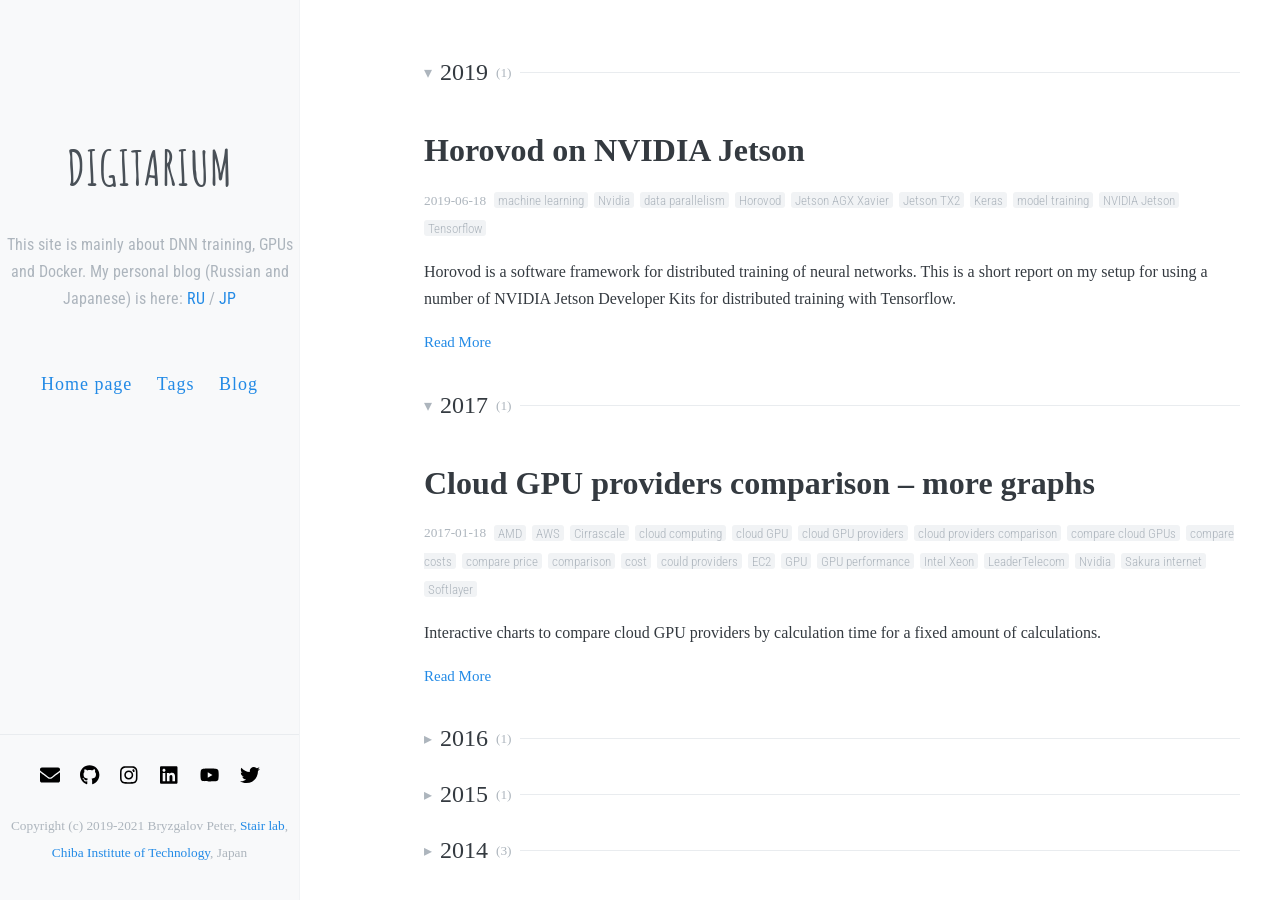
<file: index.html>
<!DOCTYPE html>
<html>
  <head>
  <base href="" />
  <title>Digitarium</title>
    <meta charset="utf-8" />
    <meta content='text/html; charset=utf-8' http-equiv='Content-Type'>
    <meta http-equiv='X-UA-Compatible' content='IE=edge'>
    <meta name='viewport' content='width=device-width, initial-scale=1.0, maximum-scale=1.0'>
    <meta name="description" content="This site is mainly about DNN training, GPUs and Docker." />
    <meta name="author" content="Peter Bryzgalov" />
    <meta property="twitter:title" content="Digitarium" />

  <!-- Async font loading -->
  <link href="https://fonts.googleapis.com/css2?family=Amatic+SC:wght@700&family=Roboto+Condensed:wght@300&display=swap" rel="stylesheet">

  <!--[if lt IE 9]>
    <script src="http://html5shiv.googlecode.com/svn/trunk/html5.js"></script>
  <![endif]-->

  <link rel="stylesheet" type="text/css" href="css/style.css" />
  <link rel="alternate" type="application/rss+xml" title="Digitarium - This site is mainly about DNN training, GPUs and Docker. My personal blog (Russian and Japanese) is <a href='/blog'>here</a>." href="/feed.xml" />
</head>

<body>
  <div class="wrapper-sidebar">
  <header class="sidebar clearfix">
    <div class="site-info">       
      <h1 class="site-name">
      <a href="index.html">Digitarium</a>

      </h1>
      <p class="site-description">This site is mainly about DNN training, GPUs and Docker. 
        My personal blog (Russian and Japanese) is here:
        <a href="blog/ru/index.html">RU</a> / <a href="blog/jp/index.html">JP</a>
    
      </p>
    </div>
  </header>

  <div class="navlist">
    <nav>
      <a href="index.html">Home page</a>
<a href="tags/index.html">Tags</a>
<a href="blog/index.html">Blog</a>

    </nav>
  </div>

  <div class="wrapper-footer-desktop">
    <footer class="footer">
        <!-- Refer to https://codepen.io/ruandre/pen/howFi -->
        <ul class="svg-icon">
        <li><a href="mailto:peterbryz@yahoo.com" class="icon-8 email" title="Email"><svg viewBox="0 0 512 512"><path d="M502.3 190.8c3.9-3.1 9.7-.2 9.7 4.7V400c0 26.5-21.5 48-48 48H48c-26.5 0-48-21.5-48-48V195.6c0-5 5.7-7.8 9.7-4.7 22.4 17.4 52.1 39.5 154.1 113.6 21.1 15.4 56.7 47.8 92.2 47.6 35.7.3 72-32.8 92.3-47.6 102-74.1 131.6-96.3 154-113.7zM256 320c23.2.4 56.6-29.2 73.4-41.4 132.7-96.3 142.8-104.7 173.4-128.7 5.8-4.5 9.2-11.5 9.2-18.9v-19c0-26.5-21.5-48-48-48H48C21.5 64 0 85.5 0 112v19c0 7.4 3.4 14.3 9.2 18.9 30.6 23.9 40.7 32.4 173.4 128.7 16.8 12.2 50.2 41.8 73.4 41.4z"></path></svg><!--[if lt IE 9]><em>Email</em><![endif]--></a></li>
        <li><a href="https://github.com/pyotr777" class="icon-13 github" title="GitHub"><svg viewBox="0 0 512 512"><path d="M165.9 397.4c0 2-2.3 3.6-5.2 3.6-3.3.3-5.6-1.3-5.6-3.6 0-2 2.3-3.6 5.2-3.6 3-.3 5.6 1.3 5.6 3.6zm-31.1-4.5c-.7 2 1.3 4.3 4.3 4.9 2.6 1 5.6 0 6.2-2s-1.3-4.3-4.3-5.2c-2.6-.7-5.5.3-6.2 2.3zm44.2-1.7c-2.9.7-4.9 2.6-4.6 4.9.3 2 2.9 3.3 5.9 2.6 2.9-.7 4.9-2.6 4.6-4.6-.3-1.9-3-3.2-5.9-2.9zM244.8 8C106.1 8 0 113.3 0 252c0 110.9 69.8 205.8 169.5 239.2 12.8 2.3 17.3-5.6 17.3-12.1 0-6.2-.3-40.4-.3-61.4 0 0-70 15-84.7-29.8 0 0-11.4-29.1-27.8-36.6 0 0-22.9-15.7 1.6-15.4 0 0 24.9 2 38.6 25.8 21.9 38.6 58.6 27.5 72.9 20.9 2.3-16 8.8-27.1 16-33.7-55.9-6.2-112.3-14.3-112.3-110.5 0-27.5 7.6-41.3 23.6-58.9-2.6-6.5-11.1-33.3 2.6-67.9 20.9-6.5 69 27 69 27 20-5.6 41.5-8.5 62.8-8.5s42.8 2.9 62.8 8.5c0 0 48.1-33.6 69-27 13.7 34.7 5.2 61.4 2.6 67.9 16 17.7 25.8 31.5 25.8 58.9 0 96.5-58.9 104.2-114.8 110.5 9.2 7.9 17 22.9 17 46.4 0 33.7-.3 75.4-.3 83.6 0 6.5 4.6 14.4 17.3 12.1C428.2 457.8 496 362.9 496 252 496 113.3 383.5 8 244.8 8zM97.2 352.9c-1.3 1-1 3.3.7 5.2 1.6 1.6 3.9 2.3 5.2 1 1.3-1 1-3.3-.7-5.2-1.6-1.6-3.9-2.3-5.2-1zm-10.8-8.1c-.7 1.3.3 2.9 2.3 3.9 1.6 1 3.6.7 4.3-.7.7-1.3-.3-2.9-2.3-3.9-2-.6-3.6-.3-4.3.7zm32.4 35.6c-1.6 1.3-1 4.3 1.3 6.2 2.3 2.3 5.2 2.6 6.5 1 1.3-1.3.7-4.3-1.3-6.2-2.2-2.3-5.2-2.6-6.5-1zm-11.4-14.7c-1.6 1-1.6 3.6 0 5.9 1.6 2.3 4.3 3.3 5.6 2.3 1.6-1.3 1.6-3.9 0-6.2-1.4-2.3-4-3.3-5.6-2z"></path></svg><!--[if lt IE 9]><em>GitHub</em><![endif]--></a></li>
        <li><a href="https://instagram.com/pyotr777" class="icon-15 instagram" title="Instagram"><svg viewBox="0 0 512 512"><g><path d="M224.1 141c-63.6 0-114.9 51.3-114.9 114.9s51.3 114.9 114.9 114.9S339 319.5 339 255.9 287.7 141 224.1 141zm0 189.6c-41.1 0-74.7-33.5-74.7-74.7s33.5-74.7 74.7-74.7 74.7 33.5 74.7 74.7-33.6 74.7-74.7 74.7zm146.4-194.3c0 14.9-12 26.8-26.8 26.8-14.9 0-26.8-12-26.8-26.8s12-26.8 26.8-26.8 26.8 12 26.8 26.8zm76.1 27.2c-1.7-35.9-9.9-67.7-36.2-93.9-26.2-26.2-58-34.4-93.9-36.2-37-2.1-147.9-2.1-184.9 0-35.8 1.7-67.6 9.9-93.9 36.1s-34.4 58-36.2 93.9c-2.1 37-2.1 147.9 0 184.9 1.7 35.9 9.9 67.7 36.2 93.9s58 34.4 93.9 36.2c37 2.1 147.9 2.1 184.9 0 35.9-1.7 67.7-9.9 93.9-36.2 26.2-26.2 34.4-58 36.2-93.9 2.1-37 2.1-147.8 0-184.8zM398.8 388c-7.8 19.6-22.9 34.7-42.6 42.6-29.5 11.7-99.5 9-132.1 9s-102.7 2.6-132.1-9c-19.6-7.8-34.7-22.9-42.6-42.6-11.7-29.5-9-99.5-9-132.1s-2.6-102.7 9-132.1c7.8-19.6 22.9-34.7 42.6-42.6 29.5-11.7 99.5-9 132.1-9s102.7-2.6 132.1 9c19.6 7.8 34.7 22.9 42.6 42.6 11.7 29.5 9 99.5 9 132.1s2.7 102.7-9 132.1z"></path><circle cx="351.5" cy="160.5" r="21.5"></circle></g></svg><!--[if lt IE 9]><em>Instagram</em><![endif]--></a></li>
        <li><a href="https://www.linkedin.com/in/peter-bryzgalov-8794458a" class="icon-17 linkedin" title="LinkedIn"><svg viewBox="0 0 512 512"><path d="M416 32H31.9C14.3 32 0 46.5 0 64.3v383.4C0 465.5 14.3 480 31.9 480H416c17.6 0 32-14.5 32-32.3V64.3c0-17.8-14.4-32.3-32-32.3zM135.4 416H69V202.2h66.5V416zm-33.2-243c-21.3 0-38.5-17.3-38.5-38.5S80.9 96 102.2 96c21.2 0 38.5 17.3 38.5 38.5 0 21.3-17.2 38.5-38.5 38.5zm282.1 243h-66.4V312c0-24.8-.5-56.7-34.5-56.7-34.6 0-39.9 27-39.9 54.9V416h-66.4V202.2h63.7v29.2h.9c8.9-16.8 30.6-34.5 62.9-34.5 67.2 0 79.7 44.3 79.7 101.9V416z"></path></svg><!--[if lt IE 9]><em>LinkedIn</em><![endif]--></a></li>
        <li><a href="https://youtube.com/pyotr777" class="icon-28 youtube" title="YouTube"><svg viewBox="0 0 600 512"><path d="M549.655 124.083c-6.281-23.65-24.787-42.276-48.284-48.597C458.781 64 288 64 288 64S117.22 64 74.629 75.486c-23.497 6.322-42.003 24.947-48.284 48.597-11.412 42.867-11.412 132.305-11.412 132.305s0 89.438 11.412 132.305c6.281 23.65 24.787 41.5 48.284 47.821C117.22 448 288 448 288 448s170.78 0 213.371-11.486c23.497-6.321 42.003-24.171 48.284-47.821 11.412-42.867 11.412-132.305 11.412-132.305s0-89.438-11.412-132.305zm-317.51 213.508V175.185l142.739 81.205-142.739 81.201z"></path></svg><!--[if lt IE 9]><em>YouTube</em><![endif]--></a></li>
        <li><a href="https://www.twitter.com/pyotr777" class="icon-26 twitter" title="Twitter"><svg viewBox="0 0 512 512"><path d="M459.37 151.716c.325 4.548.325 9.097.325 13.645 0 138.72-105.583 298.558-298.558 298.558-59.452 0-114.68-17.219-161.137-47.106 8.447.974 16.568 1.299 25.34 1.299 49.055 0 94.213-16.568 130.274-44.832-46.132-.975-84.792-31.188-98.112-72.772 6.498.974 12.995 1.624 19.818 1.624 9.421 0 18.843-1.3 27.614-3.573-48.081-9.747-84.143-51.98-84.143-102.985v-1.299c13.969 7.797 30.214 12.67 47.431 13.319-28.264-18.843-46.781-51.005-46.781-87.391 0-19.492 5.197-37.36 14.294-52.954 51.655 63.675 129.3 105.258 216.365 109.807-1.624-7.797-2.599-15.918-2.599-24.04 0-57.828 46.782-104.934 104.934-104.934 30.213 0 57.502 12.67 76.67 33.137 23.715-4.548 46.456-13.32 66.599-25.34-7.798 24.366-24.366 44.833-46.132 57.827 21.117-2.273 41.584-8.122 60.426-16.243-14.292 20.791-32.161 39.308-52.628 54.253z"></path></svg><!--[if lt IE 9]><em>Twitter</em><![endif]--></a></li>
        </ul>

        <p align="center">
          <!-- Default Statcounter code for Digitarium
          http://digitarium.cc -->
          <script type="text/javascript">
          var sc_project=13338202; 
          var sc_invisible=0; 
          var sc_security="b425535b"; 
          var scJsHost = "https://";
          document.write("<sc"+"ript type='text/javascript' src='" +
          scJsHost+
          "statcounter.com/counter/counter.js'></"+"script>");
          </script>
          <noscript><div class="statcounter"><a title="Web Analytics"
          href="https://statcounter.com/" target="_blank"><img
          class="statcounter"
          src="https://c.statcounter.com/13338202/0/b425535b/0/"
          alt="Web Analytics"
          referrerPolicy="no-referrer-when-downgrade"></a></div></noscript>
          <!-- End of Statcounter Code -->
        </p>
        <p>Copyright (c) 2019-2021 Bryzgalov Peter, <a href="https://stair.center" target="_blank">Stair lab</a>, <a href="http://www.it-chiba.ac.jp" target="_blank">Chiba Institute of Technology</a>, Japan</p>
    </footer>
  </div>
</div>  

  <div id="main" class="wrapper-content">

    <div class="posts">
  <details class="year" open>
    <summary>2019 <span class="count">(1)</span></summary>
  <article class="post">
    <h1>
      <a href="horovod-on-nvidia-jetson/index.html">Horovod on NVIDIA Jetson</a>
    </h1>
    <div class="meta">
      <span class="date">
        2019-06-18
      </span>
      <ul class="tag">
        <li><a href="tags/index.html#machine%20learning">machine learning</a></li>
        <li><a href="tags/index.html#Nvidia">Nvidia</a></li>
        <li><a href="tags/index.html#data%20parallelism">data parallelism</a></li>
        <li><a href="tags/index.html#Horovod">Horovod</a></li>
        <li><a href="tags/index.html#Jetson%20AGX%20Xavier">Jetson AGX Xavier</a></li>
        <li><a href="tags/index.html#Jetson%20TX2">Jetson TX2</a></li>
        <li><a href="tags/index.html#Keras">Keras</a></li>
        <li><a href="tags/index.html#model%20training">model training</a></li>
        <li><a href="tags/index.html#NVIDIA%20Jetson">NVIDIA Jetson</a></li>
        <li><a href="tags/index.html#Tensorflow">Tensorflow</a></li>
      </ul>
    </div>
    <div class="entry">
      <p>Horovod is a software framework for distributed training of neural networks. This is a short report on my setup for using a number of NVIDIA Jetson Developer Kits for distributed training with Tensorflow.</p>
    </div>
    <a href="horovod-on-nvidia-jetson/index.html" class="read-more">Read More</a>
  </article>

  </details>
  <details class="year" open>
    <summary>2017 <span class="count">(1)</span></summary>
  <article class="post">
    <h1>
      <a href="cloud-gpu-providers-more-graphs/index.html">Cloud GPU  providers comparison – more graphs</a>
    </h1>
    <div class="meta">
      <span class="date">
        2017-01-18
      </span>
      <ul class="tag">
        <li><a href="tags/index.html#AMD">AMD</a></li>
        <li><a href="tags/index.html#AWS">AWS</a></li>
        <li><a href="tags/index.html#Cirrascale">Cirrascale</a></li>
        <li><a href="tags/index.html#cloud%20computing">cloud computing</a></li>
        <li><a href="tags/index.html#cloud%20GPU">cloud GPU</a></li>
        <li><a href="tags/index.html#cloud%20GPU%20providers">cloud GPU providers</a></li>
        <li><a href="tags/index.html#cloud%20providers%20comparison">cloud providers comparison</a></li>
        <li><a href="tags/index.html#compare%20cloud%20GPUs">compare cloud GPUs</a></li>
        <li><a href="tags/index.html#compare%20costs">compare costs</a></li>
        <li><a href="tags/index.html#compare%20price">compare price</a></li>
        <li><a href="tags/index.html#comparison">comparison</a></li>
        <li><a href="tags/index.html#cost">cost</a></li>
        <li><a href="tags/index.html#could%20providers">could providers</a></li>
        <li><a href="tags/index.html#EC2">EC2</a></li>
        <li><a href="tags/index.html#GPU">GPU</a></li>
        <li><a href="tags/index.html#GPU%20performance">GPU performance</a></li>
        <li><a href="tags/index.html#Intel%20Xeon">Intel Xeon</a></li>
        <li><a href="tags/index.html#LeaderTelecom">LeaderTelecom</a></li>
        <li><a href="tags/index.html#Nvidia">Nvidia</a></li>
        <li><a href="tags/index.html#Sakura%20internet">Sakura internet</a></li>
        <li><a href="tags/index.html#Softlayer">Softlayer</a></li>
      </ul>
    </div>
    <div class="entry">
      <p>Interactive charts to compare cloud GPU providers by calculation time for a fixed amount of calculations.</p>
    </div>
    <a href="cloud-gpu-providers-more-graphs/index.html" class="read-more">Read More</a>
  </article>

  </details>
  <details class="year">
    <summary>2016 <span class="count">(1)</span></summary>
  <article class="post">
    <h1>
      <a href="cloud-gpu-providers-comparison/index.html">Cloud GPU  providers comparison</a>
    </h1>
    <div class="meta">
      <span class="date">
        2016-11-21
      </span>
      <ul class="tag">
        <li><a href="tags/index.html#AMD">AMD</a></li>
        <li><a href="tags/index.html#AWS">AWS</a></li>
        <li><a href="tags/index.html#Cirrascale">Cirrascale</a></li>
        <li><a href="tags/index.html#cloud">cloud</a></li>
        <li><a href="tags/index.html#cloud%20computing">cloud computing</a></li>
        <li><a href="tags/index.html#cloud%20GPU">cloud GPU</a></li>
        <li><a href="tags/index.html#cloud%20GPU%20providers">cloud GPU providers</a></li>
        <li><a href="tags/index.html#cloud%20providers%20comparison">cloud providers comparison</a></li>
        <li><a href="tags/index.html#compare%20cloud%20GPUs">compare cloud GPUs</a></li>
        <li><a href="tags/index.html#compare%20costs">compare costs</a></li>
        <li><a href="tags/index.html#compare%20price">compare price</a></li>
        <li><a href="tags/index.html#EC2">EC2</a></li>
        <li><a href="tags/index.html#GPU">GPU</a></li>
        <li><a href="tags/index.html#GPU%20performance">GPU performance</a></li>
        <li><a href="tags/index.html#Intel%20Xeon">Intel Xeon</a></li>
        <li><a href="tags/index.html#LeaderTelecom">LeaderTelecom</a></li>
        <li><a href="tags/index.html#machine%20learning">machine learning</a></li>
        <li><a href="tags/index.html#Nvidia">Nvidia</a></li>
        <li><a href="tags/index.html#Sakura%20internet">Sakura internet</a></li>
        <li><a href="tags/index.html#Softlayer">Softlayer</a></li>
      </ul>
    </div>
    <div class="entry">
      <p>Interactive charts for comparing cloud GPU offers by cost and performance.</p>
    </div>
    <a href="cloud-gpu-providers-comparison/index.html" class="read-more">Read More</a>
  </article>

  </details>
  <details class="year">
    <summary>2015 <span class="count">(1)</span></summary>
  <article class="post">
    <h1>
      <a href="bash-expanding-variables-in-text/index.html">Bash: Expanding variables and commands in text</a>
    </h1>
    <div class="meta">
      <span class="date">
        2015-10-15
      </span>
      <ul class="tag">
        <li><a href="tags/index.html#bash">bash</a></li>
        <li><a href="tags/index.html#expand%20variables">expand variables</a></li>
      </ul>
    </div>
    <div class="entry">
      <p>How to use template files in bash.</p>
    </div>
    <a href="bash-expanding-variables-in-text/index.html" class="read-more">Read More</a>
  </article>

  </details>
  <details class="year">
    <summary>2014 <span class="count">(3)</span></summary>
  <article class="post">
    <h1>
      <a href="docker-ecosystem/index.html">Docker ecosystem</a>
    </h1>
    <div class="meta">
      <span class="date">
        2014-09-10
      </span>
      <ul class="tag">
        <li><a href="tags/index.html#Docker">Docker</a></li>
        <li><a href="tags/index.html#networking">networking</a></li>
        <li><a href="tags/index.html#ahab">ahab</a></li>
        <li><a href="tags/index.html#cAdvisor">cAdvisor</a></li>
        <li><a href="tags/index.html#Centurion">Centurion</a></li>
        <li><a href="tags/index.html#chart">chart</a></li>
        <li><a href="tags/index.html#Consul">Consul</a></li>
        <li><a href="tags/index.html#CoreOS">CoreOS</a></li>
        <li><a href="tags/index.html#data%20management">data management</a></li>
        <li><a href="tags/index.html#Datakit">Datakit</a></li>
        <li><a href="tags/index.html#diagram">diagram</a></li>
        <li><a href="tags/index.html#Docker%20ecosystem">Docker ecosystem</a></li>
        <li><a href="tags/index.html#docker%20IAAS">docker IAAS</a></li>
        <li><a href="tags/index.html#Docker%20Machine">Docker Machine</a></li>
        <li><a href="tags/index.html#Docker%20swarm">Docker swarm</a></li>
        <li><a href="tags/index.html#ecosystem">ecosystem</a></li>
        <li><a href="tags/index.html#etcd">etcd</a></li>
        <li><a href="tags/index.html#Flannel">Flannel</a></li>
        <li><a href="tags/index.html#fleet">fleet</a></li>
        <li><a href="tags/index.html#geard">geard</a></li>
        <li><a href="tags/index.html#Helios">Helios</a></li>
        <li><a href="tags/index.html#InfraKit">InfraKit</a></li>
        <li><a href="tags/index.html#kubernetes">kubernetes</a></li>
        <li><a href="tags/index.html#Marathon">Marathon</a></li>
        <li><a href="tags/index.html#Mesos">Mesos</a></li>
        <li><a href="tags/index.html#monitoring">monitoring</a></li>
        <li><a href="tags/index.html#New%20Relic">New Relic</a></li>
        <li><a href="tags/index.html#Nomad">Nomad</a></li>
        <li><a href="tags/index.html#Openshift%20Origin">Openshift Origin</a></li>
        <li><a href="tags/index.html#orchestration">orchestration</a></li>
        <li><a href="tags/index.html#OS">OS</a></li>
        <li><a href="tags/index.html#Panamax">Panamax</a></li>
        <li><a href="tags/index.html#powerstrip">powerstrip</a></li>
        <li><a href="tags/index.html#Project%20Atomic">Project Atomic</a></li>
        <li><a href="tags/index.html#Prometheus">Prometheus</a></li>
        <li><a href="tags/index.html#rancher">rancher</a></li>
        <li><a href="tags/index.html#Rancher%20OS">Rancher OS</a></li>
        <li><a href="tags/index.html#scheme">scheme</a></li>
        <li><a href="tags/index.html#Scout">Scout</a></li>
        <li><a href="tags/index.html#Serf">Serf</a></li>
        <li><a href="tags/index.html#service%20discovery">service discovery</a></li>
        <li><a href="tags/index.html#Shipyard">Shipyard</a></li>
        <li><a href="tags/index.html#Signal%20fx">Signal fx</a></li>
        <li><a href="tags/index.html#Stackato">Stackato</a></li>
        <li><a href="tags/index.html#StackEngine">StackEngine</a></li>
        <li><a href="tags/index.html#SwarmKit">SwarmKit</a></li>
        <li><a href="tags/index.html#Sysdig%20cloud">Sysdig cloud</a></li>
        <li><a href="tags/index.html#wagl">wagl</a></li>
      </ul>
    </div>
    <div class="entry">
      <p>A chart with a structure of Docker-related tools organised by their functionality.</p>
    </div>
    <a href="docker-ecosystem/index.html" class="read-more">Read More</a>
  </article>

  <article class="post">
    <h1>
      <a href="connect-virtualbox-vms/index.html">Connect VirtualBox VMs</a>
    </h1>
    <div class="meta">
      <span class="date">
        2014-06-20
      </span>
      <ul class="tag">
        <li><a href="tags/index.html#networking">networking</a></li>
        <li><a href="tags/index.html#ip">ip</a></li>
        <li><a href="tags/index.html#virtual%20machine">virtual machine</a></li>
        <li><a href="tags/index.html#VirtualBox">VirtualBox</a></li>
      </ul>
    </div>
    <div class="entry">
      <p>Here is a way to set up networking in VirtualBox VMs so, that VMs can see each other and also the Internet.</p>
    </div>
    <a href="connect-virtualbox-vms/index.html" class="read-more">Read More</a>
  </article>

  <article class="post">
    <h1>
      <a href="docker-network-performance/index.html">Docker network performance</a>
    </h1>
    <div class="meta">
      <span class="date">
        2014-06-16
      </span>
      <ul class="tag">
        <li><a href="tags/index.html#communication">communication</a></li>
        <li><a href="tags/index.html#containers">containers</a></li>
        <li><a href="tags/index.html#Docker">Docker</a></li>
        <li><a href="tags/index.html#network%20performance">network performance</a></li>
        <li><a href="tags/index.html#networking">networking</a></li>
      </ul>
    </div>
    <div class="entry">
      <p>Here are some results of testing performance of different <a href="http://docker.com" target="_blank" title="An open platform for developers and sysadmins">Docker</a> Inter Container Communication (ICC) techniques.</p>
    </div>
    <a href="docker-network-performance/index.html" class="read-more">Read More</a>
  </article>

  </details>
</div>



  </div>

</body>
</html>
</file>
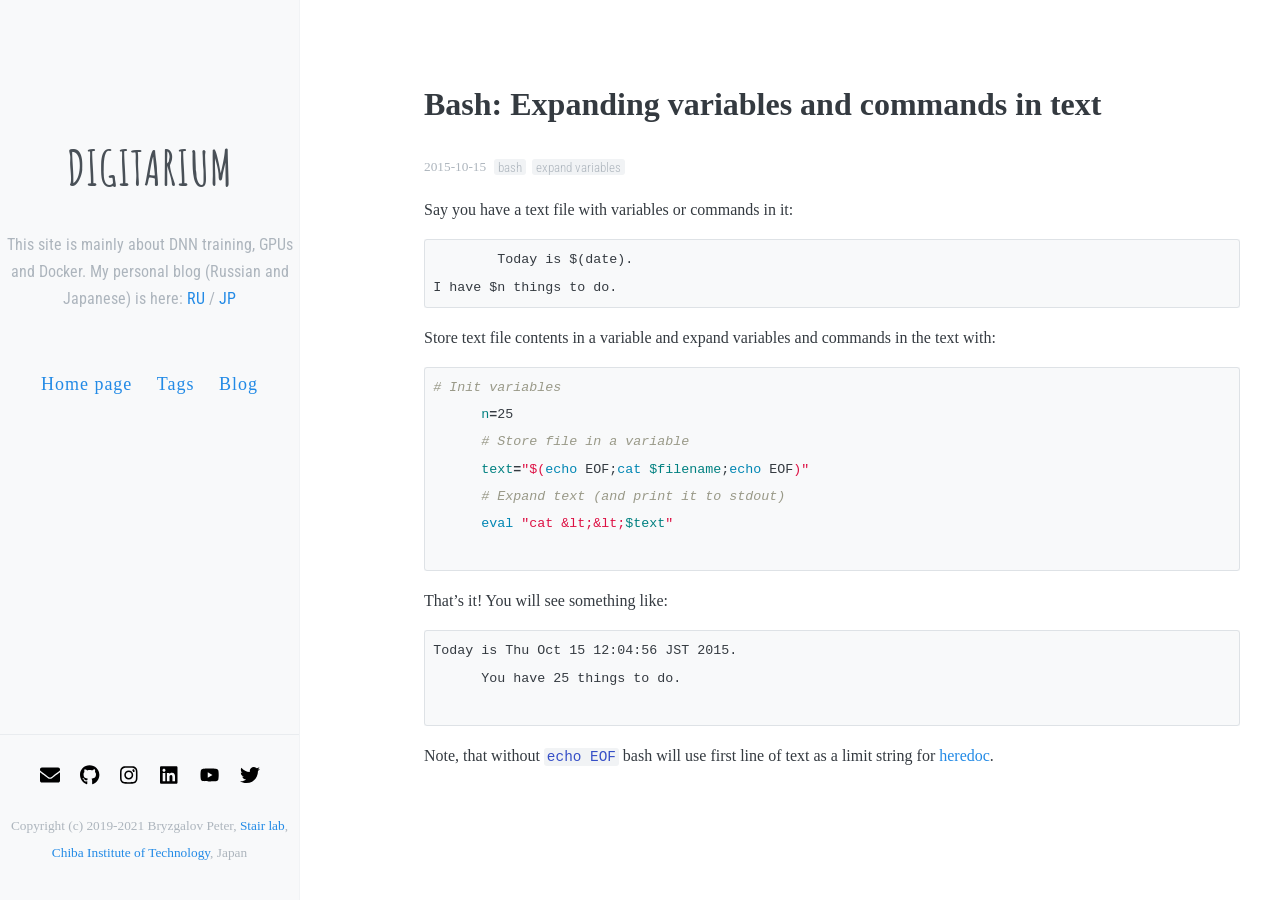
<file: bash-expanding-variables-in-text/index.html>
<!DOCTYPE html>
<html>
  <head>
  <base href="" />
  <title>Bash: Expanding variables and commands in text</title>
    <meta charset="utf-8" />
    <meta content='text/html; charset=utf-8' http-equiv='Content-Type'>
    <meta http-equiv='X-UA-Compatible' content='IE=edge'>
    <meta name='viewport' content='width=device-width, initial-scale=1.0, maximum-scale=1.0'>
    <meta name="description" content="How to use template files in bash." />
    <meta name="author" content="Peter Bryzgalov" />
    <meta name="section" content="main" />
    <meta name="keywords" content="bash, expand variables" />
    <meta property="twitter:title" content="Bash: Expanding variables and commands in text" />

  <!-- Async font loading -->
  <link href="https://fonts.googleapis.com/css2?family=Amatic+SC:wght@700&family=Roboto+Condensed:wght@300&display=swap" rel="stylesheet">

  <!--[if lt IE 9]>
    <script src="http://html5shiv.googlecode.com/svn/trunk/html5.js"></script>
  <![endif]-->

  <link rel="stylesheet" type="text/css" href="../css/style.css" />
  <link rel="alternate" type="application/rss+xml" title="Digitarium - This site is mainly about DNN training, GPUs and Docker. My personal blog (Russian and Japanese) is <a href='/blog'>here</a>." href="/feed.xml" />
</head>

<body>
  <div class="wrapper-sidebar">
  <header class="sidebar clearfix">
    <div class="site-info">       
      <h1 class="site-name">
      <a href="../index.html">Digitarium</a>

      </h1>
      <p class="site-description">This site is mainly about DNN training, GPUs and Docker. 
        My personal blog (Russian and Japanese) is here:
        <a href="../blog/ru/index.html">RU</a> / <a href="../blog/jp/index.html">JP</a>
    
      </p>
    </div>
  </header>

  <div class="navlist">
    <nav>
      <a href="../index.html">Home page</a>
<a href="../tags/index.html">Tags</a>
<a href="../blog/index.html">Blog</a>

    </nav>
  </div>

  <div class="wrapper-footer-desktop">
    <footer class="footer">
        <!-- Refer to https://codepen.io/ruandre/pen/howFi -->
        <ul class="svg-icon">
        <li><a href="mailto:peterbryz@yahoo.com" class="icon-8 email" title="Email"><svg viewBox="0 0 512 512"><path d="M502.3 190.8c3.9-3.1 9.7-.2 9.7 4.7V400c0 26.5-21.5 48-48 48H48c-26.5 0-48-21.5-48-48V195.6c0-5 5.7-7.8 9.7-4.7 22.4 17.4 52.1 39.5 154.1 113.6 21.1 15.4 56.7 47.8 92.2 47.6 35.7.3 72-32.8 92.3-47.6 102-74.1 131.6-96.3 154-113.7zM256 320c23.2.4 56.6-29.2 73.4-41.4 132.7-96.3 142.8-104.7 173.4-128.7 5.8-4.5 9.2-11.5 9.2-18.9v-19c0-26.5-21.5-48-48-48H48C21.5 64 0 85.5 0 112v19c0 7.4 3.4 14.3 9.2 18.9 30.6 23.9 40.7 32.4 173.4 128.7 16.8 12.2 50.2 41.8 73.4 41.4z"></path></svg><!--[if lt IE 9]><em>Email</em><![endif]--></a></li>
        <li><a href="https://github.com/pyotr777" class="icon-13 github" title="GitHub"><svg viewBox="0 0 512 512"><path d="M165.9 397.4c0 2-2.3 3.6-5.2 3.6-3.3.3-5.6-1.3-5.6-3.6 0-2 2.3-3.6 5.2-3.6 3-.3 5.6 1.3 5.6 3.6zm-31.1-4.5c-.7 2 1.3 4.3 4.3 4.9 2.6 1 5.6 0 6.2-2s-1.3-4.3-4.3-5.2c-2.6-.7-5.5.3-6.2 2.3zm44.2-1.7c-2.9.7-4.9 2.6-4.6 4.9.3 2 2.9 3.3 5.9 2.6 2.9-.7 4.9-2.6 4.6-4.6-.3-1.9-3-3.2-5.9-2.9zM244.8 8C106.1 8 0 113.3 0 252c0 110.9 69.8 205.8 169.5 239.2 12.8 2.3 17.3-5.6 17.3-12.1 0-6.2-.3-40.4-.3-61.4 0 0-70 15-84.7-29.8 0 0-11.4-29.1-27.8-36.6 0 0-22.9-15.7 1.6-15.4 0 0 24.9 2 38.6 25.8 21.9 38.6 58.6 27.5 72.9 20.9 2.3-16 8.8-27.1 16-33.7-55.9-6.2-112.3-14.3-112.3-110.5 0-27.5 7.6-41.3 23.6-58.9-2.6-6.5-11.1-33.3 2.6-67.9 20.9-6.5 69 27 69 27 20-5.6 41.5-8.5 62.8-8.5s42.8 2.9 62.8 8.5c0 0 48.1-33.6 69-27 13.7 34.7 5.2 61.4 2.6 67.9 16 17.7 25.8 31.5 25.8 58.9 0 96.5-58.9 104.2-114.8 110.5 9.2 7.9 17 22.9 17 46.4 0 33.7-.3 75.4-.3 83.6 0 6.5 4.6 14.4 17.3 12.1C428.2 457.8 496 362.9 496 252 496 113.3 383.5 8 244.8 8zM97.2 352.9c-1.3 1-1 3.3.7 5.2 1.6 1.6 3.9 2.3 5.2 1 1.3-1 1-3.3-.7-5.2-1.6-1.6-3.9-2.3-5.2-1zm-10.8-8.1c-.7 1.3.3 2.9 2.3 3.9 1.6 1 3.6.7 4.3-.7.7-1.3-.3-2.9-2.3-3.9-2-.6-3.6-.3-4.3.7zm32.4 35.6c-1.6 1.3-1 4.3 1.3 6.2 2.3 2.3 5.2 2.6 6.5 1 1.3-1.3.7-4.3-1.3-6.2-2.2-2.3-5.2-2.6-6.5-1zm-11.4-14.7c-1.6 1-1.6 3.6 0 5.9 1.6 2.3 4.3 3.3 5.6 2.3 1.6-1.3 1.6-3.9 0-6.2-1.4-2.3-4-3.3-5.6-2z"></path></svg><!--[if lt IE 9]><em>GitHub</em><![endif]--></a></li>
        <li><a href="https://instagram.com/pyotr777" class="icon-15 instagram" title="Instagram"><svg viewBox="0 0 512 512"><g><path d="M224.1 141c-63.6 0-114.9 51.3-114.9 114.9s51.3 114.9 114.9 114.9S339 319.5 339 255.9 287.7 141 224.1 141zm0 189.6c-41.1 0-74.7-33.5-74.7-74.7s33.5-74.7 74.7-74.7 74.7 33.5 74.7 74.7-33.6 74.7-74.7 74.7zm146.4-194.3c0 14.9-12 26.8-26.8 26.8-14.9 0-26.8-12-26.8-26.8s12-26.8 26.8-26.8 26.8 12 26.8 26.8zm76.1 27.2c-1.7-35.9-9.9-67.7-36.2-93.9-26.2-26.2-58-34.4-93.9-36.2-37-2.1-147.9-2.1-184.9 0-35.8 1.7-67.6 9.9-93.9 36.1s-34.4 58-36.2 93.9c-2.1 37-2.1 147.9 0 184.9 1.7 35.9 9.9 67.7 36.2 93.9s58 34.4 93.9 36.2c37 2.1 147.9 2.1 184.9 0 35.9-1.7 67.7-9.9 93.9-36.2 26.2-26.2 34.4-58 36.2-93.9 2.1-37 2.1-147.8 0-184.8zM398.8 388c-7.8 19.6-22.9 34.7-42.6 42.6-29.5 11.7-99.5 9-132.1 9s-102.7 2.6-132.1-9c-19.6-7.8-34.7-22.9-42.6-42.6-11.7-29.5-9-99.5-9-132.1s-2.6-102.7 9-132.1c7.8-19.6 22.9-34.7 42.6-42.6 29.5-11.7 99.5-9 132.1-9s102.7-2.6 132.1 9c19.6 7.8 34.7 22.9 42.6 42.6 11.7 29.5 9 99.5 9 132.1s2.7 102.7-9 132.1z"></path><circle cx="351.5" cy="160.5" r="21.5"></circle></g></svg><!--[if lt IE 9]><em>Instagram</em><![endif]--></a></li>
        <li><a href="https://www.linkedin.com/in/peter-bryzgalov-8794458a" class="icon-17 linkedin" title="LinkedIn"><svg viewBox="0 0 512 512"><path d="M416 32H31.9C14.3 32 0 46.5 0 64.3v383.4C0 465.5 14.3 480 31.9 480H416c17.6 0 32-14.5 32-32.3V64.3c0-17.8-14.4-32.3-32-32.3zM135.4 416H69V202.2h66.5V416zm-33.2-243c-21.3 0-38.5-17.3-38.5-38.5S80.9 96 102.2 96c21.2 0 38.5 17.3 38.5 38.5 0 21.3-17.2 38.5-38.5 38.5zm282.1 243h-66.4V312c0-24.8-.5-56.7-34.5-56.7-34.6 0-39.9 27-39.9 54.9V416h-66.4V202.2h63.7v29.2h.9c8.9-16.8 30.6-34.5 62.9-34.5 67.2 0 79.7 44.3 79.7 101.9V416z"></path></svg><!--[if lt IE 9]><em>LinkedIn</em><![endif]--></a></li>
        <li><a href="https://youtube.com/pyotr777" class="icon-28 youtube" title="YouTube"><svg viewBox="0 0 600 512"><path d="M549.655 124.083c-6.281-23.65-24.787-42.276-48.284-48.597C458.781 64 288 64 288 64S117.22 64 74.629 75.486c-23.497 6.322-42.003 24.947-48.284 48.597-11.412 42.867-11.412 132.305-11.412 132.305s0 89.438 11.412 132.305c6.281 23.65 24.787 41.5 48.284 47.821C117.22 448 288 448 288 448s170.78 0 213.371-11.486c23.497-6.321 42.003-24.171 48.284-47.821 11.412-42.867 11.412-132.305 11.412-132.305s0-89.438-11.412-132.305zm-317.51 213.508V175.185l142.739 81.205-142.739 81.201z"></path></svg><!--[if lt IE 9]><em>YouTube</em><![endif]--></a></li>
        <li><a href="https://www.twitter.com/pyotr777" class="icon-26 twitter" title="Twitter"><svg viewBox="0 0 512 512"><path d="M459.37 151.716c.325 4.548.325 9.097.325 13.645 0 138.72-105.583 298.558-298.558 298.558-59.452 0-114.68-17.219-161.137-47.106 8.447.974 16.568 1.299 25.34 1.299 49.055 0 94.213-16.568 130.274-44.832-46.132-.975-84.792-31.188-98.112-72.772 6.498.974 12.995 1.624 19.818 1.624 9.421 0 18.843-1.3 27.614-3.573-48.081-9.747-84.143-51.98-84.143-102.985v-1.299c13.969 7.797 30.214 12.67 47.431 13.319-28.264-18.843-46.781-51.005-46.781-87.391 0-19.492 5.197-37.36 14.294-52.954 51.655 63.675 129.3 105.258 216.365 109.807-1.624-7.797-2.599-15.918-2.599-24.04 0-57.828 46.782-104.934 104.934-104.934 30.213 0 57.502 12.67 76.67 33.137 23.715-4.548 46.456-13.32 66.599-25.34-7.798 24.366-24.366 44.833-46.132 57.827 21.117-2.273 41.584-8.122 60.426-16.243-14.292 20.791-32.161 39.308-52.628 54.253z"></path></svg><!--[if lt IE 9]><em>Twitter</em><![endif]--></a></li>
        </ul>

        <p align="center">
          <!-- Default Statcounter code for Digitarium
          http://digitarium.cc -->
          <script type="text/javascript">
          var sc_project=13338202; 
          var sc_invisible=0; 
          var sc_security="b425535b"; 
          var scJsHost = "https://";
          document.write("<sc"+"ript type='text/javascript' src='" +
          scJsHost+
          "statcounter.com/counter/counter.js'></"+"script>");
          </script>
          <noscript><div class="statcounter"><a title="Web Analytics"
          href="https://statcounter.com/" target="_blank"><img
          class="statcounter"
          src="https://c.statcounter.com/13338202/0/b425535b/0/"
          alt="Web Analytics"
          referrerPolicy="no-referrer-when-downgrade"></a></div></noscript>
          <!-- End of Statcounter Code -->
        </p>
        <p>Copyright (c) 2019-2021 Bryzgalov Peter, <a href="https://stair.center" target="_blank">Stair lab</a>, <a href="http://www.it-chiba.ac.jp" target="_blank">Chiba Institute of Technology</a>, Japan</p>
    </footer>
  </div>
</div>  

  <div id="main" class="wrapper-content">

    <h1>Bash: Expanding variables and commands in text</h1>
      <span class="date">
          2015-10-15
      </span>
  <span class="posts">
  <ul class="tag">
    <li><a href="../tags/index.html#bash">bash</a></li>
    <li><a href="../tags/index.html#expand%20variables">expand variables</a></li>
  </ul>
</span>



      <p>Say you have a text file with variables or commands in it:</p>

      <div class="language-text highlighter-rouge"><div class="highlight"><pre class="highlight">
        <code>Today is $(date).
I have $n things to do.</code></pre></div></div>

      <p>Store text file contents in a variable and expand variables and commands in the text with:</p>

      <div class="language-bash highlighter-rouge"><div class="highlight"><pre class="highlight"><code><span class="c"># Init variables</span>
      <span class="nv">n</span><span class="o">=</span>25
      <span class="c"># Store file in a variable</span>
      <span class="nv">text</span><span class="o">=</span><span class="s2">"</span><span class="si">$(</span><span class="nb">echo </span>EOF<span class="p">;</span><span class="nb">cat</span> <span class="nv">$filename</span><span class="p">;</span><span class="nb">echo </span>EOF<span class="si">)</span><span class="s2">"</span>
      <span class="c"># Expand text (and print it to stdout)</span>
      <span class="nb">eval</span> <span class="s2">"cat &amp;lt;&amp;lt;</span><span class="nv">$text</span><span class="s2">"</span>
      </code></pre></div></div>

      <p>That’s it! You will see something like:</p>

      <div class="language-text highlighter-rouge"><div class="highlight"><pre class="highlight"><code>Today is Thu Oct 15 12:04:56 JST 2015.
      You have 25 things to do.
      </code></pre></div></div>

      <p>Note, that without <code class="language-plaintext highlighter-rouge">echo EOF</code> bash will use first line of text as a limit string for <a href="http://tldp.org/LDP/abs/html/here-docs.html" target="_blank">heredoc</a>.</p>
  </div>
</body>
</html>
</file>
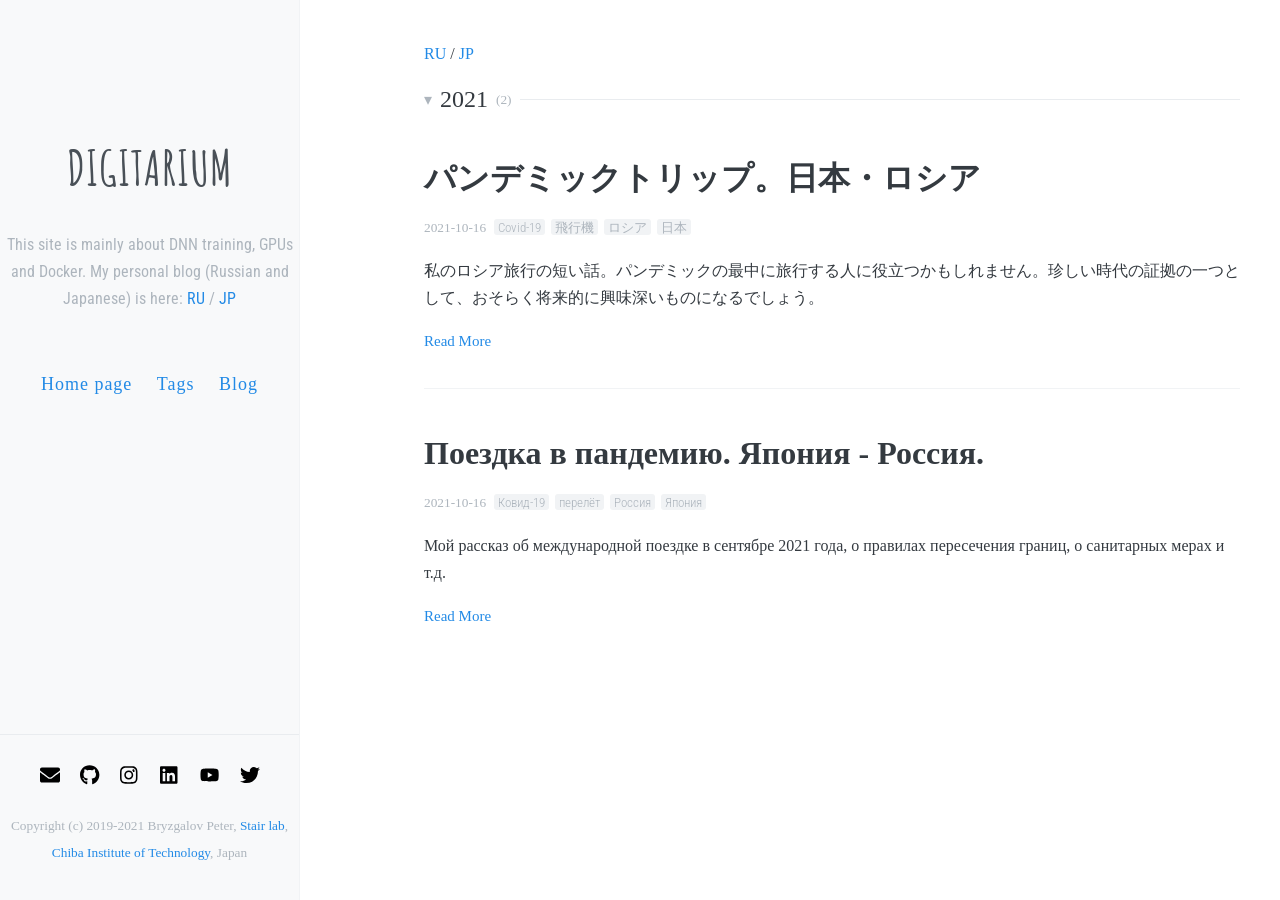
<file: blog/index.html>
<!DOCTYPE html>
<html>
  <head>
  <base href="" />
  <title>Personal Blog – Digitarium</title>
    <meta charset="utf-8" />
    <meta content='text/html; charset=utf-8' http-equiv='Content-Type'>
    <meta http-equiv='X-UA-Compatible' content='IE=edge'>
    <meta name='viewport' content='width=device-width, initial-scale=1.0, maximum-scale=1.0'>
    <meta name="description" content="Personal blog in Russian and Japanese." />
    <meta name="author" content="Peter Bryzgalov" />
    <meta property="twitter:title" content="Personal Blog" />

  <!-- Async font loading -->
  <link href="https://fonts.googleapis.com/css2?family=Amatic+SC:wght@700&family=Roboto+Condensed:wght@300&display=swap" rel="stylesheet">

  <!--[if lt IE 9]>
    <script src="http://html5shiv.googlecode.com/svn/trunk/html5.js"></script>
  <![endif]-->

  <link rel="stylesheet" type="text/css" href="../css/style.css" />
  <link rel="alternate" type="application/rss+xml" title="Digitarium - This site is mainly about DNN training, GPUs and Docker. My personal blog (Russian and Japanese) is <a href='/blog'>here</a>." href="/feed.xml" />
</head>

<body>
  <div class="wrapper-sidebar">
  <header class="sidebar clearfix">
    <div class="site-info">       
      <h1 class="site-name">
      <a href="../index.html">Digitarium</a>

      </h1>
      <p class="site-description">This site is mainly about DNN training, GPUs and Docker. 
        My personal blog (Russian and Japanese) is here:
        <a href="../blog/ru/index.html">RU</a> / <a href="../blog/jp/index.html">JP</a>
    
      </p>
    </div>
  </header>

  <div class="navlist">
    <nav>
      <a href="../index.html">Home page</a>
<a href="../tags/index.html">Tags</a>
<a href="../blog/index.html">Blog</a>

    </nav>
  </div>

  <div class="wrapper-footer-desktop">
    <footer class="footer">
        <!-- Refer to https://codepen.io/ruandre/pen/howFi -->
        <ul class="svg-icon">
        <li><a href="mailto:peterbryz@yahoo.com" class="icon-8 email" title="Email"><svg viewBox="0 0 512 512"><path d="M502.3 190.8c3.9-3.1 9.7-.2 9.7 4.7V400c0 26.5-21.5 48-48 48H48c-26.5 0-48-21.5-48-48V195.6c0-5 5.7-7.8 9.7-4.7 22.4 17.4 52.1 39.5 154.1 113.6 21.1 15.4 56.7 47.8 92.2 47.6 35.7.3 72-32.8 92.3-47.6 102-74.1 131.6-96.3 154-113.7zM256 320c23.2.4 56.6-29.2 73.4-41.4 132.7-96.3 142.8-104.7 173.4-128.7 5.8-4.5 9.2-11.5 9.2-18.9v-19c0-26.5-21.5-48-48-48H48C21.5 64 0 85.5 0 112v19c0 7.4 3.4 14.3 9.2 18.9 30.6 23.9 40.7 32.4 173.4 128.7 16.8 12.2 50.2 41.8 73.4 41.4z"></path></svg><!--[if lt IE 9]><em>Email</em><![endif]--></a></li>
        <li><a href="https://github.com/pyotr777" class="icon-13 github" title="GitHub"><svg viewBox="0 0 512 512"><path d="M165.9 397.4c0 2-2.3 3.6-5.2 3.6-3.3.3-5.6-1.3-5.6-3.6 0-2 2.3-3.6 5.2-3.6 3-.3 5.6 1.3 5.6 3.6zm-31.1-4.5c-.7 2 1.3 4.3 4.3 4.9 2.6 1 5.6 0 6.2-2s-1.3-4.3-4.3-5.2c-2.6-.7-5.5.3-6.2 2.3zm44.2-1.7c-2.9.7-4.9 2.6-4.6 4.9.3 2 2.9 3.3 5.9 2.6 2.9-.7 4.9-2.6 4.6-4.6-.3-1.9-3-3.2-5.9-2.9zM244.8 8C106.1 8 0 113.3 0 252c0 110.9 69.8 205.8 169.5 239.2 12.8 2.3 17.3-5.6 17.3-12.1 0-6.2-.3-40.4-.3-61.4 0 0-70 15-84.7-29.8 0 0-11.4-29.1-27.8-36.6 0 0-22.9-15.7 1.6-15.4 0 0 24.9 2 38.6 25.8 21.9 38.6 58.6 27.5 72.9 20.9 2.3-16 8.8-27.1 16-33.7-55.9-6.2-112.3-14.3-112.3-110.5 0-27.5 7.6-41.3 23.6-58.9-2.6-6.5-11.1-33.3 2.6-67.9 20.9-6.5 69 27 69 27 20-5.6 41.5-8.5 62.8-8.5s42.8 2.9 62.8 8.5c0 0 48.1-33.6 69-27 13.7 34.7 5.2 61.4 2.6 67.9 16 17.7 25.8 31.5 25.8 58.9 0 96.5-58.9 104.2-114.8 110.5 9.2 7.9 17 22.9 17 46.4 0 33.7-.3 75.4-.3 83.6 0 6.5 4.6 14.4 17.3 12.1C428.2 457.8 496 362.9 496 252 496 113.3 383.5 8 244.8 8zM97.2 352.9c-1.3 1-1 3.3.7 5.2 1.6 1.6 3.9 2.3 5.2 1 1.3-1 1-3.3-.7-5.2-1.6-1.6-3.9-2.3-5.2-1zm-10.8-8.1c-.7 1.3.3 2.9 2.3 3.9 1.6 1 3.6.7 4.3-.7.7-1.3-.3-2.9-2.3-3.9-2-.6-3.6-.3-4.3.7zm32.4 35.6c-1.6 1.3-1 4.3 1.3 6.2 2.3 2.3 5.2 2.6 6.5 1 1.3-1.3.7-4.3-1.3-6.2-2.2-2.3-5.2-2.6-6.5-1zm-11.4-14.7c-1.6 1-1.6 3.6 0 5.9 1.6 2.3 4.3 3.3 5.6 2.3 1.6-1.3 1.6-3.9 0-6.2-1.4-2.3-4-3.3-5.6-2z"></path></svg><!--[if lt IE 9]><em>GitHub</em><![endif]--></a></li>
        <li><a href="https://instagram.com/pyotr777" class="icon-15 instagram" title="Instagram"><svg viewBox="0 0 512 512"><g><path d="M224.1 141c-63.6 0-114.9 51.3-114.9 114.9s51.3 114.9 114.9 114.9S339 319.5 339 255.9 287.7 141 224.1 141zm0 189.6c-41.1 0-74.7-33.5-74.7-74.7s33.5-74.7 74.7-74.7 74.7 33.5 74.7 74.7-33.6 74.7-74.7 74.7zm146.4-194.3c0 14.9-12 26.8-26.8 26.8-14.9 0-26.8-12-26.8-26.8s12-26.8 26.8-26.8 26.8 12 26.8 26.8zm76.1 27.2c-1.7-35.9-9.9-67.7-36.2-93.9-26.2-26.2-58-34.4-93.9-36.2-37-2.1-147.9-2.1-184.9 0-35.8 1.7-67.6 9.9-93.9 36.1s-34.4 58-36.2 93.9c-2.1 37-2.1 147.9 0 184.9 1.7 35.9 9.9 67.7 36.2 93.9s58 34.4 93.9 36.2c37 2.1 147.9 2.1 184.9 0 35.9-1.7 67.7-9.9 93.9-36.2 26.2-26.2 34.4-58 36.2-93.9 2.1-37 2.1-147.8 0-184.8zM398.8 388c-7.8 19.6-22.9 34.7-42.6 42.6-29.5 11.7-99.5 9-132.1 9s-102.7 2.6-132.1-9c-19.6-7.8-34.7-22.9-42.6-42.6-11.7-29.5-9-99.5-9-132.1s-2.6-102.7 9-132.1c7.8-19.6 22.9-34.7 42.6-42.6 29.5-11.7 99.5-9 132.1-9s102.7-2.6 132.1 9c19.6 7.8 34.7 22.9 42.6 42.6 11.7 29.5 9 99.5 9 132.1s2.7 102.7-9 132.1z"></path><circle cx="351.5" cy="160.5" r="21.5"></circle></g></svg><!--[if lt IE 9]><em>Instagram</em><![endif]--></a></li>
        <li><a href="https://www.linkedin.com/in/peter-bryzgalov-8794458a" class="icon-17 linkedin" title="LinkedIn"><svg viewBox="0 0 512 512"><path d="M416 32H31.9C14.3 32 0 46.5 0 64.3v383.4C0 465.5 14.3 480 31.9 480H416c17.6 0 32-14.5 32-32.3V64.3c0-17.8-14.4-32.3-32-32.3zM135.4 416H69V202.2h66.5V416zm-33.2-243c-21.3 0-38.5-17.3-38.5-38.5S80.9 96 102.2 96c21.2 0 38.5 17.3 38.5 38.5 0 21.3-17.2 38.5-38.5 38.5zm282.1 243h-66.4V312c0-24.8-.5-56.7-34.5-56.7-34.6 0-39.9 27-39.9 54.9V416h-66.4V202.2h63.7v29.2h.9c8.9-16.8 30.6-34.5 62.9-34.5 67.2 0 79.7 44.3 79.7 101.9V416z"></path></svg><!--[if lt IE 9]><em>LinkedIn</em><![endif]--></a></li>
        <li><a href="https://youtube.com/pyotr777" class="icon-28 youtube" title="YouTube"><svg viewBox="0 0 600 512"><path d="M549.655 124.083c-6.281-23.65-24.787-42.276-48.284-48.597C458.781 64 288 64 288 64S117.22 64 74.629 75.486c-23.497 6.322-42.003 24.947-48.284 48.597-11.412 42.867-11.412 132.305-11.412 132.305s0 89.438 11.412 132.305c6.281 23.65 24.787 41.5 48.284 47.821C117.22 448 288 448 288 448s170.78 0 213.371-11.486c23.497-6.321 42.003-24.171 48.284-47.821 11.412-42.867 11.412-132.305 11.412-132.305s0-89.438-11.412-132.305zm-317.51 213.508V175.185l142.739 81.205-142.739 81.201z"></path></svg><!--[if lt IE 9]><em>YouTube</em><![endif]--></a></li>
        <li><a href="https://www.twitter.com/pyotr777" class="icon-26 twitter" title="Twitter"><svg viewBox="0 0 512 512"><path d="M459.37 151.716c.325 4.548.325 9.097.325 13.645 0 138.72-105.583 298.558-298.558 298.558-59.452 0-114.68-17.219-161.137-47.106 8.447.974 16.568 1.299 25.34 1.299 49.055 0 94.213-16.568 130.274-44.832-46.132-.975-84.792-31.188-98.112-72.772 6.498.974 12.995 1.624 19.818 1.624 9.421 0 18.843-1.3 27.614-3.573-48.081-9.747-84.143-51.98-84.143-102.985v-1.299c13.969 7.797 30.214 12.67 47.431 13.319-28.264-18.843-46.781-51.005-46.781-87.391 0-19.492 5.197-37.36 14.294-52.954 51.655 63.675 129.3 105.258 216.365 109.807-1.624-7.797-2.599-15.918-2.599-24.04 0-57.828 46.782-104.934 104.934-104.934 30.213 0 57.502 12.67 76.67 33.137 23.715-4.548 46.456-13.32 66.599-25.34-7.798 24.366-24.366 44.833-46.132 57.827 21.117-2.273 41.584-8.122 60.426-16.243-14.292 20.791-32.161 39.308-52.628 54.253z"></path></svg><!--[if lt IE 9]><em>Twitter</em><![endif]--></a></li>
        </ul>

        <p align="center">
          <!-- Default Statcounter code for Digitarium
          http://digitarium.cc -->
          <script type="text/javascript">
          var sc_project=13338202; 
          var sc_invisible=0; 
          var sc_security="b425535b"; 
          var scJsHost = "https://";
          document.write("<sc"+"ript type='text/javascript' src='" +
          scJsHost+
          "statcounter.com/counter/counter.js'></"+"script>");
          </script>
          <noscript><div class="statcounter"><a title="Web Analytics"
          href="https://statcounter.com/" target="_blank"><img
          class="statcounter"
          src="https://c.statcounter.com/13338202/0/b425535b/0/"
          alt="Web Analytics"
          referrerPolicy="no-referrer-when-downgrade"></a></div></noscript>
          <!-- End of Statcounter Code -->
        </p>
        <p>Copyright (c) 2019-2021 Bryzgalov Peter, <a href="https://stair.center" target="_blank">Stair lab</a>, <a href="http://www.it-chiba.ac.jp" target="_blank">Chiba Institute of Technology</a>, Japan</p>
    </footer>
  </div>
</div>  

  <div id="main" class="wrapper-content">
    <div class="language"><a href="ru/index.html">RU</a> / <a href="jp/index.html">JP</a></div>
    <div class="posts">
  <details class="year" open>
    <summary>2021 <span class="count">(2)</span></summary>
  <article class="post">
    <h1>
      <a href="../pandemic-travel-jp/index.html">パンデミックトリップ。日本・ロシア</a>
    </h1>
    <div class="meta">
      <span class="date">
        2021-10-16
      </span>
      <ul class="tag">
        <li><a href="../tags/index.html#Covid-19">Covid-19</a></li>
        <li><a href="../tags/index.html#%E9%A3%9B%E8%A1%8C%E6%A9%9F">飛行機</a></li>
        <li><a href="../tags/index.html#%E3%83%AD%E3%82%B7%E3%82%A2">ロシア</a></li>
        <li><a href="../tags/index.html#%E6%97%A5%E6%9C%AC">日本</a></li>
      </ul>
    </div>
    <div class="entry">
      <p>私のロシア旅行の短い話。パンデミックの最中に旅行する人に役立つかもしれません。珍しい時代の証拠の一つとして、おそらく将来的に興味深いものになるでしょう。</p>
    </div>
    <a href="../pandemic-travel-jp/index.html" class="read-more">Read More</a>
  </article>

  <article class="post">
    <h1>
      <a href="../pandemic-travel-ru/index.html">Поездка в пандемию. Япония - Россия.</a>
    </h1>
    <div class="meta">
      <span class="date">
        2021-10-16
      </span>
      <ul class="tag">
        <li><a href="../tags/index.html#%D0%9A%D0%BE%D0%B2%D0%B8%D0%B4-19">Ковид-19</a></li>
        <li><a href="../tags/index.html#%D0%BF%D0%B5%D1%80%D0%B5%D0%BB%D1%91%D1%82">перелёт</a></li>
        <li><a href="../tags/index.html#%D0%A0%D0%BE%D1%81%D1%81%D0%B8%D1%8F">Россия</a></li>
        <li><a href="../tags/index.html#%D0%AF%D0%BF%D0%BE%D0%BD%D0%B8%D1%8F">Япония</a></li>
      </ul>
    </div>
    <div class="entry">
      <p>Мой рассказ об международной поездке в сентябре 2021 года, о правилах пересечения границ, о санитарных мерах и т.д.</p>
    </div>
    <a href="../pandemic-travel-ru/index.html" class="read-more">Read More</a>
  </article>

  </details>
</div>



  </div>

</body>
</html>
</file>
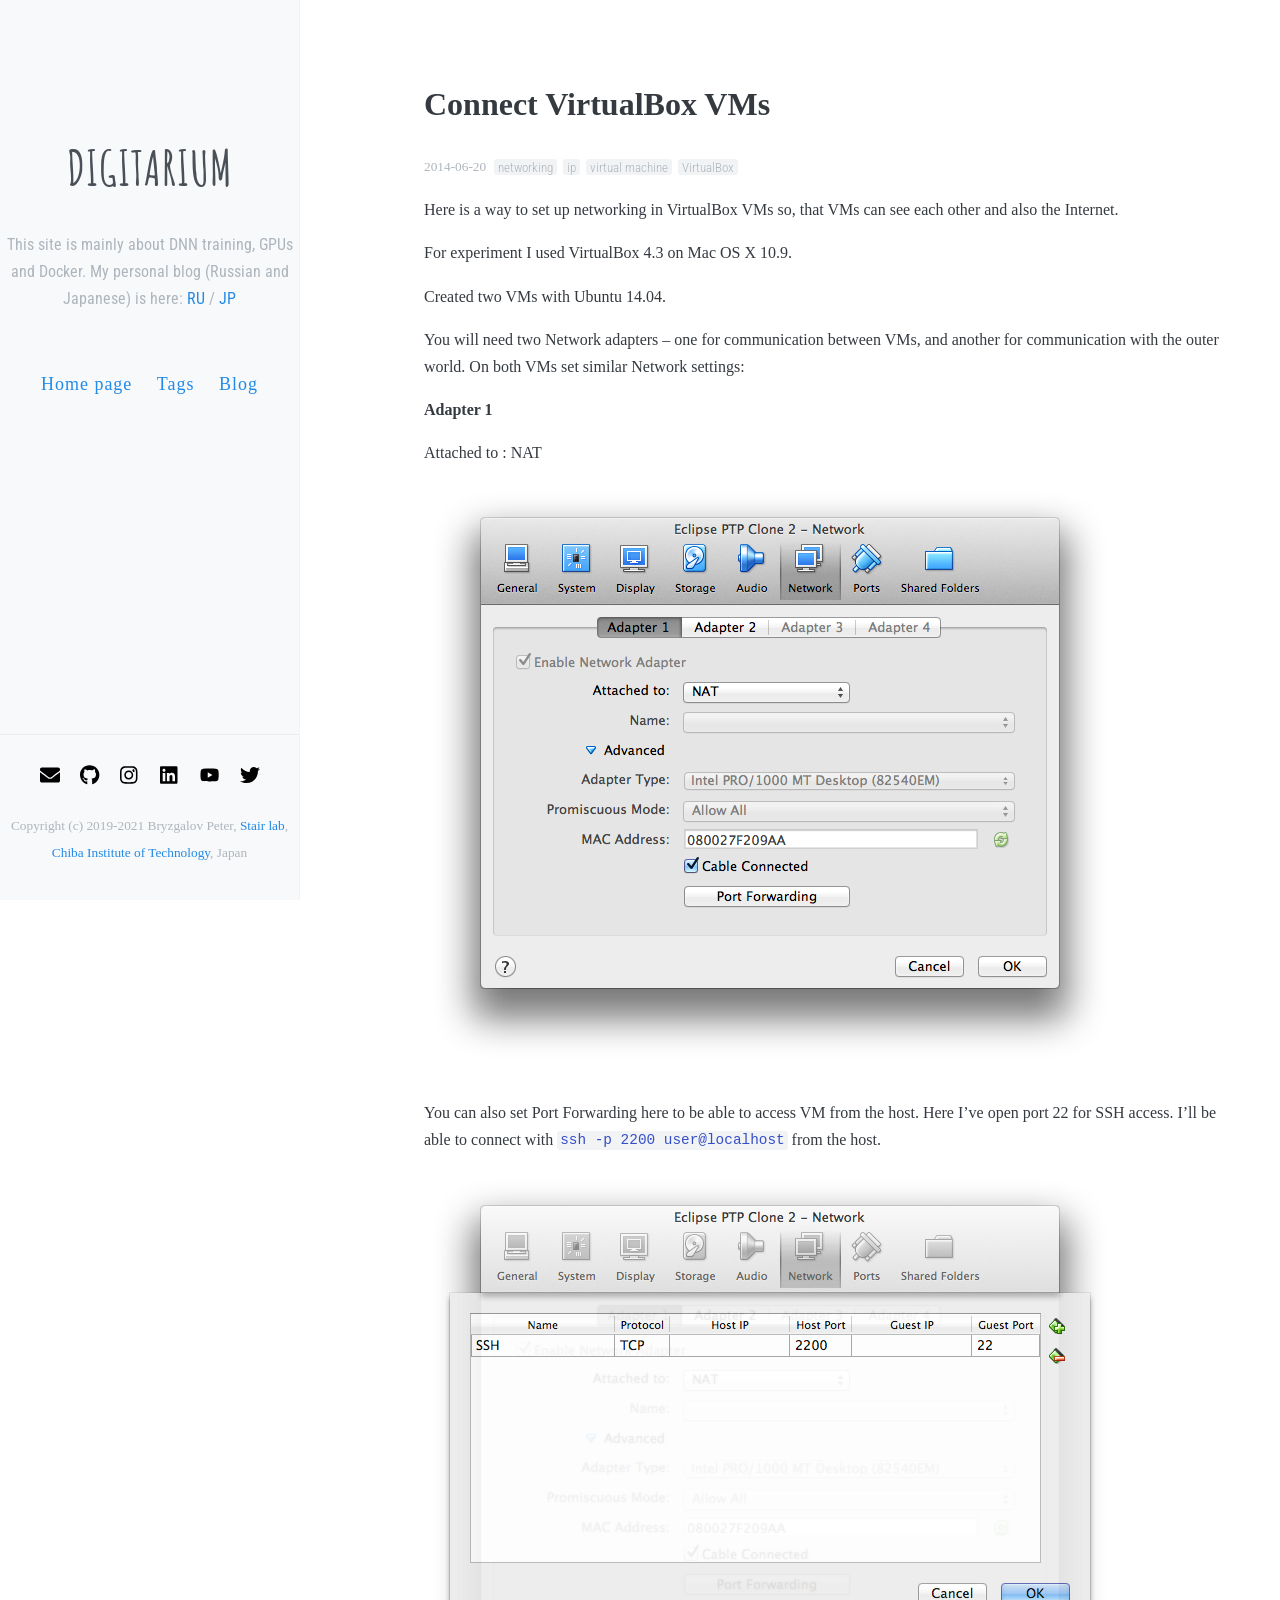
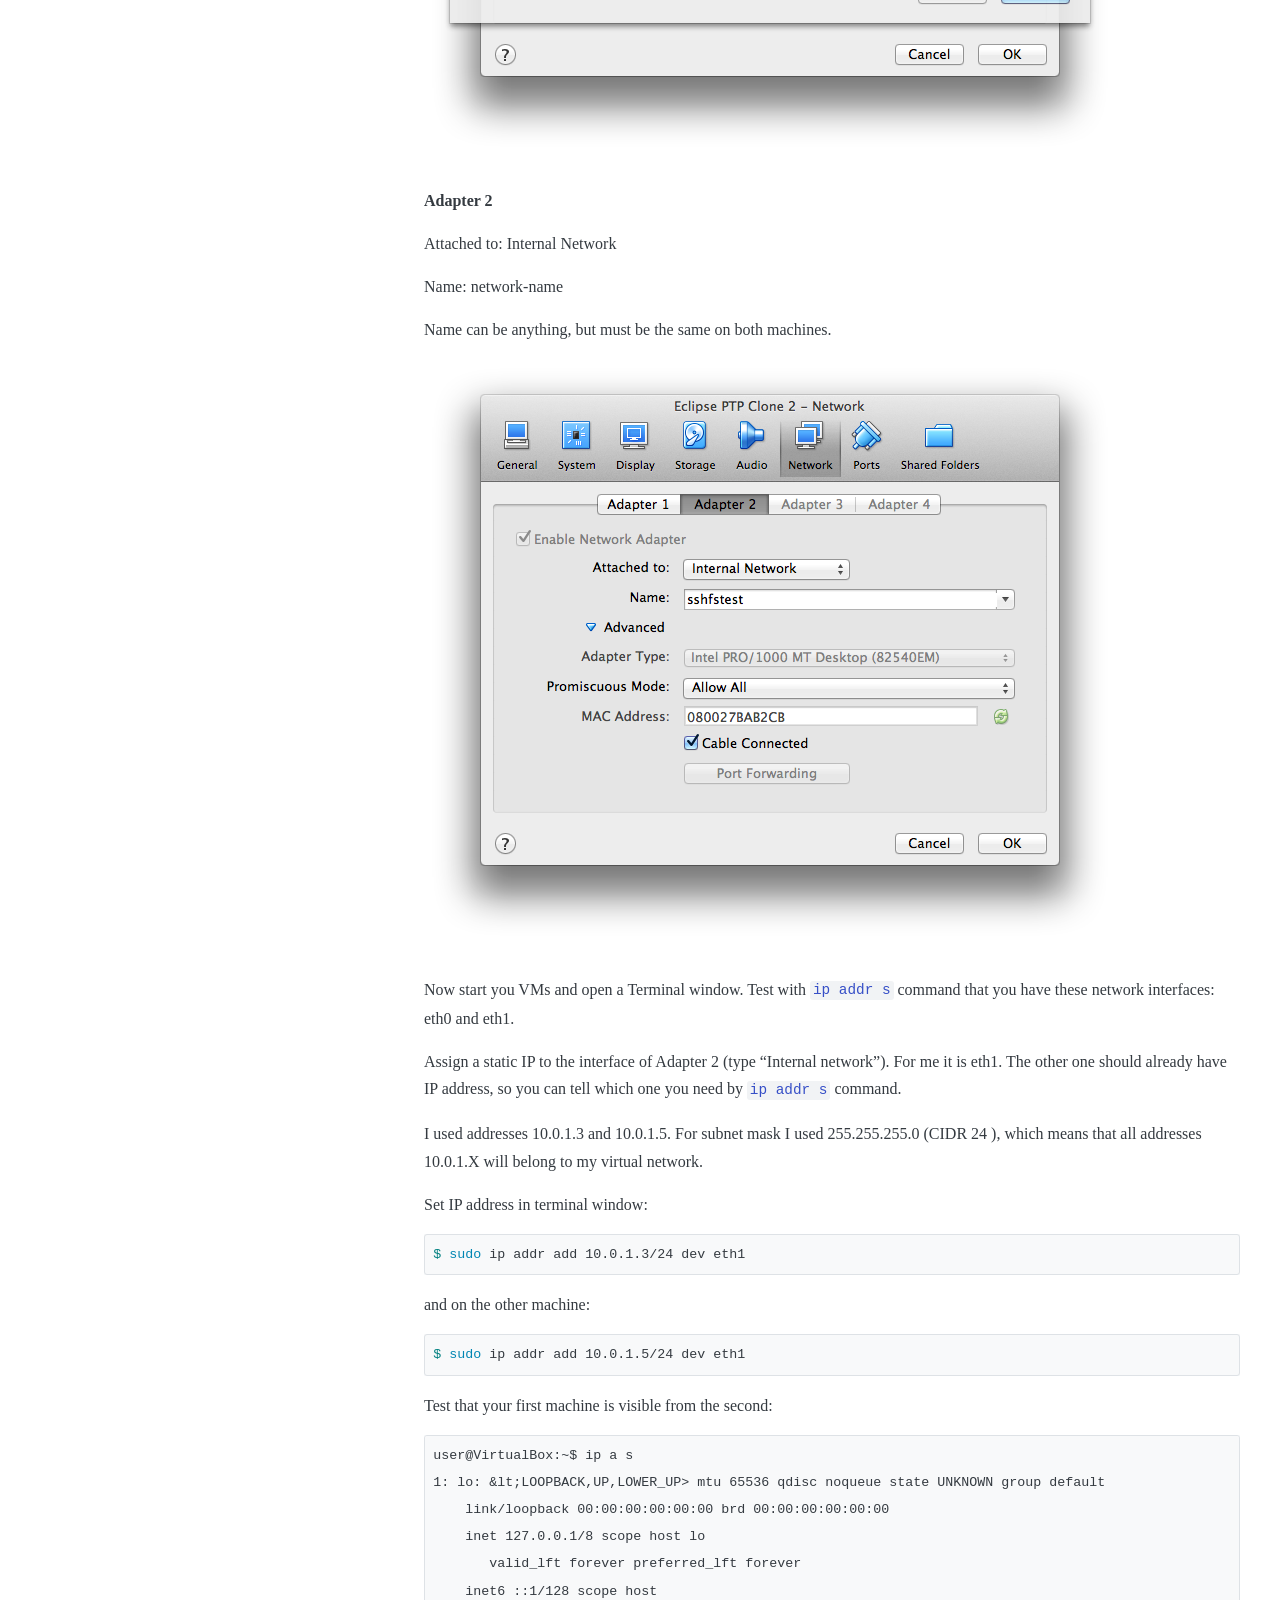
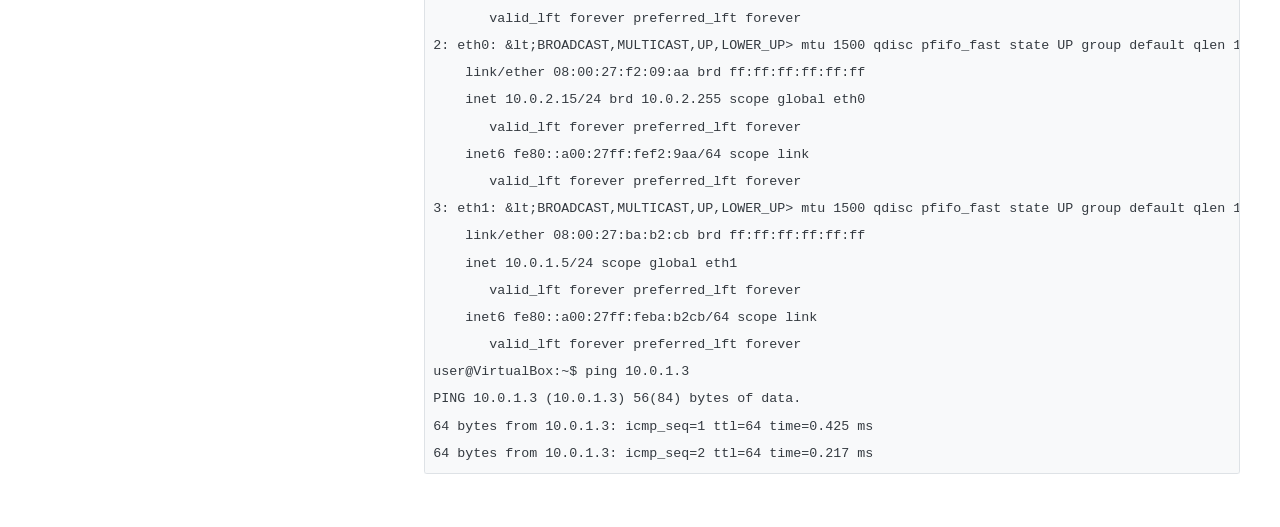
<file: connect-virtualbox-vms/index.html>
<!DOCTYPE html>
<html>
  <head>
  <base href="" />
  <title>Connect VirtualBox VMs</title>
    <meta charset="utf-8" />
    <meta content='text/html; charset=utf-8' http-equiv='Content-Type'>
    <meta http-equiv='X-UA-Compatible' content='IE=edge'>
    <meta name='viewport' content='width=device-width, initial-scale=1.0, maximum-scale=1.0'>
    <meta name="description" content="" />
    <meta name="author" content="Peter Bryzgalov" />
    <meta name="section" content="main" />
    <meta name="keywords" content="networking, ip, virtual machine, VirtualBox" />
    <meta property="twitter:title" content="Connect VirtualBox VMs" />

  <!-- Async font loading -->
  <link href="https://fonts.googleapis.com/css2?family=Amatic+SC:wght@700&family=Roboto+Condensed:wght@300&display=swap" rel="stylesheet">

  <!--[if lt IE 9]>
    <script src="http://html5shiv.googlecode.com/svn/trunk/html5.js"></script>
  <![endif]-->

  <link rel="stylesheet" type="text/css" href="../css/style.css" />
  <link rel="alternate" type="application/rss+xml" title="Digitarium - This site is mainly about DNN training, GPUs and Docker. My personal blog (Russian and Japanese) is <a href='/blog'>here</a>." href="/feed.xml" />
</head>

<body>
  <div class="wrapper-sidebar">
  <header class="sidebar clearfix">
    <div class="site-info">       
      <h1 class="site-name">
      <a href="../index.html">Digitarium</a>

      </h1>
      <p class="site-description">This site is mainly about DNN training, GPUs and Docker. 
        My personal blog (Russian and Japanese) is here:
        <a href="../blog/ru/index.html">RU</a> / <a href="../blog/jp/index.html">JP</a>
    
      </p>
    </div>
  </header>

  <div class="navlist">
    <nav>
      <a href="../index.html">Home page</a>
<a href="../tags/index.html">Tags</a>
<a href="../blog/index.html">Blog</a>

    </nav>
  </div>

  <div class="wrapper-footer-desktop">
    <footer class="footer">
        <!-- Refer to https://codepen.io/ruandre/pen/howFi -->
        <ul class="svg-icon">
        <li><a href="mailto:peterbryz@yahoo.com" class="icon-8 email" title="Email"><svg viewBox="0 0 512 512"><path d="M502.3 190.8c3.9-3.1 9.7-.2 9.7 4.7V400c0 26.5-21.5 48-48 48H48c-26.5 0-48-21.5-48-48V195.6c0-5 5.7-7.8 9.7-4.7 22.4 17.4 52.1 39.5 154.1 113.6 21.1 15.4 56.7 47.8 92.2 47.6 35.7.3 72-32.8 92.3-47.6 102-74.1 131.6-96.3 154-113.7zM256 320c23.2.4 56.6-29.2 73.4-41.4 132.7-96.3 142.8-104.7 173.4-128.7 5.8-4.5 9.2-11.5 9.2-18.9v-19c0-26.5-21.5-48-48-48H48C21.5 64 0 85.5 0 112v19c0 7.4 3.4 14.3 9.2 18.9 30.6 23.9 40.7 32.4 173.4 128.7 16.8 12.2 50.2 41.8 73.4 41.4z"></path></svg><!--[if lt IE 9]><em>Email</em><![endif]--></a></li>
        <li><a href="https://github.com/pyotr777" class="icon-13 github" title="GitHub"><svg viewBox="0 0 512 512"><path d="M165.9 397.4c0 2-2.3 3.6-5.2 3.6-3.3.3-5.6-1.3-5.6-3.6 0-2 2.3-3.6 5.2-3.6 3-.3 5.6 1.3 5.6 3.6zm-31.1-4.5c-.7 2 1.3 4.3 4.3 4.9 2.6 1 5.6 0 6.2-2s-1.3-4.3-4.3-5.2c-2.6-.7-5.5.3-6.2 2.3zm44.2-1.7c-2.9.7-4.9 2.6-4.6 4.9.3 2 2.9 3.3 5.9 2.6 2.9-.7 4.9-2.6 4.6-4.6-.3-1.9-3-3.2-5.9-2.9zM244.8 8C106.1 8 0 113.3 0 252c0 110.9 69.8 205.8 169.5 239.2 12.8 2.3 17.3-5.6 17.3-12.1 0-6.2-.3-40.4-.3-61.4 0 0-70 15-84.7-29.8 0 0-11.4-29.1-27.8-36.6 0 0-22.9-15.7 1.6-15.4 0 0 24.9 2 38.6 25.8 21.9 38.6 58.6 27.5 72.9 20.9 2.3-16 8.8-27.1 16-33.7-55.9-6.2-112.3-14.3-112.3-110.5 0-27.5 7.6-41.3 23.6-58.9-2.6-6.5-11.1-33.3 2.6-67.9 20.9-6.5 69 27 69 27 20-5.6 41.5-8.5 62.8-8.5s42.8 2.9 62.8 8.5c0 0 48.1-33.6 69-27 13.7 34.7 5.2 61.4 2.6 67.9 16 17.7 25.8 31.5 25.8 58.9 0 96.5-58.9 104.2-114.8 110.5 9.2 7.9 17 22.9 17 46.4 0 33.7-.3 75.4-.3 83.6 0 6.5 4.6 14.4 17.3 12.1C428.2 457.8 496 362.9 496 252 496 113.3 383.5 8 244.8 8zM97.2 352.9c-1.3 1-1 3.3.7 5.2 1.6 1.6 3.9 2.3 5.2 1 1.3-1 1-3.3-.7-5.2-1.6-1.6-3.9-2.3-5.2-1zm-10.8-8.1c-.7 1.3.3 2.9 2.3 3.9 1.6 1 3.6.7 4.3-.7.7-1.3-.3-2.9-2.3-3.9-2-.6-3.6-.3-4.3.7zm32.4 35.6c-1.6 1.3-1 4.3 1.3 6.2 2.3 2.3 5.2 2.6 6.5 1 1.3-1.3.7-4.3-1.3-6.2-2.2-2.3-5.2-2.6-6.5-1zm-11.4-14.7c-1.6 1-1.6 3.6 0 5.9 1.6 2.3 4.3 3.3 5.6 2.3 1.6-1.3 1.6-3.9 0-6.2-1.4-2.3-4-3.3-5.6-2z"></path></svg><!--[if lt IE 9]><em>GitHub</em><![endif]--></a></li>
        <li><a href="https://instagram.com/pyotr777" class="icon-15 instagram" title="Instagram"><svg viewBox="0 0 512 512"><g><path d="M224.1 141c-63.6 0-114.9 51.3-114.9 114.9s51.3 114.9 114.9 114.9S339 319.5 339 255.9 287.7 141 224.1 141zm0 189.6c-41.1 0-74.7-33.5-74.7-74.7s33.5-74.7 74.7-74.7 74.7 33.5 74.7 74.7-33.6 74.7-74.7 74.7zm146.4-194.3c0 14.9-12 26.8-26.8 26.8-14.9 0-26.8-12-26.8-26.8s12-26.8 26.8-26.8 26.8 12 26.8 26.8zm76.1 27.2c-1.7-35.9-9.9-67.7-36.2-93.9-26.2-26.2-58-34.4-93.9-36.2-37-2.1-147.9-2.1-184.9 0-35.8 1.7-67.6 9.9-93.9 36.1s-34.4 58-36.2 93.9c-2.1 37-2.1 147.9 0 184.9 1.7 35.9 9.9 67.7 36.2 93.9s58 34.4 93.9 36.2c37 2.1 147.9 2.1 184.9 0 35.9-1.7 67.7-9.9 93.9-36.2 26.2-26.2 34.4-58 36.2-93.9 2.1-37 2.1-147.8 0-184.8zM398.8 388c-7.8 19.6-22.9 34.7-42.6 42.6-29.5 11.7-99.5 9-132.1 9s-102.7 2.6-132.1-9c-19.6-7.8-34.7-22.9-42.6-42.6-11.7-29.5-9-99.5-9-132.1s-2.6-102.7 9-132.1c7.8-19.6 22.9-34.7 42.6-42.6 29.5-11.7 99.5-9 132.1-9s102.7-2.6 132.1 9c19.6 7.8 34.7 22.9 42.6 42.6 11.7 29.5 9 99.5 9 132.1s2.7 102.7-9 132.1z"></path><circle cx="351.5" cy="160.5" r="21.5"></circle></g></svg><!--[if lt IE 9]><em>Instagram</em><![endif]--></a></li>
        <li><a href="https://www.linkedin.com/in/peter-bryzgalov-8794458a" class="icon-17 linkedin" title="LinkedIn"><svg viewBox="0 0 512 512"><path d="M416 32H31.9C14.3 32 0 46.5 0 64.3v383.4C0 465.5 14.3 480 31.9 480H416c17.6 0 32-14.5 32-32.3V64.3c0-17.8-14.4-32.3-32-32.3zM135.4 416H69V202.2h66.5V416zm-33.2-243c-21.3 0-38.5-17.3-38.5-38.5S80.9 96 102.2 96c21.2 0 38.5 17.3 38.5 38.5 0 21.3-17.2 38.5-38.5 38.5zm282.1 243h-66.4V312c0-24.8-.5-56.7-34.5-56.7-34.6 0-39.9 27-39.9 54.9V416h-66.4V202.2h63.7v29.2h.9c8.9-16.8 30.6-34.5 62.9-34.5 67.2 0 79.7 44.3 79.7 101.9V416z"></path></svg><!--[if lt IE 9]><em>LinkedIn</em><![endif]--></a></li>
        <li><a href="https://youtube.com/pyotr777" class="icon-28 youtube" title="YouTube"><svg viewBox="0 0 600 512"><path d="M549.655 124.083c-6.281-23.65-24.787-42.276-48.284-48.597C458.781 64 288 64 288 64S117.22 64 74.629 75.486c-23.497 6.322-42.003 24.947-48.284 48.597-11.412 42.867-11.412 132.305-11.412 132.305s0 89.438 11.412 132.305c6.281 23.65 24.787 41.5 48.284 47.821C117.22 448 288 448 288 448s170.78 0 213.371-11.486c23.497-6.321 42.003-24.171 48.284-47.821 11.412-42.867 11.412-132.305 11.412-132.305s0-89.438-11.412-132.305zm-317.51 213.508V175.185l142.739 81.205-142.739 81.201z"></path></svg><!--[if lt IE 9]><em>YouTube</em><![endif]--></a></li>
        <li><a href="https://www.twitter.com/pyotr777" class="icon-26 twitter" title="Twitter"><svg viewBox="0 0 512 512"><path d="M459.37 151.716c.325 4.548.325 9.097.325 13.645 0 138.72-105.583 298.558-298.558 298.558-59.452 0-114.68-17.219-161.137-47.106 8.447.974 16.568 1.299 25.34 1.299 49.055 0 94.213-16.568 130.274-44.832-46.132-.975-84.792-31.188-98.112-72.772 6.498.974 12.995 1.624 19.818 1.624 9.421 0 18.843-1.3 27.614-3.573-48.081-9.747-84.143-51.98-84.143-102.985v-1.299c13.969 7.797 30.214 12.67 47.431 13.319-28.264-18.843-46.781-51.005-46.781-87.391 0-19.492 5.197-37.36 14.294-52.954 51.655 63.675 129.3 105.258 216.365 109.807-1.624-7.797-2.599-15.918-2.599-24.04 0-57.828 46.782-104.934 104.934-104.934 30.213 0 57.502 12.67 76.67 33.137 23.715-4.548 46.456-13.32 66.599-25.34-7.798 24.366-24.366 44.833-46.132 57.827 21.117-2.273 41.584-8.122 60.426-16.243-14.292 20.791-32.161 39.308-52.628 54.253z"></path></svg><!--[if lt IE 9]><em>Twitter</em><![endif]--></a></li>
        </ul>

        <p align="center">
          <!-- Default Statcounter code for Digitarium
          http://digitarium.cc -->
          <script type="text/javascript">
          var sc_project=13338202; 
          var sc_invisible=0; 
          var sc_security="b425535b"; 
          var scJsHost = "https://";
          document.write("<sc"+"ript type='text/javascript' src='" +
          scJsHost+
          "statcounter.com/counter/counter.js'></"+"script>");
          </script>
          <noscript><div class="statcounter"><a title="Web Analytics"
          href="https://statcounter.com/" target="_blank"><img
          class="statcounter"
          src="https://c.statcounter.com/13338202/0/b425535b/0/"
          alt="Web Analytics"
          referrerPolicy="no-referrer-when-downgrade"></a></div></noscript>
          <!-- End of Statcounter Code -->
        </p>
        <p>Copyright (c) 2019-2021 Bryzgalov Peter, <a href="https://stair.center" target="_blank">Stair lab</a>, <a href="http://www.it-chiba.ac.jp" target="_blank">Chiba Institute of Technology</a>, Japan</p>
    </footer>
  </div>
</div>  

  <div id="main" class="wrapper-content">

    <h1>Connect VirtualBox VMs</h1>
    <span class="date">
        2014-06-20
    </span>
  <span class="posts">
  <ul class="tag">
    <li><a href="../tags/index.html#networking">networking</a></li>
    <li><a href="../tags/index.html#ip">ip</a></li>
    <li><a href="../tags/index.html#virtual%20machine">virtual machine</a></li>
    <li><a href="../tags/index.html#VirtualBox">VirtualBox</a></li>
  </ul>
</span>



    <p>Here is a way to set up networking in VirtualBox VMs so, that VMs can see each other and also the Internet.</p>

<p>For experiment I used VirtualBox 4.3 on Mac OS X 10.9.</p>

<p>Created two VMs with Ubuntu 14.04.</p>

<p>You will need two Network adapters – one for communication between VMs, and another for communication with the outer world. On both VMs set similar Network settings:</p>

<p><strong>Adapter 1</strong></p>

<p>Attached to : NAT</p>

<p><img class="alignnone size-medium wp-image-68" src="images/set1.png" alt="set1" /></p>

<p>You can also set Port Forwarding here to be able to access VM from the host. Here I’ve open port 22 for SSH access. I’ll be able to connect with <code class="language-plaintext highlighter-rouge">ssh -p 2200 user@localhost</code> from the host.</p>

<p><img class="alignnone size-medium wp-image-69" src="images/set2.png" alt="set2" /></p>

<p><strong>Adapter 2</strong></p>

<p>Attached to: Internal Network</p>

<p>Name: network-name</p>

<p>Name can be anything, but must be the same on both machines.</p>

<p><img class="alignnone size-medium wp-image-70" src="images/set3.png" alt="set3" /></p>

<p>Now start you VMs and open a Terminal window. Test with <code class="language-plaintext highlighter-rouge">ip addr s</code> command that you have these network interfaces: eth0 and eth1.</p>

<p>Assign a static IP to the interface of Adapter 2 (type “Internal network”). For me it is eth1. The other one should already have IP address, so you can tell which one you need by <code class="language-plaintext highlighter-rouge">ip addr s</code> command.</p>

<p>I used addresses 10.0.1.3 and 10.0.1.5. For subnet mask I used 255.255.255.0 (CIDR 24 ), which means that all addresses 10.0.1.X will belong to my virtual network.</p>

<p>Set IP address in terminal window:</p>

<div class="language-bash highlighter-rouge"><div class="highlight"><pre class="highlight"><code><span class="nv">$ </span><span class="nb">sudo </span>ip addr add 10.0.1.3/24 dev eth1
</code></pre></div></div>

<p>and on the other machine:</p>

<div class="language-bash highlighter-rouge"><div class="highlight"><pre class="highlight"><code><span class="nv">$ </span><span class="nb">sudo </span>ip addr add 10.0.1.5/24 dev eth1
</code></pre></div></div>

<p>Test that your first machine is visible from the second:</p>

<div class="language-plaintext highlighter-rouge"><div class="highlight"><pre class="highlight"><code>user@VirtualBox:~$ ip a s
1: lo: &amp;lt;LOOPBACK,UP,LOWER_UP&gt; mtu 65536 qdisc noqueue state UNKNOWN group default 
    link/loopback 00:00:00:00:00:00 brd 00:00:00:00:00:00
    inet 127.0.0.1/8 scope host lo
       valid_lft forever preferred_lft forever
    inet6 ::1/128 scope host 
       valid_lft forever preferred_lft forever
2: eth0: &amp;lt;BROADCAST,MULTICAST,UP,LOWER_UP&gt; mtu 1500 qdisc pfifo_fast state UP group default qlen 1000
    link/ether 08:00:27:f2:09:aa brd ff:ff:ff:ff:ff:ff
    inet 10.0.2.15/24 brd 10.0.2.255 scope global eth0
       valid_lft forever preferred_lft forever
    inet6 fe80::a00:27ff:fef2:9aa/64 scope link 
       valid_lft forever preferred_lft forever
3: eth1: &amp;lt;BROADCAST,MULTICAST,UP,LOWER_UP&gt; mtu 1500 qdisc pfifo_fast state UP group default qlen 1000
    link/ether 08:00:27:ba:b2:cb brd ff:ff:ff:ff:ff:ff
    inet 10.0.1.5/24 scope global eth1
       valid_lft forever preferred_lft forever
    inet6 fe80::a00:27ff:feba:b2cb/64 scope link 
       valid_lft forever preferred_lft forever
user@VirtualBox:~$ ping 10.0.1.3
PING 10.0.1.3 (10.0.1.3) 56(84) bytes of data.
64 bytes from 10.0.1.3: icmp_seq=1 ttl=64 time=0.425 ms
64 bytes from 10.0.1.3: icmp_seq=2 ttl=64 time=0.217 ms
</code></pre></div></div>
  </div>

</body>
</html>
</file>
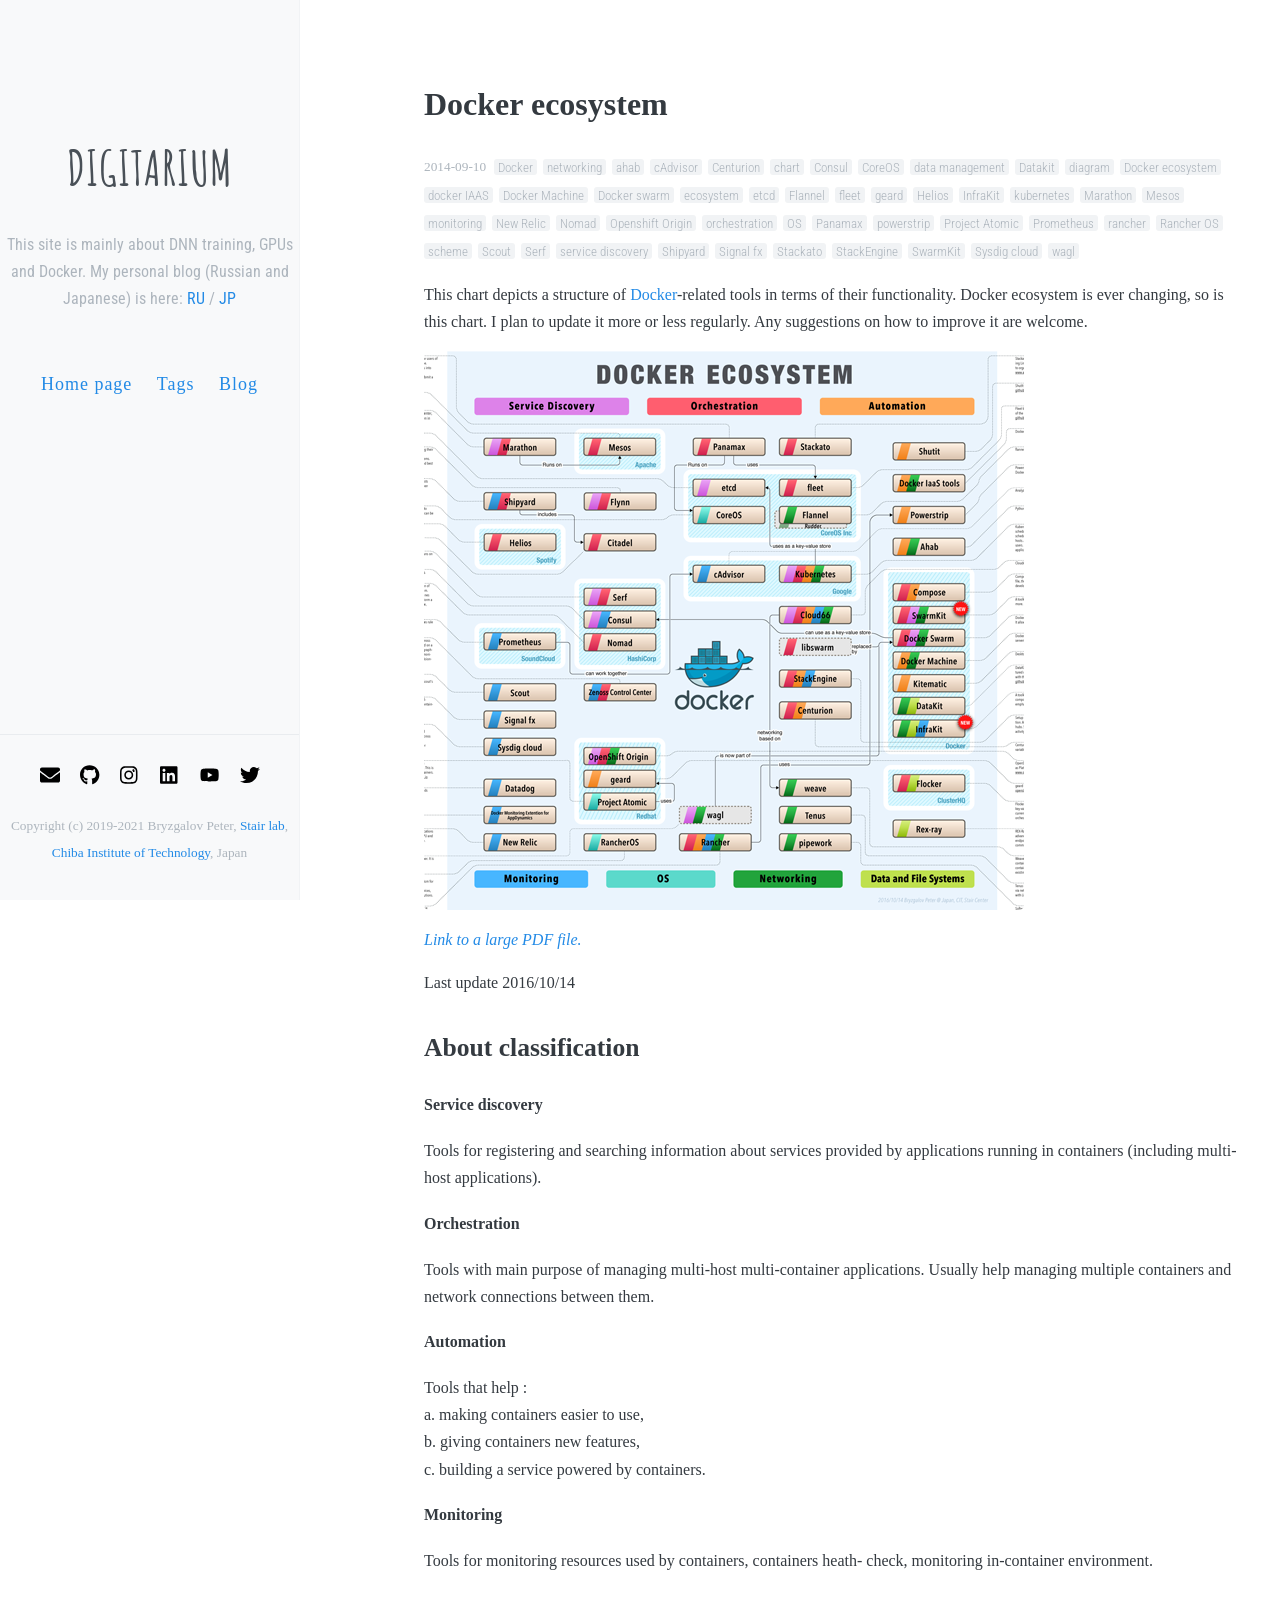
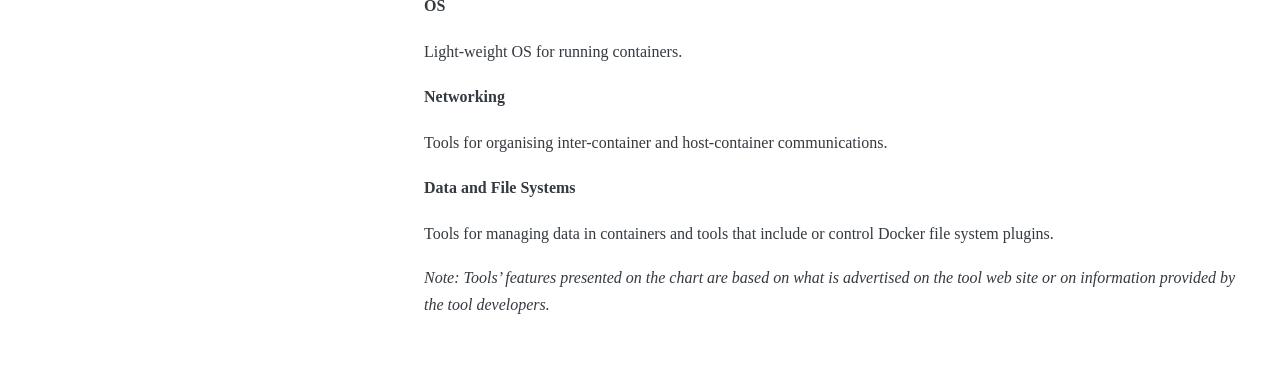
<file: docker-ecosystem/index.html>
<!DOCTYPE html>
<html>
  <head>
  <base href="" />
  <title>Docker ecosystem</title>
    <meta charset="utf-8" />
    <meta content='text/html; charset=utf-8' http-equiv='Content-Type'>
    <meta http-equiv='X-UA-Compatible' content='IE=edge'>
    <meta name='viewport' content='width=device-width, initial-scale=1.0, maximum-scale=1.0'>
    <meta name="description" content="A chart with a structure of Docker-related tools organised by their functionality." />
    <meta name="author" content="Peter Bryzgalov" />
    <meta name="section" content="main" />
    <meta name="keywords" content="Docker, networking, ahab, cAdvisor, Centurion, chart, Consul, CoreOS, data management, Datakit, diagram, Docker ecosystem, docker IAAS, Docker Machine, Docker swarm, ecosystem, etcd, Flannel, fleet, geard, Helios, InfraKit, kubernetes, Marathon, Mesos, monitoring, New Relic, Nomad, Openshift Origin, orchestration, OS, Panamax, powerstrip, Project Atomic, Prometheus, rancher, Rancher OS, scheme, Scout, Serf, service discovery, Shipyard, Signal fx, Stackato, StackEngine, SwarmKit, Sysdig cloud, wagl" />
    <meta property="twitter:title" content="Docker ecosystem" />

  <!-- Async font loading -->
  <link href="https://fonts.googleapis.com/css2?family=Amatic+SC:wght@700&family=Roboto+Condensed:wght@300&display=swap" rel="stylesheet">

  <!--[if lt IE 9]>
    <script src="http://html5shiv.googlecode.com/svn/trunk/html5.js"></script>
  <![endif]-->

  <link rel="stylesheet" type="text/css" href="../css/style.css" />
  <link rel="alternate" type="application/rss+xml" title="Digitarium - This site is mainly about DNN training, GPUs and Docker. My personal blog (Russian and Japanese) is <a href='/blog'>here</a>." href="/feed.xml" />
</head>

<body>
  <div class="wrapper-sidebar">
  <header class="sidebar clearfix">
    <div class="site-info">       
      <h1 class="site-name">
      <a href="../index.html">Digitarium</a>

      </h1>
      <p class="site-description">This site is mainly about DNN training, GPUs and Docker. 
        My personal blog (Russian and Japanese) is here:
        <a href="../blog/ru/index.html">RU</a> / <a href="../blog/jp/index.html">JP</a>
    
      </p>
    </div>
  </header>

  <div class="navlist">
    <nav>
      <a href="../index.html">Home page</a>
<a href="../tags/index.html">Tags</a>
<a href="../blog/index.html">Blog</a>

    </nav>
  </div>

  <div class="wrapper-footer-desktop">
    <footer class="footer">
        <!-- Refer to https://codepen.io/ruandre/pen/howFi -->
        <ul class="svg-icon">
        <li><a href="mailto:peterbryz@yahoo.com" class="icon-8 email" title="Email"><svg viewBox="0 0 512 512"><path d="M502.3 190.8c3.9-3.1 9.7-.2 9.7 4.7V400c0 26.5-21.5 48-48 48H48c-26.5 0-48-21.5-48-48V195.6c0-5 5.7-7.8 9.7-4.7 22.4 17.4 52.1 39.5 154.1 113.6 21.1 15.4 56.7 47.8 92.2 47.6 35.7.3 72-32.8 92.3-47.6 102-74.1 131.6-96.3 154-113.7zM256 320c23.2.4 56.6-29.2 73.4-41.4 132.7-96.3 142.8-104.7 173.4-128.7 5.8-4.5 9.2-11.5 9.2-18.9v-19c0-26.5-21.5-48-48-48H48C21.5 64 0 85.5 0 112v19c0 7.4 3.4 14.3 9.2 18.9 30.6 23.9 40.7 32.4 173.4 128.7 16.8 12.2 50.2 41.8 73.4 41.4z"></path></svg><!--[if lt IE 9]><em>Email</em><![endif]--></a></li>
        <li><a href="https://github.com/pyotr777" class="icon-13 github" title="GitHub"><svg viewBox="0 0 512 512"><path d="M165.9 397.4c0 2-2.3 3.6-5.2 3.6-3.3.3-5.6-1.3-5.6-3.6 0-2 2.3-3.6 5.2-3.6 3-.3 5.6 1.3 5.6 3.6zm-31.1-4.5c-.7 2 1.3 4.3 4.3 4.9 2.6 1 5.6 0 6.2-2s-1.3-4.3-4.3-5.2c-2.6-.7-5.5.3-6.2 2.3zm44.2-1.7c-2.9.7-4.9 2.6-4.6 4.9.3 2 2.9 3.3 5.9 2.6 2.9-.7 4.9-2.6 4.6-4.6-.3-1.9-3-3.2-5.9-2.9zM244.8 8C106.1 8 0 113.3 0 252c0 110.9 69.8 205.8 169.5 239.2 12.8 2.3 17.3-5.6 17.3-12.1 0-6.2-.3-40.4-.3-61.4 0 0-70 15-84.7-29.8 0 0-11.4-29.1-27.8-36.6 0 0-22.9-15.7 1.6-15.4 0 0 24.9 2 38.6 25.8 21.9 38.6 58.6 27.5 72.9 20.9 2.3-16 8.8-27.1 16-33.7-55.9-6.2-112.3-14.3-112.3-110.5 0-27.5 7.6-41.3 23.6-58.9-2.6-6.5-11.1-33.3 2.6-67.9 20.9-6.5 69 27 69 27 20-5.6 41.5-8.5 62.8-8.5s42.8 2.9 62.8 8.5c0 0 48.1-33.6 69-27 13.7 34.7 5.2 61.4 2.6 67.9 16 17.7 25.8 31.5 25.8 58.9 0 96.5-58.9 104.2-114.8 110.5 9.2 7.9 17 22.9 17 46.4 0 33.7-.3 75.4-.3 83.6 0 6.5 4.6 14.4 17.3 12.1C428.2 457.8 496 362.9 496 252 496 113.3 383.5 8 244.8 8zM97.2 352.9c-1.3 1-1 3.3.7 5.2 1.6 1.6 3.9 2.3 5.2 1 1.3-1 1-3.3-.7-5.2-1.6-1.6-3.9-2.3-5.2-1zm-10.8-8.1c-.7 1.3.3 2.9 2.3 3.9 1.6 1 3.6.7 4.3-.7.7-1.3-.3-2.9-2.3-3.9-2-.6-3.6-.3-4.3.7zm32.4 35.6c-1.6 1.3-1 4.3 1.3 6.2 2.3 2.3 5.2 2.6 6.5 1 1.3-1.3.7-4.3-1.3-6.2-2.2-2.3-5.2-2.6-6.5-1zm-11.4-14.7c-1.6 1-1.6 3.6 0 5.9 1.6 2.3 4.3 3.3 5.6 2.3 1.6-1.3 1.6-3.9 0-6.2-1.4-2.3-4-3.3-5.6-2z"></path></svg><!--[if lt IE 9]><em>GitHub</em><![endif]--></a></li>
        <li><a href="https://instagram.com/pyotr777" class="icon-15 instagram" title="Instagram"><svg viewBox="0 0 512 512"><g><path d="M224.1 141c-63.6 0-114.9 51.3-114.9 114.9s51.3 114.9 114.9 114.9S339 319.5 339 255.9 287.7 141 224.1 141zm0 189.6c-41.1 0-74.7-33.5-74.7-74.7s33.5-74.7 74.7-74.7 74.7 33.5 74.7 74.7-33.6 74.7-74.7 74.7zm146.4-194.3c0 14.9-12 26.8-26.8 26.8-14.9 0-26.8-12-26.8-26.8s12-26.8 26.8-26.8 26.8 12 26.8 26.8zm76.1 27.2c-1.7-35.9-9.9-67.7-36.2-93.9-26.2-26.2-58-34.4-93.9-36.2-37-2.1-147.9-2.1-184.9 0-35.8 1.7-67.6 9.9-93.9 36.1s-34.4 58-36.2 93.9c-2.1 37-2.1 147.9 0 184.9 1.7 35.9 9.9 67.7 36.2 93.9s58 34.4 93.9 36.2c37 2.1 147.9 2.1 184.9 0 35.9-1.7 67.7-9.9 93.9-36.2 26.2-26.2 34.4-58 36.2-93.9 2.1-37 2.1-147.8 0-184.8zM398.8 388c-7.8 19.6-22.9 34.7-42.6 42.6-29.5 11.7-99.5 9-132.1 9s-102.7 2.6-132.1-9c-19.6-7.8-34.7-22.9-42.6-42.6-11.7-29.5-9-99.5-9-132.1s-2.6-102.7 9-132.1c7.8-19.6 22.9-34.7 42.6-42.6 29.5-11.7 99.5-9 132.1-9s102.7-2.6 132.1 9c19.6 7.8 34.7 22.9 42.6 42.6 11.7 29.5 9 99.5 9 132.1s2.7 102.7-9 132.1z"></path><circle cx="351.5" cy="160.5" r="21.5"></circle></g></svg><!--[if lt IE 9]><em>Instagram</em><![endif]--></a></li>
        <li><a href="https://www.linkedin.com/in/peter-bryzgalov-8794458a" class="icon-17 linkedin" title="LinkedIn"><svg viewBox="0 0 512 512"><path d="M416 32H31.9C14.3 32 0 46.5 0 64.3v383.4C0 465.5 14.3 480 31.9 480H416c17.6 0 32-14.5 32-32.3V64.3c0-17.8-14.4-32.3-32-32.3zM135.4 416H69V202.2h66.5V416zm-33.2-243c-21.3 0-38.5-17.3-38.5-38.5S80.9 96 102.2 96c21.2 0 38.5 17.3 38.5 38.5 0 21.3-17.2 38.5-38.5 38.5zm282.1 243h-66.4V312c0-24.8-.5-56.7-34.5-56.7-34.6 0-39.9 27-39.9 54.9V416h-66.4V202.2h63.7v29.2h.9c8.9-16.8 30.6-34.5 62.9-34.5 67.2 0 79.7 44.3 79.7 101.9V416z"></path></svg><!--[if lt IE 9]><em>LinkedIn</em><![endif]--></a></li>
        <li><a href="https://youtube.com/pyotr777" class="icon-28 youtube" title="YouTube"><svg viewBox="0 0 600 512"><path d="M549.655 124.083c-6.281-23.65-24.787-42.276-48.284-48.597C458.781 64 288 64 288 64S117.22 64 74.629 75.486c-23.497 6.322-42.003 24.947-48.284 48.597-11.412 42.867-11.412 132.305-11.412 132.305s0 89.438 11.412 132.305c6.281 23.65 24.787 41.5 48.284 47.821C117.22 448 288 448 288 448s170.78 0 213.371-11.486c23.497-6.321 42.003-24.171 48.284-47.821 11.412-42.867 11.412-132.305 11.412-132.305s0-89.438-11.412-132.305zm-317.51 213.508V175.185l142.739 81.205-142.739 81.201z"></path></svg><!--[if lt IE 9]><em>YouTube</em><![endif]--></a></li>
        <li><a href="https://www.twitter.com/pyotr777" class="icon-26 twitter" title="Twitter"><svg viewBox="0 0 512 512"><path d="M459.37 151.716c.325 4.548.325 9.097.325 13.645 0 138.72-105.583 298.558-298.558 298.558-59.452 0-114.68-17.219-161.137-47.106 8.447.974 16.568 1.299 25.34 1.299 49.055 0 94.213-16.568 130.274-44.832-46.132-.975-84.792-31.188-98.112-72.772 6.498.974 12.995 1.624 19.818 1.624 9.421 0 18.843-1.3 27.614-3.573-48.081-9.747-84.143-51.98-84.143-102.985v-1.299c13.969 7.797 30.214 12.67 47.431 13.319-28.264-18.843-46.781-51.005-46.781-87.391 0-19.492 5.197-37.36 14.294-52.954 51.655 63.675 129.3 105.258 216.365 109.807-1.624-7.797-2.599-15.918-2.599-24.04 0-57.828 46.782-104.934 104.934-104.934 30.213 0 57.502 12.67 76.67 33.137 23.715-4.548 46.456-13.32 66.599-25.34-7.798 24.366-24.366 44.833-46.132 57.827 21.117-2.273 41.584-8.122 60.426-16.243-14.292 20.791-32.161 39.308-52.628 54.253z"></path></svg><!--[if lt IE 9]><em>Twitter</em><![endif]--></a></li>
        </ul>

        <p align="center">
          <!-- Default Statcounter code for Digitarium
          http://digitarium.cc -->
          <script type="text/javascript">
          var sc_project=13338202; 
          var sc_invisible=0; 
          var sc_security="b425535b"; 
          var scJsHost = "https://";
          document.write("<sc"+"ript type='text/javascript' src='" +
          scJsHost+
          "statcounter.com/counter/counter.js'></"+"script>");
          </script>
          <noscript><div class="statcounter"><a title="Web Analytics"
          href="https://statcounter.com/" target="_blank"><img
          class="statcounter"
          src="https://c.statcounter.com/13338202/0/b425535b/0/"
          alt="Web Analytics"
          referrerPolicy="no-referrer-when-downgrade"></a></div></noscript>
          <!-- End of Statcounter Code -->
        </p>
        <p>Copyright (c) 2019-2021 Bryzgalov Peter, <a href="https://stair.center" target="_blank">Stair lab</a>, <a href="http://www.it-chiba.ac.jp" target="_blank">Chiba Institute of Technology</a>, Japan</p>
    </footer>
  </div>
</div>  

  <div id="main" class="wrapper-content">

    <h1>Docker ecosystem</h1>
    <span class="date">
        2014-09-10
    </span>
  <span class="posts">
  <ul class="tag">
    <li><a href="../tags/index.html#Docker">Docker</a></li>
    <li><a href="../tags/index.html#networking">networking</a></li>
    <li><a href="../tags/index.html#ahab">ahab</a></li>
    <li><a href="../tags/index.html#cAdvisor">cAdvisor</a></li>
    <li><a href="../tags/index.html#Centurion">Centurion</a></li>
    <li><a href="../tags/index.html#chart">chart</a></li>
    <li><a href="../tags/index.html#Consul">Consul</a></li>
    <li><a href="../tags/index.html#CoreOS">CoreOS</a></li>
    <li><a href="../tags/index.html#data%20management">data management</a></li>
    <li><a href="../tags/index.html#Datakit">Datakit</a></li>
    <li><a href="../tags/index.html#diagram">diagram</a></li>
    <li><a href="../tags/index.html#Docker%20ecosystem">Docker ecosystem</a></li>
    <li><a href="../tags/index.html#docker%20IAAS">docker IAAS</a></li>
    <li><a href="../tags/index.html#Docker%20Machine">Docker Machine</a></li>
    <li><a href="../tags/index.html#Docker%20swarm">Docker swarm</a></li>
    <li><a href="../tags/index.html#ecosystem">ecosystem</a></li>
    <li><a href="../tags/index.html#etcd">etcd</a></li>
    <li><a href="../tags/index.html#Flannel">Flannel</a></li>
    <li><a href="../tags/index.html#fleet">fleet</a></li>
    <li><a href="../tags/index.html#geard">geard</a></li>
    <li><a href="../tags/index.html#Helios">Helios</a></li>
    <li><a href="../tags/index.html#InfraKit">InfraKit</a></li>
    <li><a href="../tags/index.html#kubernetes">kubernetes</a></li>
    <li><a href="../tags/index.html#Marathon">Marathon</a></li>
    <li><a href="../tags/index.html#Mesos">Mesos</a></li>
    <li><a href="../tags/index.html#monitoring">monitoring</a></li>
    <li><a href="../tags/index.html#New%20Relic">New Relic</a></li>
    <li><a href="../tags/index.html#Nomad">Nomad</a></li>
    <li><a href="../tags/index.html#Openshift%20Origin">Openshift Origin</a></li>
    <li><a href="../tags/index.html#orchestration">orchestration</a></li>
    <li><a href="../tags/index.html#OS">OS</a></li>
    <li><a href="../tags/index.html#Panamax">Panamax</a></li>
    <li><a href="../tags/index.html#powerstrip">powerstrip</a></li>
    <li><a href="../tags/index.html#Project%20Atomic">Project Atomic</a></li>
    <li><a href="../tags/index.html#Prometheus">Prometheus</a></li>
    <li><a href="../tags/index.html#rancher">rancher</a></li>
    <li><a href="../tags/index.html#Rancher%20OS">Rancher OS</a></li>
    <li><a href="../tags/index.html#scheme">scheme</a></li>
    <li><a href="../tags/index.html#Scout">Scout</a></li>
    <li><a href="../tags/index.html#Serf">Serf</a></li>
    <li><a href="../tags/index.html#service%20discovery">service discovery</a></li>
    <li><a href="../tags/index.html#Shipyard">Shipyard</a></li>
    <li><a href="../tags/index.html#Signal%20fx">Signal fx</a></li>
    <li><a href="../tags/index.html#Stackato">Stackato</a></li>
    <li><a href="../tags/index.html#StackEngine">StackEngine</a></li>
    <li><a href="../tags/index.html#SwarmKit">SwarmKit</a></li>
    <li><a href="../tags/index.html#Sysdig%20cloud">Sysdig cloud</a></li>
    <li><a href="../tags/index.html#wagl">wagl</a></li>
  </ul>
</span>



    <p>This chart depicts a structure of <a title="Docker" href="http://https://www.docker.com" target="_blank">Docker</a>-related tools in terms of their functionality. Docker ecosystem is ever changing, so is this chart. I plan to update it more or less regularly. Any suggestions on how to improve it are welcome.<figure id="attachment_241" aria-describedby="caption-attachment-241" style="width: 600px" class="wp-caption alignnone"></figure></p>

<p><a href="images/Docker-ecosystem-8.6.1.pdf" target="_blank">
  <img class="alignnone wp-image-258 size-full" src="images/Docker-ecosystem-8.6.1.png" alt="docker-ecosystem-8-6-1" width="600" height="559" /><em>Link to a large PDF file.</em>
</a></p>

<p>Last update 2016/10/14</p>

<h2 id="about-classification">About classification</h2>

<h3 id="service-discovery">Service discovery</h3>

<p>Tools for registering and searching information about services provided by applications running in containers (including multi-host applications).</p>

<h3 id="orchestration">Orchestration</h3>

<p>Tools with main purpose of managing multi-host multi-container applications. Usually help managing multiple containers and network connections between them.</p>

<h3 id="automation">Automation</h3>

<p>Tools that help :<br />
a. making containers easier to use,<br />
b. giving containers new features,<br />
c. building a service powered by containers.</p>

<h3 id="monitoring">Monitoring</h3>

<p>Tools for monitoring resources used by containers, containers heath- check, monitoring in-container environment.</p>

<h3 id="os">OS</h3>

<p>Light-weight OS for running containers.</p>

<h3 id="networking">Networking</h3>

<p>Tools for organising inter-container and host-container communications.</p>

<h3 id="data-and-file-systems">Data and File Systems</h3>

<p>Tools for managing data in containers and tools that include or control Docker file system plugins.</p>

<p><em>Note: Tools’ features presented on the chart are based on what is advertised on the tool web site or on information provided by the tool developers.</em></p>
  </div>

</body>
</html>
</file>
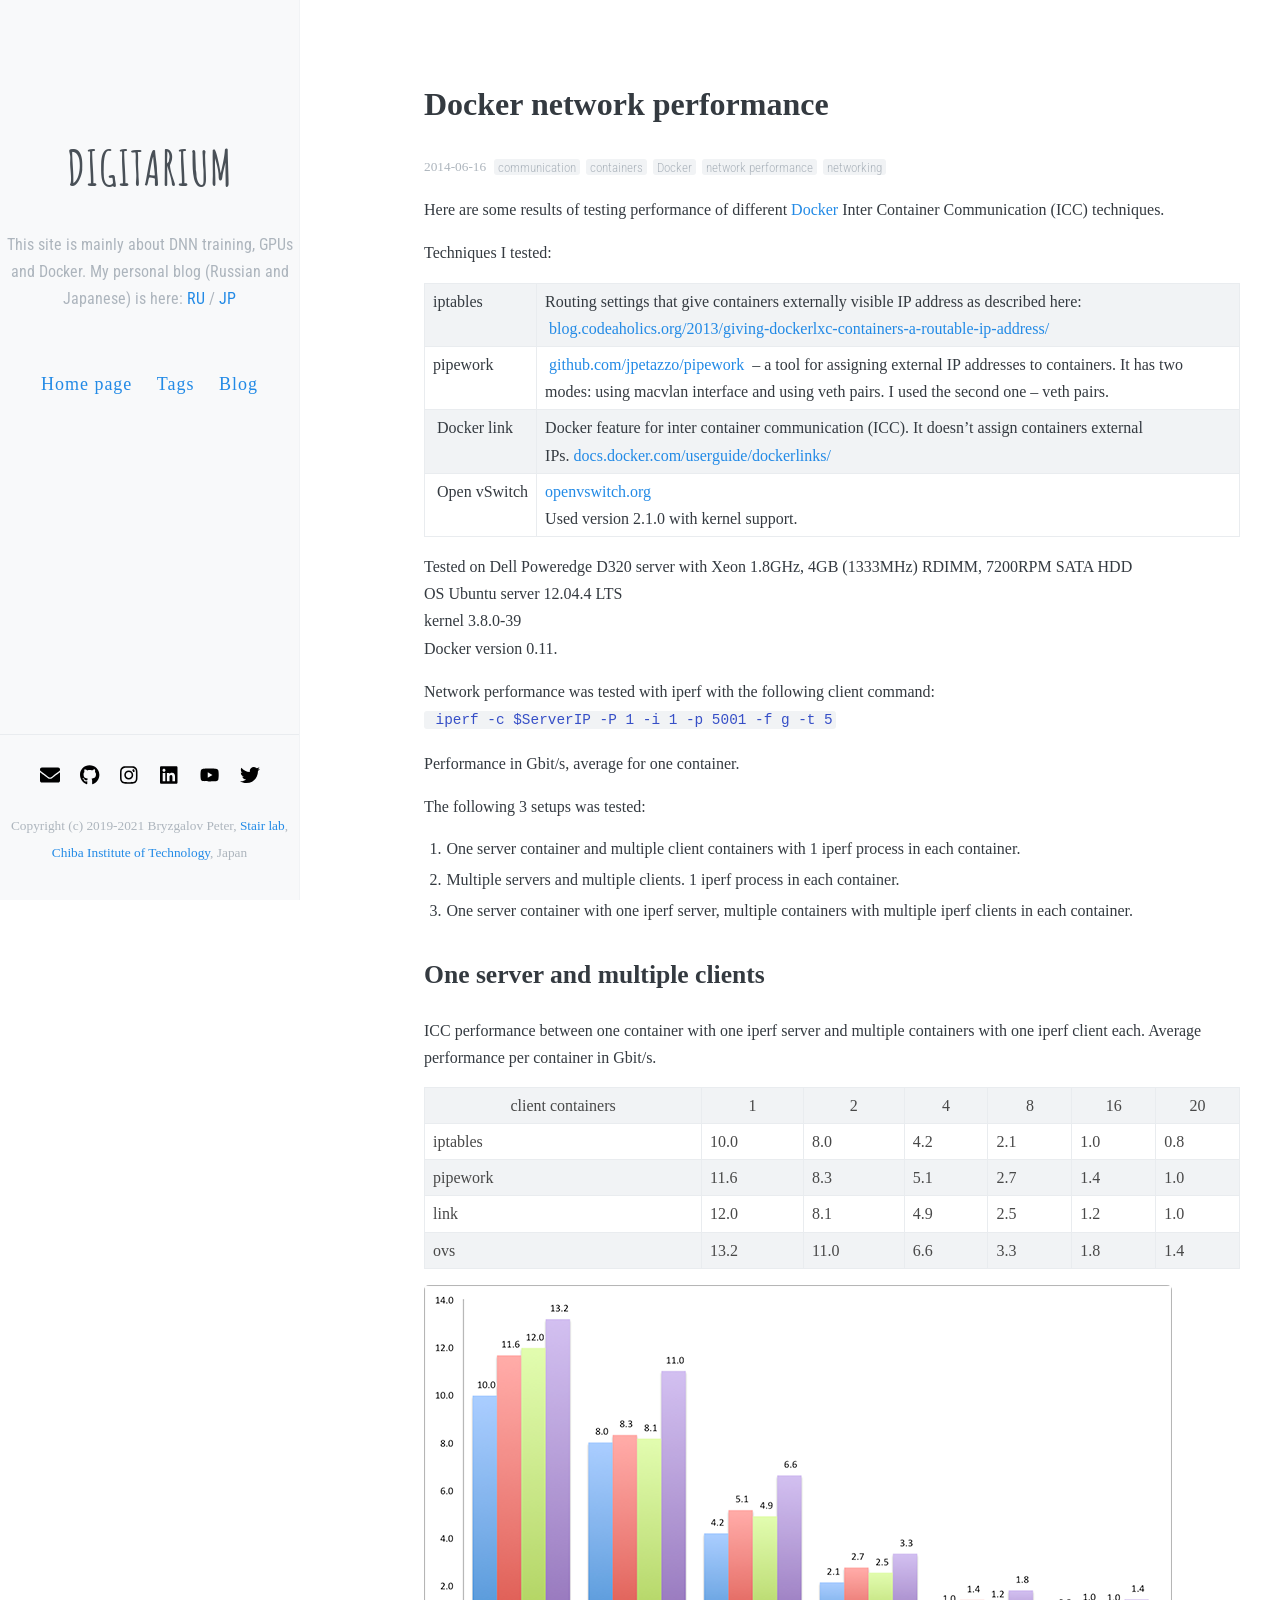
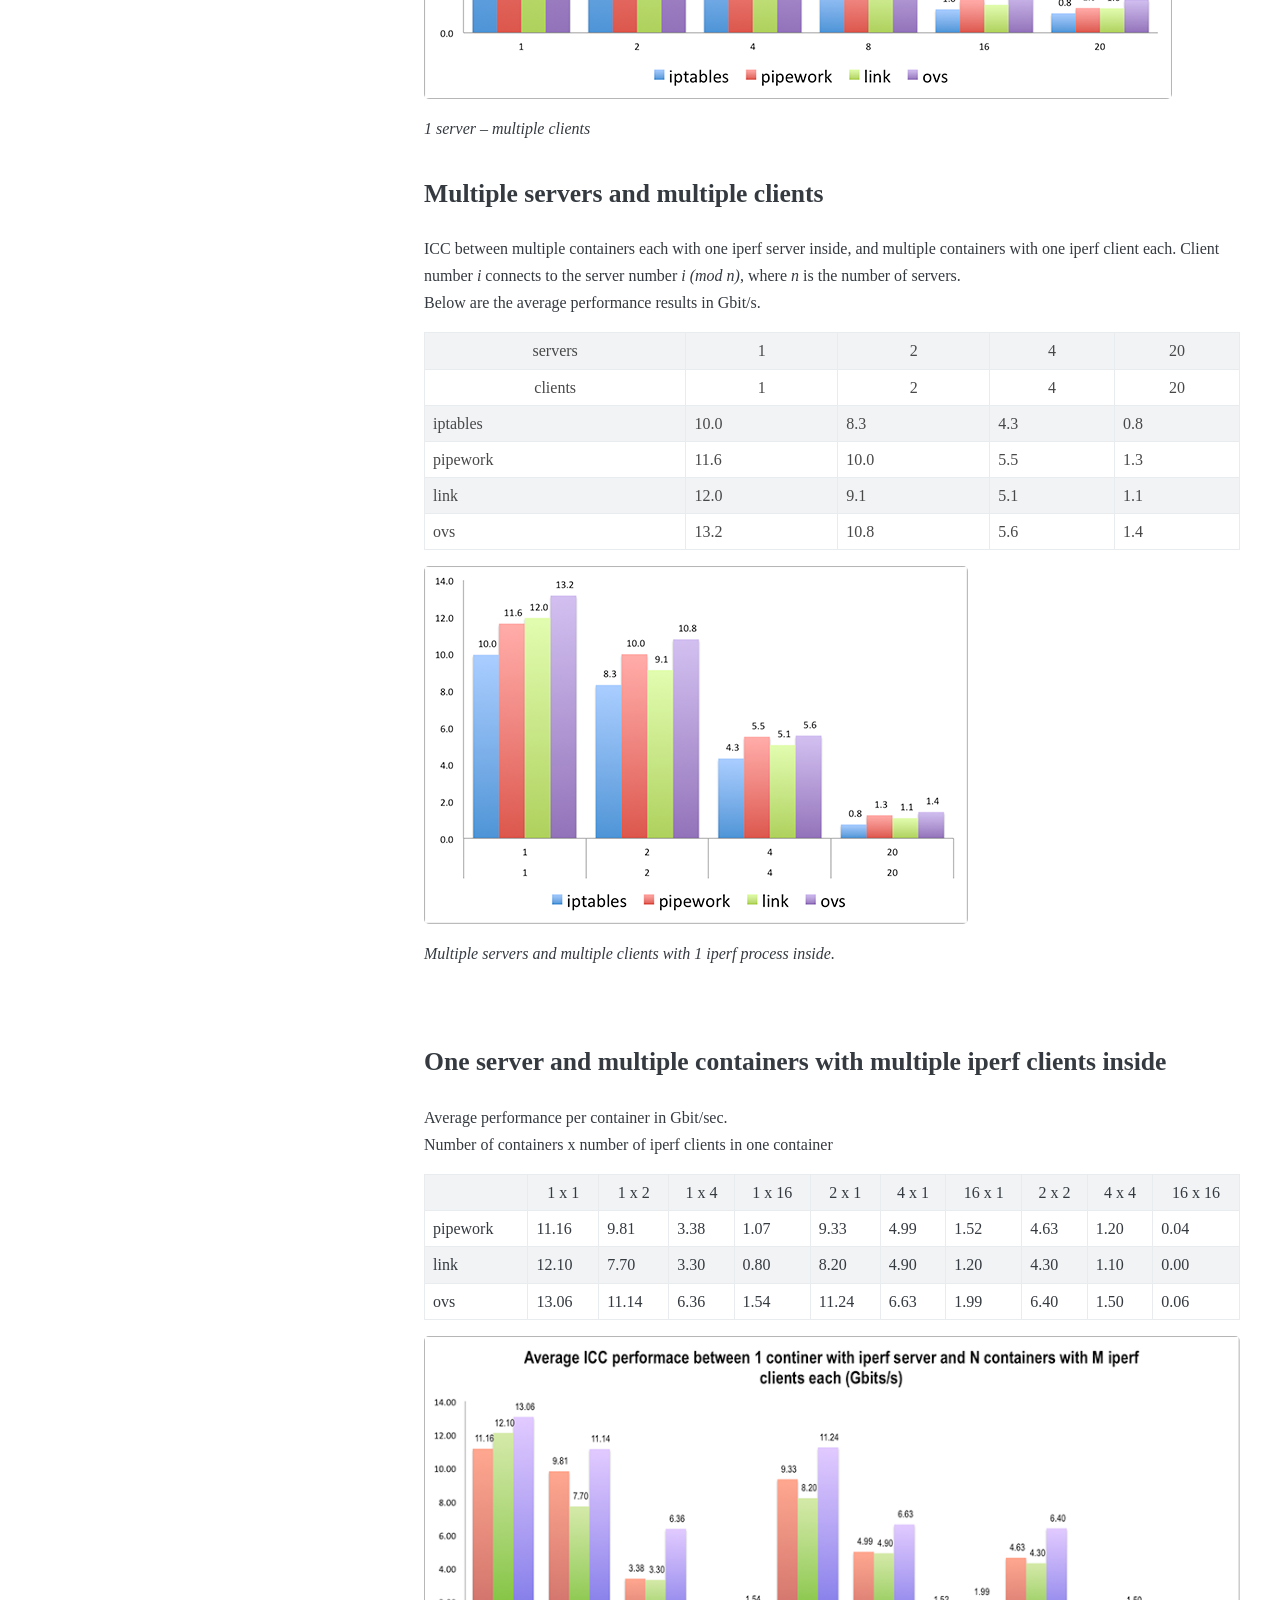
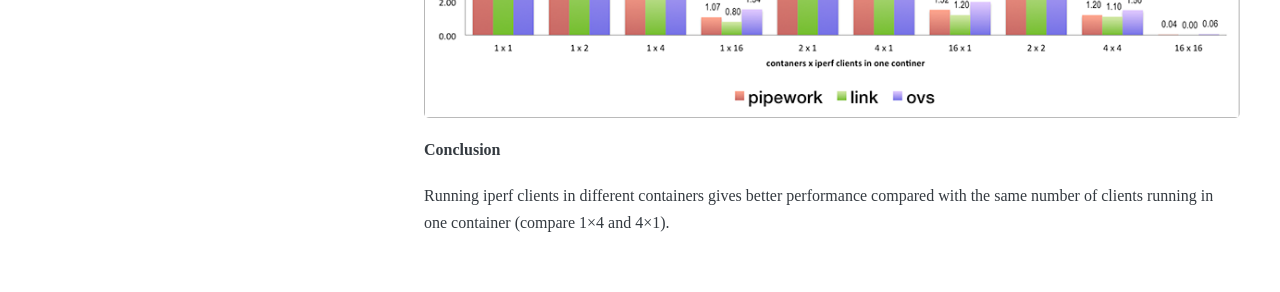
<file: docker-network-performance/index.html>
<!DOCTYPE html>
<html>
  <head>
  <base href="" />
  <title>Docker network performance</title>
    <meta charset="utf-8" />
    <meta content='text/html; charset=utf-8' http-equiv='Content-Type'>
    <meta http-equiv='X-UA-Compatible' content='IE=edge'>
    <meta name='viewport' content='width=device-width, initial-scale=1.0, maximum-scale=1.0'>
    <meta name="description" content="" />
    <meta name="author" content="Peter Bryzgalov" />
    <meta name="section" content="main" />
    <meta name="keywords" content="communication, containers, Docker, network performance, networking" />
    <meta property="twitter:title" content="Docker network performance" />
    
  <!-- Async font loading -->
  <link href="https://fonts.googleapis.com/css2?family=Amatic+SC:wght@700&family=Roboto+Condensed:wght@300&display=swap" rel="stylesheet">

  <!--[if lt IE 9]>
    <script src="http://html5shiv.googlecode.com/svn/trunk/html5.js"></script>
  <![endif]-->

  <link rel="stylesheet" type="text/css" href="../css/style.css" />
  <link rel="alternate" type="application/rss+xml" title="Digitarium - This site is mainly about DNN training, GPUs and Docker. My personal blog (Russian and Japanese) is <a href='/blog'>here</a>." href="/feed.xml" />
</head>

<body>
  <div class="wrapper-sidebar">
  <header class="sidebar clearfix">
    <div class="site-info">       
      <h1 class="site-name">
      <a href="../index.html">Digitarium</a>

      </h1>
      <p class="site-description">This site is mainly about DNN training, GPUs and Docker. 
        My personal blog (Russian and Japanese) is here:
        <a href="../blog/ru/index.html">RU</a> / <a href="../blog/jp/index.html">JP</a>
    
      </p>
    </div>
  </header>

  <div class="navlist">
    <nav>
      <a href="../index.html">Home page</a>
<a href="../tags/index.html">Tags</a>
<a href="../blog/index.html">Blog</a>

    </nav>
  </div>

  <div class="wrapper-footer-desktop">
    <footer class="footer">
        <!-- Refer to https://codepen.io/ruandre/pen/howFi -->
        <ul class="svg-icon">
        <li><a href="mailto:peterbryz@yahoo.com" class="icon-8 email" title="Email"><svg viewBox="0 0 512 512"><path d="M502.3 190.8c3.9-3.1 9.7-.2 9.7 4.7V400c0 26.5-21.5 48-48 48H48c-26.5 0-48-21.5-48-48V195.6c0-5 5.7-7.8 9.7-4.7 22.4 17.4 52.1 39.5 154.1 113.6 21.1 15.4 56.7 47.8 92.2 47.6 35.7.3 72-32.8 92.3-47.6 102-74.1 131.6-96.3 154-113.7zM256 320c23.2.4 56.6-29.2 73.4-41.4 132.7-96.3 142.8-104.7 173.4-128.7 5.8-4.5 9.2-11.5 9.2-18.9v-19c0-26.5-21.5-48-48-48H48C21.5 64 0 85.5 0 112v19c0 7.4 3.4 14.3 9.2 18.9 30.6 23.9 40.7 32.4 173.4 128.7 16.8 12.2 50.2 41.8 73.4 41.4z"></path></svg><!--[if lt IE 9]><em>Email</em><![endif]--></a></li>
        <li><a href="https://github.com/pyotr777" class="icon-13 github" title="GitHub"><svg viewBox="0 0 512 512"><path d="M165.9 397.4c0 2-2.3 3.6-5.2 3.6-3.3.3-5.6-1.3-5.6-3.6 0-2 2.3-3.6 5.2-3.6 3-.3 5.6 1.3 5.6 3.6zm-31.1-4.5c-.7 2 1.3 4.3 4.3 4.9 2.6 1 5.6 0 6.2-2s-1.3-4.3-4.3-5.2c-2.6-.7-5.5.3-6.2 2.3zm44.2-1.7c-2.9.7-4.9 2.6-4.6 4.9.3 2 2.9 3.3 5.9 2.6 2.9-.7 4.9-2.6 4.6-4.6-.3-1.9-3-3.2-5.9-2.9zM244.8 8C106.1 8 0 113.3 0 252c0 110.9 69.8 205.8 169.5 239.2 12.8 2.3 17.3-5.6 17.3-12.1 0-6.2-.3-40.4-.3-61.4 0 0-70 15-84.7-29.8 0 0-11.4-29.1-27.8-36.6 0 0-22.9-15.7 1.6-15.4 0 0 24.9 2 38.6 25.8 21.9 38.6 58.6 27.5 72.9 20.9 2.3-16 8.8-27.1 16-33.7-55.9-6.2-112.3-14.3-112.3-110.5 0-27.5 7.6-41.3 23.6-58.9-2.6-6.5-11.1-33.3 2.6-67.9 20.9-6.5 69 27 69 27 20-5.6 41.5-8.5 62.8-8.5s42.8 2.9 62.8 8.5c0 0 48.1-33.6 69-27 13.7 34.7 5.2 61.4 2.6 67.9 16 17.7 25.8 31.5 25.8 58.9 0 96.5-58.9 104.2-114.8 110.5 9.2 7.9 17 22.9 17 46.4 0 33.7-.3 75.4-.3 83.6 0 6.5 4.6 14.4 17.3 12.1C428.2 457.8 496 362.9 496 252 496 113.3 383.5 8 244.8 8zM97.2 352.9c-1.3 1-1 3.3.7 5.2 1.6 1.6 3.9 2.3 5.2 1 1.3-1 1-3.3-.7-5.2-1.6-1.6-3.9-2.3-5.2-1zm-10.8-8.1c-.7 1.3.3 2.9 2.3 3.9 1.6 1 3.6.7 4.3-.7.7-1.3-.3-2.9-2.3-3.9-2-.6-3.6-.3-4.3.7zm32.4 35.6c-1.6 1.3-1 4.3 1.3 6.2 2.3 2.3 5.2 2.6 6.5 1 1.3-1.3.7-4.3-1.3-6.2-2.2-2.3-5.2-2.6-6.5-1zm-11.4-14.7c-1.6 1-1.6 3.6 0 5.9 1.6 2.3 4.3 3.3 5.6 2.3 1.6-1.3 1.6-3.9 0-6.2-1.4-2.3-4-3.3-5.6-2z"></path></svg><!--[if lt IE 9]><em>GitHub</em><![endif]--></a></li>
        <li><a href="https://instagram.com/pyotr777" class="icon-15 instagram" title="Instagram"><svg viewBox="0 0 512 512"><g><path d="M224.1 141c-63.6 0-114.9 51.3-114.9 114.9s51.3 114.9 114.9 114.9S339 319.5 339 255.9 287.7 141 224.1 141zm0 189.6c-41.1 0-74.7-33.5-74.7-74.7s33.5-74.7 74.7-74.7 74.7 33.5 74.7 74.7-33.6 74.7-74.7 74.7zm146.4-194.3c0 14.9-12 26.8-26.8 26.8-14.9 0-26.8-12-26.8-26.8s12-26.8 26.8-26.8 26.8 12 26.8 26.8zm76.1 27.2c-1.7-35.9-9.9-67.7-36.2-93.9-26.2-26.2-58-34.4-93.9-36.2-37-2.1-147.9-2.1-184.9 0-35.8 1.7-67.6 9.9-93.9 36.1s-34.4 58-36.2 93.9c-2.1 37-2.1 147.9 0 184.9 1.7 35.9 9.9 67.7 36.2 93.9s58 34.4 93.9 36.2c37 2.1 147.9 2.1 184.9 0 35.9-1.7 67.7-9.9 93.9-36.2 26.2-26.2 34.4-58 36.2-93.9 2.1-37 2.1-147.8 0-184.8zM398.8 388c-7.8 19.6-22.9 34.7-42.6 42.6-29.5 11.7-99.5 9-132.1 9s-102.7 2.6-132.1-9c-19.6-7.8-34.7-22.9-42.6-42.6-11.7-29.5-9-99.5-9-132.1s-2.6-102.7 9-132.1c7.8-19.6 22.9-34.7 42.6-42.6 29.5-11.7 99.5-9 132.1-9s102.7-2.6 132.1 9c19.6 7.8 34.7 22.9 42.6 42.6 11.7 29.5 9 99.5 9 132.1s2.7 102.7-9 132.1z"></path><circle cx="351.5" cy="160.5" r="21.5"></circle></g></svg><!--[if lt IE 9]><em>Instagram</em><![endif]--></a></li>
        <li><a href="https://www.linkedin.com/in/peter-bryzgalov-8794458a" class="icon-17 linkedin" title="LinkedIn"><svg viewBox="0 0 512 512"><path d="M416 32H31.9C14.3 32 0 46.5 0 64.3v383.4C0 465.5 14.3 480 31.9 480H416c17.6 0 32-14.5 32-32.3V64.3c0-17.8-14.4-32.3-32-32.3zM135.4 416H69V202.2h66.5V416zm-33.2-243c-21.3 0-38.5-17.3-38.5-38.5S80.9 96 102.2 96c21.2 0 38.5 17.3 38.5 38.5 0 21.3-17.2 38.5-38.5 38.5zm282.1 243h-66.4V312c0-24.8-.5-56.7-34.5-56.7-34.6 0-39.9 27-39.9 54.9V416h-66.4V202.2h63.7v29.2h.9c8.9-16.8 30.6-34.5 62.9-34.5 67.2 0 79.7 44.3 79.7 101.9V416z"></path></svg><!--[if lt IE 9]><em>LinkedIn</em><![endif]--></a></li>
        <li><a href="https://youtube.com/pyotr777" class="icon-28 youtube" title="YouTube"><svg viewBox="0 0 600 512"><path d="M549.655 124.083c-6.281-23.65-24.787-42.276-48.284-48.597C458.781 64 288 64 288 64S117.22 64 74.629 75.486c-23.497 6.322-42.003 24.947-48.284 48.597-11.412 42.867-11.412 132.305-11.412 132.305s0 89.438 11.412 132.305c6.281 23.65 24.787 41.5 48.284 47.821C117.22 448 288 448 288 448s170.78 0 213.371-11.486c23.497-6.321 42.003-24.171 48.284-47.821 11.412-42.867 11.412-132.305 11.412-132.305s0-89.438-11.412-132.305zm-317.51 213.508V175.185l142.739 81.205-142.739 81.201z"></path></svg><!--[if lt IE 9]><em>YouTube</em><![endif]--></a></li>
        <li><a href="https://www.twitter.com/pyotr777" class="icon-26 twitter" title="Twitter"><svg viewBox="0 0 512 512"><path d="M459.37 151.716c.325 4.548.325 9.097.325 13.645 0 138.72-105.583 298.558-298.558 298.558-59.452 0-114.68-17.219-161.137-47.106 8.447.974 16.568 1.299 25.34 1.299 49.055 0 94.213-16.568 130.274-44.832-46.132-.975-84.792-31.188-98.112-72.772 6.498.974 12.995 1.624 19.818 1.624 9.421 0 18.843-1.3 27.614-3.573-48.081-9.747-84.143-51.98-84.143-102.985v-1.299c13.969 7.797 30.214 12.67 47.431 13.319-28.264-18.843-46.781-51.005-46.781-87.391 0-19.492 5.197-37.36 14.294-52.954 51.655 63.675 129.3 105.258 216.365 109.807-1.624-7.797-2.599-15.918-2.599-24.04 0-57.828 46.782-104.934 104.934-104.934 30.213 0 57.502 12.67 76.67 33.137 23.715-4.548 46.456-13.32 66.599-25.34-7.798 24.366-24.366 44.833-46.132 57.827 21.117-2.273 41.584-8.122 60.426-16.243-14.292 20.791-32.161 39.308-52.628 54.253z"></path></svg><!--[if lt IE 9]><em>Twitter</em><![endif]--></a></li>
        </ul>

        <p align="center">
          <!-- Default Statcounter code for Digitarium
          http://digitarium.cc -->
          <script type="text/javascript">
          var sc_project=13338202; 
          var sc_invisible=0; 
          var sc_security="b425535b"; 
          var scJsHost = "https://";
          document.write("<sc"+"ript type='text/javascript' src='" +
          scJsHost+
          "statcounter.com/counter/counter.js'></"+"script>");
          </script>
          <noscript><div class="statcounter"><a title="Web Analytics"
          href="https://statcounter.com/" target="_blank"><img
          class="statcounter"
          src="https://c.statcounter.com/13338202/0/b425535b/0/"
          alt="Web Analytics"
          referrerPolicy="no-referrer-when-downgrade"></a></div></noscript>
          <!-- End of Statcounter Code -->
        </p>
        <p>Copyright (c) 2019-2021 Bryzgalov Peter, <a href="https://stair.center" target="_blank">Stair lab</a>, <a href="http://www.it-chiba.ac.jp" target="_blank">Chiba Institute of Technology</a>, Japan</p>
    </footer>
  </div>
</div>  

  <div id="main" class="wrapper-content">

    <h1>Docker network performance</h1>
  <span class="date">
      2014-06-16
  </span>
  <span class="posts">
  <ul class="tag">
    <li><a href="../tags/index.html#communication">communication</a></li>
    <li><a href="../tags/index.html#containers">containers</a></li>
    <li><a href="../tags/index.html#Docker">Docker</a></li>
    <li><a href="../tags/index.html#network%20performance">network performance</a></li>
    <li><a href="../tags/index.html#networking">networking</a></li>
  </ul>
</span>



  <p>Here are some results of testing performance of different <a title="An open platform for developers and sysadmins" href="http://docker.com" target="_blank">Docker</a> Inter Container Communication (ICC) techniques.</p>
  <p>Techniques I tested:</p>

  <table>
    <tr>
      <td>
        iptables
      </td>
      
      <td>
        Routing settings that give containers externally visible IP address as described here:  <a title="blog.codeaholics.org/2013/giving-dockerlxc-containers-a-routable-ip-address/" href="http://blog.codeaholics.org/2013/giving-dockerlxc-containers-a-routable-ip-address/" target="_blank">blog.codeaholics.org/2013/giving-dockerlxc-containers-a-routable-ip-address/</a>
      </td>
    </tr>
    
    <tr>
      <td>
        pipework
      </td>
      
      <td>
         <a title="github.com/jpetazzo/pipework" href="https://github.com/jpetazzo/pipework" target="_blank">github.com/jpetazzo/pipework</a>  – a tool for assigning external IP addresses to containers. It has two modes: using macvlan interface and using veth pairs. I used the second one – veth pairs.
      </td>
    </tr>
    
    <tr>
      <td>
         Docker link
      </td>
      
      <td>
        Docker feature for inter container communication (ICC). It doesn&#8217;t assign containers external IPs. <a title="docs.docker.com/userguide/dockerlinks/" href="https://docs.docker.com/userguide/dockerlinks/" target="_blank">docs.docker.com/userguide/dockerlinks/</a>
      </td>
    </tr>
    
    <tr>
      <td>
         Open vSwitch
      </td>
      
      <td>
        <a title="openvswitch.org" href="http://openvswitch.org" target="_blank">openvswitch.org</a><br /> Used version 2.1.0 with kernel support.
      </td>
    </tr>
  </table>

  <p>Tested on Dell Poweredge D320 server with Xeon 1.8GHz, 4GB (1333MHz) RDIMM, 7200RPM SATA HDD<br />
  OS Ubuntu server 12.04.4 LTS<br />
  kernel 3.8.0-39<br />
  Docker version 0.11.</p>

  <p>Network performance was tested with iperf with the following client command:<br />
  <code class="language-plaintext highlighter-rouge"> iperf -c $ServerIP -P 1 -i 1 -p 5001 -f g -t 5</code></p>

  <p>Performance in Gbit/s, average for one container.</p>
  <p>The following 3 setups was tested:</p>

  <ol>
    <li>One server container and multiple client containers with 1 iperf process in each container.</li>
    <li>Multiple servers and multiple clients. 1 iperf process in each container.</li>
    <li>One server container with one iperf server, multiple containers with multiple iperf clients in each container.</li>
  </ol>

  <h2 id="one-server-and-multiple-clients">One server and multiple clients</h2>

  <p>ICC performance between one container with one iperf server and multiple containers with one iperf client each. Average performance per container in Gbit/s.</p>

  <table style="color: #484848;">
    <tr>
      <th class="lastheader">
        client containers
      </th>
      
      <th class="lastheader">
        1
      </th>
      
      <th class="lastheader">
        2
      </th>
      
      <th class="lastheader">
        4
      </th>
      
      <th class="lastheader">
        8
      </th>
      
      <th class="lastheader">
        16
      </th>
      
      <th class="lastheader">
        20
      </th>
    </tr>
    
    <tr>
      <td>
        iptables
      </td>
      
      <td>
        10.0
      </td>
      
      <td>
        8.0
      </td>
      
      <td>
        4.2
      </td>
      
      <td>
        2.1
      </td>
      
      <td>
        1.0
      </td>
      
      <td>
        0.8
      </td>
    </tr>
    
    <tr>
      <td>
        pipework
      </td>
      
      <td>
        11.6
      </td>
      
      <td>
        8.3
      </td>
      
      <td>
        5.1
      </td>
      
      <td>
        2.7
      </td>
      
      <td>
        1.4
      </td>
      
      <td>
        1.0
      </td>
    </tr>
    
    <tr>
      <td>
        link
      </td>
      
      <td>
        12.0
      </td>
      
      <td>
        8.1
      </td>
      
      <td>
        4.9
      </td>
      
      <td>
        2.5
      </td>
      
      <td>
        1.2
      </td>
      
      <td>
        1.0
      </td>
    </tr>
    
    <tr>
      <td>
        ovs
      </td>
      
      <td>
        13.2
      </td>
      
      <td>
        11.0
      </td>
      
      <td>
        6.6
      </td>
      
      <td>
        3.3
      </td>
      
      <td>
        1.8
      </td>
      
      <td>
        1.4
      </td>
    </tr>
  </table>

  <p><a href="images/ICC1-m-1.png"><img class="wp-image-18 size-full" src="images/ICC1-m-1.png" alt="1 server multiple clients" /></a>
  <em>1 server – multiple clients</em></p>

  <h2 id="multiple-servers-and-multiple-clients">Multiple servers and multiple clients</h2>

  <p>ICC between multiple containers each with one iperf server inside, and multiple containers with one iperf client each. Client number <em>i</em> connects to the server number <em>i (mod n)</em>, where <em>n</em> is the number of servers.<br />
  Below are the average performance results in Gbit/s.</p>

  <table style="color: #484848;">
    <tr>
      <th>
        servers
      </th>
      
      <th>
        1
      </th>
      
      <th>
        2
      </th>
      
      <th>
        4
      </th>
      
      <th>
        20
      </th>
    </tr>
    
    <tr>
      <th class="lastheader">
        clients
      </th>
      
      <th class="lastheader">
        1
      </th>
      
      <th class="lastheader">
        2
      </th>
      
      <th class="lastheader">
        4
      </th>
      
      <th class="lastheader">
        20
      </th>
    </tr>
    
    <tr>
      <td>
        iptables
      </td>
      
      <td>
        10.0
      </td>
      
      <td>
        8.3
      </td>
      
      <td>
        4.3
      </td>
      
      <td>
        0.8
      </td>
    </tr>
    
    <tr>
      <td>
        pipework
      </td>
      
      <td>
        11.6
      </td>
      
      <td>
        10.0
      </td>
      
      <td>
        5.5
      </td>
      
      <td>
        1.3
      </td>
    </tr>
    
    <tr>
      <td>
        link
      </td>
      
      <td>
        12.0
      </td>
      
      <td>
        9.1
      </td>
      
      <td>
        5.1
      </td>
      
      <td>
        1.1
      </td>
    </tr>
    
    <tr>
      <td>
        ovs
      </td>
      
      <td>
        13.2
      </td>
      
      <td>
        10.8
      </td>
      
      <td>
        5.6
      </td>
      
      <td>
        1.4
      </td>
    </tr>
  </table>

  <p><a href="images/ICCn-m-1.png"><img class="wp-image-19 size-full" src="images/ICCn-m-1.png" alt="ICCn-m-1" /></a>
  <em>Multiple servers and multiple clients with 1 iperf process inside.</em></p>

  <p> </p>

  <h2 id="one-server-and-multiple-containers-with-multiple-iperf-clients-inside">One server and multiple containers with multiple iperf clients inside</h2>

  <p>Average performance per container in Gbit/sec.<br />
  Number of containers x number of iperf clients in one container</p>

  <table>
    <tr>
      <th class="lastheader">
      </th>
      
      <th class="lastheader">
        1 x 1
      </th>
      
      <th class="lastheader">
        1 x 2
      </th>
      
      <th class="lastheader">
        1 x 4
      </th>
      
      <th class="lastheader">
        1 x 16
      </th>
      
      <th class="lastheader">
        2 x 1
      </th>
      
      <th class="lastheader">
        4 x 1
      </th>
      
      <th class="lastheader">
        16 x 1
      </th>
      
      <th class="lastheader">
        2 x 2
      </th>
      
      <th class="lastheader">
        4 x 4
      </th>
      
      <th class="lastheader">
        16 x 16
      </th>
    </tr>
    
    <tr>
      <td>
        pipework
      </td>
      
      <td>
        11.16
      </td>
      
      <td>
        9.81
      </td>
      
      <td>
        3.38
      </td>
      
      <td>
        1.07
      </td>
      
      <td>
        9.33
      </td>
      
      <td>
        4.99
      </td>
      
      <td>
        1.52
      </td>
      
      <td>
        4.63
      </td>
      
      <td>
        1.20
      </td>
      
      <td>
        0.04
      </td>
    </tr>
    
    <tr>
      <td>
        link
      </td>
      
      <td>
        12.10
      </td>
      
      <td>
        7.70
      </td>
      
      <td>
        3.30
      </td>
      
      <td>
        0.80
      </td>
      
      <td>
        8.20
      </td>
      
      <td>
        4.90
      </td>
      
      <td>
        1.20
      </td>
      
      <td>
        4.30
      </td>
      
      <td>
        1.10
      </td>
      
      <td>
        0.00
      </td>
    </tr>
    
    <tr>
      <td>
        ovs
      </td>
      
      <td>
        13.06
      </td>
      
      <td>
        11.14
      </td>
      
      <td>
        6.36
      </td>
      
      <td>
        1.54
      </td>
      
      <td>
        11.24
      </td>
      
      <td>
        6.63
      </td>
      
      <td>
        1.99
      </td>
      
      <td>
        6.40
      </td>
      
      <td>
        1.50
      </td>
      
      <td>
        0.06
      </td>
    </tr>
  </table>

  <p><a href="images/ICC1-n-m.png"><img class="alignnone size-full wp-image-45" src="images/ICC1-n-m.png" alt="ICC1-n-m" /></a></p>

  <h3 id="conclusion">Conclusion</h3>

  <p>Running iperf clients in different containers gives better performance compared with the same number of clients running in one container (compare 1×4 and 4×1).</p>
  </div>

</body>
</html>
</file>
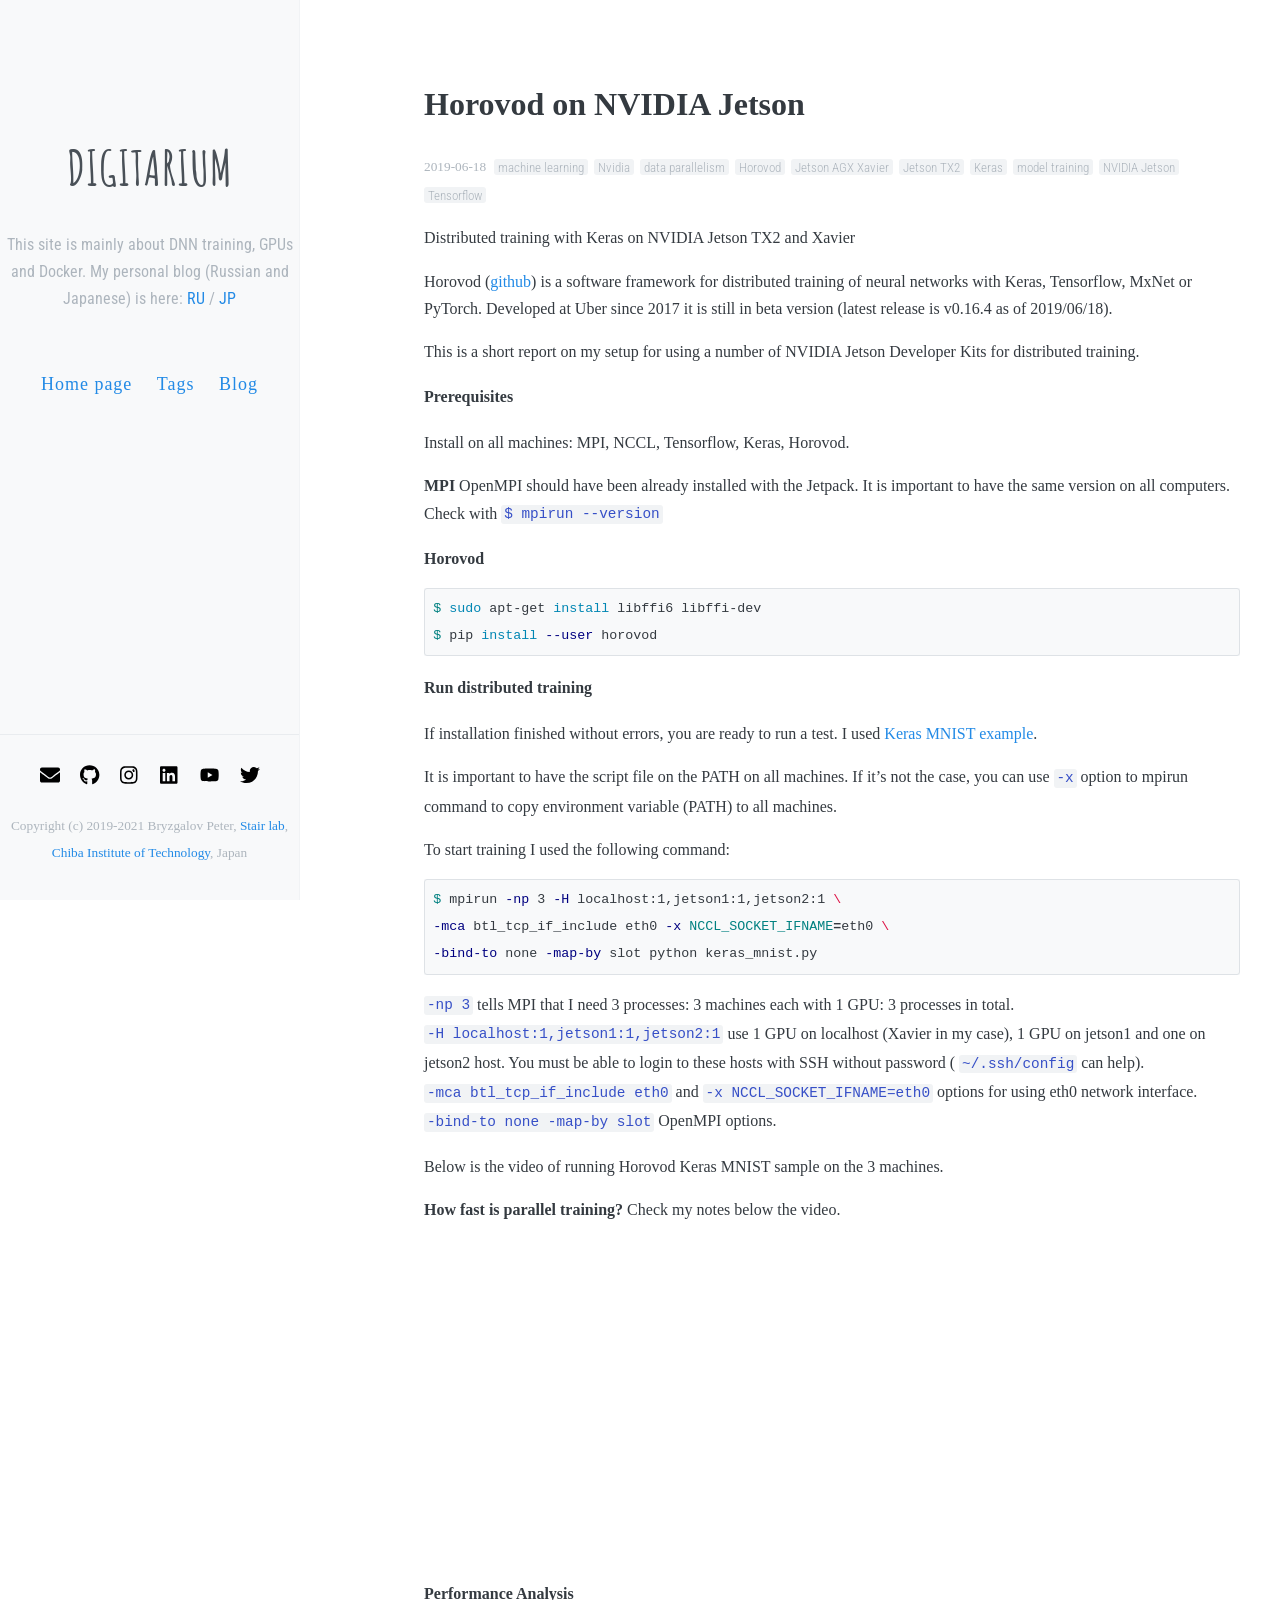
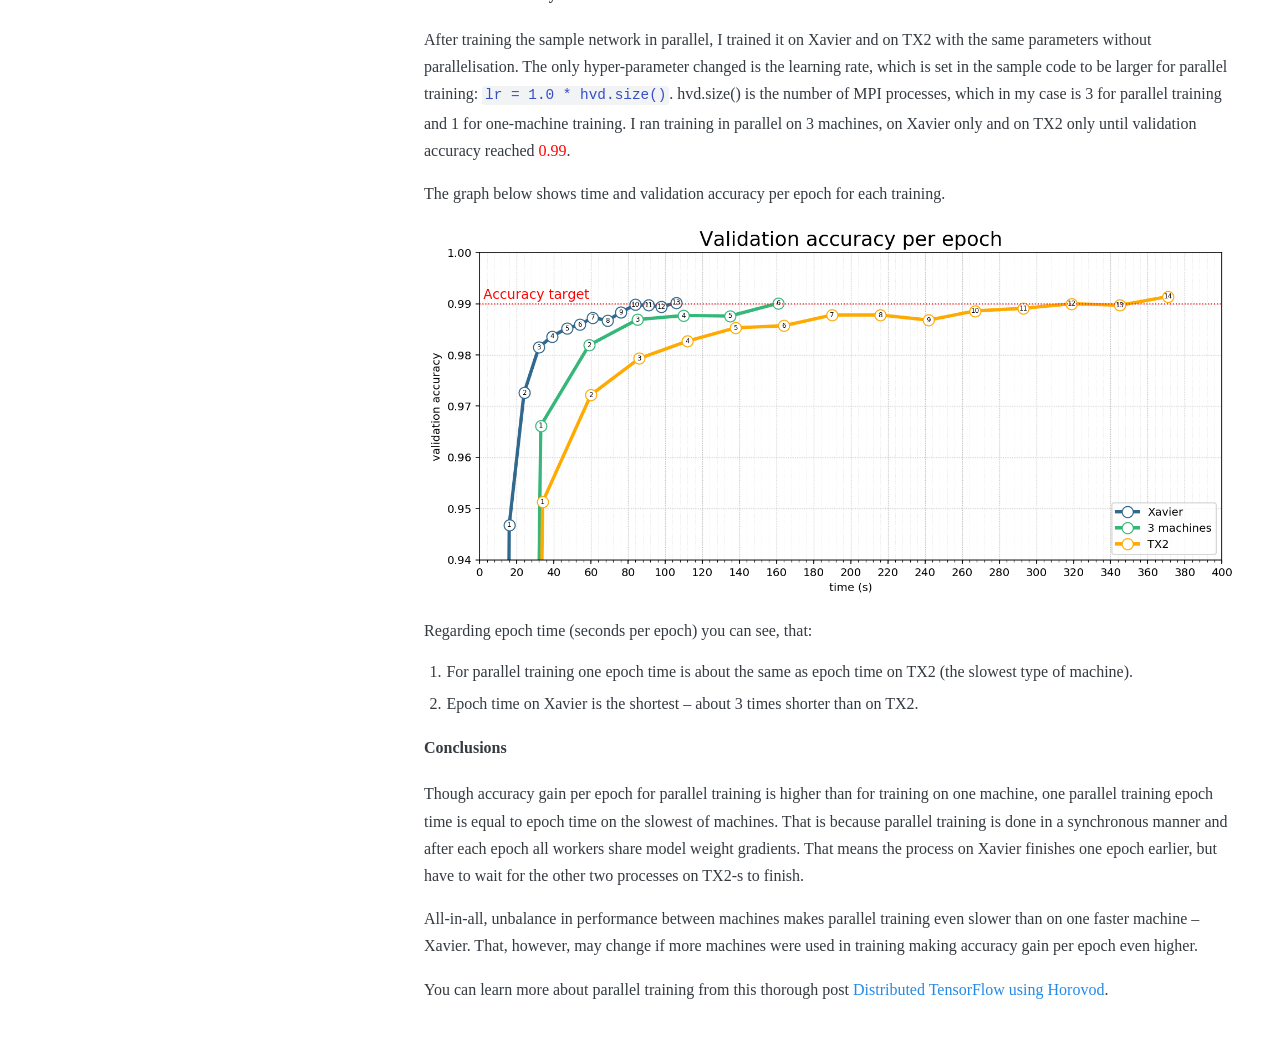
<file: horovod-on-nvidia-jetson/index.html>
<!DOCTYPE html>
<html>
  <head>
  <base href="" />
  <title>Horovod on NVIDIA Jetson</title>
    <meta charset="utf-8" />
    <meta content='text/html; charset=utf-8' http-equiv='Content-Type'>
    <meta http-equiv='X-UA-Compatible' content='IE=edge'>
    <meta name='viewport' content='width=device-width, initial-scale=1.0, maximum-scale=1.0'>
    <meta name="description" content="Horovod is a software framework for distributed training of neural networks. This is a short report on my setup for using a number of NVIDIA Jetson Developer Kits for distributed training with Tensorflow." />
    <meta name="author" content="Peter Bryzgalov" />
    <meta name="section" content="main" />
    <meta name="keywords" content="machine learning, Nvidia, data parallelism, Horovod, Jetson AGX Xavier, Jetson TX2, Keras, model training, NVIDIA Jetson, Tensorflow" />
    <meta property="twitter:title" content="Horovod on NVIDIA Jetson" />

  <!-- Async font loading -->
  <link href="https://fonts.googleapis.com/css2?family=Amatic+SC:wght@700&family=Roboto+Condensed:wght@300&display=swap" rel="stylesheet">

  <!--[if lt IE 9]>
    <script src="http://html5shiv.googlecode.com/svn/trunk/html5.js"></script>
  <![endif]-->

  <link rel="stylesheet" type="text/css" href="../css/style.css" />
  <link rel="alternate" type="application/rss+xml" title="Digitarium - This site is mainly about DNN training, GPUs and Docker. My personal blog (Russian and Japanese) is <a href='/blog'>here</a>." href="/feed.xml" />
</head>

<body>
  <div class="wrapper-sidebar">
  <header class="sidebar clearfix">
    <div class="site-info">       
      <h1 class="site-name">
      <a href="../index.html">Digitarium</a>

      </h1>
      <p class="site-description">This site is mainly about DNN training, GPUs and Docker. 
        My personal blog (Russian and Japanese) is here:
        <a href="../blog/ru/index.html">RU</a> / <a href="../blog/jp/index.html">JP</a>
    
      </p>
    </div>
  </header>

  <div class="navlist">
    <nav>
      <a href="../index.html">Home page</a>
<a href="../tags/index.html">Tags</a>
<a href="../blog/index.html">Blog</a>

    </nav>
  </div>

  <div class="wrapper-footer-desktop">
    <footer class="footer">
        <!-- Refer to https://codepen.io/ruandre/pen/howFi -->
        <ul class="svg-icon">
        <li><a href="mailto:peterbryz@yahoo.com" class="icon-8 email" title="Email"><svg viewBox="0 0 512 512"><path d="M502.3 190.8c3.9-3.1 9.7-.2 9.7 4.7V400c0 26.5-21.5 48-48 48H48c-26.5 0-48-21.5-48-48V195.6c0-5 5.7-7.8 9.7-4.7 22.4 17.4 52.1 39.5 154.1 113.6 21.1 15.4 56.7 47.8 92.2 47.6 35.7.3 72-32.8 92.3-47.6 102-74.1 131.6-96.3 154-113.7zM256 320c23.2.4 56.6-29.2 73.4-41.4 132.7-96.3 142.8-104.7 173.4-128.7 5.8-4.5 9.2-11.5 9.2-18.9v-19c0-26.5-21.5-48-48-48H48C21.5 64 0 85.5 0 112v19c0 7.4 3.4 14.3 9.2 18.9 30.6 23.9 40.7 32.4 173.4 128.7 16.8 12.2 50.2 41.8 73.4 41.4z"></path></svg><!--[if lt IE 9]><em>Email</em><![endif]--></a></li>
        <li><a href="https://github.com/pyotr777" class="icon-13 github" title="GitHub"><svg viewBox="0 0 512 512"><path d="M165.9 397.4c0 2-2.3 3.6-5.2 3.6-3.3.3-5.6-1.3-5.6-3.6 0-2 2.3-3.6 5.2-3.6 3-.3 5.6 1.3 5.6 3.6zm-31.1-4.5c-.7 2 1.3 4.3 4.3 4.9 2.6 1 5.6 0 6.2-2s-1.3-4.3-4.3-5.2c-2.6-.7-5.5.3-6.2 2.3zm44.2-1.7c-2.9.7-4.9 2.6-4.6 4.9.3 2 2.9 3.3 5.9 2.6 2.9-.7 4.9-2.6 4.6-4.6-.3-1.9-3-3.2-5.9-2.9zM244.8 8C106.1 8 0 113.3 0 252c0 110.9 69.8 205.8 169.5 239.2 12.8 2.3 17.3-5.6 17.3-12.1 0-6.2-.3-40.4-.3-61.4 0 0-70 15-84.7-29.8 0 0-11.4-29.1-27.8-36.6 0 0-22.9-15.7 1.6-15.4 0 0 24.9 2 38.6 25.8 21.9 38.6 58.6 27.5 72.9 20.9 2.3-16 8.8-27.1 16-33.7-55.9-6.2-112.3-14.3-112.3-110.5 0-27.5 7.6-41.3 23.6-58.9-2.6-6.5-11.1-33.3 2.6-67.9 20.9-6.5 69 27 69 27 20-5.6 41.5-8.5 62.8-8.5s42.8 2.9 62.8 8.5c0 0 48.1-33.6 69-27 13.7 34.7 5.2 61.4 2.6 67.9 16 17.7 25.8 31.5 25.8 58.9 0 96.5-58.9 104.2-114.8 110.5 9.2 7.9 17 22.9 17 46.4 0 33.7-.3 75.4-.3 83.6 0 6.5 4.6 14.4 17.3 12.1C428.2 457.8 496 362.9 496 252 496 113.3 383.5 8 244.8 8zM97.2 352.9c-1.3 1-1 3.3.7 5.2 1.6 1.6 3.9 2.3 5.2 1 1.3-1 1-3.3-.7-5.2-1.6-1.6-3.9-2.3-5.2-1zm-10.8-8.1c-.7 1.3.3 2.9 2.3 3.9 1.6 1 3.6.7 4.3-.7.7-1.3-.3-2.9-2.3-3.9-2-.6-3.6-.3-4.3.7zm32.4 35.6c-1.6 1.3-1 4.3 1.3 6.2 2.3 2.3 5.2 2.6 6.5 1 1.3-1.3.7-4.3-1.3-6.2-2.2-2.3-5.2-2.6-6.5-1zm-11.4-14.7c-1.6 1-1.6 3.6 0 5.9 1.6 2.3 4.3 3.3 5.6 2.3 1.6-1.3 1.6-3.9 0-6.2-1.4-2.3-4-3.3-5.6-2z"></path></svg><!--[if lt IE 9]><em>GitHub</em><![endif]--></a></li>
        <li><a href="https://instagram.com/pyotr777" class="icon-15 instagram" title="Instagram"><svg viewBox="0 0 512 512"><g><path d="M224.1 141c-63.6 0-114.9 51.3-114.9 114.9s51.3 114.9 114.9 114.9S339 319.5 339 255.9 287.7 141 224.1 141zm0 189.6c-41.1 0-74.7-33.5-74.7-74.7s33.5-74.7 74.7-74.7 74.7 33.5 74.7 74.7-33.6 74.7-74.7 74.7zm146.4-194.3c0 14.9-12 26.8-26.8 26.8-14.9 0-26.8-12-26.8-26.8s12-26.8 26.8-26.8 26.8 12 26.8 26.8zm76.1 27.2c-1.7-35.9-9.9-67.7-36.2-93.9-26.2-26.2-58-34.4-93.9-36.2-37-2.1-147.9-2.1-184.9 0-35.8 1.7-67.6 9.9-93.9 36.1s-34.4 58-36.2 93.9c-2.1 37-2.1 147.9 0 184.9 1.7 35.9 9.9 67.7 36.2 93.9s58 34.4 93.9 36.2c37 2.1 147.9 2.1 184.9 0 35.9-1.7 67.7-9.9 93.9-36.2 26.2-26.2 34.4-58 36.2-93.9 2.1-37 2.1-147.8 0-184.8zM398.8 388c-7.8 19.6-22.9 34.7-42.6 42.6-29.5 11.7-99.5 9-132.1 9s-102.7 2.6-132.1-9c-19.6-7.8-34.7-22.9-42.6-42.6-11.7-29.5-9-99.5-9-132.1s-2.6-102.7 9-132.1c7.8-19.6 22.9-34.7 42.6-42.6 29.5-11.7 99.5-9 132.1-9s102.7-2.6 132.1 9c19.6 7.8 34.7 22.9 42.6 42.6 11.7 29.5 9 99.5 9 132.1s2.7 102.7-9 132.1z"></path><circle cx="351.5" cy="160.5" r="21.5"></circle></g></svg><!--[if lt IE 9]><em>Instagram</em><![endif]--></a></li>
        <li><a href="https://www.linkedin.com/in/peter-bryzgalov-8794458a" class="icon-17 linkedin" title="LinkedIn"><svg viewBox="0 0 512 512"><path d="M416 32H31.9C14.3 32 0 46.5 0 64.3v383.4C0 465.5 14.3 480 31.9 480H416c17.6 0 32-14.5 32-32.3V64.3c0-17.8-14.4-32.3-32-32.3zM135.4 416H69V202.2h66.5V416zm-33.2-243c-21.3 0-38.5-17.3-38.5-38.5S80.9 96 102.2 96c21.2 0 38.5 17.3 38.5 38.5 0 21.3-17.2 38.5-38.5 38.5zm282.1 243h-66.4V312c0-24.8-.5-56.7-34.5-56.7-34.6 0-39.9 27-39.9 54.9V416h-66.4V202.2h63.7v29.2h.9c8.9-16.8 30.6-34.5 62.9-34.5 67.2 0 79.7 44.3 79.7 101.9V416z"></path></svg><!--[if lt IE 9]><em>LinkedIn</em><![endif]--></a></li>
        <li><a href="https://youtube.com/pyotr777" class="icon-28 youtube" title="YouTube"><svg viewBox="0 0 600 512"><path d="M549.655 124.083c-6.281-23.65-24.787-42.276-48.284-48.597C458.781 64 288 64 288 64S117.22 64 74.629 75.486c-23.497 6.322-42.003 24.947-48.284 48.597-11.412 42.867-11.412 132.305-11.412 132.305s0 89.438 11.412 132.305c6.281 23.65 24.787 41.5 48.284 47.821C117.22 448 288 448 288 448s170.78 0 213.371-11.486c23.497-6.321 42.003-24.171 48.284-47.821 11.412-42.867 11.412-132.305 11.412-132.305s0-89.438-11.412-132.305zm-317.51 213.508V175.185l142.739 81.205-142.739 81.201z"></path></svg><!--[if lt IE 9]><em>YouTube</em><![endif]--></a></li>
        <li><a href="https://www.twitter.com/pyotr777" class="icon-26 twitter" title="Twitter"><svg viewBox="0 0 512 512"><path d="M459.37 151.716c.325 4.548.325 9.097.325 13.645 0 138.72-105.583 298.558-298.558 298.558-59.452 0-114.68-17.219-161.137-47.106 8.447.974 16.568 1.299 25.34 1.299 49.055 0 94.213-16.568 130.274-44.832-46.132-.975-84.792-31.188-98.112-72.772 6.498.974 12.995 1.624 19.818 1.624 9.421 0 18.843-1.3 27.614-3.573-48.081-9.747-84.143-51.98-84.143-102.985v-1.299c13.969 7.797 30.214 12.67 47.431 13.319-28.264-18.843-46.781-51.005-46.781-87.391 0-19.492 5.197-37.36 14.294-52.954 51.655 63.675 129.3 105.258 216.365 109.807-1.624-7.797-2.599-15.918-2.599-24.04 0-57.828 46.782-104.934 104.934-104.934 30.213 0 57.502 12.67 76.67 33.137 23.715-4.548 46.456-13.32 66.599-25.34-7.798 24.366-24.366 44.833-46.132 57.827 21.117-2.273 41.584-8.122 60.426-16.243-14.292 20.791-32.161 39.308-52.628 54.253z"></path></svg><!--[if lt IE 9]><em>Twitter</em><![endif]--></a></li>
        </ul>

        <p align="center">
          <!-- Default Statcounter code for Digitarium
          http://digitarium.cc -->
          <script type="text/javascript">
          var sc_project=13338202; 
          var sc_invisible=0; 
          var sc_security="b425535b"; 
          var scJsHost = "https://";
          document.write("<sc"+"ript type='text/javascript' src='" +
          scJsHost+
          "statcounter.com/counter/counter.js'></"+"script>");
          </script>
          <noscript><div class="statcounter"><a title="Web Analytics"
          href="https://statcounter.com/" target="_blank"><img
          class="statcounter"
          src="https://c.statcounter.com/13338202/0/b425535b/0/"
          alt="Web Analytics"
          referrerPolicy="no-referrer-when-downgrade"></a></div></noscript>
          <!-- End of Statcounter Code -->
        </p>
        <p>Copyright (c) 2019-2021 Bryzgalov Peter, <a href="https://stair.center" target="_blank">Stair lab</a>, <a href="http://www.it-chiba.ac.jp" target="_blank">Chiba Institute of Technology</a>, Japan</p>
    </footer>
  </div>
</div>  

  <div id="main" class="wrapper-content">

    <h1>Horovod on NVIDIA Jetson</h1>
    <span class="date">
        2019-06-18
    </span>
  <span class="posts">
  <ul class="tag">
    <li><a href="../tags/index.html#machine%20learning">machine learning</a></li>
    <li><a href="../tags/index.html#Nvidia">Nvidia</a></li>
    <li><a href="../tags/index.html#data%20parallelism">data parallelism</a></li>
    <li><a href="../tags/index.html#Horovod">Horovod</a></li>
    <li><a href="../tags/index.html#Jetson%20AGX%20Xavier">Jetson AGX Xavier</a></li>
    <li><a href="../tags/index.html#Jetson%20TX2">Jetson TX2</a></li>
    <li><a href="../tags/index.html#Keras">Keras</a></li>
    <li><a href="../tags/index.html#model%20training">model training</a></li>
    <li><a href="../tags/index.html#NVIDIA%20Jetson">NVIDIA Jetson</a></li>
    <li><a href="../tags/index.html#Tensorflow">Tensorflow</a></li>
  </ul>
</span>



    <p class="has-medium-font-size">
Distributed training with Keras on NVIDIA Jetson TX2 and Xavier
</p>

<p>Horovod (<a href="https://github.com/horovod/horovod" target="_blank" rel="noopener noreferrer">github</a>) is a software framework for distributed training of neural networks with Keras, Tensorflow, MxNet or PyTorch. Developed at Uber since 2017 it is still in beta version (latest release is v0.16.4 as of 2019/06/18).</p>

<p>This is a short report on my setup for using a number of NVIDIA Jetson Developer Kits for distributed training.</p>

<h3 id="prerequisites">Prerequisites</h3>

<p>Install on all machines: MPI, NCCL, Tensorflow, Keras, Horovod.</p>

<p><strong>MPI</strong>
OpenMPI should have been already installed with the Jetpack. It is important to have the same version on all computers. Check with <code class="language-plaintext highlighter-rouge">$ mpirun --version</code></p>

<p><strong>Horovod</strong></p>

<div class="language-bash highlighter-rouge"><div class="highlight"><pre class="highlight"><code><span class="nv">$ </span><span class="nb">sudo </span>apt-get <span class="nb">install </span>libffi6 libffi-dev
<span class="nv">$ </span>pip <span class="nb">install</span> <span class="nt">--user</span> horovod
</code></pre></div></div>

<h3 id="run-distributed-training">Run distributed training</h3>

<p>If installation finished without errors, you are ready to run a test. I used <a rel="noopener noreferrer" href="https://github.com/horovod/horovod/blob/master/examples/keras_mnist.py" target="_blank">Keras MNIST example</a>.</p>

<p>It is important to have the script file on the PATH on all machines. If it’s not the case, you can use <code class="language-plaintext highlighter-rouge">-x</code> option to mpirun command to copy environment variable (PATH) to all machines.</p>

<p>To start training I used the following command:</p>

<div class="language-bash highlighter-rouge"><div class="highlight"><pre class="highlight"><code><span class="nv">$ </span>mpirun <span class="nt">-np</span> 3 <span class="nt">-H</span> localhost:1,jetson1:1,jetson2:1 <span class="se">\</span>
<span class="nt">-mca</span> btl_tcp_if_include eth0 <span class="nt">-x</span> <span class="nv">NCCL_SOCKET_IFNAME</span><span class="o">=</span>eth0 <span class="se">\</span>
<span class="nt">-bind-to</span> none <span class="nt">-map-by</span> slot python keras_mnist.py
</code></pre></div></div>

<p><code class="language-plaintext highlighter-rouge">-np 3</code> tells MPI that I need 3 processes: 3 machines each with 1 GPU: 3 processes in total.<br />
<code class="language-plaintext highlighter-rouge">-H localhost:1,jetson1:1,jetson2:1</code> use 1 GPU on localhost (Xavier in my case), 1 GPU on jetson1 and one on jetson2 host. You must be able to login to these hosts with SSH without password ( <code class="language-plaintext highlighter-rouge">~/.ssh/config</code> can help).<br />
<code class="language-plaintext highlighter-rouge">-mca btl_tcp_if_include eth0</code> and <code class="language-plaintext highlighter-rouge">-x NCCL_SOCKET_IFNAME=eth0</code> options for using eth0 network interface.<br />
<code class="language-plaintext highlighter-rouge">-bind-to none -map-by slot</code> OpenMPI options.</p>

<p>Below is the video of running Horovod Keras MNIST sample on the 3 machines.</p>

<p><strong>How fast is parallel training?</strong> Check my notes below the video.</p>

<iframe width="560" height="315" src="https://www.youtube.com/embed/WPGue7c2PIU" frameborder="0" allow="accelerometer; autoplay; encrypted-media; gyroscope; picture-in-picture" allowfullscreen=""></iframe>

<h3 id="performance-analysis">Performance Analysis</h3>

<p>After training the sample network in parallel, I trained it on Xavier and on TX2 with the same parameters without parallelisation. The only hyper-parameter changed is the learning rate, which is set in the sample code to be larger for parallel training: <code class="language-plaintext highlighter-rouge">lr = 1.0 * hvd.size()</code>. hvd.size() is the number of MPI processes, which in my case is 3 for parallel training and 1 for one-machine training. I ran training in parallel on 3 machines, on Xavier only and on TX2 only until validation accuracy reached <span style="color:red">0.99</span>.</p>

<p>The graph below shows time and validation accuracy per epoch for each training.</p>

<p><img class="scalable" src="images/training_logs-2.png" alt="" /></p>

<p>Regarding epoch time (seconds per epoch) you can see, that:</p>

<ol>
  <li>For parallel training one epoch time is about the same as epoch time on TX2 (the slowest type of machine).</li>
  <li>Epoch time on Xavier is the shortest – about 3 times shorter than on TX2.</li>
</ol>

<h3 id="conclusions">Conclusions</h3>

<p>Though accuracy gain per epoch for parallel training is higher than for training on one machine, one parallel training epoch time is equal to epoch time on the slowest of machines. That is because parallel training is done in a synchronous manner and after each epoch all workers share model weight gradients. That means the process on Xavier finishes one epoch earlier, but have to wait for the other two processes on TX2-s to finish.</p>

<p>All-in-all, unbalance in performance between machines makes parallel training even slower than on one faster machine – Xavier. That, however, may change if more machines were used in training making accuracy gain per epoch even higher.</p>

<p>You can learn more about parallel training from this thorough post <a rel="noopener noreferrer" href="https://towardsdatascience.com/distributed-tensorflow-using-horovod-6d572f8790c4" target="_blank">Distributed TensorFlow using Horovod</a>.</p>
  </div>

</body>
</html>
</file>
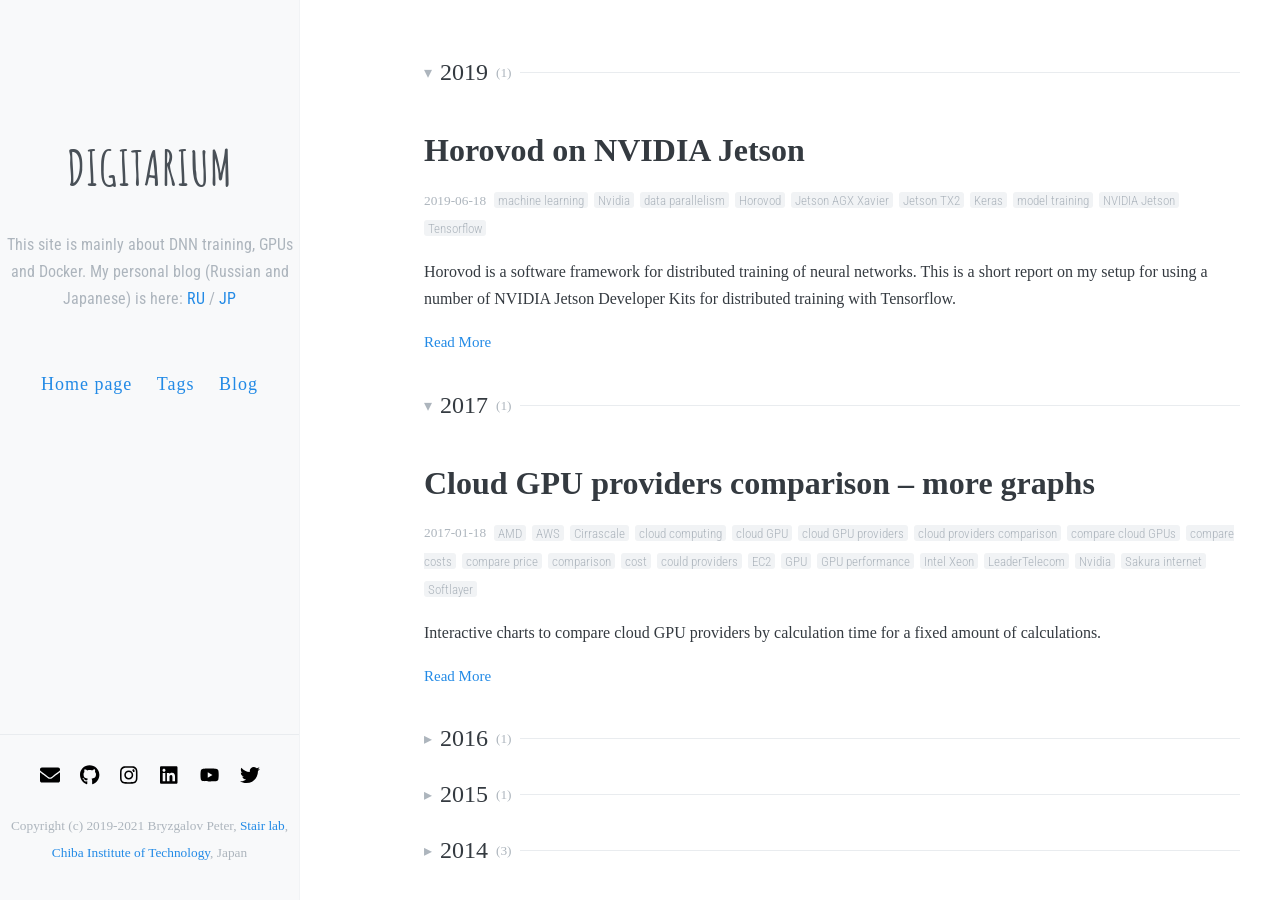
<file: page2/index.html>
<!DOCTYPE html>
<html>
  <head>
    <meta charset="utf-8" />
    <title>Digitarium</title>
    <!-- The old Jekyll site paginated the front page: /page2/ was its second
         page. The new site lists all posts on the front page, so this stub
         keeps the old address alive and sends visitors to the front page. -->
    <link rel="canonical" href="https://digitarium.cc/" />
    <meta http-equiv="refresh" content="0; url=/" />
  </head>
  <body>
    <p>This page has moved to <a href="/">digitarium.cc</a>.</p>
  </body>
</html>
</file>
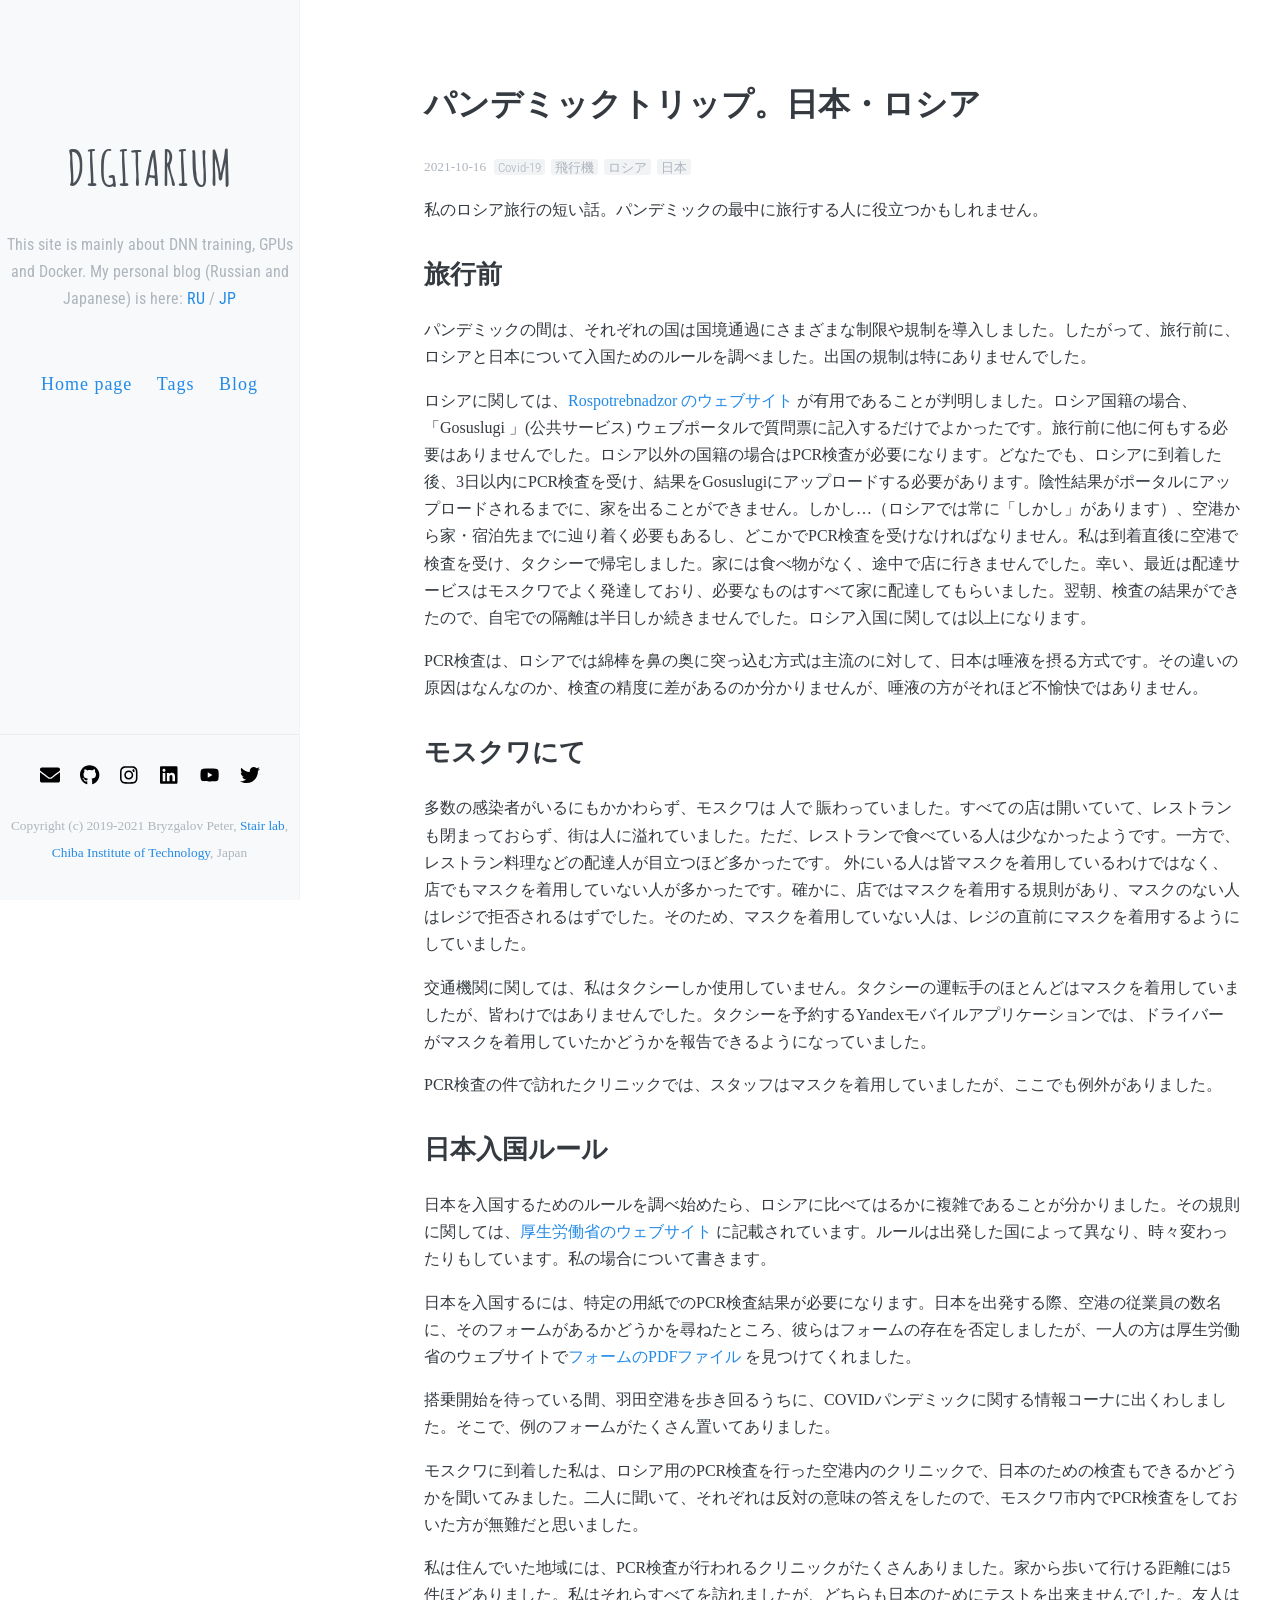
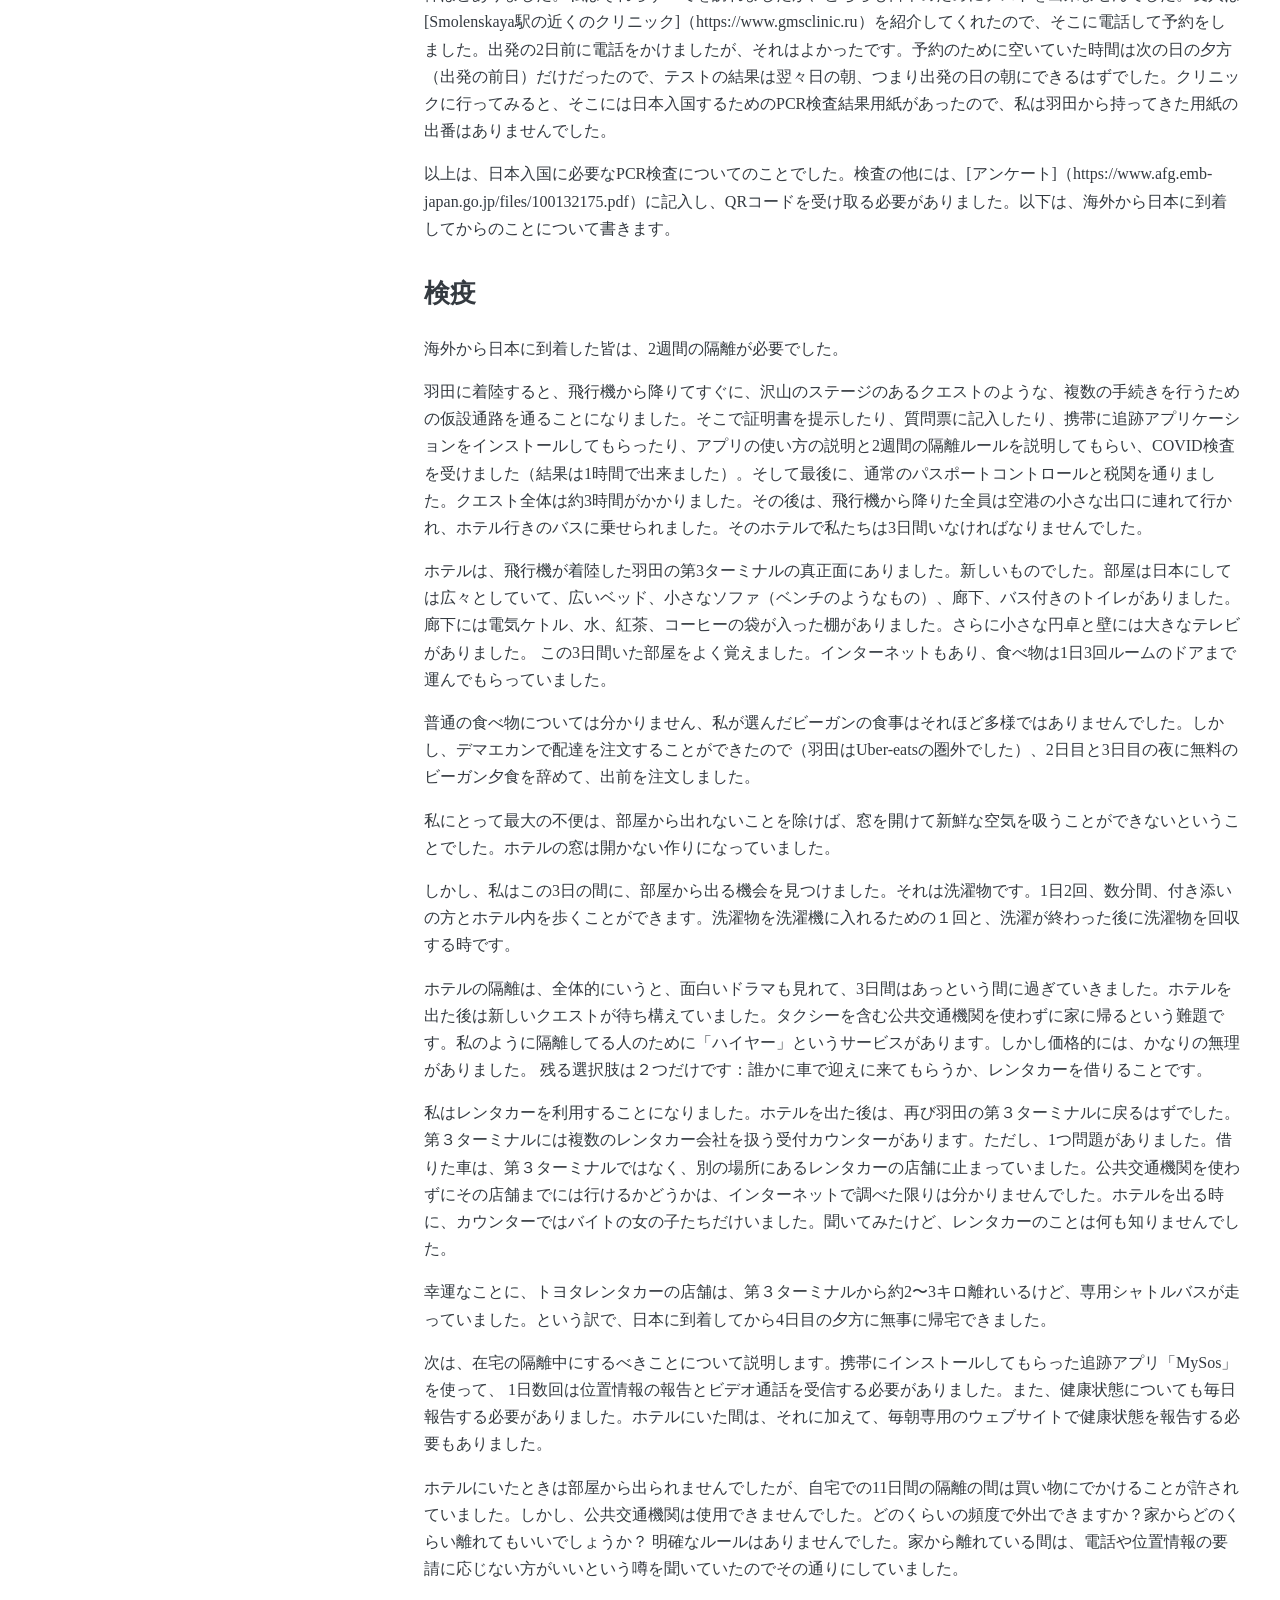
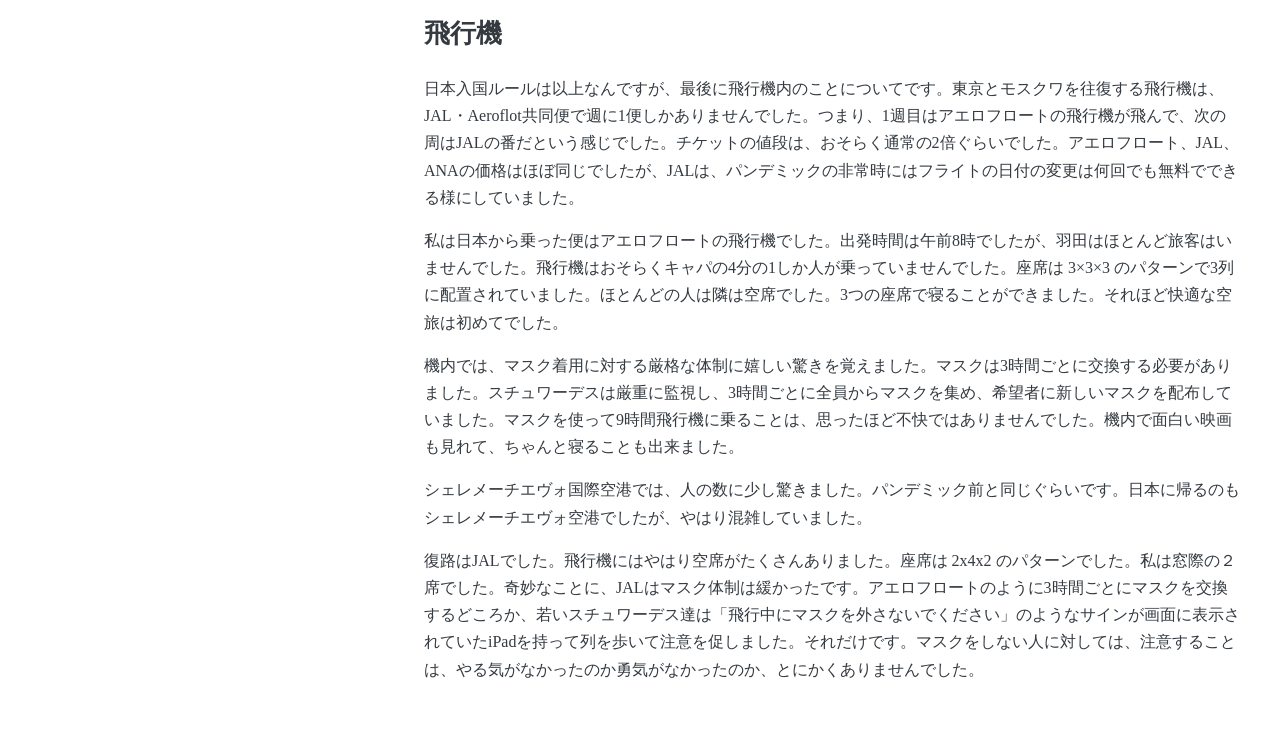
<file: pandemic-travel-jp/index.html>
<!DOCTYPE html>
<html>
  <head>
  <base href="" />
  <title>パンデミックトリップ。日本・ロシア</title>
    <meta charset="utf-8" />
    <meta content='text/html; charset=utf-8' http-equiv='Content-Type'>
    <meta http-equiv='X-UA-Compatible' content='IE=edge'>
    <meta name='viewport' content='width=device-width, initial-scale=1.0, maximum-scale=1.0'>
    <meta name="description" content="私のロシア旅行の短い話。パンデミックの最中に旅行する人に役立つかもしれません。珍しい時代の証拠の一つとして、おそらく将来的に興味深いものになるでしょう。" />
    <meta name="author" content="Peter Bryzgalov" />
    <meta name="section" content="blog" />
    <meta name="keywords" content="Covid-19, 飛行機, ロシア, 日本" />
    <meta name="language" content="jp" />
    <meta property="twitter:title" content="パンデミックトリップ。日本・ロシア" />

  <!-- Async font loading -->
  <link href="https://fonts.googleapis.com/css2?family=Amatic+SC:wght@700&family=Roboto+Condensed:wght@300&display=swap" rel="stylesheet">

  <!--[if lt IE 9]>
    <script src="http://html5shiv.googlecode.com/svn/trunk/html5.js"></script>
  <![endif]-->

  <link rel="stylesheet" type="text/css" href="../css/style.css" />
  <link rel="alternate" type="application/rss+xml" title="Digitarium - This site is mainly about DNN training, GPUs and Docker. My personal blog (Russian and Japanese) is <a href='/blog'>here</a>." href="/feed.xml" />
</head>

<body>
  <div class="wrapper-sidebar">
  <header class="sidebar clearfix">
    <div class="site-info">       
      <h1 class="site-name">
      <a href="../index.html">Digitarium</a>

      </h1>
      <p class="site-description">This site is mainly about DNN training, GPUs and Docker. 
        My personal blog (Russian and Japanese) is here:
        <a href="../blog/ru/index.html">RU</a> / <a href="../blog/jp/index.html">JP</a>
    
      </p>
    </div>
  </header>

  <div class="navlist">
    <nav>
      <a href="../index.html">Home page</a>
<a href="../tags/index.html">Tags</a>
<a href="../blog/index.html">Blog</a>

    </nav>
  </div>

  <div class="wrapper-footer-desktop">
    <footer class="footer">
        <!-- Refer to https://codepen.io/ruandre/pen/howFi -->
        <ul class="svg-icon">
        <li><a href="mailto:peterbryz@yahoo.com" class="icon-8 email" title="Email"><svg viewBox="0 0 512 512"><path d="M502.3 190.8c3.9-3.1 9.7-.2 9.7 4.7V400c0 26.5-21.5 48-48 48H48c-26.5 0-48-21.5-48-48V195.6c0-5 5.7-7.8 9.7-4.7 22.4 17.4 52.1 39.5 154.1 113.6 21.1 15.4 56.7 47.8 92.2 47.6 35.7.3 72-32.8 92.3-47.6 102-74.1 131.6-96.3 154-113.7zM256 320c23.2.4 56.6-29.2 73.4-41.4 132.7-96.3 142.8-104.7 173.4-128.7 5.8-4.5 9.2-11.5 9.2-18.9v-19c0-26.5-21.5-48-48-48H48C21.5 64 0 85.5 0 112v19c0 7.4 3.4 14.3 9.2 18.9 30.6 23.9 40.7 32.4 173.4 128.7 16.8 12.2 50.2 41.8 73.4 41.4z"></path></svg><!--[if lt IE 9]><em>Email</em><![endif]--></a></li>
        <li><a href="https://github.com/pyotr777" class="icon-13 github" title="GitHub"><svg viewBox="0 0 512 512"><path d="M165.9 397.4c0 2-2.3 3.6-5.2 3.6-3.3.3-5.6-1.3-5.6-3.6 0-2 2.3-3.6 5.2-3.6 3-.3 5.6 1.3 5.6 3.6zm-31.1-4.5c-.7 2 1.3 4.3 4.3 4.9 2.6 1 5.6 0 6.2-2s-1.3-4.3-4.3-5.2c-2.6-.7-5.5.3-6.2 2.3zm44.2-1.7c-2.9.7-4.9 2.6-4.6 4.9.3 2 2.9 3.3 5.9 2.6 2.9-.7 4.9-2.6 4.6-4.6-.3-1.9-3-3.2-5.9-2.9zM244.8 8C106.1 8 0 113.3 0 252c0 110.9 69.8 205.8 169.5 239.2 12.8 2.3 17.3-5.6 17.3-12.1 0-6.2-.3-40.4-.3-61.4 0 0-70 15-84.7-29.8 0 0-11.4-29.1-27.8-36.6 0 0-22.9-15.7 1.6-15.4 0 0 24.9 2 38.6 25.8 21.9 38.6 58.6 27.5 72.9 20.9 2.3-16 8.8-27.1 16-33.7-55.9-6.2-112.3-14.3-112.3-110.5 0-27.5 7.6-41.3 23.6-58.9-2.6-6.5-11.1-33.3 2.6-67.9 20.9-6.5 69 27 69 27 20-5.6 41.5-8.5 62.8-8.5s42.8 2.9 62.8 8.5c0 0 48.1-33.6 69-27 13.7 34.7 5.2 61.4 2.6 67.9 16 17.7 25.8 31.5 25.8 58.9 0 96.5-58.9 104.2-114.8 110.5 9.2 7.9 17 22.9 17 46.4 0 33.7-.3 75.4-.3 83.6 0 6.5 4.6 14.4 17.3 12.1C428.2 457.8 496 362.9 496 252 496 113.3 383.5 8 244.8 8zM97.2 352.9c-1.3 1-1 3.3.7 5.2 1.6 1.6 3.9 2.3 5.2 1 1.3-1 1-3.3-.7-5.2-1.6-1.6-3.9-2.3-5.2-1zm-10.8-8.1c-.7 1.3.3 2.9 2.3 3.9 1.6 1 3.6.7 4.3-.7.7-1.3-.3-2.9-2.3-3.9-2-.6-3.6-.3-4.3.7zm32.4 35.6c-1.6 1.3-1 4.3 1.3 6.2 2.3 2.3 5.2 2.6 6.5 1 1.3-1.3.7-4.3-1.3-6.2-2.2-2.3-5.2-2.6-6.5-1zm-11.4-14.7c-1.6 1-1.6 3.6 0 5.9 1.6 2.3 4.3 3.3 5.6 2.3 1.6-1.3 1.6-3.9 0-6.2-1.4-2.3-4-3.3-5.6-2z"></path></svg><!--[if lt IE 9]><em>GitHub</em><![endif]--></a></li>
        <li><a href="https://instagram.com/pyotr777" class="icon-15 instagram" title="Instagram"><svg viewBox="0 0 512 512"><g><path d="M224.1 141c-63.6 0-114.9 51.3-114.9 114.9s51.3 114.9 114.9 114.9S339 319.5 339 255.9 287.7 141 224.1 141zm0 189.6c-41.1 0-74.7-33.5-74.7-74.7s33.5-74.7 74.7-74.7 74.7 33.5 74.7 74.7-33.6 74.7-74.7 74.7zm146.4-194.3c0 14.9-12 26.8-26.8 26.8-14.9 0-26.8-12-26.8-26.8s12-26.8 26.8-26.8 26.8 12 26.8 26.8zm76.1 27.2c-1.7-35.9-9.9-67.7-36.2-93.9-26.2-26.2-58-34.4-93.9-36.2-37-2.1-147.9-2.1-184.9 0-35.8 1.7-67.6 9.9-93.9 36.1s-34.4 58-36.2 93.9c-2.1 37-2.1 147.9 0 184.9 1.7 35.9 9.9 67.7 36.2 93.9s58 34.4 93.9 36.2c37 2.1 147.9 2.1 184.9 0 35.9-1.7 67.7-9.9 93.9-36.2 26.2-26.2 34.4-58 36.2-93.9 2.1-37 2.1-147.8 0-184.8zM398.8 388c-7.8 19.6-22.9 34.7-42.6 42.6-29.5 11.7-99.5 9-132.1 9s-102.7 2.6-132.1-9c-19.6-7.8-34.7-22.9-42.6-42.6-11.7-29.5-9-99.5-9-132.1s-2.6-102.7 9-132.1c7.8-19.6 22.9-34.7 42.6-42.6 29.5-11.7 99.5-9 132.1-9s102.7-2.6 132.1 9c19.6 7.8 34.7 22.9 42.6 42.6 11.7 29.5 9 99.5 9 132.1s2.7 102.7-9 132.1z"></path><circle cx="351.5" cy="160.5" r="21.5"></circle></g></svg><!--[if lt IE 9]><em>Instagram</em><![endif]--></a></li>
        <li><a href="https://www.linkedin.com/in/peter-bryzgalov-8794458a" class="icon-17 linkedin" title="LinkedIn"><svg viewBox="0 0 512 512"><path d="M416 32H31.9C14.3 32 0 46.5 0 64.3v383.4C0 465.5 14.3 480 31.9 480H416c17.6 0 32-14.5 32-32.3V64.3c0-17.8-14.4-32.3-32-32.3zM135.4 416H69V202.2h66.5V416zm-33.2-243c-21.3 0-38.5-17.3-38.5-38.5S80.9 96 102.2 96c21.2 0 38.5 17.3 38.5 38.5 0 21.3-17.2 38.5-38.5 38.5zm282.1 243h-66.4V312c0-24.8-.5-56.7-34.5-56.7-34.6 0-39.9 27-39.9 54.9V416h-66.4V202.2h63.7v29.2h.9c8.9-16.8 30.6-34.5 62.9-34.5 67.2 0 79.7 44.3 79.7 101.9V416z"></path></svg><!--[if lt IE 9]><em>LinkedIn</em><![endif]--></a></li>
        <li><a href="https://youtube.com/pyotr777" class="icon-28 youtube" title="YouTube"><svg viewBox="0 0 600 512"><path d="M549.655 124.083c-6.281-23.65-24.787-42.276-48.284-48.597C458.781 64 288 64 288 64S117.22 64 74.629 75.486c-23.497 6.322-42.003 24.947-48.284 48.597-11.412 42.867-11.412 132.305-11.412 132.305s0 89.438 11.412 132.305c6.281 23.65 24.787 41.5 48.284 47.821C117.22 448 288 448 288 448s170.78 0 213.371-11.486c23.497-6.321 42.003-24.171 48.284-47.821 11.412-42.867 11.412-132.305 11.412-132.305s0-89.438-11.412-132.305zm-317.51 213.508V175.185l142.739 81.205-142.739 81.201z"></path></svg><!--[if lt IE 9]><em>YouTube</em><![endif]--></a></li>
        <li><a href="https://www.twitter.com/pyotr777" class="icon-26 twitter" title="Twitter"><svg viewBox="0 0 512 512"><path d="M459.37 151.716c.325 4.548.325 9.097.325 13.645 0 138.72-105.583 298.558-298.558 298.558-59.452 0-114.68-17.219-161.137-47.106 8.447.974 16.568 1.299 25.34 1.299 49.055 0 94.213-16.568 130.274-44.832-46.132-.975-84.792-31.188-98.112-72.772 6.498.974 12.995 1.624 19.818 1.624 9.421 0 18.843-1.3 27.614-3.573-48.081-9.747-84.143-51.98-84.143-102.985v-1.299c13.969 7.797 30.214 12.67 47.431 13.319-28.264-18.843-46.781-51.005-46.781-87.391 0-19.492 5.197-37.36 14.294-52.954 51.655 63.675 129.3 105.258 216.365 109.807-1.624-7.797-2.599-15.918-2.599-24.04 0-57.828 46.782-104.934 104.934-104.934 30.213 0 57.502 12.67 76.67 33.137 23.715-4.548 46.456-13.32 66.599-25.34-7.798 24.366-24.366 44.833-46.132 57.827 21.117-2.273 41.584-8.122 60.426-16.243-14.292 20.791-32.161 39.308-52.628 54.253z"></path></svg><!--[if lt IE 9]><em>Twitter</em><![endif]--></a></li>
        </ul>

        <p align="center">
          <!-- Default Statcounter code for Digitarium
          http://digitarium.cc -->
          <script type="text/javascript">
          var sc_project=13338202; 
          var sc_invisible=0; 
          var sc_security="b425535b"; 
          var scJsHost = "https://";
          document.write("<sc"+"ript type='text/javascript' src='" +
          scJsHost+
          "statcounter.com/counter/counter.js'></"+"script>");
          </script>
          <noscript><div class="statcounter"><a title="Web Analytics"
          href="https://statcounter.com/" target="_blank"><img
          class="statcounter"
          src="https://c.statcounter.com/13338202/0/b425535b/0/"
          alt="Web Analytics"
          referrerPolicy="no-referrer-when-downgrade"></a></div></noscript>
          <!-- End of Statcounter Code -->
        </p>
        <p>Copyright (c) 2019-2021 Bryzgalov Peter, <a href="https://stair.center" target="_blank">Stair lab</a>, <a href="http://www.it-chiba.ac.jp" target="_blank">Chiba Institute of Technology</a>, Japan</p>
    </footer>
  </div>
</div>  

  <div id="main" class="wrapper-content">

    <h1>パンデミックトリップ。日本・ロシア</h1>
    <span class="date">
        2021-10-16
    </span>
  <span class="posts">
  <ul class="tag">
    <li><a href="../tags/index.html#Covid-19">Covid-19</a></li>
    <li><a href="../tags/index.html#%E9%A3%9B%E8%A1%8C%E6%A9%9F">飛行機</a></li>
    <li><a href="../tags/index.html#%E3%83%AD%E3%82%B7%E3%82%A2">ロシア</a></li>
    <li><a href="../tags/index.html#%E6%97%A5%E6%9C%AC">日本</a></li>
  </ul>
</span>



    <p>私のロシア旅行の短い話。パンデミックの最中に旅行する人に役立つかもしれません。</p>

<h2 id="旅行前">旅行前</h2>

<p>パンデミックの間は、それぞれの国は国境通過にさまざまな制限や規制を導入しました。したがって、旅行前に、ロシアと日本について入国ためのルールを調べました。出国の規制は特にありませんでした。</p>

<p>ロシアに関しては、<a href="https://www.rospotrebnadzor.ru/about/info/news/news_details.php?ELEMENT_ID=18385">Rospotrebnadzor のウェブサイト</a> が有用であることが判明しました。ロシア国籍の場合、「Gosuslugi 」(公共サービス) ウェブポータルで質問票に記入するだけでよかったです。旅行前に他に何もする必要はありませんでした。ロシア以外の国籍の場合はPCR検査が必要になります。どなたでも、ロシアに到着した後、3日以内にPCR検査を受け、結果をGosuslugiにアップロードする必要があります。陰性結果がポータルにアップロードされるまでに、家を出ることができません。しかし…（ロシアでは常に「しかし」があります）、空港から家・宿泊先までに辿り着く必要もあるし、どこかでPCR検査を受けなければなりません。私は到着直後に空港で検査を受け、タクシーで帰宅しました。家には食べ物がなく、途中で店に行きませんでした。幸い、最近は配達サービスはモスクワでよく発達しており、必要なものはすべて家に配達してもらいました。翌朝、検査の結果ができたので、自宅での隔離は半日しか続きませんでした。ロシア入国に関しては以上になります。</p>

<p>PCR検査は、ロシアでは綿棒を鼻の奥に突っ込む方式は主流のに対して、日本は唾液を摂る方式です。その違いの原因はなんなのか、検査の精度に差があるのか分かりませんが、唾液の方がそれほど不愉快ではありません。</p>

<h2 id="モスクワにて">モスクワにて</h2>

<p>多数の感染者がいるにもかかわらず、モスクワは 人で 賑わっていました。すべての店は開いていて、レストランも閉まっておらず、街は人に溢れていました。ただ、レストランで食べている人は少なかったようです。一方で、レストラン料理などの配達人が目立つほど多かったです。
外にいる人は皆マスクを着用しているわけではなく、店でもマスクを着用していない人が多かったです。確かに、店ではマスクを着用する規則があり、マスクのない人はレジで拒否されるはずでした。そのため、マスクを着用していない人は、レジの直前にマスクを着用するようにしていました。</p>

<p>交通機関に関しては、私はタクシーしか使用していません。タクシーの運転手のほとんどはマスクを着用していましたが、皆わけではありませんでした。タクシーを予約するYandexモバイルアプリケーションでは、ドライバーがマスクを着用していたかどうかを報告できるようになっていました。</p>

<p>PCR検査の件で訪れたクリニックでは、スタッフはマスクを着用していましたが、ここでも例外がありました。</p>

<h2 id="日本入国ルール">日本入国ルール</h2>

<p>日本を入国するためのルールを調べ始めたら、ロシアに比べてはるかに複雑であることが分かりました。その規則に関しては、<a href="https://www.mhlw.go.jp/stf/seisakunitsuite/bunya/0000121431_00209.html">厚生労働省のウェブサイト</a> に記載されています。ルールは出発した国によって異なり、時々変わったりもしています。私の場合について書きます。</p>

<p>日本を入国するには、特定の用紙でのPCR検査結果が必要になります。日本を出発する際、空港の従業員の数名に、そのフォームがあるかどうかを尋ねたところ、彼らはフォームの存在を否定しましたが、一人の方は厚生労働省のウェブサイトで<a href="https://www.mhlw.go.jp/content/000799426.pdf">フォームのPDFファイル</a>  を見つけてくれました。</p>

<p>搭乗開始を待っている間、羽田空港を歩き回るうちに、COVIDパンデミックに関する情報コーナに出くわしました。そこで、例のフォームがたくさん置いてありました。</p>

<p>モスクワに到着した私は、ロシア用のPCR検査を行った空港内のクリニックで、日本のための検査もできるかどうかを聞いてみました。二人に聞いて、それぞれは反対の意味の答えをしたので、モスクワ市内でPCR検査をしておいた方が無難だと思いました。</p>

<p>私は住んでいた地域には、PCR検査が行われるクリニックがたくさんありました。家から歩いて行ける距離には5件ほどありました。私はそれらすべてを訪れましたが、どちらも日本のためにテストを出来ませんでした。友人は[Smolenskaya駅の近くのクリニック]（https://www.gmsclinic.ru）を紹介してくれたので、そこに電話して予約をしました。出発の2日前に電話をかけましたが、それはよかったです。予約のために空いていた時間は次の日の夕方（出発の前日）だけだったので、テストの結果は翌々日の朝、つまり出発の日の朝にできるはずでした。クリニックに行ってみると、そこには日本入国するためのPCR検査結果用紙があったので、私は羽田から持ってきた用紙の出番はありませんでした。</p>

<p>以上は、日本入国に必要なPCR検査についてのことでした。検査の他には、[アンケート]（https://www.afg.emb-japan.go.jp/files/100132175.pdf）に記入し、QRコードを受け取る必要がありました。以下は、海外から日本に到着してからのことについて書きます。</p>

<h2 id="検疫">検疫</h2>

<p>海外から日本に到着した皆は、2週間の隔離が必要でした。</p>

<p>羽田に着陸すると、飛行機から降りてすぐに、沢山のステージのあるクエストのような、複数の手続きを行うための仮設通路を通ることになりました。そこで証明書を提示したり、質問票に記入したり、携帯に追跡アプリケーションをインストールしてもらったり、アプリの使い方の説明と2週間の隔離ルールを説明してもらい、COVID検査を受けました（結果は1時間で出来ました）。そして最後に、通常のパスポートコントロールと税関を通りました。クエスト全体は約3時間がかかりました。その後は、飛行機から降りた全員は空港の小さな出口に連れて行かれ、ホテル行きのバスに乗せられました。そのホテルで私たちは3日間いなければなりませんでした。</p>

<p>ホテルは、飛行機が着陸した羽田の第3ターミナルの真正面にありました。新しいものでした。部屋は日本にしては広々としていて、広いベッド、小さなソファ（ベンチのようなもの）、廊下、バス付きのトイレがありました。廊下には電気ケトル、水、紅茶、コーヒーの袋が入った棚がありました。さらに小さな円卓と壁には大きなテレビがありました。 この3日間いた部屋をよく覚えました。インターネットもあり、食べ物は1日3回ルームのドアまで運んでもらっていました。</p>

<p>普通の食べ物については分かりません、私が選んだビーガンの食事はそれほど多様ではありませんでした。しかし、デマエカンで配達を注文することができたので（羽田はUber-eatsの圏外でした）、2日目と3日目の夜に無料のビーガン夕食を辞めて、出前を注文しました。</p>

<p>私にとって最大の不便は、部屋から出れないことを除けば、窓を開けて新鮮な空気を吸うことができないということでした。ホテルの窓は開かない作りになっていました。</p>

<p>しかし、私はこの3日の間に、部屋から出る機会を見つけました。それは洗濯物です。1日2回、数分間、付き添いの方とホテル内を歩くことができます。洗濯物を洗濯機に入れるための１回と、洗濯が終わった後に洗濯物を回収する時です。</p>

<p>ホテルの隔離は、全体的にいうと、面白いドラマも見れて、3日間はあっという間に過ぎていきました。ホテルを出た後は新しいクエストが待ち構えていました。タクシーを含む公共交通機関を使わずに家に帰るという難題です。私のように隔離してる人のために「ハイヤー」というサービスがあります。しかし価格的には、かなりの無理がありました。 残る選択肢は２つだけです：誰かに車で迎えに来てもらうか、レンタカーを借りることです。</p>

<p>私はレンタカーを利用することになりました。ホテルを出た後は、再び羽田の第３ターミナルに戻るはずでした。第３ターミナルには複数のレンタカー会社を扱う受付カウンターがあります。ただし、1つ問題がありました。借りた車は、第３ターミナルではなく、別の場所にあるレンタカーの店舗に止まっていました。公共交通機関を使わずにその店舗までには行けるかどうかは、インターネットで調べた限りは分かりませんでした。ホテルを出る時に、カウンターではバイトの女の子たちだけいました。聞いてみたけど、レンタカーのことは何も知りませんでした。</p>

<p>幸運なことに、トヨタレンタカーの店舗は、第３ターミナルから約2〜3キロ離れいるけど、専用シャトルバスが走っていました。という訳で、日本に到着してから4日目の夕方に無事に帰宅できました。</p>

<p>次は、在宅の隔離中にするべきことについて説明します。携帯にインストールしてもらった追跡アプリ「MySos」を使って、 1日数回は位置情報の報告とビデオ通話を受信する必要がありました。また、健康状態についても毎日報告する必要がありました。ホテルにいた間は、それに加えて、毎朝専用のウェブサイトで健康状態を報告する必要もありました。</p>

<p>ホテルにいたときは部屋から出られませんでしたが、自宅での11日間の隔離の間は買い物にでかけることが許されていました。しかし、公共交通機関は使用できませんでした。どのくらいの頻度で外出できますか？家からどのくらい離れてもいいでしょうか？ 明確なルールはありませんでした。家から離れている間は、電話や位置情報の要請に応じない方がいいという噂を聞いていたのでその通りにしていました。</p>

<h2 id="飛行機">飛行機</h2>

<p>日本入国ルールは以上なんですが、最後に飛行機内のことについてです。東京とモスクワを往復する飛行機は、JAL・Aeroflot共同便で週に1便しかありませんでした。つまり、1週目はアエロフロートの飛行機が飛んで、次の周はJALの番だという感じでした。チケットの値段は、おそらく通常の2倍ぐらいでした。アエロフロート、JAL、ANAの価格はほぼ同じでしたが、JALは、パンデミックの非常時にはフライトの日付の変更は何回でも無料でできる様にしていました。</p>

<p>私は日本から乗った便はアエロフロートの飛行機でした。出発時間は午前8時でしたが、羽田はほとんど旅客はいませんでした。飛行機はおそらくキャパの4分の1しか人が乗っていませんでした。座席は 3×3×3 のパターンで3列に配置されていました。ほとんどの人は隣は空席でした。3つの座席で寝ることができました。それほど快適な空旅は初めてでした。</p>

<p>機内では、マスク着用に対する厳格な体制に嬉しい驚きを覚えました。マスクは3時間ごとに交換する必要がありました。スチュワーデスは厳重に監視し、3時間ごとに全員からマスクを集め、希望者に新しいマスクを配布していました。マスクを使って9時間飛行機に乗ることは、思ったほど不快ではありませんでした。機内で面白い映画も見れて、ちゃんと寝ることも出来ました。</p>

<p>シェレメーチエヴォ国際空港では、人の数に少し驚きました。パンデミック前と同じぐらいです。日本に帰るのもシェレメーチエヴォ空港でしたが、やはり混雑していました。</p>

<p>復路はJALでした。飛行機にはやはり空席がたくさんありました。座席は 2x4x2 のパターンでした。私は窓際の２席でした。奇妙なことに、JALはマスク体制は緩かったです。アエロフロートのように3時間ごとにマスクを交換するどころか、若いスチュワーデス達は「飛行中にマスクを外さないでください」のようなサインが画面に表示されていたiPadを持って列を歩いて注意を促しました。それだけです。マスクをしない人に対しては、注意することは、やる気がなかったのか勇気がなかったのか、とにかくありませんでした。</p>
  </div>

</body>
</html>
</file>
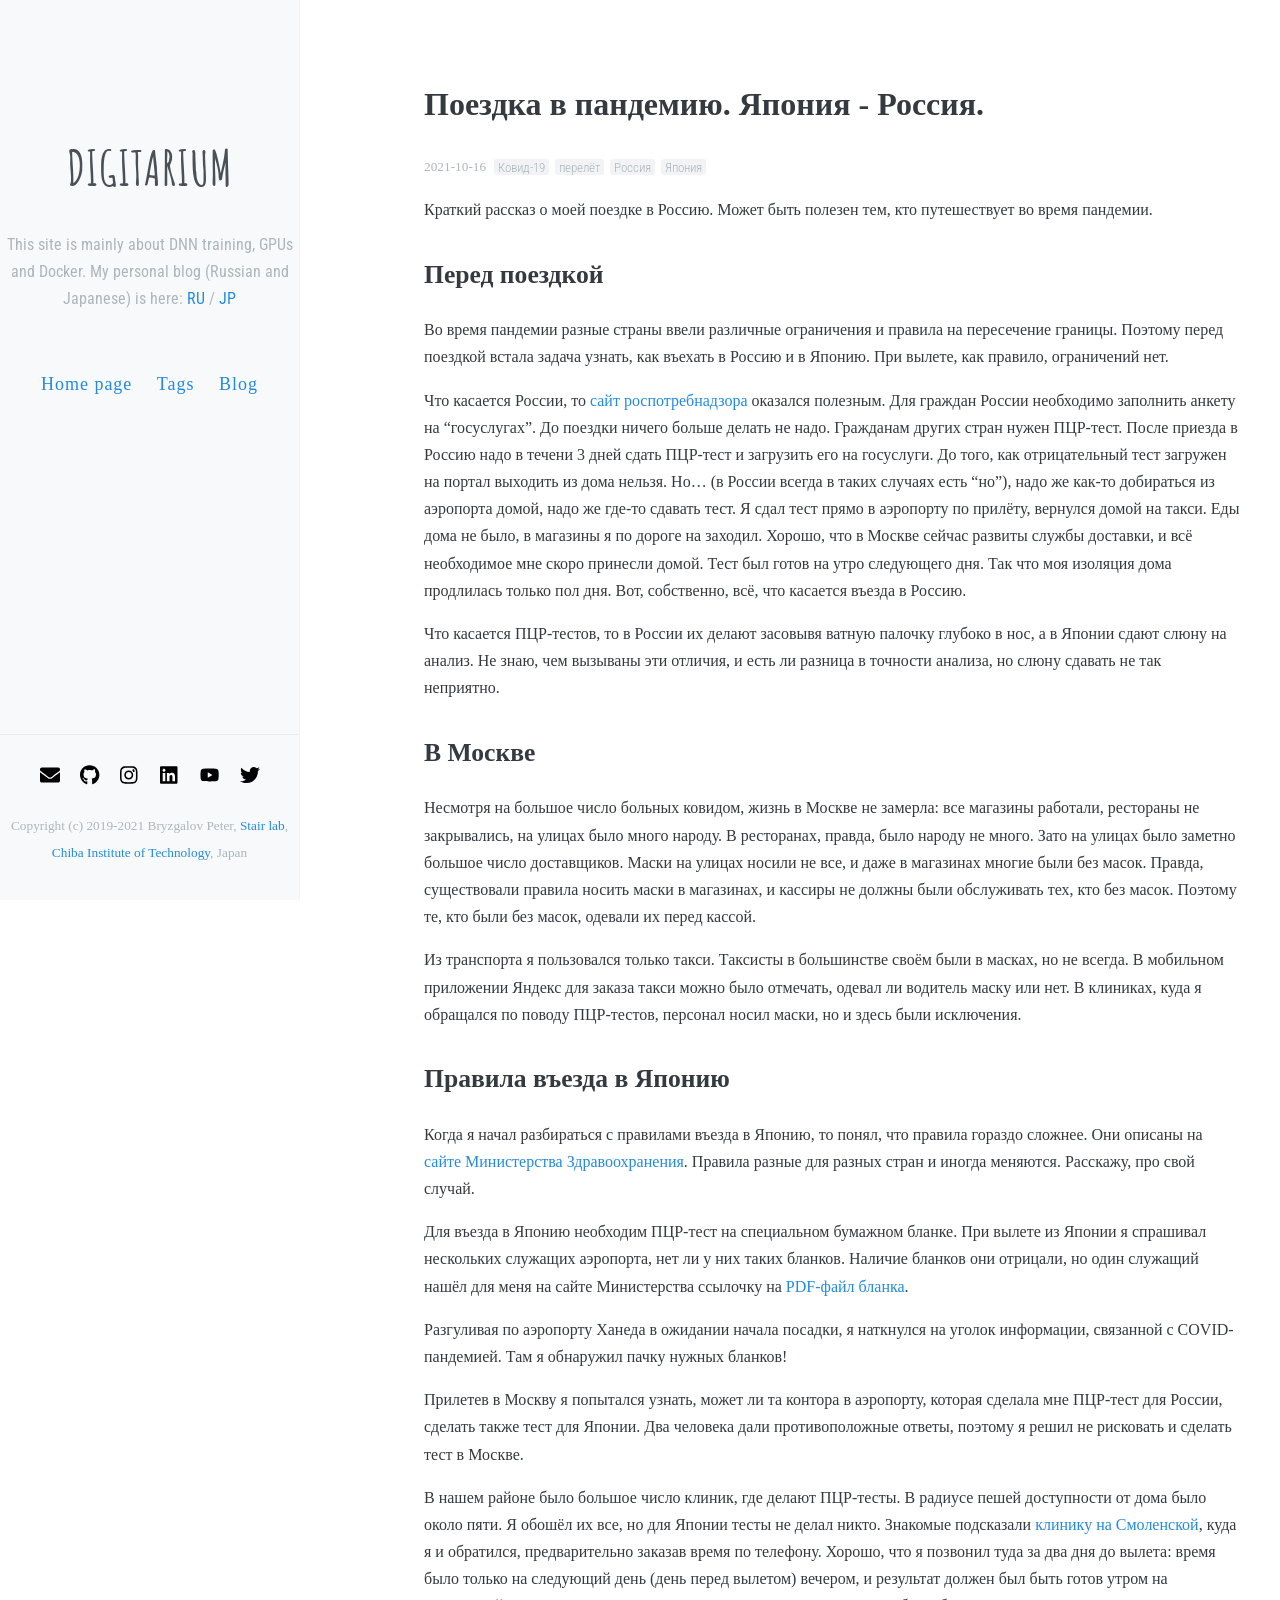
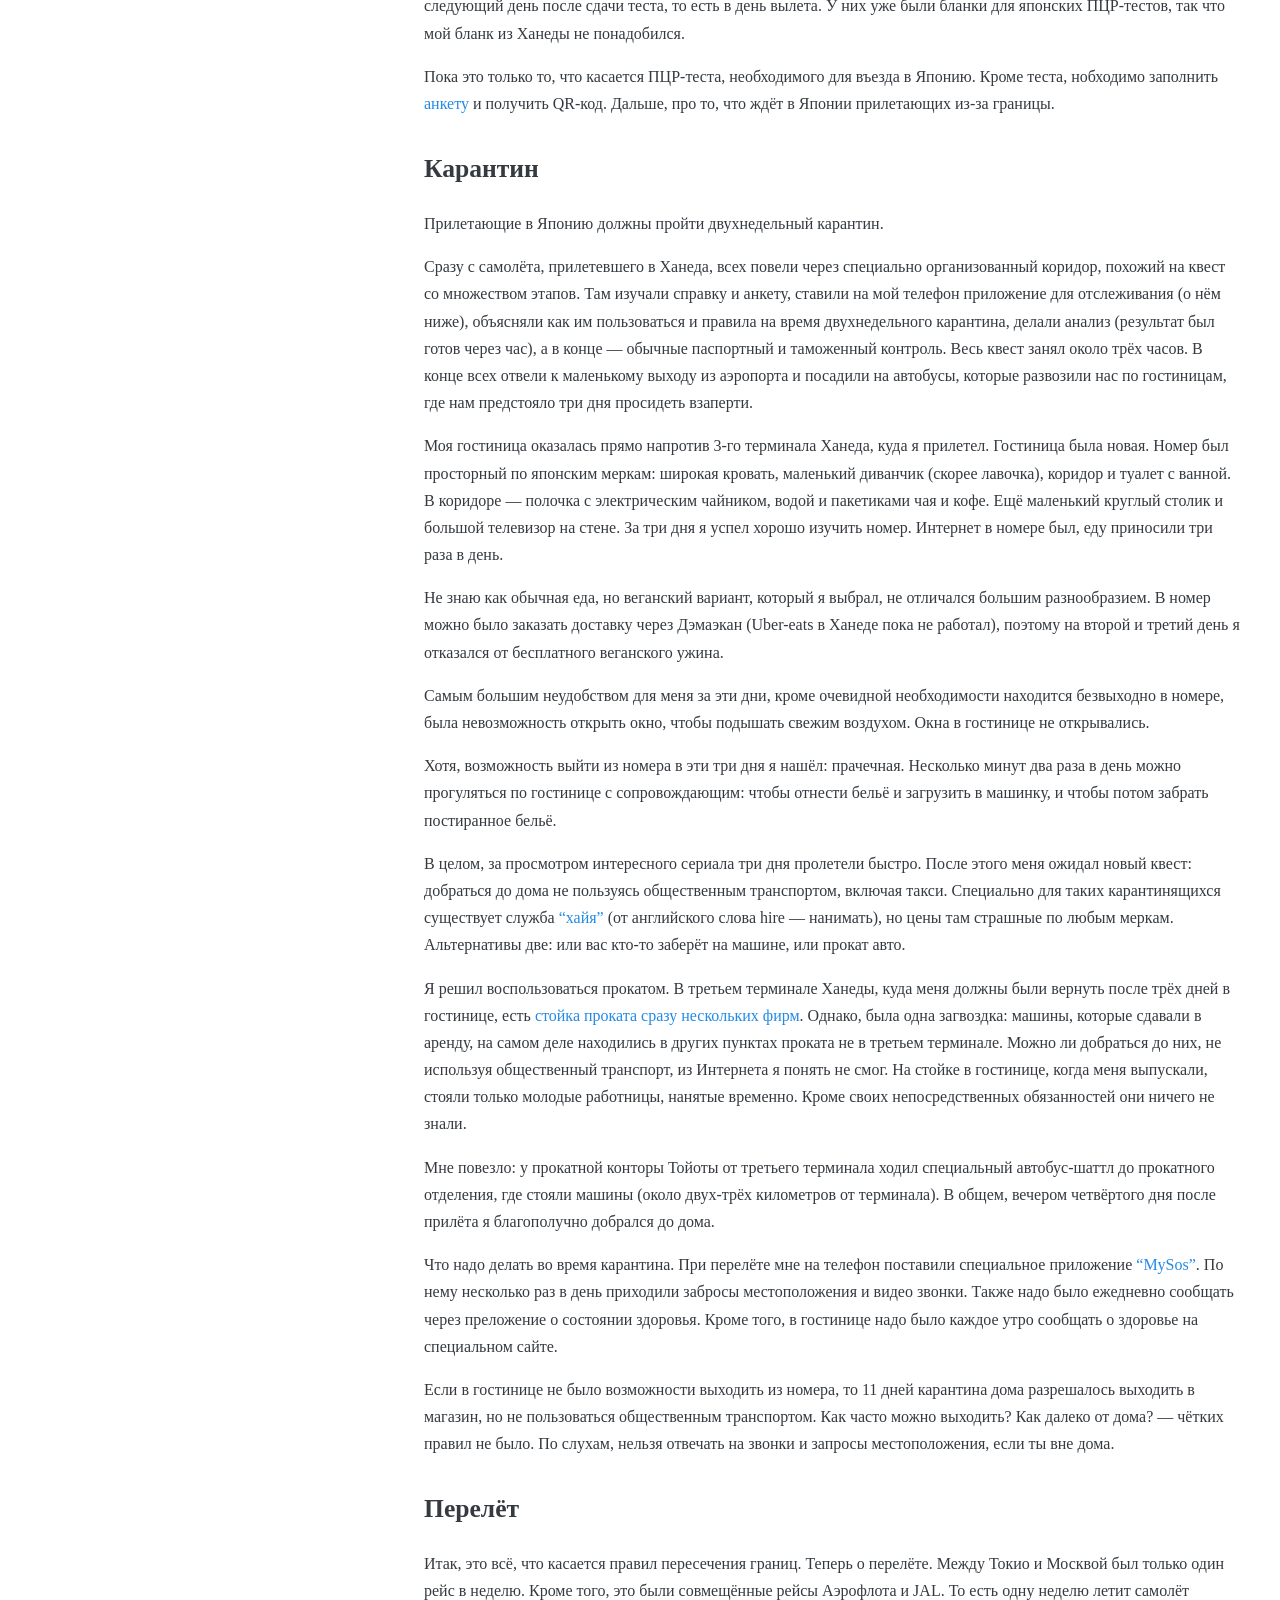
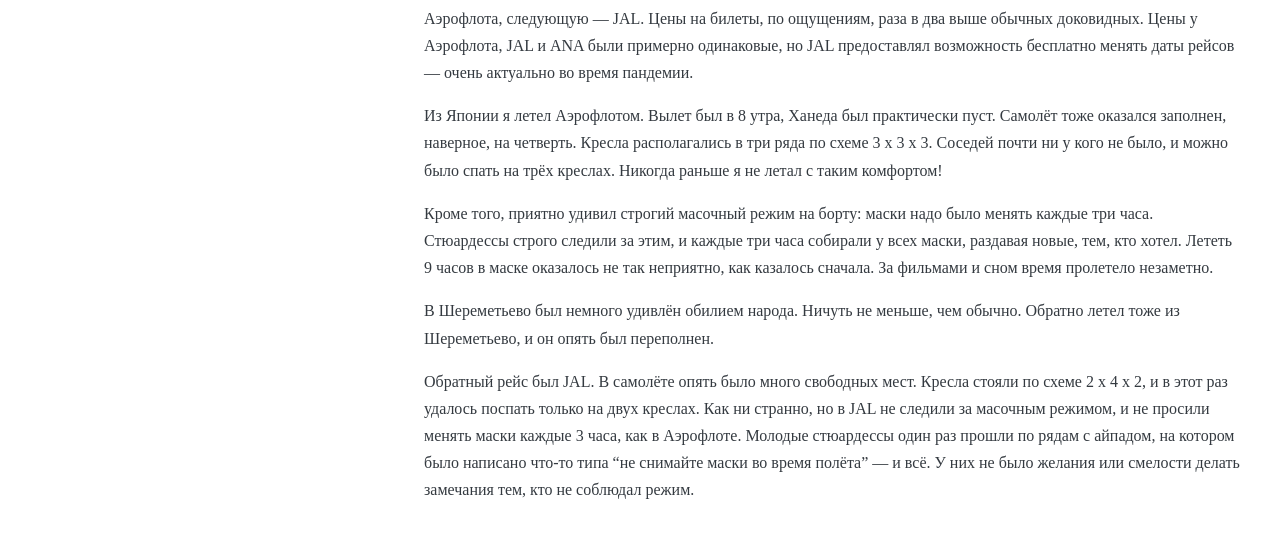
<file: pandemic-travel-ru/index.html>
<!DOCTYPE html>
<html>
  <head>
  <base href="" />
  <title>Поездка в пандемию. Япония - Россия.</title>
    <meta charset="utf-8" />
    <meta content='text/html; charset=utf-8' http-equiv='Content-Type'>
    <meta http-equiv='X-UA-Compatible' content='IE=edge'>
    <meta name='viewport' content='width=device-width, initial-scale=1.0, maximum-scale=1.0'>
    <meta name="description" content="Мой рассказ об международной поездке в сентябре 2021 года, о правилах пересечения границ, о санитарных мерах и т.д." />
    <meta name="author" content="Peter Bryzgalov" />
    <meta name="section" content="blog" />
    <meta name="keywords" content="Ковид-19, перелёт, Россия, Япония" />
    <meta name="language" content="ru" />
    <meta property="twitter:title" content="Поездка в пандемию. Япония - Россия." />

  <!-- Async font loading -->
  <link href="https://fonts.googleapis.com/css2?family=Amatic+SC:wght@700&family=Roboto+Condensed:wght@300&display=swap" rel="stylesheet">

  <!--[if lt IE 9]>
    <script src="http://html5shiv.googlecode.com/svn/trunk/html5.js"></script>
  <![endif]-->

  <link rel="stylesheet" type="text/css" href="../css/style.css" />
  <link rel="alternate" type="application/rss+xml" title="Digitarium - This site is mainly about DNN training, GPUs and Docker. My personal blog (Russian and Japanese) is <a href='/blog'>here</a>." href="/feed.xml" />
</head>

<body>
  <div class="wrapper-sidebar">
  <header class="sidebar clearfix">
    <div class="site-info">       
      <h1 class="site-name">
      <a href="../index.html">Digitarium</a>

      </h1>
      <p class="site-description">This site is mainly about DNN training, GPUs and Docker. 
        My personal blog (Russian and Japanese) is here:
        <a href="../blog/ru/index.html">RU</a> / <a href="../blog/jp/index.html">JP</a>
    
      </p>
    </div>
  </header>

  <div class="navlist">
    <nav>
      <a href="../index.html">Home page</a>
<a href="../tags/index.html">Tags</a>
<a href="../blog/index.html">Blog</a>

    </nav>
  </div>

  <div class="wrapper-footer-desktop">
    <footer class="footer">
        <!-- Refer to https://codepen.io/ruandre/pen/howFi -->
        <ul class="svg-icon">
        <li><a href="mailto:peterbryz@yahoo.com" class="icon-8 email" title="Email"><svg viewBox="0 0 512 512"><path d="M502.3 190.8c3.9-3.1 9.7-.2 9.7 4.7V400c0 26.5-21.5 48-48 48H48c-26.5 0-48-21.5-48-48V195.6c0-5 5.7-7.8 9.7-4.7 22.4 17.4 52.1 39.5 154.1 113.6 21.1 15.4 56.7 47.8 92.2 47.6 35.7.3 72-32.8 92.3-47.6 102-74.1 131.6-96.3 154-113.7zM256 320c23.2.4 56.6-29.2 73.4-41.4 132.7-96.3 142.8-104.7 173.4-128.7 5.8-4.5 9.2-11.5 9.2-18.9v-19c0-26.5-21.5-48-48-48H48C21.5 64 0 85.5 0 112v19c0 7.4 3.4 14.3 9.2 18.9 30.6 23.9 40.7 32.4 173.4 128.7 16.8 12.2 50.2 41.8 73.4 41.4z"></path></svg><!--[if lt IE 9]><em>Email</em><![endif]--></a></li>
        <li><a href="https://github.com/pyotr777" class="icon-13 github" title="GitHub"><svg viewBox="0 0 512 512"><path d="M165.9 397.4c0 2-2.3 3.6-5.2 3.6-3.3.3-5.6-1.3-5.6-3.6 0-2 2.3-3.6 5.2-3.6 3-.3 5.6 1.3 5.6 3.6zm-31.1-4.5c-.7 2 1.3 4.3 4.3 4.9 2.6 1 5.6 0 6.2-2s-1.3-4.3-4.3-5.2c-2.6-.7-5.5.3-6.2 2.3zm44.2-1.7c-2.9.7-4.9 2.6-4.6 4.9.3 2 2.9 3.3 5.9 2.6 2.9-.7 4.9-2.6 4.6-4.6-.3-1.9-3-3.2-5.9-2.9zM244.8 8C106.1 8 0 113.3 0 252c0 110.9 69.8 205.8 169.5 239.2 12.8 2.3 17.3-5.6 17.3-12.1 0-6.2-.3-40.4-.3-61.4 0 0-70 15-84.7-29.8 0 0-11.4-29.1-27.8-36.6 0 0-22.9-15.7 1.6-15.4 0 0 24.9 2 38.6 25.8 21.9 38.6 58.6 27.5 72.9 20.9 2.3-16 8.8-27.1 16-33.7-55.9-6.2-112.3-14.3-112.3-110.5 0-27.5 7.6-41.3 23.6-58.9-2.6-6.5-11.1-33.3 2.6-67.9 20.9-6.5 69 27 69 27 20-5.6 41.5-8.5 62.8-8.5s42.8 2.9 62.8 8.5c0 0 48.1-33.6 69-27 13.7 34.7 5.2 61.4 2.6 67.9 16 17.7 25.8 31.5 25.8 58.9 0 96.5-58.9 104.2-114.8 110.5 9.2 7.9 17 22.9 17 46.4 0 33.7-.3 75.4-.3 83.6 0 6.5 4.6 14.4 17.3 12.1C428.2 457.8 496 362.9 496 252 496 113.3 383.5 8 244.8 8zM97.2 352.9c-1.3 1-1 3.3.7 5.2 1.6 1.6 3.9 2.3 5.2 1 1.3-1 1-3.3-.7-5.2-1.6-1.6-3.9-2.3-5.2-1zm-10.8-8.1c-.7 1.3.3 2.9 2.3 3.9 1.6 1 3.6.7 4.3-.7.7-1.3-.3-2.9-2.3-3.9-2-.6-3.6-.3-4.3.7zm32.4 35.6c-1.6 1.3-1 4.3 1.3 6.2 2.3 2.3 5.2 2.6 6.5 1 1.3-1.3.7-4.3-1.3-6.2-2.2-2.3-5.2-2.6-6.5-1zm-11.4-14.7c-1.6 1-1.6 3.6 0 5.9 1.6 2.3 4.3 3.3 5.6 2.3 1.6-1.3 1.6-3.9 0-6.2-1.4-2.3-4-3.3-5.6-2z"></path></svg><!--[if lt IE 9]><em>GitHub</em><![endif]--></a></li>
        <li><a href="https://instagram.com/pyotr777" class="icon-15 instagram" title="Instagram"><svg viewBox="0 0 512 512"><g><path d="M224.1 141c-63.6 0-114.9 51.3-114.9 114.9s51.3 114.9 114.9 114.9S339 319.5 339 255.9 287.7 141 224.1 141zm0 189.6c-41.1 0-74.7-33.5-74.7-74.7s33.5-74.7 74.7-74.7 74.7 33.5 74.7 74.7-33.6 74.7-74.7 74.7zm146.4-194.3c0 14.9-12 26.8-26.8 26.8-14.9 0-26.8-12-26.8-26.8s12-26.8 26.8-26.8 26.8 12 26.8 26.8zm76.1 27.2c-1.7-35.9-9.9-67.7-36.2-93.9-26.2-26.2-58-34.4-93.9-36.2-37-2.1-147.9-2.1-184.9 0-35.8 1.7-67.6 9.9-93.9 36.1s-34.4 58-36.2 93.9c-2.1 37-2.1 147.9 0 184.9 1.7 35.9 9.9 67.7 36.2 93.9s58 34.4 93.9 36.2c37 2.1 147.9 2.1 184.9 0 35.9-1.7 67.7-9.9 93.9-36.2 26.2-26.2 34.4-58 36.2-93.9 2.1-37 2.1-147.8 0-184.8zM398.8 388c-7.8 19.6-22.9 34.7-42.6 42.6-29.5 11.7-99.5 9-132.1 9s-102.7 2.6-132.1-9c-19.6-7.8-34.7-22.9-42.6-42.6-11.7-29.5-9-99.5-9-132.1s-2.6-102.7 9-132.1c7.8-19.6 22.9-34.7 42.6-42.6 29.5-11.7 99.5-9 132.1-9s102.7-2.6 132.1 9c19.6 7.8 34.7 22.9 42.6 42.6 11.7 29.5 9 99.5 9 132.1s2.7 102.7-9 132.1z"></path><circle cx="351.5" cy="160.5" r="21.5"></circle></g></svg><!--[if lt IE 9]><em>Instagram</em><![endif]--></a></li>
        <li><a href="https://www.linkedin.com/in/peter-bryzgalov-8794458a" class="icon-17 linkedin" title="LinkedIn"><svg viewBox="0 0 512 512"><path d="M416 32H31.9C14.3 32 0 46.5 0 64.3v383.4C0 465.5 14.3 480 31.9 480H416c17.6 0 32-14.5 32-32.3V64.3c0-17.8-14.4-32.3-32-32.3zM135.4 416H69V202.2h66.5V416zm-33.2-243c-21.3 0-38.5-17.3-38.5-38.5S80.9 96 102.2 96c21.2 0 38.5 17.3 38.5 38.5 0 21.3-17.2 38.5-38.5 38.5zm282.1 243h-66.4V312c0-24.8-.5-56.7-34.5-56.7-34.6 0-39.9 27-39.9 54.9V416h-66.4V202.2h63.7v29.2h.9c8.9-16.8 30.6-34.5 62.9-34.5 67.2 0 79.7 44.3 79.7 101.9V416z"></path></svg><!--[if lt IE 9]><em>LinkedIn</em><![endif]--></a></li>
        <li><a href="https://youtube.com/pyotr777" class="icon-28 youtube" title="YouTube"><svg viewBox="0 0 600 512"><path d="M549.655 124.083c-6.281-23.65-24.787-42.276-48.284-48.597C458.781 64 288 64 288 64S117.22 64 74.629 75.486c-23.497 6.322-42.003 24.947-48.284 48.597-11.412 42.867-11.412 132.305-11.412 132.305s0 89.438 11.412 132.305c6.281 23.65 24.787 41.5 48.284 47.821C117.22 448 288 448 288 448s170.78 0 213.371-11.486c23.497-6.321 42.003-24.171 48.284-47.821 11.412-42.867 11.412-132.305 11.412-132.305s0-89.438-11.412-132.305zm-317.51 213.508V175.185l142.739 81.205-142.739 81.201z"></path></svg><!--[if lt IE 9]><em>YouTube</em><![endif]--></a></li>
        <li><a href="https://www.twitter.com/pyotr777" class="icon-26 twitter" title="Twitter"><svg viewBox="0 0 512 512"><path d="M459.37 151.716c.325 4.548.325 9.097.325 13.645 0 138.72-105.583 298.558-298.558 298.558-59.452 0-114.68-17.219-161.137-47.106 8.447.974 16.568 1.299 25.34 1.299 49.055 0 94.213-16.568 130.274-44.832-46.132-.975-84.792-31.188-98.112-72.772 6.498.974 12.995 1.624 19.818 1.624 9.421 0 18.843-1.3 27.614-3.573-48.081-9.747-84.143-51.98-84.143-102.985v-1.299c13.969 7.797 30.214 12.67 47.431 13.319-28.264-18.843-46.781-51.005-46.781-87.391 0-19.492 5.197-37.36 14.294-52.954 51.655 63.675 129.3 105.258 216.365 109.807-1.624-7.797-2.599-15.918-2.599-24.04 0-57.828 46.782-104.934 104.934-104.934 30.213 0 57.502 12.67 76.67 33.137 23.715-4.548 46.456-13.32 66.599-25.34-7.798 24.366-24.366 44.833-46.132 57.827 21.117-2.273 41.584-8.122 60.426-16.243-14.292 20.791-32.161 39.308-52.628 54.253z"></path></svg><!--[if lt IE 9]><em>Twitter</em><![endif]--></a></li>
        </ul>

        <p align="center">
          <!-- Default Statcounter code for Digitarium
          http://digitarium.cc -->
          <script type="text/javascript">
          var sc_project=13338202; 
          var sc_invisible=0; 
          var sc_security="b425535b"; 
          var scJsHost = "https://";
          document.write("<sc"+"ript type='text/javascript' src='" +
          scJsHost+
          "statcounter.com/counter/counter.js'></"+"script>");
          </script>
          <noscript><div class="statcounter"><a title="Web Analytics"
          href="https://statcounter.com/" target="_blank"><img
          class="statcounter"
          src="https://c.statcounter.com/13338202/0/b425535b/0/"
          alt="Web Analytics"
          referrerPolicy="no-referrer-when-downgrade"></a></div></noscript>
          <!-- End of Statcounter Code -->
        </p>
        <p>Copyright (c) 2019-2021 Bryzgalov Peter, <a href="https://stair.center" target="_blank">Stair lab</a>, <a href="http://www.it-chiba.ac.jp" target="_blank">Chiba Institute of Technology</a>, Japan</p>
    </footer>
  </div>
</div>  

  <div id="main" class="wrapper-content">

    <h1>Поездка в пандемию. Япония - Россия.</h1>
    <span class="date">
        2021-10-16
    </span>
  <span class="posts">
  <ul class="tag">
    <li><a href="../tags/index.html#%D0%9A%D0%BE%D0%B2%D0%B8%D0%B4-19">Ковид-19</a></li>
    <li><a href="../tags/index.html#%D0%BF%D0%B5%D1%80%D0%B5%D0%BB%D1%91%D1%82">перелёт</a></li>
    <li><a href="../tags/index.html#%D0%A0%D0%BE%D1%81%D1%81%D0%B8%D1%8F">Россия</a></li>
    <li><a href="../tags/index.html#%D0%AF%D0%BF%D0%BE%D0%BD%D0%B8%D1%8F">Япония</a></li>
  </ul>
</span>



    <p>Краткий рассказ о моей поездке в Россию. Может быть полезен тем, кто путешествует во время пандемии.</p>

<h2 id="перед-поездкой">Перед поездкой</h2>

<p>Во время пандемии разные страны ввели различные ограничения и правила на пересечение границы. Поэтому перед поездкой встала задача узнать, как въехать в Россию и в Японию. При вылете, как правило, ограничений нет.</p>

<p>Что касается России, то <a href="https://www.rospotrebnadzor.ru/about/info/news/news_details.php?ELEMENT_ID=18385">сайт роспотребнадзора</a> оказался полезным. Для граждан России необходимо заполнить анкету на “госуслугах”. До поездки ничего больше делать не надо. Гражданам других стран нужен ПЦР-тест. После приезда в Россию надо в течени 3 дней сдать ПЦР-тест и загрузить его на госуслуги. До того, как отрицательный тест загружен на портал выходить из дома нельзя. Но… (в России всегда в таких случаях есть “но”), надо же как-то добираться из аэропорта домой, надо же где-то сдавать тест. Я сдал тест прямо в аэропорту по прилёту, вернулся домой на такси. Еды дома не было, в магазины я по дороге на заходил. Хорошо, что в Москве сейчас развиты службы доставки, и всё необходимое мне скоро принесли домой. Тест был готов на утро следующего дня. Так что моя изоляция дома продлилась только пол дня. Вот, собственно, всё, что касается въезда в Россию.</p>

<p>Что касается ПЦР-тестов, то в России их делают засовывя ватную палочку глубоко в нос, а в Японии сдают слюну на анализ. Не знаю, чем вызываны эти отличия, и есть ли разница в точности анализа, но слюну сдавать не так неприятно.</p>

<h2 id="в-москве">В Москве</h2>

<p>Несмотря на большое число больных ковидом, жизнь в Москве не замерла: все магазины работали, рестораны не закрывались, на улицах было много народу. В ресторанах, правда, было народу не много. Зато на улицах было заметно большое число доставщиков. Маски на улицах носили не все, и даже в магазинах многие были без масок. Правда, существовали правила носить маски в магазинах, и кассиры не должны были обслуживать тех, кто без масок. Поэтому те, кто были без масок, одевали их  перед кассой.</p>

<p>Из транспорта я пользовался только такси. Таксисты в большинстве своём были в масках, но не всегда. В мобильном приложении Яндекс для заказа такси можно было отмечать, одевал ли водитель маску или нет.

В клиниках, куда я обращался по поводу ПЦР-тестов, персонал носил маски, но и здесь были исключения.</p>

<h2 id="правила-въезда-в-японию">Правила въезда в Японию</h2>

<p>Когда я начал разбираться с правилами въезда в Японию, то понял, что правила гораздо сложнее. Они описаны на <a href="https://www.mhlw.go.jp/stf/seisakunitsuite/bunya/0000121431_00209.html">сайте Министерства Здравоохранения</a>. Правила разные для разных стран и иногда меняются. Расскажу, про свой случай.</p>

<p>Для въезда в Японию необходим ПЦР-тест на специальном бумажном бланке. При вылете из Японии я спрашивал нескольких служащих аэропорта, нет ли у них таких бланков. Наличие бланков они отрицали, но один служащий нашёл для меня на сайте Министерства ссылочку на <a href="https://www.mhlw.go.jp/content/000799426.pdf">PDF-файл бланка</a>.</p>

<p>Разгуливая по аэропорту Ханеда в ожидании начала посадки, я наткнулся на уголок информации, связанной с COVID-пандемией. Там я обнаружил пачку нужных бланков!</p>

<p>Прилетев в Москву я попытался узнать, может ли та контора в аэропорту, которая сделала мне ПЦР-тест для России, сделать также тест для Японии. Два человека дали противоположные ответы, поэтому я решил не рисковать и сделать тест в Москве.</p>

<p>В нашем районе было большое число клиник, где делают ПЦР-тесты. В радиусе пешей доступности от дома было около пяти. Я обошёл их все, но для Японии тесты не делал никто. Знакомые подсказали <a href="https://www.gmsclinic.ru">клинику на Смоленской</a>, куда я и обратился, предварительно заказав время по телефону. Хорошо, что я позвонил туда за два дня до вылета: время было только на следующий день (день перед вылетом) вечером, и результат должен был быть готов утром на следующий день после сдачи теста, то есть в день вылета. У них уже были бланки для японских ПЦР-тестов, так что мой бланк из Ханеды не понадобился.</p>

<p>Пока это только то, что касается ПЦР-теста, необходимого для въезда в Японию. Кроме теста, нобходимо заполнить <a href="https://www.afg.emb-japan.go.jp/files/100132175.pdf">анкету</a> и получить QR-код. Дальше, про то, что ждёт в Японии прилетающих из-за границы.</p>

<h2 id="карантин">Карантин</h2>

<p>Прилетающие в Японию должны пройти двухнедельный карантин.</p>

<p>Сразу с самолёта, прилетевшего в Ханеда, всех повели через специально организованный коридор, похожий на квест со множеством этапов. Там изучали справку и анкету, ставили на мой телефон приложение для отслеживания (о нём ниже), объясняли как им пользоваться и правила на время двухнедельного карантина, делали анализ (результат был готов через час), а в конце — обычные паспортный и таможенный контроль. Весь квест занял около трёх часов. В конце всех отвели к маленькому выходу из аэропорта и посадили на автобусы, которые развозили нас по гостиницам, где нам предстояло три дня просидеть взаперти.</p>

<p>Моя гостиница оказалась прямо напротив 3-го терминала Ханеда, куда я прилетел. Гостиница была новая. Номер был просторный по японским меркам: широкая кровать, маленький диванчик (скорее лавочка), коридор и туалет с ванной. В коридоре — полочка с электрическим чайником, водой и пакетиками чая и кофе. Ещё маленький круглый столик и большой телевизор на стене. За три дня я успел хорошо изучить номер. Интернет в номере был, еду приносили три раза в день.</p>

<p>Не знаю как обычная еда, но веганский вариант, который я выбрал, не отличался большим разнообразием. В номер можно было заказать доставку через Дэмаэкан (Uber-eats в Ханеде пока не работал), поэтому на второй и третий день я отказался от бесплатного веганского ужина.</p>

<p>Самым большим неудобством для меня за эти дни, кроме очевидной необходимости находится безвыходно в номере, была невозможность открыть окно, чтобы подышать свежим воздухом. Окна в гостинице не открывались.</p>

<p>Хотя, возможность выйти из номера в эти три дня я нашёл: прачечная. Несколько минут два раза в день можно прогуляться по гостинице с сопровождающим: чтобы отнести бельё и загрузить в машинку, и чтобы потом забрать постиранное бельё.</p>

<p>В целом, за просмотром интересного сериала три дня пролетели быстро. После этого меня ожидал новый квест: добраться до дома не пользуясь общественным транспортом, включая такси. Специально для таких карантинящихся существует служба <a href="https://www.mhlw.go.jp/stf/seisakunitsuite/newpage_00020.html">“хайя”</a> (от английского слова hire — нанимать), но цены там страшные по любым меркам. Альтернативы две: или вас кто-то заберёт на машине, или прокат авто.</p>

<p>Я решил воспользоваться прокатом. В третьем терминале Ханеды, куда меня должны были вернуть после трёх дней в гостинице, есть <a href="https://goo.gl/maps/R8nZdhkaHimi4NNg6">стойка проката сразу нескольких фирм</a>. Однако, была одна загвоздка: машины, которые сдавали в аренду, на самом деле находились в других пунктах проката не в третьем терминале. Можно ли добраться до них, не используя общественный транспорт, из Интернета я понять не смог. На стойке в гостинице, когда меня выпускали, стояли только молодые работницы, нанятые временно. Кроме своих непосредственных обязанностей они ничего не знали.</p>

<p>Мне повезло: у прокатной конторы Тойоты от третьего терминала ходил специальный автобус-шаттл до прокатного отделения, где стояли машины (около двух-трёх километров от терминала). В общем, вечером четвёртого дня после прилёта я благополучно добрался до дома.</p>

<p>Что надо делать во время карантина. При перелёте мне на телефон поставили специальное приложение <a href="https://apps.apple.com/us/app/mysos/id971663851">“MySos”</a>. По нему несколько раз в день приходили забросы местоположения и видео звонки. Также надо было ежедневно сообщать через преложение о состоянии здоровья. Кроме того, в гостинице надо было каждое утро сообщать о здоровье на специальном сайте.</p>

<p>Если в гостинице не было возможности выходить из номера, то 11 дней карантина дома разрешалось выходить в магазин, но не пользоваться общественным транспортом. Как часто можно выходить? Как далеко от дома? — чётких правил не было. По слухам, нельзя отвечать на звонки и запросы местоположения, если ты вне дома.</p>

<h2 id="перелёт">Перелёт</h2>

<p>Итак, это всё, что касается правил пересечения границ. Теперь о перелёте. Между Токио и Москвой был только один рейс в неделю. Кроме того, это были совмещённые рейсы Аэрофлота и JAL. То есть одну неделю летит самолёт Аэрофлота, следующую — JAL. Цены на билеты, по ощущениям, раза в два выше обычных доковидных. Цены у Аэрофлота, JAL и ANA были примерно одинаковые, но JAL предоставлял возможность бесплатно менять даты рейсов — очень актуально во время пандемии.</p>

<p>Из Японии я летел Аэрофлотом. Вылет был в 8 утра, Ханеда был практически пуст. Самолёт тоже оказался заполнен, наверное, на четверть. Кресла располагались в три ряда по схеме 3 x 3 x 3. Соседей почти ни у кого не было, и можно было спать на трёх креслах. Никогда раньше я не летал с таким комфортом!</p>

<p>Кроме того, приятно удивил строгий  масочный режим на борту: маски надо было менять каждые три часа. Стюардессы строго следили за этим, и каждые три часа собирали у всех маски, раздавая новые, тем, кто хотел. Лететь 9 часов в маске оказалось не так неприятно, как казалось сначала. За фильмами и сном время пролетело незаметно.</p>

<p>В Шереметьево был немного удивлён обилием народа. Ничуть не меньше, чем обычно. Обратно летел тоже из Шереметьево, и он опять был переполнен.</p>

<p>Обратный рейс был JAL. В самолёте опять было много свободных мест. Кресла стояли по схеме 2 x 4 x 2, и в этот раз удалось поспать только на двух креслах. Как ни странно, но в JAL не следили за масочным режимом, и не просили менять маски каждые 3 часа, как в Аэрофлоте. Молодые стюардессы один раз  прошли по рядам с айпадом, на котором было написано что-то типа “не снимайте маски во время полёта” — и всё. У них не было желания или смелости делать замечания тем, кто не соблюдал режим.</p>
  </div>

</body>
</html>
</file>
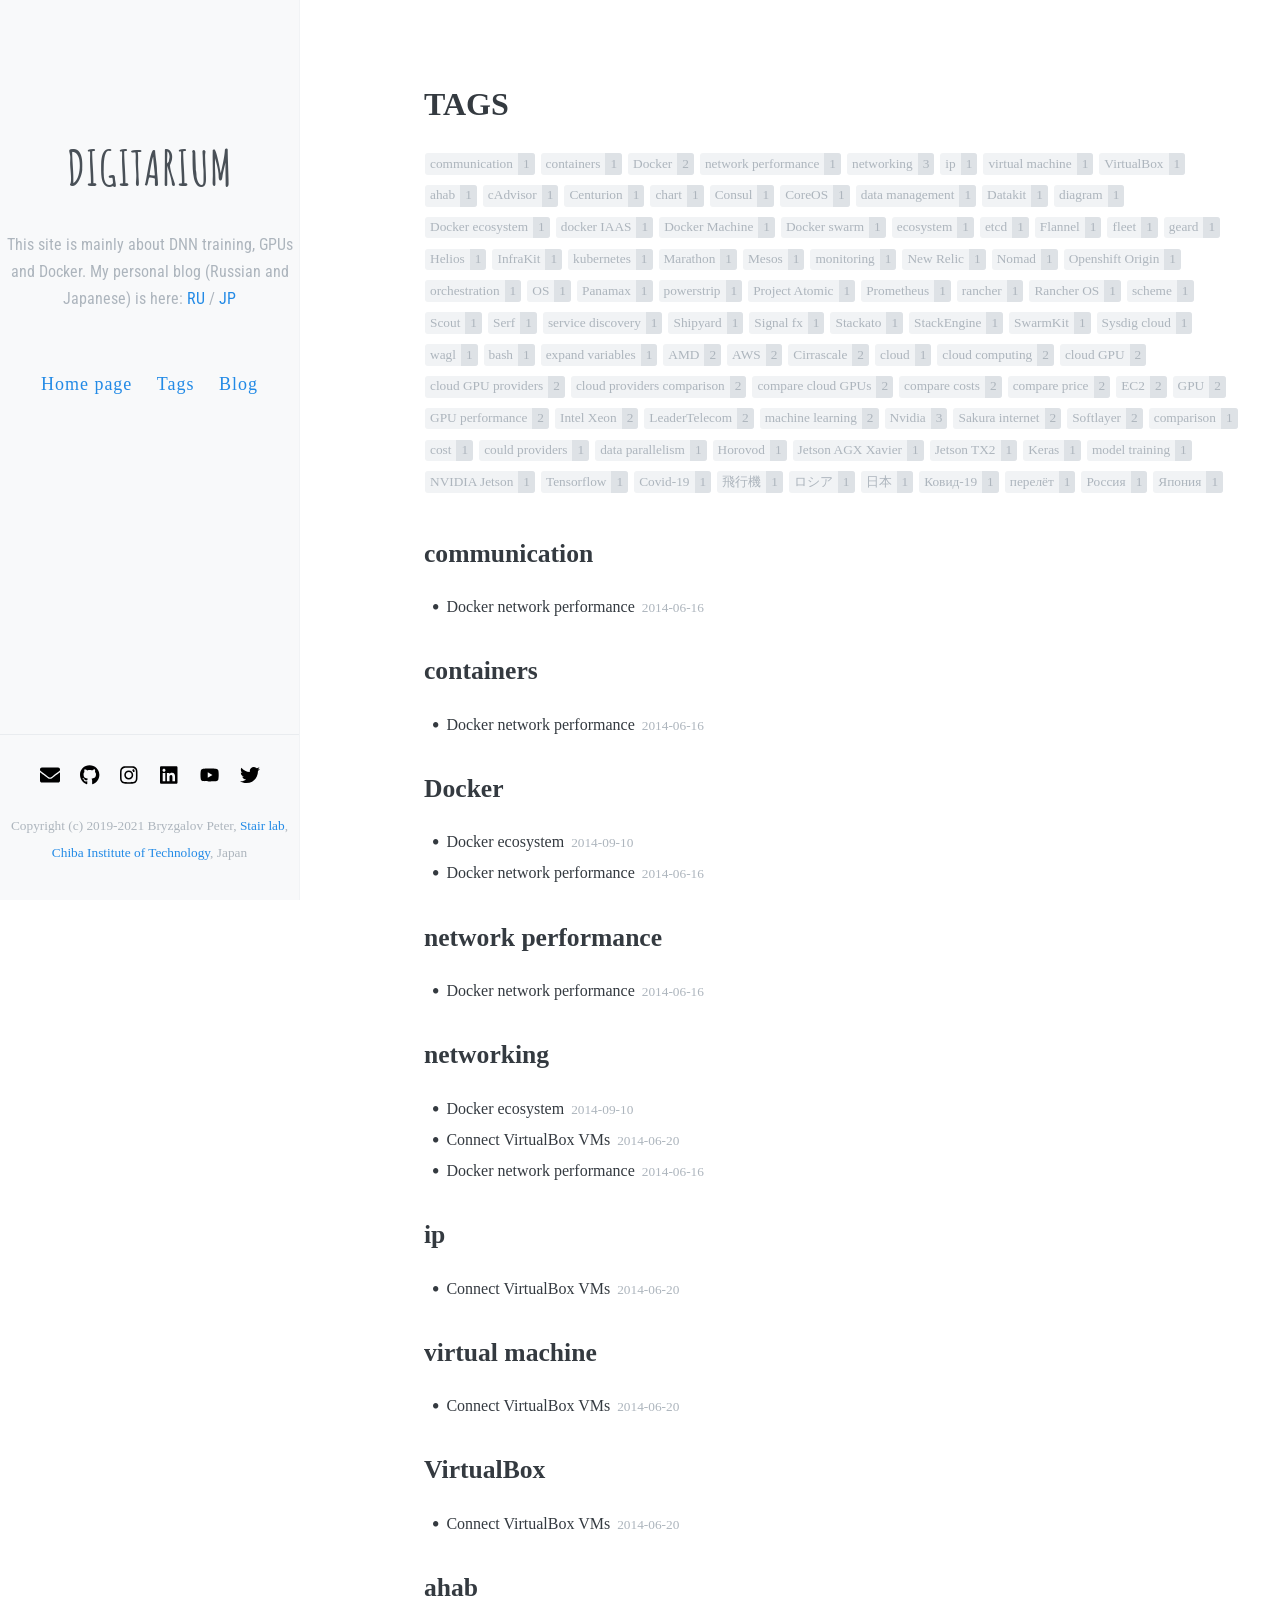
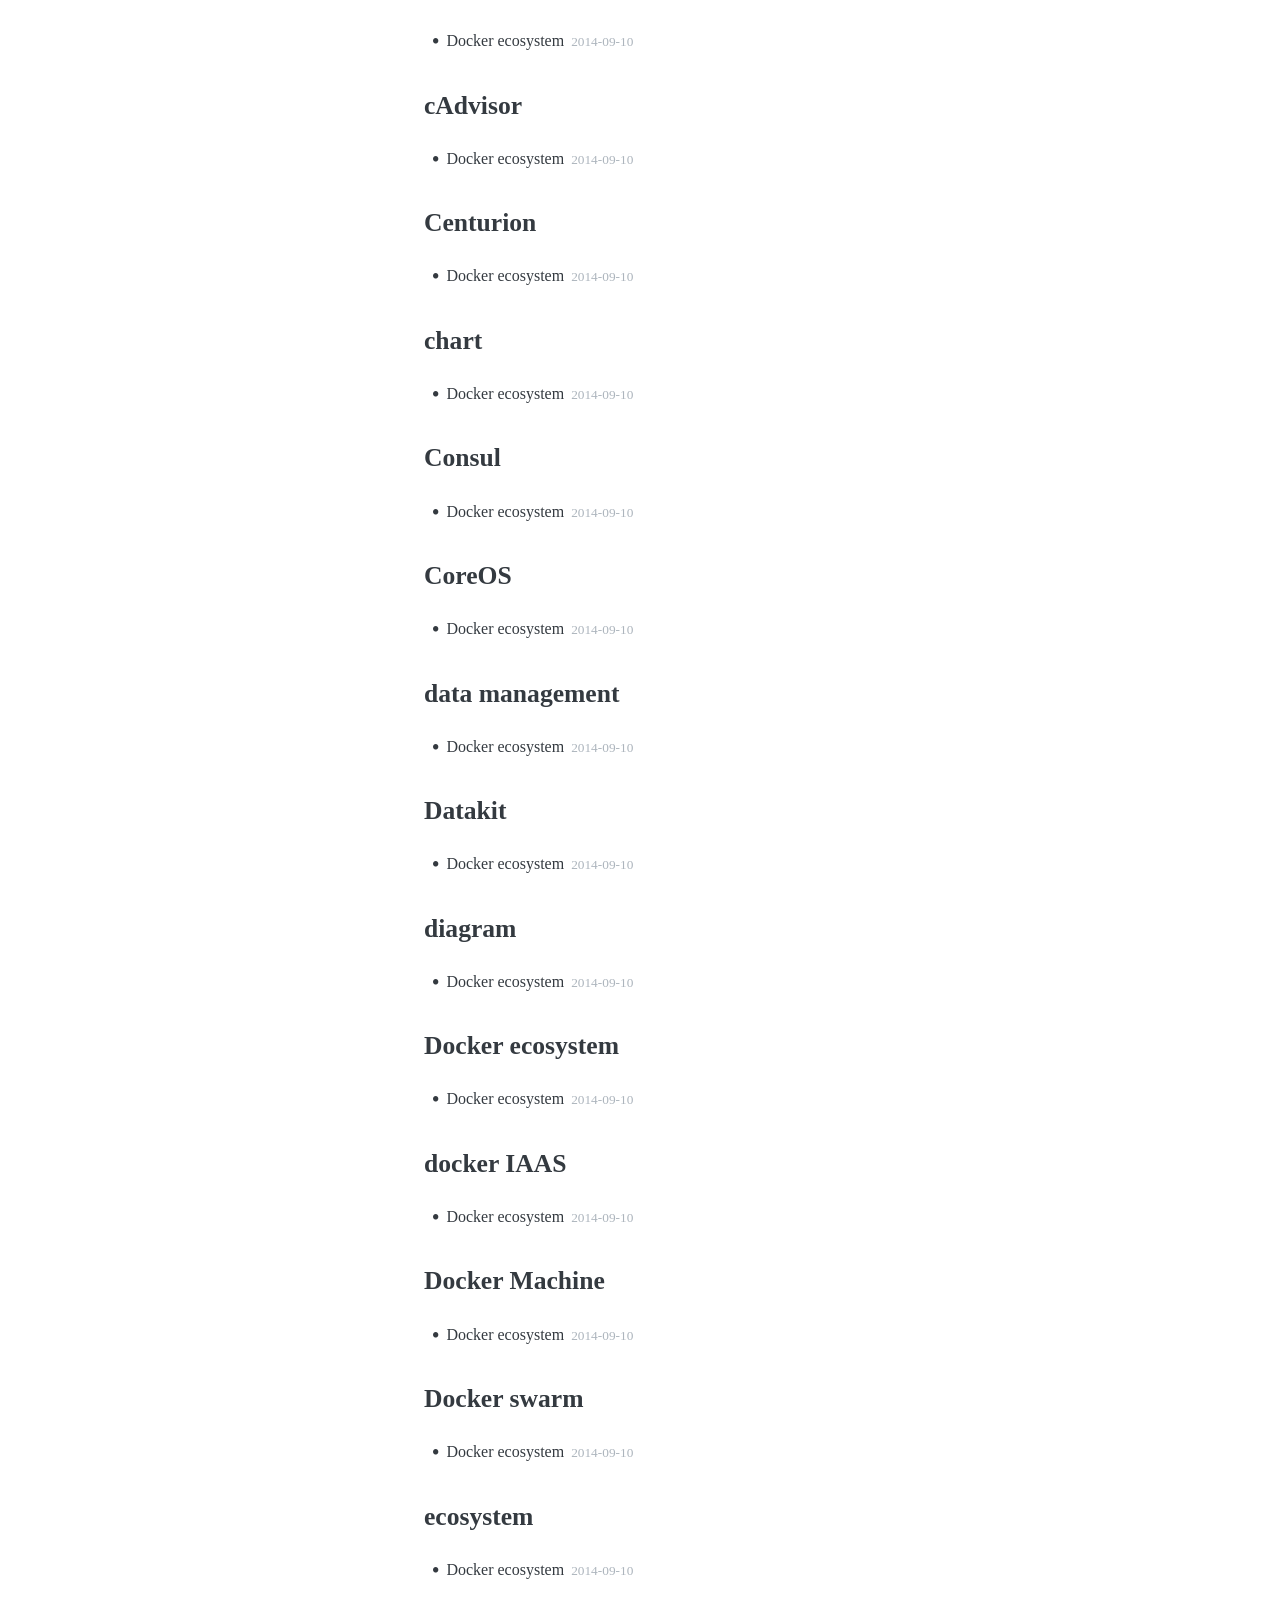
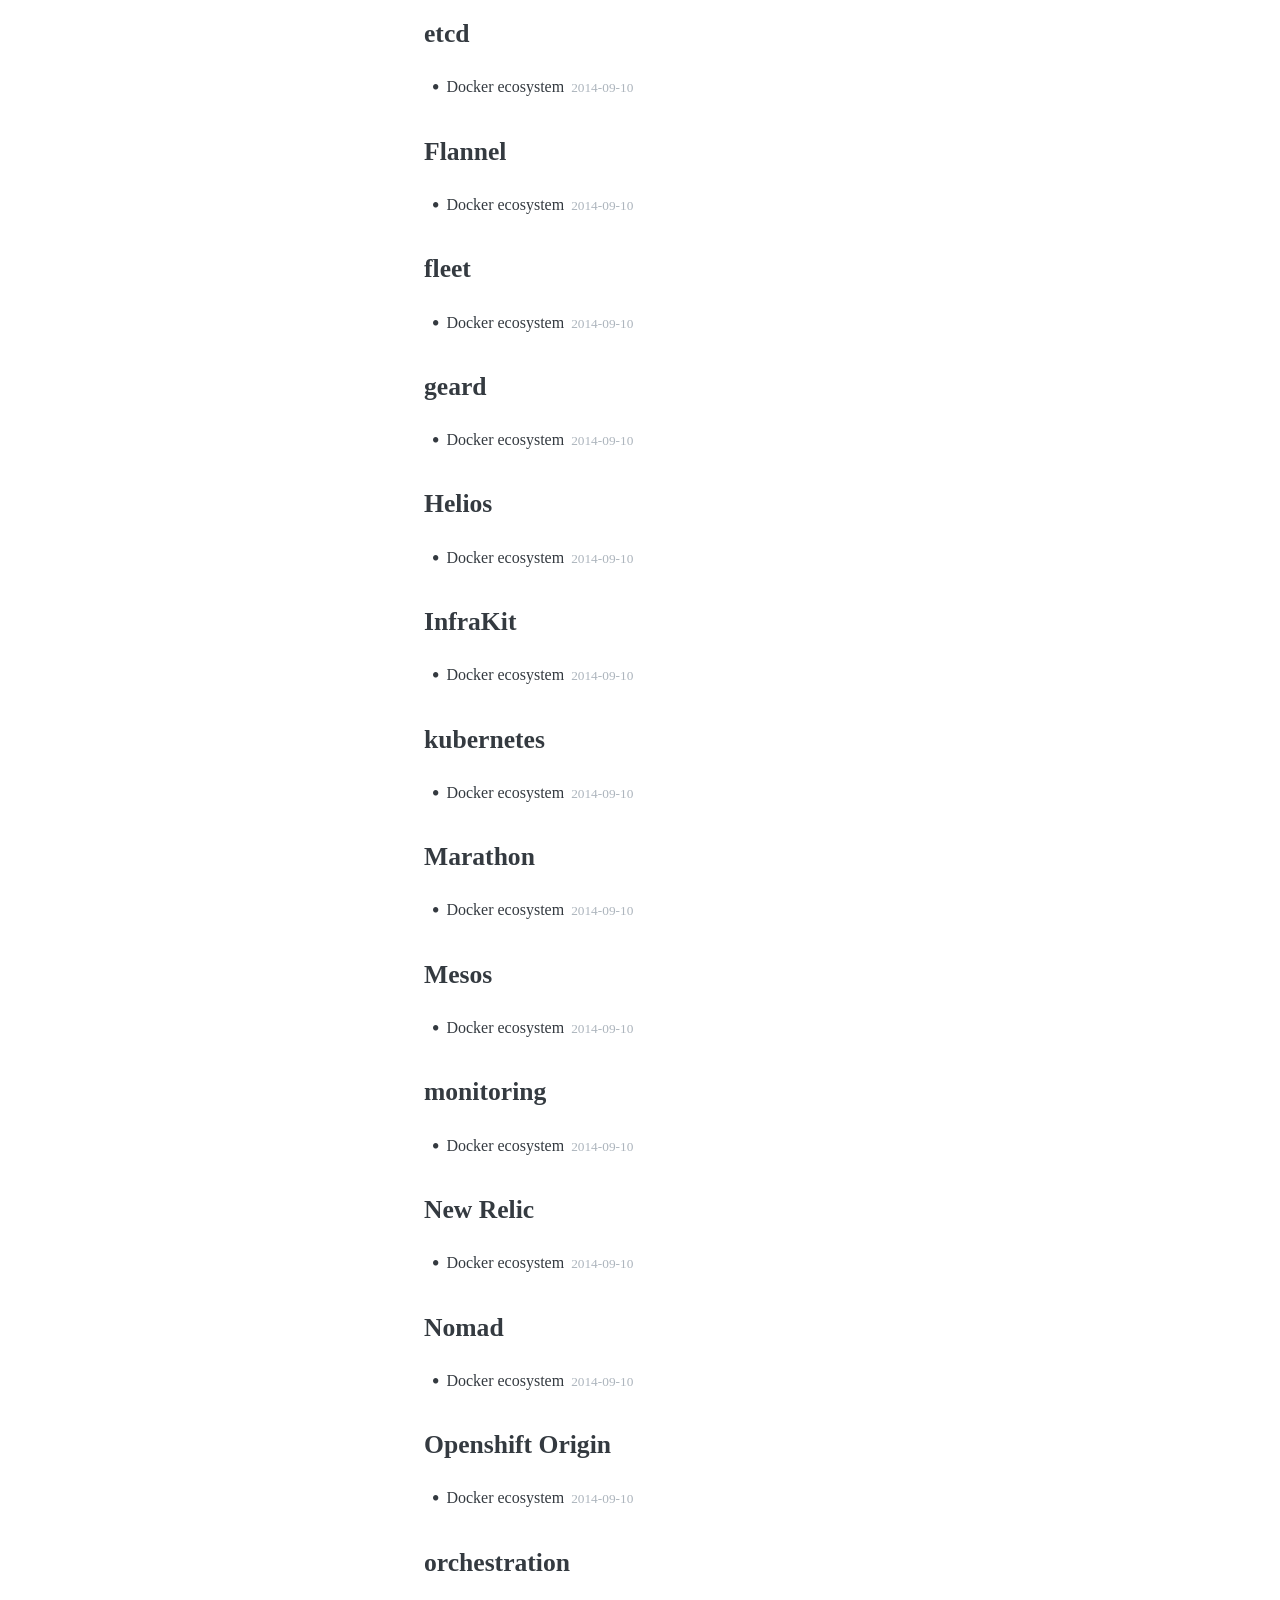
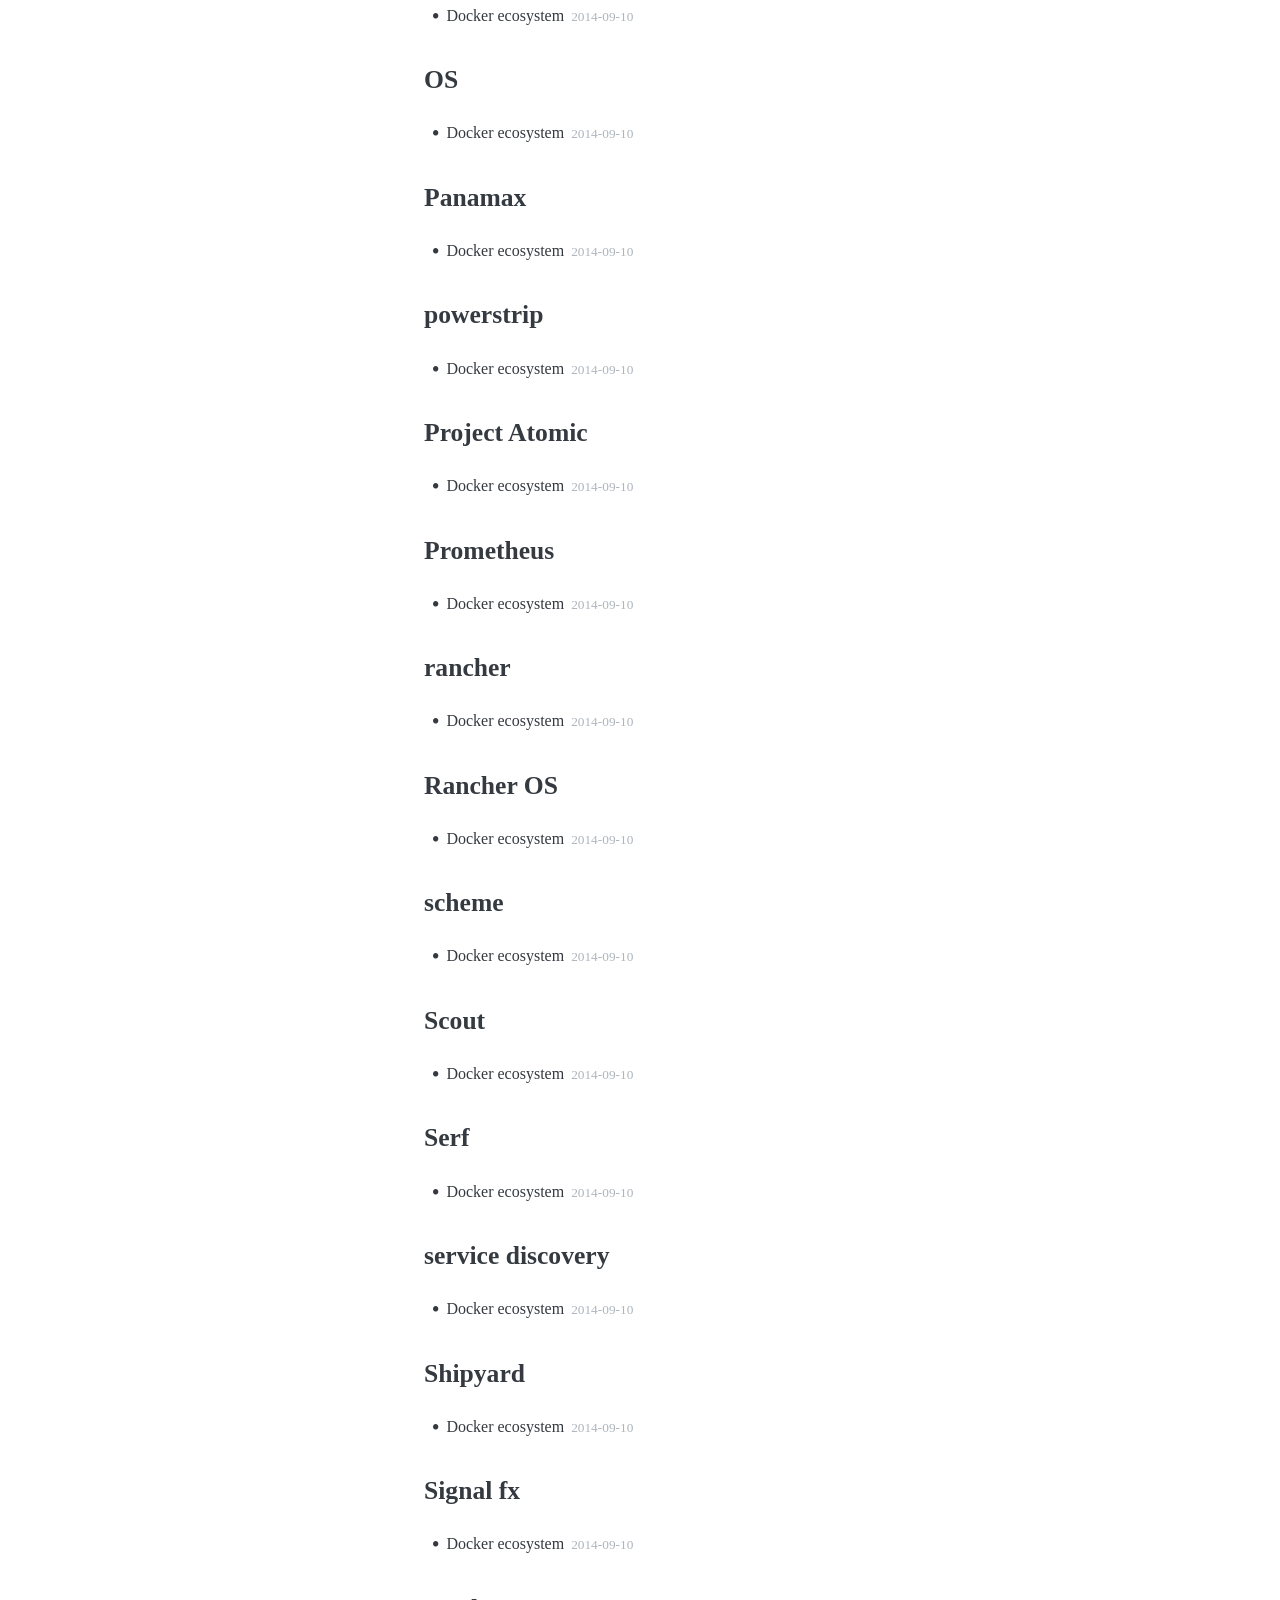
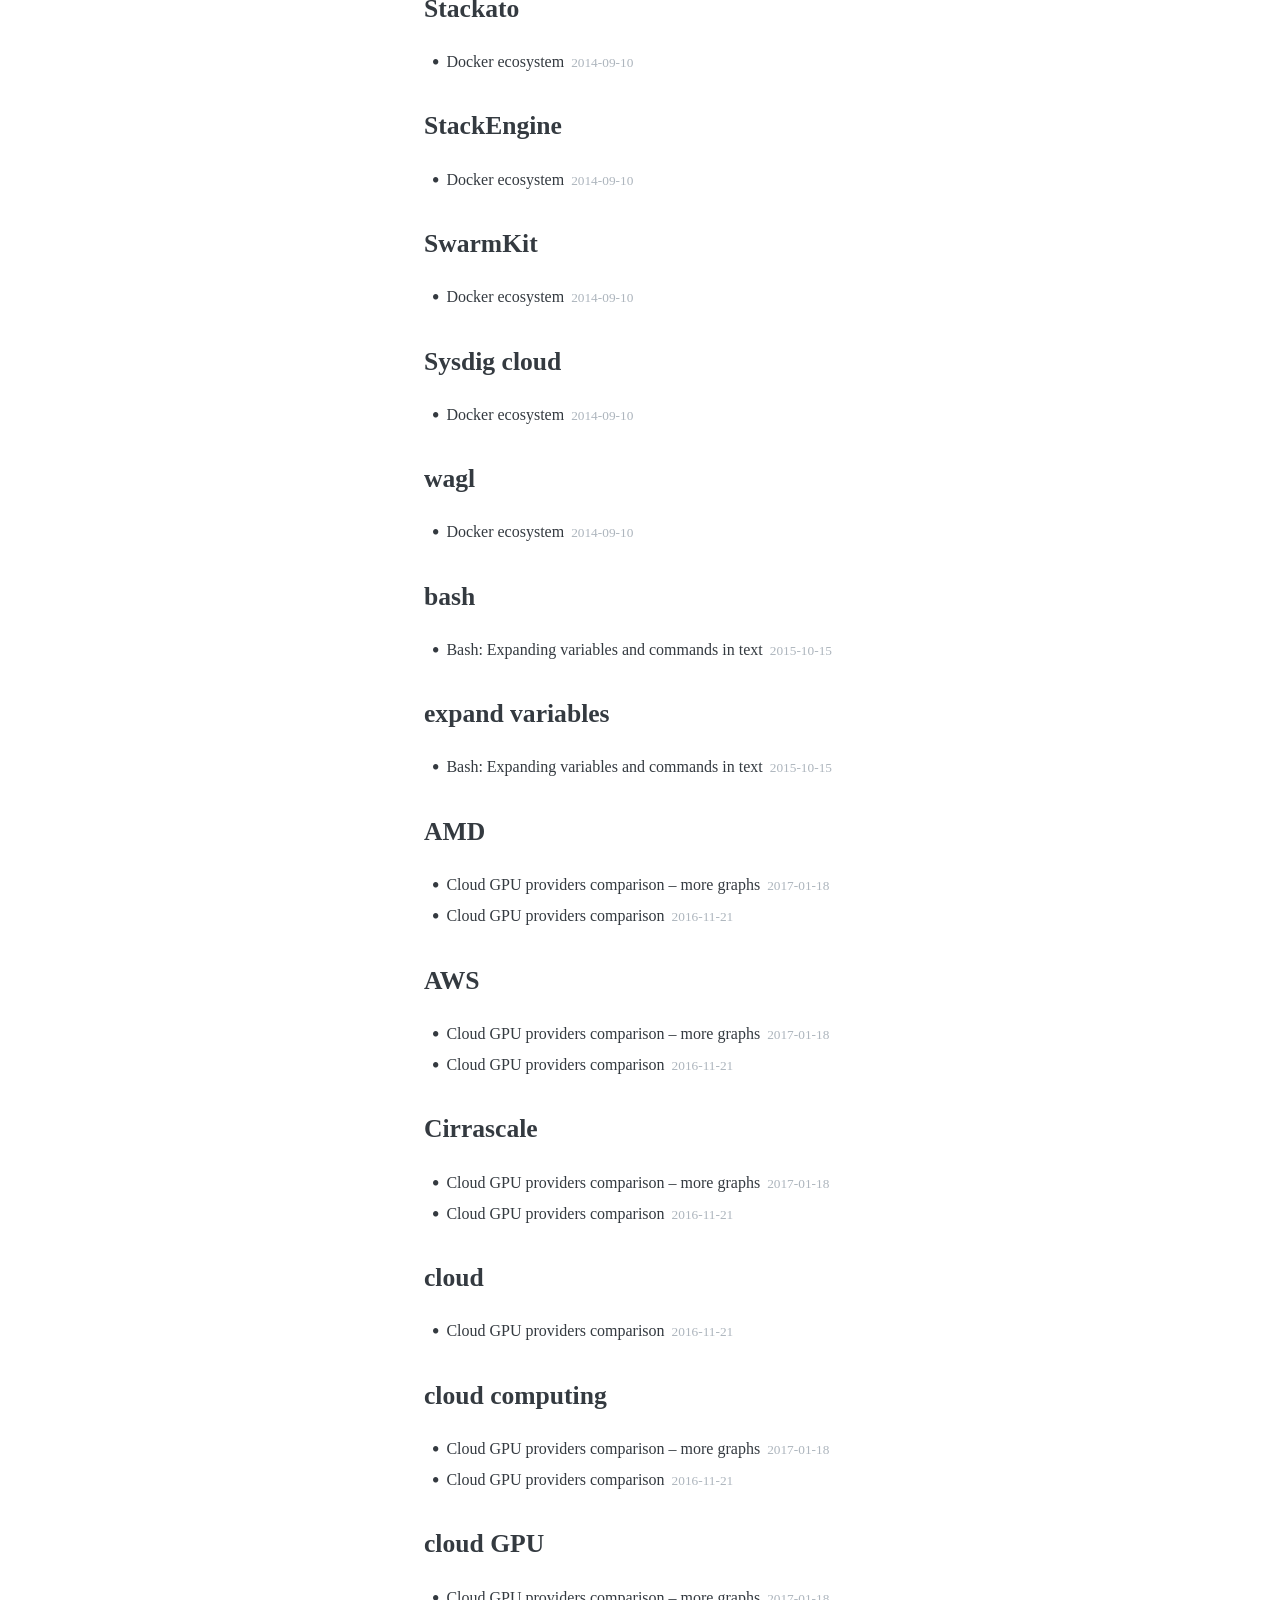
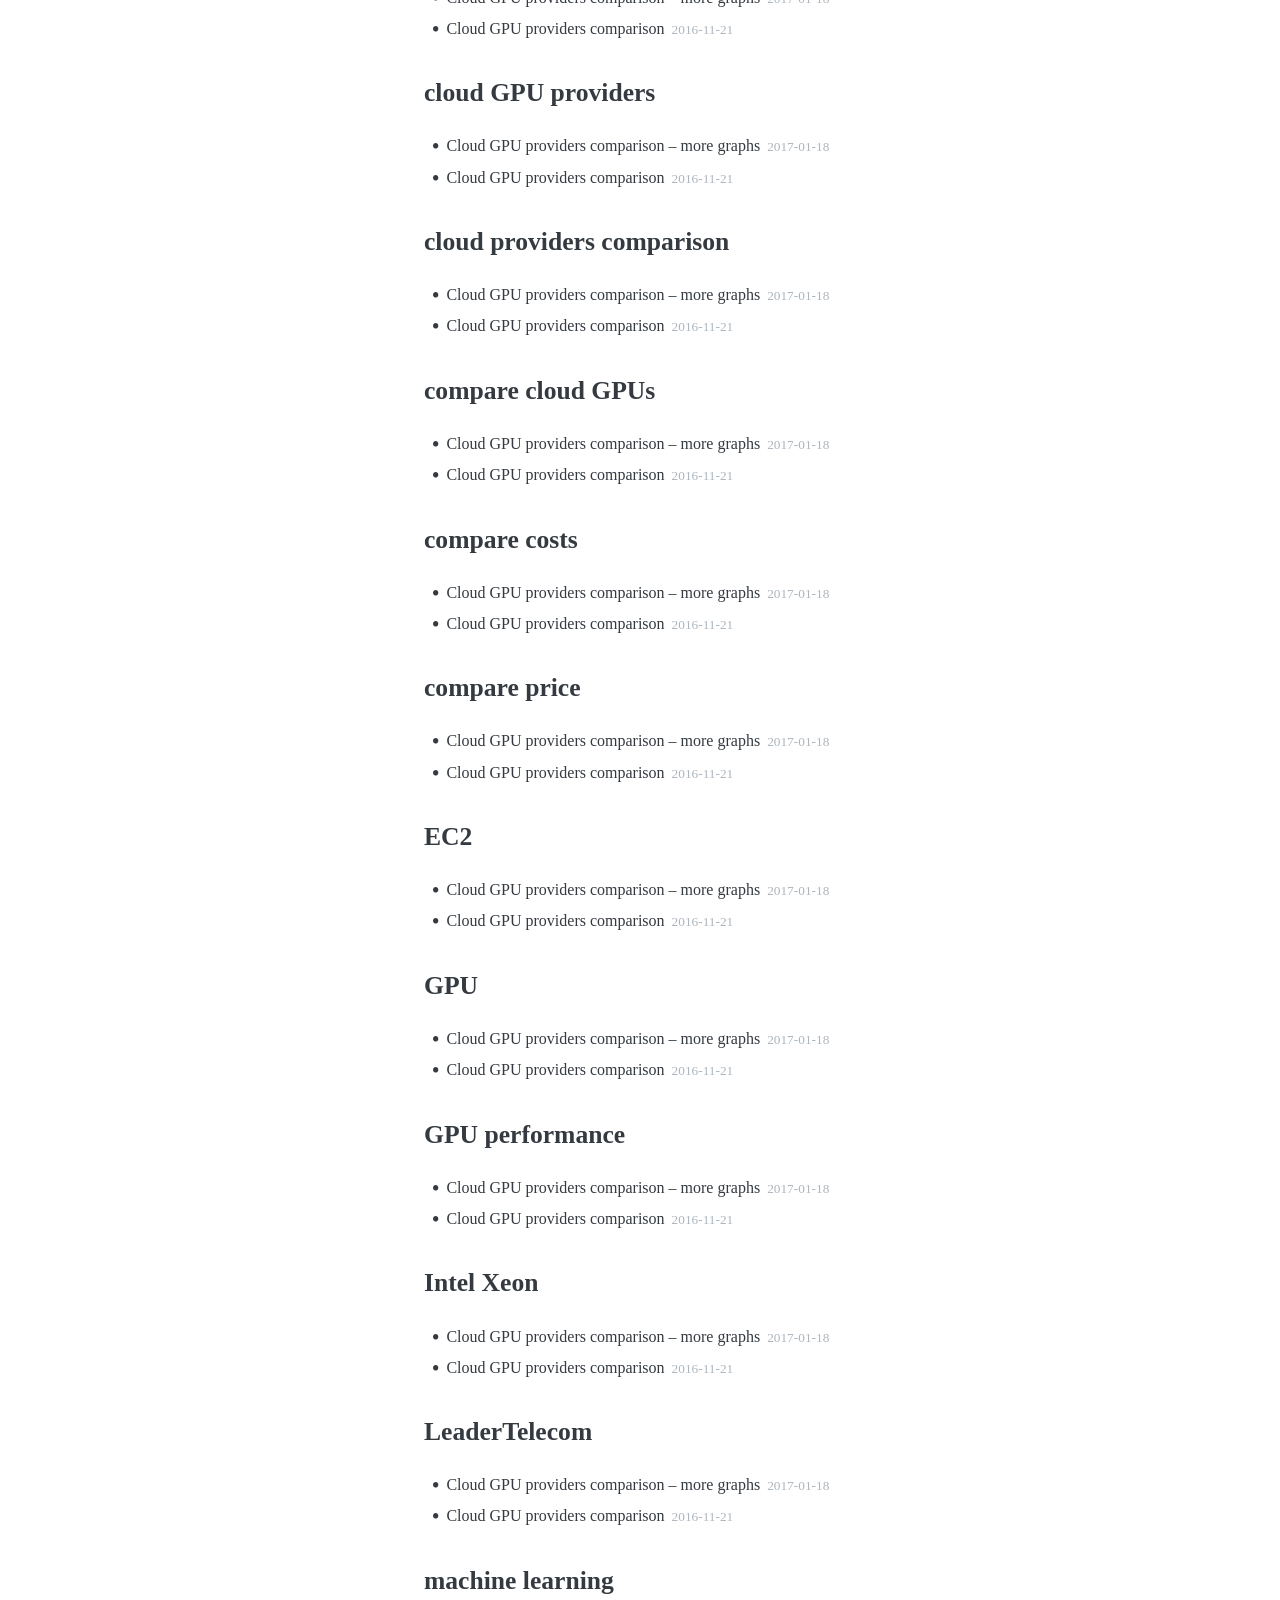
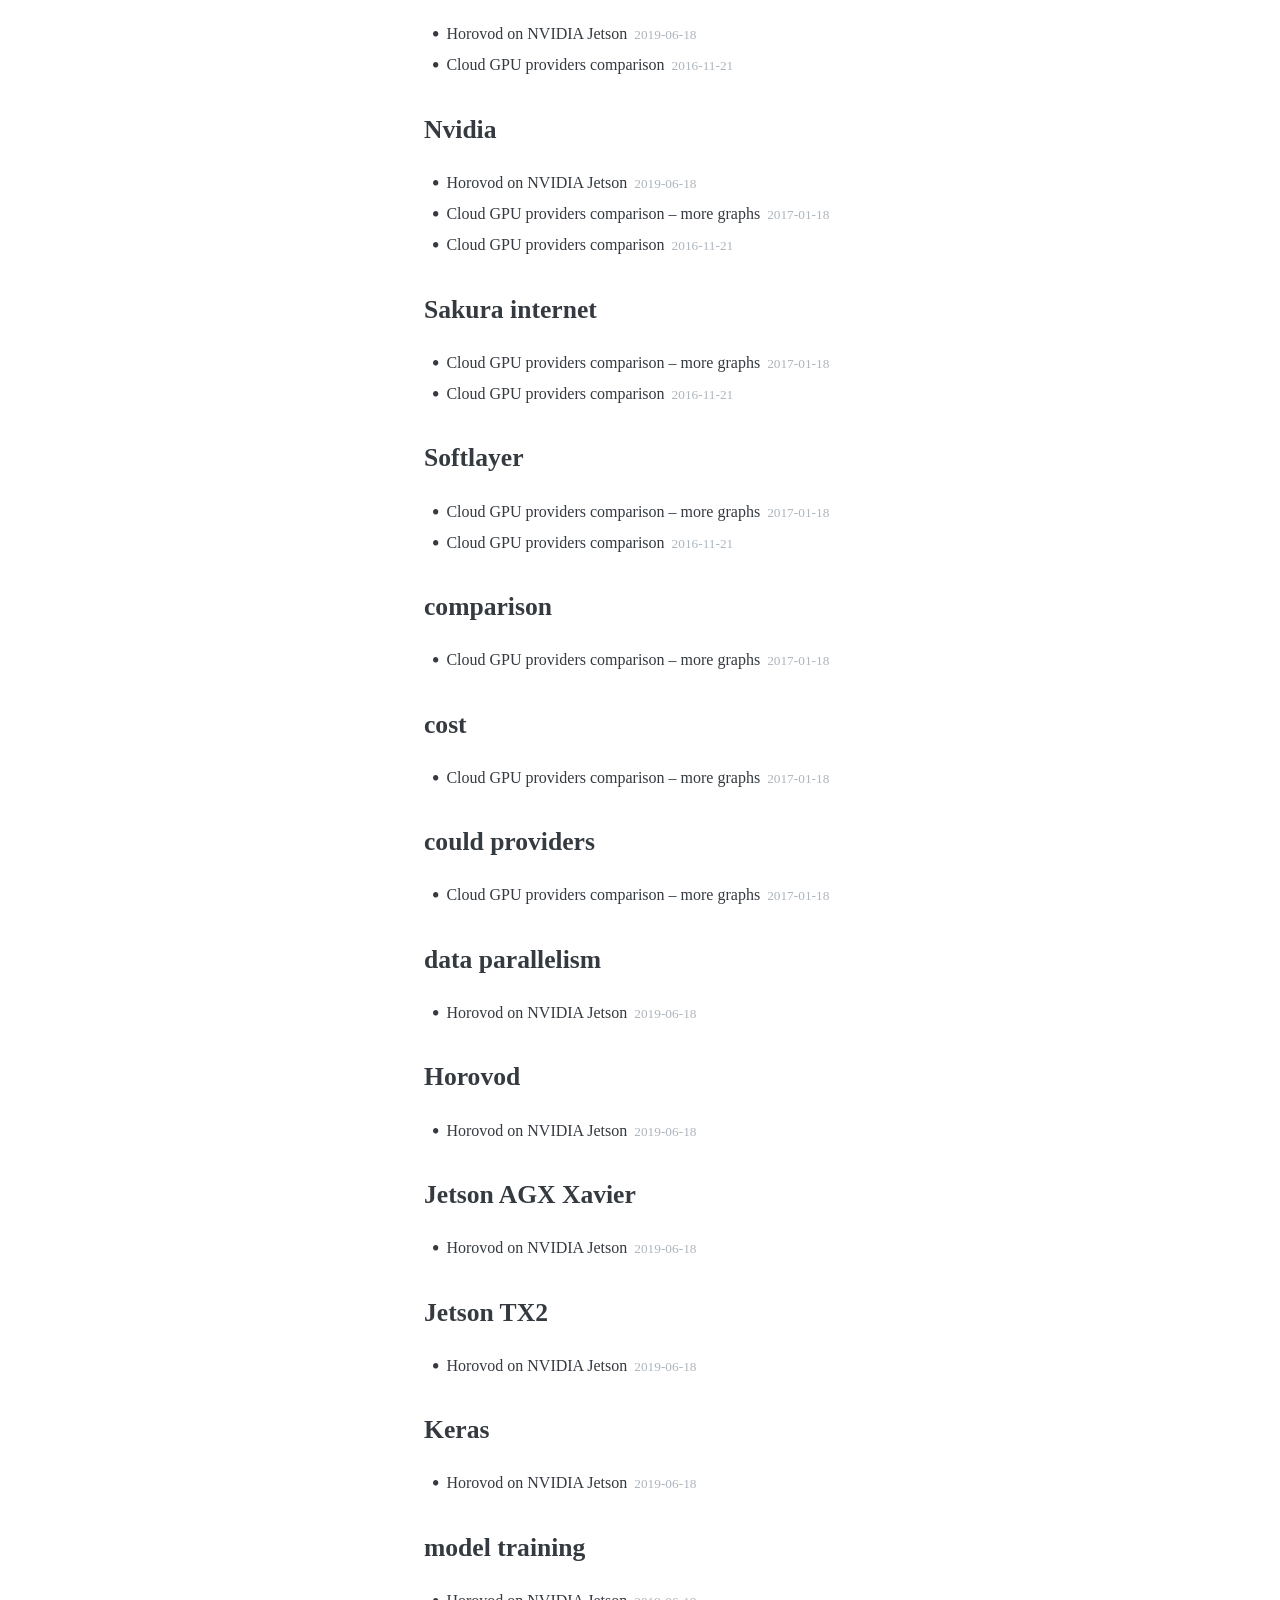
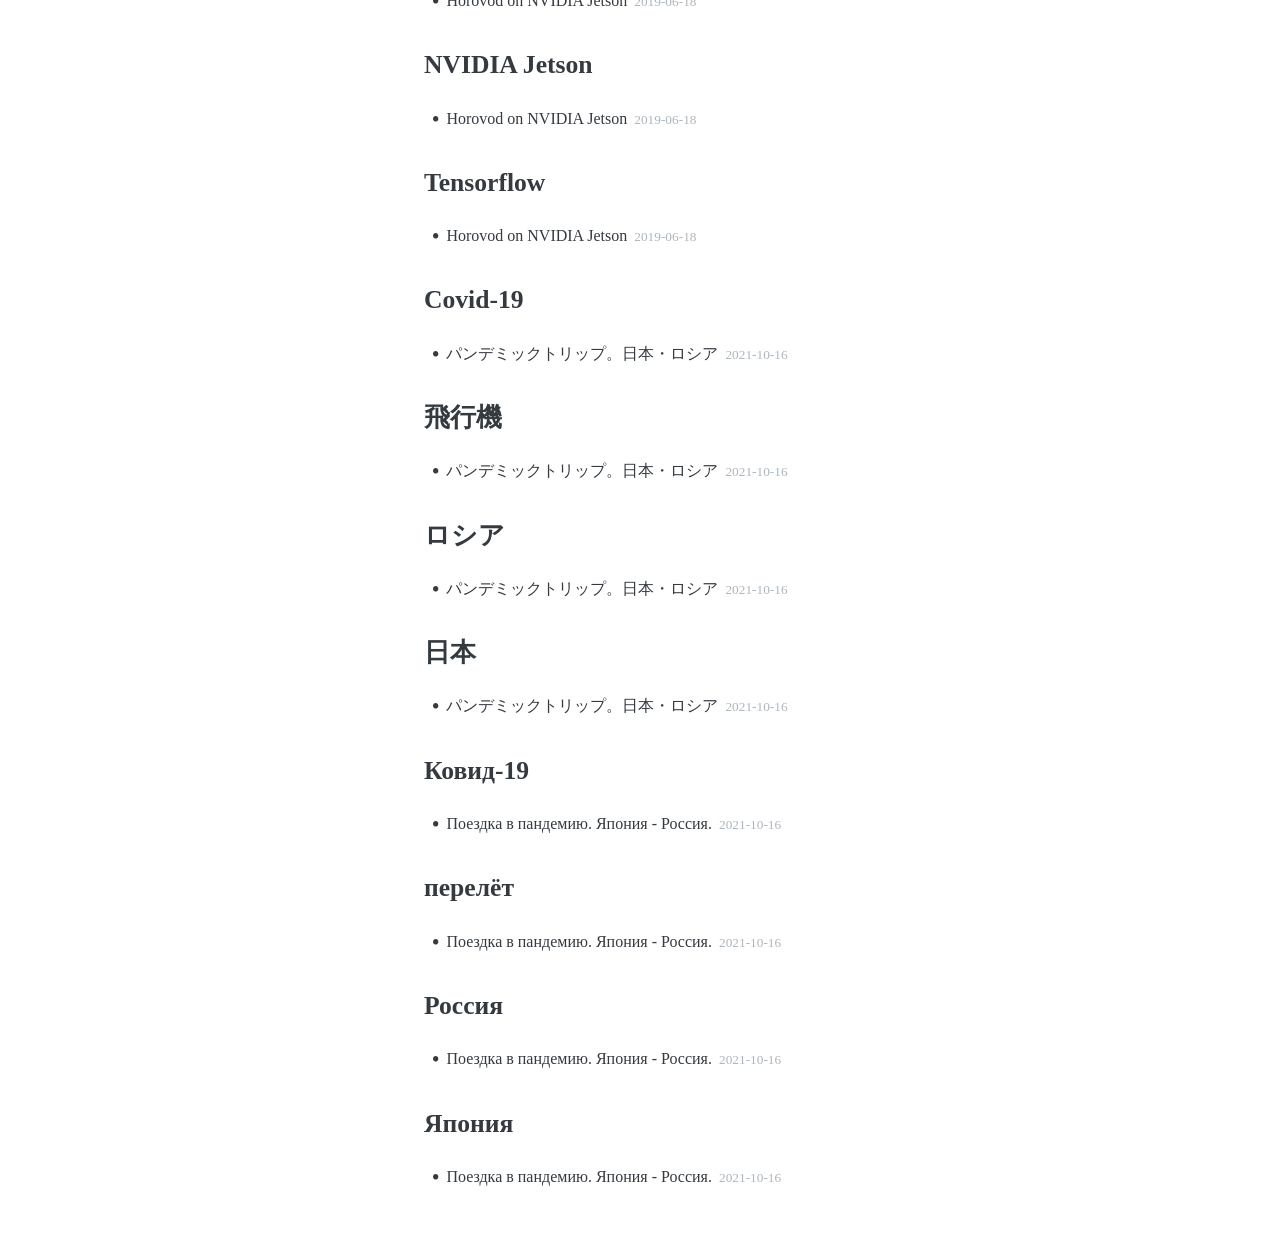
<file: tags/index.html>
<!DOCTYPE html>
<html>
  <head>
  <base href="" />
  <title>TAGS – Digitarium</title>
    <meta charset="utf-8" />
    <meta content='text/html; charset=utf-8' http-equiv='Content-Type'>
    <meta http-equiv='X-UA-Compatible' content='IE=edge'>
    <meta name='viewport' content='width=device-width, initial-scale=1.0, maximum-scale=1.0'>
    <meta name="description" content="All tags" />
    <meta name="author" content="Peter Bryzgalov" />
    <meta property="twitter:title" content="TAGS" />

  <!-- Async font loading -->
  <link href="https://fonts.googleapis.com/css2?family=Amatic+SC:wght@700&family=Roboto+Condensed:wght@300&display=swap" rel="stylesheet">

  <link rel="stylesheet" type="text/css" href="../css/style.css" />
</head>

<body>
  <div class="wrapper-sidebar">
  <header class="sidebar clearfix">
    <div class="site-info">       
      <h1 class="site-name">
      <a href="../index.html">Digitarium</a>

      </h1>
      <p class="site-description">This site is mainly about DNN training, GPUs and Docker. 
        My personal blog (Russian and Japanese) is here:
        <a href="../blog/ru/index.html">RU</a> / <a href="../blog/jp/index.html">JP</a>
    
      </p>
    </div>
  </header>

  <div class="navlist">
    <nav>
      <a href="../index.html">Home page</a>
<a href="../tags/index.html">Tags</a>
<a href="../blog/index.html">Blog</a>

    </nav>
  </div>

  <div class="wrapper-footer-desktop">
    <footer class="footer">
        <!-- Refer to https://codepen.io/ruandre/pen/howFi -->
        <ul class="svg-icon">
        <li><a href="mailto:peterbryz@yahoo.com" class="icon-8 email" title="Email"><svg viewBox="0 0 512 512"><path d="M502.3 190.8c3.9-3.1 9.7-.2 9.7 4.7V400c0 26.5-21.5 48-48 48H48c-26.5 0-48-21.5-48-48V195.6c0-5 5.7-7.8 9.7-4.7 22.4 17.4 52.1 39.5 154.1 113.6 21.1 15.4 56.7 47.8 92.2 47.6 35.7.3 72-32.8 92.3-47.6 102-74.1 131.6-96.3 154-113.7zM256 320c23.2.4 56.6-29.2 73.4-41.4 132.7-96.3 142.8-104.7 173.4-128.7 5.8-4.5 9.2-11.5 9.2-18.9v-19c0-26.5-21.5-48-48-48H48C21.5 64 0 85.5 0 112v19c0 7.4 3.4 14.3 9.2 18.9 30.6 23.9 40.7 32.4 173.4 128.7 16.8 12.2 50.2 41.8 73.4 41.4z"></path></svg><!--[if lt IE 9]><em>Email</em><![endif]--></a></li>
        <li><a href="https://github.com/pyotr777" class="icon-13 github" title="GitHub"><svg viewBox="0 0 512 512"><path d="M165.9 397.4c0 2-2.3 3.6-5.2 3.6-3.3.3-5.6-1.3-5.6-3.6 0-2 2.3-3.6 5.2-3.6 3-.3 5.6 1.3 5.6 3.6zm-31.1-4.5c-.7 2 1.3 4.3 4.3 4.9 2.6 1 5.6 0 6.2-2s-1.3-4.3-4.3-5.2c-2.6-.7-5.5.3-6.2 2.3zm44.2-1.7c-2.9.7-4.9 2.6-4.6 4.9.3 2 2.9 3.3 5.9 2.6 2.9-.7 4.9-2.6 4.6-4.6-.3-1.9-3-3.2-5.9-2.9zM244.8 8C106.1 8 0 113.3 0 252c0 110.9 69.8 205.8 169.5 239.2 12.8 2.3 17.3-5.6 17.3-12.1 0-6.2-.3-40.4-.3-61.4 0 0-70 15-84.7-29.8 0 0-11.4-29.1-27.8-36.6 0 0-22.9-15.7 1.6-15.4 0 0 24.9 2 38.6 25.8 21.9 38.6 58.6 27.5 72.9 20.9 2.3-16 8.8-27.1 16-33.7-55.9-6.2-112.3-14.3-112.3-110.5 0-27.5 7.6-41.3 23.6-58.9-2.6-6.5-11.1-33.3 2.6-67.9 20.9-6.5 69 27 69 27 20-5.6 41.5-8.5 62.8-8.5s42.8 2.9 62.8 8.5c0 0 48.1-33.6 69-27 13.7 34.7 5.2 61.4 2.6 67.9 16 17.7 25.8 31.5 25.8 58.9 0 96.5-58.9 104.2-114.8 110.5 9.2 7.9 17 22.9 17 46.4 0 33.7-.3 75.4-.3 83.6 0 6.5 4.6 14.4 17.3 12.1C428.2 457.8 496 362.9 496 252 496 113.3 383.5 8 244.8 8zM97.2 352.9c-1.3 1-1 3.3.7 5.2 1.6 1.6 3.9 2.3 5.2 1 1.3-1 1-3.3-.7-5.2-1.6-1.6-3.9-2.3-5.2-1zm-10.8-8.1c-.7 1.3.3 2.9 2.3 3.9 1.6 1 3.6.7 4.3-.7.7-1.3-.3-2.9-2.3-3.9-2-.6-3.6-.3-4.3.7zm32.4 35.6c-1.6 1.3-1 4.3 1.3 6.2 2.3 2.3 5.2 2.6 6.5 1 1.3-1.3.7-4.3-1.3-6.2-2.2-2.3-5.2-2.6-6.5-1zm-11.4-14.7c-1.6 1-1.6 3.6 0 5.9 1.6 2.3 4.3 3.3 5.6 2.3 1.6-1.3 1.6-3.9 0-6.2-1.4-2.3-4-3.3-5.6-2z"></path></svg><!--[if lt IE 9]><em>GitHub</em><![endif]--></a></li>
        <li><a href="https://instagram.com/pyotr777" class="icon-15 instagram" title="Instagram"><svg viewBox="0 0 512 512"><g><path d="M224.1 141c-63.6 0-114.9 51.3-114.9 114.9s51.3 114.9 114.9 114.9S339 319.5 339 255.9 287.7 141 224.1 141zm0 189.6c-41.1 0-74.7-33.5-74.7-74.7s33.5-74.7 74.7-74.7 74.7 33.5 74.7 74.7-33.6 74.7-74.7 74.7zm146.4-194.3c0 14.9-12 26.8-26.8 26.8-14.9 0-26.8-12-26.8-26.8s12-26.8 26.8-26.8 26.8 12 26.8 26.8zm76.1 27.2c-1.7-35.9-9.9-67.7-36.2-93.9-26.2-26.2-58-34.4-93.9-36.2-37-2.1-147.9-2.1-184.9 0-35.8 1.7-67.6 9.9-93.9 36.1s-34.4 58-36.2 93.9c-2.1 37-2.1 147.9 0 184.9 1.7 35.9 9.9 67.7 36.2 93.9s58 34.4 93.9 36.2c37 2.1 147.9 2.1 184.9 0 35.9-1.7 67.7-9.9 93.9-36.2 26.2-26.2 34.4-58 36.2-93.9 2.1-37 2.1-147.8 0-184.8zM398.8 388c-7.8 19.6-22.9 34.7-42.6 42.6-29.5 11.7-99.5 9-132.1 9s-102.7 2.6-132.1-9c-19.6-7.8-34.7-22.9-42.6-42.6-11.7-29.5-9-99.5-9-132.1s-2.6-102.7 9-132.1c7.8-19.6 22.9-34.7 42.6-42.6 29.5-11.7 99.5-9 132.1-9s102.7-2.6 132.1 9c19.6 7.8 34.7 22.9 42.6 42.6 11.7 29.5 9 99.5 9 132.1s2.7 102.7-9 132.1z"></path><circle cx="351.5" cy="160.5" r="21.5"></circle></g></svg><!--[if lt IE 9]><em>Instagram</em><![endif]--></a></li>
        <li><a href="https://www.linkedin.com/in/peter-bryzgalov-8794458a" class="icon-17 linkedin" title="LinkedIn"><svg viewBox="0 0 512 512"><path d="M416 32H31.9C14.3 32 0 46.5 0 64.3v383.4C0 465.5 14.3 480 31.9 480H416c17.6 0 32-14.5 32-32.3V64.3c0-17.8-14.4-32.3-32-32.3zM135.4 416H69V202.2h66.5V416zm-33.2-243c-21.3 0-38.5-17.3-38.5-38.5S80.9 96 102.2 96c21.2 0 38.5 17.3 38.5 38.5 0 21.3-17.2 38.5-38.5 38.5zm282.1 243h-66.4V312c0-24.8-.5-56.7-34.5-56.7-34.6 0-39.9 27-39.9 54.9V416h-66.4V202.2h63.7v29.2h.9c8.9-16.8 30.6-34.5 62.9-34.5 67.2 0 79.7 44.3 79.7 101.9V416z"></path></svg><!--[if lt IE 9]><em>LinkedIn</em><![endif]--></a></li>
        <li><a href="https://youtube.com/pyotr777" class="icon-28 youtube" title="YouTube"><svg viewBox="0 0 600 512"><path d="M549.655 124.083c-6.281-23.65-24.787-42.276-48.284-48.597C458.781 64 288 64 288 64S117.22 64 74.629 75.486c-23.497 6.322-42.003 24.947-48.284 48.597-11.412 42.867-11.412 132.305-11.412 132.305s0 89.438 11.412 132.305c6.281 23.65 24.787 41.5 48.284 47.821C117.22 448 288 448 288 448s170.78 0 213.371-11.486c23.497-6.321 42.003-24.171 48.284-47.821 11.412-42.867 11.412-132.305 11.412-132.305s0-89.438-11.412-132.305zm-317.51 213.508V175.185l142.739 81.205-142.739 81.201z"></path></svg><!--[if lt IE 9]><em>YouTube</em><![endif]--></a></li>
        <li><a href="https://www.twitter.com/pyotr777" class="icon-26 twitter" title="Twitter"><svg viewBox="0 0 512 512"><path d="M459.37 151.716c.325 4.548.325 9.097.325 13.645 0 138.72-105.583 298.558-298.558 298.558-59.452 0-114.68-17.219-161.137-47.106 8.447.974 16.568 1.299 25.34 1.299 49.055 0 94.213-16.568 130.274-44.832-46.132-.975-84.792-31.188-98.112-72.772 6.498.974 12.995 1.624 19.818 1.624 9.421 0 18.843-1.3 27.614-3.573-48.081-9.747-84.143-51.98-84.143-102.985v-1.299c13.969 7.797 30.214 12.67 47.431 13.319-28.264-18.843-46.781-51.005-46.781-87.391 0-19.492 5.197-37.36 14.294-52.954 51.655 63.675 129.3 105.258 216.365 109.807-1.624-7.797-2.599-15.918-2.599-24.04 0-57.828 46.782-104.934 104.934-104.934 30.213 0 57.502 12.67 76.67 33.137 23.715-4.548 46.456-13.32 66.599-25.34-7.798 24.366-24.366 44.833-46.132 57.827 21.117-2.273 41.584-8.122 60.426-16.243-14.292 20.791-32.161 39.308-52.628 54.253z"></path></svg><!--[if lt IE 9]><em>Twitter</em><![endif]--></a></li>
        </ul>

        <p align="center">
          <!-- Default Statcounter code for Digitarium
          http://digitarium.cc -->
          <script type="text/javascript">
          var sc_project=13338202; 
          var sc_invisible=0; 
          var sc_security="b425535b"; 
          var scJsHost = "https://";
          document.write("<sc"+"ript type='text/javascript' src='" +
          scJsHost+
          "statcounter.com/counter/counter.js'></"+"script>");
          </script>
          <noscript><div class="statcounter"><a title="Web Analytics"
          href="https://statcounter.com/" target="_blank"><img
          class="statcounter"
          src="https://c.statcounter.com/13338202/0/b425535b/0/"
          alt="Web Analytics"
          referrerPolicy="no-referrer-when-downgrade"></a></div></noscript>
          <!-- End of Statcounter Code -->
        </p>
        <p>Copyright (c) 2019-2021 Bryzgalov Peter, <a href="https://stair.center" target="_blank">Stair lab</a>, <a href="http://www.it-chiba.ac.jp" target="_blank">Chiba Institute of Technology</a>, Japan</p>
    </footer>
  </div>
</div>  

  <div id="main" class="wrapper-content">

    <h1>TAGS</h1>

    <div class="tags">
  <ul class="label">
    <li><a href="#communication"><span>communication</span><span class="count">1</span></a></li>
    <li><a href="#containers"><span>containers</span><span class="count">1</span></a></li>
    <li><a href="#Docker"><span>Docker</span><span class="count">2</span></a></li>
    <li><a href="#network%20performance"><span>network performance</span><span class="count">1</span></a></li>
    <li><a href="#networking"><span>networking</span><span class="count">3</span></a></li>
    <li><a href="#ip"><span>ip</span><span class="count">1</span></a></li>
    <li><a href="#virtual%20machine"><span>virtual machine</span><span class="count">1</span></a></li>
    <li><a href="#VirtualBox"><span>VirtualBox</span><span class="count">1</span></a></li>
    <li><a href="#ahab"><span>ahab</span><span class="count">1</span></a></li>
    <li><a href="#cAdvisor"><span>cAdvisor</span><span class="count">1</span></a></li>
    <li><a href="#Centurion"><span>Centurion</span><span class="count">1</span></a></li>
    <li><a href="#chart"><span>chart</span><span class="count">1</span></a></li>
    <li><a href="#Consul"><span>Consul</span><span class="count">1</span></a></li>
    <li><a href="#CoreOS"><span>CoreOS</span><span class="count">1</span></a></li>
    <li><a href="#data%20management"><span>data management</span><span class="count">1</span></a></li>
    <li><a href="#Datakit"><span>Datakit</span><span class="count">1</span></a></li>
    <li><a href="#diagram"><span>diagram</span><span class="count">1</span></a></li>
    <li><a href="#Docker%20ecosystem"><span>Docker ecosystem</span><span class="count">1</span></a></li>
    <li><a href="#docker%20IAAS"><span>docker IAAS</span><span class="count">1</span></a></li>
    <li><a href="#Docker%20Machine"><span>Docker Machine</span><span class="count">1</span></a></li>
    <li><a href="#Docker%20swarm"><span>Docker swarm</span><span class="count">1</span></a></li>
    <li><a href="#ecosystem"><span>ecosystem</span><span class="count">1</span></a></li>
    <li><a href="#etcd"><span>etcd</span><span class="count">1</span></a></li>
    <li><a href="#Flannel"><span>Flannel</span><span class="count">1</span></a></li>
    <li><a href="#fleet"><span>fleet</span><span class="count">1</span></a></li>
    <li><a href="#geard"><span>geard</span><span class="count">1</span></a></li>
    <li><a href="#Helios"><span>Helios</span><span class="count">1</span></a></li>
    <li><a href="#InfraKit"><span>InfraKit</span><span class="count">1</span></a></li>
    <li><a href="#kubernetes"><span>kubernetes</span><span class="count">1</span></a></li>
    <li><a href="#Marathon"><span>Marathon</span><span class="count">1</span></a></li>
    <li><a href="#Mesos"><span>Mesos</span><span class="count">1</span></a></li>
    <li><a href="#monitoring"><span>monitoring</span><span class="count">1</span></a></li>
    <li><a href="#New%20Relic"><span>New Relic</span><span class="count">1</span></a></li>
    <li><a href="#Nomad"><span>Nomad</span><span class="count">1</span></a></li>
    <li><a href="#Openshift%20Origin"><span>Openshift Origin</span><span class="count">1</span></a></li>
    <li><a href="#orchestration"><span>orchestration</span><span class="count">1</span></a></li>
    <li><a href="#OS"><span>OS</span><span class="count">1</span></a></li>
    <li><a href="#Panamax"><span>Panamax</span><span class="count">1</span></a></li>
    <li><a href="#powerstrip"><span>powerstrip</span><span class="count">1</span></a></li>
    <li><a href="#Project%20Atomic"><span>Project Atomic</span><span class="count">1</span></a></li>
    <li><a href="#Prometheus"><span>Prometheus</span><span class="count">1</span></a></li>
    <li><a href="#rancher"><span>rancher</span><span class="count">1</span></a></li>
    <li><a href="#Rancher%20OS"><span>Rancher OS</span><span class="count">1</span></a></li>
    <li><a href="#scheme"><span>scheme</span><span class="count">1</span></a></li>
    <li><a href="#Scout"><span>Scout</span><span class="count">1</span></a></li>
    <li><a href="#Serf"><span>Serf</span><span class="count">1</span></a></li>
    <li><a href="#service%20discovery"><span>service discovery</span><span class="count">1</span></a></li>
    <li><a href="#Shipyard"><span>Shipyard</span><span class="count">1</span></a></li>
    <li><a href="#Signal%20fx"><span>Signal fx</span><span class="count">1</span></a></li>
    <li><a href="#Stackato"><span>Stackato</span><span class="count">1</span></a></li>
    <li><a href="#StackEngine"><span>StackEngine</span><span class="count">1</span></a></li>
    <li><a href="#SwarmKit"><span>SwarmKit</span><span class="count">1</span></a></li>
    <li><a href="#Sysdig%20cloud"><span>Sysdig cloud</span><span class="count">1</span></a></li>
    <li><a href="#wagl"><span>wagl</span><span class="count">1</span></a></li>
    <li><a href="#bash"><span>bash</span><span class="count">1</span></a></li>
    <li><a href="#expand%20variables"><span>expand variables</span><span class="count">1</span></a></li>
    <li><a href="#AMD"><span>AMD</span><span class="count">2</span></a></li>
    <li><a href="#AWS"><span>AWS</span><span class="count">2</span></a></li>
    <li><a href="#Cirrascale"><span>Cirrascale</span><span class="count">2</span></a></li>
    <li><a href="#cloud"><span>cloud</span><span class="count">1</span></a></li>
    <li><a href="#cloud%20computing"><span>cloud computing</span><span class="count">2</span></a></li>
    <li><a href="#cloud%20GPU"><span>cloud GPU</span><span class="count">2</span></a></li>
    <li><a href="#cloud%20GPU%20providers"><span>cloud GPU providers</span><span class="count">2</span></a></li>
    <li><a href="#cloud%20providers%20comparison"><span>cloud providers comparison</span><span class="count">2</span></a></li>
    <li><a href="#compare%20cloud%20GPUs"><span>compare cloud GPUs</span><span class="count">2</span></a></li>
    <li><a href="#compare%20costs"><span>compare costs</span><span class="count">2</span></a></li>
    <li><a href="#compare%20price"><span>compare price</span><span class="count">2</span></a></li>
    <li><a href="#EC2"><span>EC2</span><span class="count">2</span></a></li>
    <li><a href="#GPU"><span>GPU</span><span class="count">2</span></a></li>
    <li><a href="#GPU%20performance"><span>GPU performance</span><span class="count">2</span></a></li>
    <li><a href="#Intel%20Xeon"><span>Intel Xeon</span><span class="count">2</span></a></li>
    <li><a href="#LeaderTelecom"><span>LeaderTelecom</span><span class="count">2</span></a></li>
    <li><a href="#machine%20learning"><span>machine learning</span><span class="count">2</span></a></li>
    <li><a href="#Nvidia"><span>Nvidia</span><span class="count">3</span></a></li>
    <li><a href="#Sakura%20internet"><span>Sakura internet</span><span class="count">2</span></a></li>
    <li><a href="#Softlayer"><span>Softlayer</span><span class="count">2</span></a></li>
    <li><a href="#comparison"><span>comparison</span><span class="count">1</span></a></li>
    <li><a href="#cost"><span>cost</span><span class="count">1</span></a></li>
    <li><a href="#could%20providers"><span>could providers</span><span class="count">1</span></a></li>
    <li><a href="#data%20parallelism"><span>data parallelism</span><span class="count">1</span></a></li>
    <li><a href="#Horovod"><span>Horovod</span><span class="count">1</span></a></li>
    <li><a href="#Jetson%20AGX%20Xavier"><span>Jetson AGX Xavier</span><span class="count">1</span></a></li>
    <li><a href="#Jetson%20TX2"><span>Jetson TX2</span><span class="count">1</span></a></li>
    <li><a href="#Keras"><span>Keras</span><span class="count">1</span></a></li>
    <li><a href="#model%20training"><span>model training</span><span class="count">1</span></a></li>
    <li><a href="#NVIDIA%20Jetson"><span>NVIDIA Jetson</span><span class="count">1</span></a></li>
    <li><a href="#Tensorflow"><span>Tensorflow</span><span class="count">1</span></a></li>
    <li><a href="#Covid-19"><span>Covid-19</span><span class="count">1</span></a></li>
    <li><a href="#%E9%A3%9B%E8%A1%8C%E6%A9%9F"><span>飛行機</span><span class="count">1</span></a></li>
    <li><a href="#%E3%83%AD%E3%82%B7%E3%82%A2"><span>ロシア</span><span class="count">1</span></a></li>
    <li><a href="#%E6%97%A5%E6%9C%AC"><span>日本</span><span class="count">1</span></a></li>
    <li><a href="#%D0%9A%D0%BE%D0%B2%D0%B8%D0%B4-19"><span>Ковид-19</span><span class="count">1</span></a></li>
    <li><a href="#%D0%BF%D0%B5%D1%80%D0%B5%D0%BB%D1%91%D1%82"><span>перелёт</span><span class="count">1</span></a></li>
    <li><a href="#%D0%A0%D0%BE%D1%81%D1%81%D0%B8%D1%8F"><span>Россия</span><span class="count">1</span></a></li>
    <li><a href="#%D0%AF%D0%BF%D0%BE%D0%BD%D0%B8%D1%8F"><span>Япония</span><span class="count">1</span></a></li>
  </ul>
  <h2 id="communication">communication</h2>
  <ul class="tag">
    <li><a href="../docker-network-performance/index.html">Docker network performance</a> <time>2014-06-16</time></li>
  </ul>
  <h2 id="containers">containers</h2>
  <ul class="tag">
    <li><a href="../docker-network-performance/index.html">Docker network performance</a> <time>2014-06-16</time></li>
  </ul>
  <h2 id="Docker">Docker</h2>
  <ul class="tag">
    <li><a href="../docker-ecosystem/index.html">Docker ecosystem</a> <time>2014-09-10</time></li>
    <li><a href="../docker-network-performance/index.html">Docker network performance</a> <time>2014-06-16</time></li>
  </ul>
  <h2 id="network performance">network performance</h2>
  <ul class="tag">
    <li><a href="../docker-network-performance/index.html">Docker network performance</a> <time>2014-06-16</time></li>
  </ul>
  <h2 id="networking">networking</h2>
  <ul class="tag">
    <li><a href="../docker-ecosystem/index.html">Docker ecosystem</a> <time>2014-09-10</time></li>
    <li><a href="../connect-virtualbox-vms/index.html">Connect VirtualBox VMs</a> <time>2014-06-20</time></li>
    <li><a href="../docker-network-performance/index.html">Docker network performance</a> <time>2014-06-16</time></li>
  </ul>
  <h2 id="ip">ip</h2>
  <ul class="tag">
    <li><a href="../connect-virtualbox-vms/index.html">Connect VirtualBox VMs</a> <time>2014-06-20</time></li>
  </ul>
  <h2 id="virtual machine">virtual machine</h2>
  <ul class="tag">
    <li><a href="../connect-virtualbox-vms/index.html">Connect VirtualBox VMs</a> <time>2014-06-20</time></li>
  </ul>
  <h2 id="VirtualBox">VirtualBox</h2>
  <ul class="tag">
    <li><a href="../connect-virtualbox-vms/index.html">Connect VirtualBox VMs</a> <time>2014-06-20</time></li>
  </ul>
  <h2 id="ahab">ahab</h2>
  <ul class="tag">
    <li><a href="../docker-ecosystem/index.html">Docker ecosystem</a> <time>2014-09-10</time></li>
  </ul>
  <h2 id="cAdvisor">cAdvisor</h2>
  <ul class="tag">
    <li><a href="../docker-ecosystem/index.html">Docker ecosystem</a> <time>2014-09-10</time></li>
  </ul>
  <h2 id="Centurion">Centurion</h2>
  <ul class="tag">
    <li><a href="../docker-ecosystem/index.html">Docker ecosystem</a> <time>2014-09-10</time></li>
  </ul>
  <h2 id="chart">chart</h2>
  <ul class="tag">
    <li><a href="../docker-ecosystem/index.html">Docker ecosystem</a> <time>2014-09-10</time></li>
  </ul>
  <h2 id="Consul">Consul</h2>
  <ul class="tag">
    <li><a href="../docker-ecosystem/index.html">Docker ecosystem</a> <time>2014-09-10</time></li>
  </ul>
  <h2 id="CoreOS">CoreOS</h2>
  <ul class="tag">
    <li><a href="../docker-ecosystem/index.html">Docker ecosystem</a> <time>2014-09-10</time></li>
  </ul>
  <h2 id="data management">data management</h2>
  <ul class="tag">
    <li><a href="../docker-ecosystem/index.html">Docker ecosystem</a> <time>2014-09-10</time></li>
  </ul>
  <h2 id="Datakit">Datakit</h2>
  <ul class="tag">
    <li><a href="../docker-ecosystem/index.html">Docker ecosystem</a> <time>2014-09-10</time></li>
  </ul>
  <h2 id="diagram">diagram</h2>
  <ul class="tag">
    <li><a href="../docker-ecosystem/index.html">Docker ecosystem</a> <time>2014-09-10</time></li>
  </ul>
  <h2 id="Docker ecosystem">Docker ecosystem</h2>
  <ul class="tag">
    <li><a href="../docker-ecosystem/index.html">Docker ecosystem</a> <time>2014-09-10</time></li>
  </ul>
  <h2 id="docker IAAS">docker IAAS</h2>
  <ul class="tag">
    <li><a href="../docker-ecosystem/index.html">Docker ecosystem</a> <time>2014-09-10</time></li>
  </ul>
  <h2 id="Docker Machine">Docker Machine</h2>
  <ul class="tag">
    <li><a href="../docker-ecosystem/index.html">Docker ecosystem</a> <time>2014-09-10</time></li>
  </ul>
  <h2 id="Docker swarm">Docker swarm</h2>
  <ul class="tag">
    <li><a href="../docker-ecosystem/index.html">Docker ecosystem</a> <time>2014-09-10</time></li>
  </ul>
  <h2 id="ecosystem">ecosystem</h2>
  <ul class="tag">
    <li><a href="../docker-ecosystem/index.html">Docker ecosystem</a> <time>2014-09-10</time></li>
  </ul>
  <h2 id="etcd">etcd</h2>
  <ul class="tag">
    <li><a href="../docker-ecosystem/index.html">Docker ecosystem</a> <time>2014-09-10</time></li>
  </ul>
  <h2 id="Flannel">Flannel</h2>
  <ul class="tag">
    <li><a href="../docker-ecosystem/index.html">Docker ecosystem</a> <time>2014-09-10</time></li>
  </ul>
  <h2 id="fleet">fleet</h2>
  <ul class="tag">
    <li><a href="../docker-ecosystem/index.html">Docker ecosystem</a> <time>2014-09-10</time></li>
  </ul>
  <h2 id="geard">geard</h2>
  <ul class="tag">
    <li><a href="../docker-ecosystem/index.html">Docker ecosystem</a> <time>2014-09-10</time></li>
  </ul>
  <h2 id="Helios">Helios</h2>
  <ul class="tag">
    <li><a href="../docker-ecosystem/index.html">Docker ecosystem</a> <time>2014-09-10</time></li>
  </ul>
  <h2 id="InfraKit">InfraKit</h2>
  <ul class="tag">
    <li><a href="../docker-ecosystem/index.html">Docker ecosystem</a> <time>2014-09-10</time></li>
  </ul>
  <h2 id="kubernetes">kubernetes</h2>
  <ul class="tag">
    <li><a href="../docker-ecosystem/index.html">Docker ecosystem</a> <time>2014-09-10</time></li>
  </ul>
  <h2 id="Marathon">Marathon</h2>
  <ul class="tag">
    <li><a href="../docker-ecosystem/index.html">Docker ecosystem</a> <time>2014-09-10</time></li>
  </ul>
  <h2 id="Mesos">Mesos</h2>
  <ul class="tag">
    <li><a href="../docker-ecosystem/index.html">Docker ecosystem</a> <time>2014-09-10</time></li>
  </ul>
  <h2 id="monitoring">monitoring</h2>
  <ul class="tag">
    <li><a href="../docker-ecosystem/index.html">Docker ecosystem</a> <time>2014-09-10</time></li>
  </ul>
  <h2 id="New Relic">New Relic</h2>
  <ul class="tag">
    <li><a href="../docker-ecosystem/index.html">Docker ecosystem</a> <time>2014-09-10</time></li>
  </ul>
  <h2 id="Nomad">Nomad</h2>
  <ul class="tag">
    <li><a href="../docker-ecosystem/index.html">Docker ecosystem</a> <time>2014-09-10</time></li>
  </ul>
  <h2 id="Openshift Origin">Openshift Origin</h2>
  <ul class="tag">
    <li><a href="../docker-ecosystem/index.html">Docker ecosystem</a> <time>2014-09-10</time></li>
  </ul>
  <h2 id="orchestration">orchestration</h2>
  <ul class="tag">
    <li><a href="../docker-ecosystem/index.html">Docker ecosystem</a> <time>2014-09-10</time></li>
  </ul>
  <h2 id="OS">OS</h2>
  <ul class="tag">
    <li><a href="../docker-ecosystem/index.html">Docker ecosystem</a> <time>2014-09-10</time></li>
  </ul>
  <h2 id="Panamax">Panamax</h2>
  <ul class="tag">
    <li><a href="../docker-ecosystem/index.html">Docker ecosystem</a> <time>2014-09-10</time></li>
  </ul>
  <h2 id="powerstrip">powerstrip</h2>
  <ul class="tag">
    <li><a href="../docker-ecosystem/index.html">Docker ecosystem</a> <time>2014-09-10</time></li>
  </ul>
  <h2 id="Project Atomic">Project Atomic</h2>
  <ul class="tag">
    <li><a href="../docker-ecosystem/index.html">Docker ecosystem</a> <time>2014-09-10</time></li>
  </ul>
  <h2 id="Prometheus">Prometheus</h2>
  <ul class="tag">
    <li><a href="../docker-ecosystem/index.html">Docker ecosystem</a> <time>2014-09-10</time></li>
  </ul>
  <h2 id="rancher">rancher</h2>
  <ul class="tag">
    <li><a href="../docker-ecosystem/index.html">Docker ecosystem</a> <time>2014-09-10</time></li>
  </ul>
  <h2 id="Rancher OS">Rancher OS</h2>
  <ul class="tag">
    <li><a href="../docker-ecosystem/index.html">Docker ecosystem</a> <time>2014-09-10</time></li>
  </ul>
  <h2 id="scheme">scheme</h2>
  <ul class="tag">
    <li><a href="../docker-ecosystem/index.html">Docker ecosystem</a> <time>2014-09-10</time></li>
  </ul>
  <h2 id="Scout">Scout</h2>
  <ul class="tag">
    <li><a href="../docker-ecosystem/index.html">Docker ecosystem</a> <time>2014-09-10</time></li>
  </ul>
  <h2 id="Serf">Serf</h2>
  <ul class="tag">
    <li><a href="../docker-ecosystem/index.html">Docker ecosystem</a> <time>2014-09-10</time></li>
  </ul>
  <h2 id="service discovery">service discovery</h2>
  <ul class="tag">
    <li><a href="../docker-ecosystem/index.html">Docker ecosystem</a> <time>2014-09-10</time></li>
  </ul>
  <h2 id="Shipyard">Shipyard</h2>
  <ul class="tag">
    <li><a href="../docker-ecosystem/index.html">Docker ecosystem</a> <time>2014-09-10</time></li>
  </ul>
  <h2 id="Signal fx">Signal fx</h2>
  <ul class="tag">
    <li><a href="../docker-ecosystem/index.html">Docker ecosystem</a> <time>2014-09-10</time></li>
  </ul>
  <h2 id="Stackato">Stackato</h2>
  <ul class="tag">
    <li><a href="../docker-ecosystem/index.html">Docker ecosystem</a> <time>2014-09-10</time></li>
  </ul>
  <h2 id="StackEngine">StackEngine</h2>
  <ul class="tag">
    <li><a href="../docker-ecosystem/index.html">Docker ecosystem</a> <time>2014-09-10</time></li>
  </ul>
  <h2 id="SwarmKit">SwarmKit</h2>
  <ul class="tag">
    <li><a href="../docker-ecosystem/index.html">Docker ecosystem</a> <time>2014-09-10</time></li>
  </ul>
  <h2 id="Sysdig cloud">Sysdig cloud</h2>
  <ul class="tag">
    <li><a href="../docker-ecosystem/index.html">Docker ecosystem</a> <time>2014-09-10</time></li>
  </ul>
  <h2 id="wagl">wagl</h2>
  <ul class="tag">
    <li><a href="../docker-ecosystem/index.html">Docker ecosystem</a> <time>2014-09-10</time></li>
  </ul>
  <h2 id="bash">bash</h2>
  <ul class="tag">
    <li><a href="../bash-expanding-variables-in-text/index.html">Bash: Expanding variables and commands in text</a> <time>2015-10-15</time></li>
  </ul>
  <h2 id="expand variables">expand variables</h2>
  <ul class="tag">
    <li><a href="../bash-expanding-variables-in-text/index.html">Bash: Expanding variables and commands in text</a> <time>2015-10-15</time></li>
  </ul>
  <h2 id="AMD">AMD</h2>
  <ul class="tag">
    <li><a href="../cloud-gpu-providers-more-graphs/index.html">Cloud GPU  providers comparison – more graphs</a> <time>2017-01-18</time></li>
    <li><a href="../cloud-gpu-providers-comparison/index.html">Cloud GPU  providers comparison</a> <time>2016-11-21</time></li>
  </ul>
  <h2 id="AWS">AWS</h2>
  <ul class="tag">
    <li><a href="../cloud-gpu-providers-more-graphs/index.html">Cloud GPU  providers comparison – more graphs</a> <time>2017-01-18</time></li>
    <li><a href="../cloud-gpu-providers-comparison/index.html">Cloud GPU  providers comparison</a> <time>2016-11-21</time></li>
  </ul>
  <h2 id="Cirrascale">Cirrascale</h2>
  <ul class="tag">
    <li><a href="../cloud-gpu-providers-more-graphs/index.html">Cloud GPU  providers comparison – more graphs</a> <time>2017-01-18</time></li>
    <li><a href="../cloud-gpu-providers-comparison/index.html">Cloud GPU  providers comparison</a> <time>2016-11-21</time></li>
  </ul>
  <h2 id="cloud">cloud</h2>
  <ul class="tag">
    <li><a href="../cloud-gpu-providers-comparison/index.html">Cloud GPU  providers comparison</a> <time>2016-11-21</time></li>
  </ul>
  <h2 id="cloud computing">cloud computing</h2>
  <ul class="tag">
    <li><a href="../cloud-gpu-providers-more-graphs/index.html">Cloud GPU  providers comparison – more graphs</a> <time>2017-01-18</time></li>
    <li><a href="../cloud-gpu-providers-comparison/index.html">Cloud GPU  providers comparison</a> <time>2016-11-21</time></li>
  </ul>
  <h2 id="cloud GPU">cloud GPU</h2>
  <ul class="tag">
    <li><a href="../cloud-gpu-providers-more-graphs/index.html">Cloud GPU  providers comparison – more graphs</a> <time>2017-01-18</time></li>
    <li><a href="../cloud-gpu-providers-comparison/index.html">Cloud GPU  providers comparison</a> <time>2016-11-21</time></li>
  </ul>
  <h2 id="cloud GPU providers">cloud GPU providers</h2>
  <ul class="tag">
    <li><a href="../cloud-gpu-providers-more-graphs/index.html">Cloud GPU  providers comparison – more graphs</a> <time>2017-01-18</time></li>
    <li><a href="../cloud-gpu-providers-comparison/index.html">Cloud GPU  providers comparison</a> <time>2016-11-21</time></li>
  </ul>
  <h2 id="cloud providers comparison">cloud providers comparison</h2>
  <ul class="tag">
    <li><a href="../cloud-gpu-providers-more-graphs/index.html">Cloud GPU  providers comparison – more graphs</a> <time>2017-01-18</time></li>
    <li><a href="../cloud-gpu-providers-comparison/index.html">Cloud GPU  providers comparison</a> <time>2016-11-21</time></li>
  </ul>
  <h2 id="compare cloud GPUs">compare cloud GPUs</h2>
  <ul class="tag">
    <li><a href="../cloud-gpu-providers-more-graphs/index.html">Cloud GPU  providers comparison – more graphs</a> <time>2017-01-18</time></li>
    <li><a href="../cloud-gpu-providers-comparison/index.html">Cloud GPU  providers comparison</a> <time>2016-11-21</time></li>
  </ul>
  <h2 id="compare costs">compare costs</h2>
  <ul class="tag">
    <li><a href="../cloud-gpu-providers-more-graphs/index.html">Cloud GPU  providers comparison – more graphs</a> <time>2017-01-18</time></li>
    <li><a href="../cloud-gpu-providers-comparison/index.html">Cloud GPU  providers comparison</a> <time>2016-11-21</time></li>
  </ul>
  <h2 id="compare price">compare price</h2>
  <ul class="tag">
    <li><a href="../cloud-gpu-providers-more-graphs/index.html">Cloud GPU  providers comparison – more graphs</a> <time>2017-01-18</time></li>
    <li><a href="../cloud-gpu-providers-comparison/index.html">Cloud GPU  providers comparison</a> <time>2016-11-21</time></li>
  </ul>
  <h2 id="EC2">EC2</h2>
  <ul class="tag">
    <li><a href="../cloud-gpu-providers-more-graphs/index.html">Cloud GPU  providers comparison – more graphs</a> <time>2017-01-18</time></li>
    <li><a href="../cloud-gpu-providers-comparison/index.html">Cloud GPU  providers comparison</a> <time>2016-11-21</time></li>
  </ul>
  <h2 id="GPU">GPU</h2>
  <ul class="tag">
    <li><a href="../cloud-gpu-providers-more-graphs/index.html">Cloud GPU  providers comparison – more graphs</a> <time>2017-01-18</time></li>
    <li><a href="../cloud-gpu-providers-comparison/index.html">Cloud GPU  providers comparison</a> <time>2016-11-21</time></li>
  </ul>
  <h2 id="GPU performance">GPU performance</h2>
  <ul class="tag">
    <li><a href="../cloud-gpu-providers-more-graphs/index.html">Cloud GPU  providers comparison – more graphs</a> <time>2017-01-18</time></li>
    <li><a href="../cloud-gpu-providers-comparison/index.html">Cloud GPU  providers comparison</a> <time>2016-11-21</time></li>
  </ul>
  <h2 id="Intel Xeon">Intel Xeon</h2>
  <ul class="tag">
    <li><a href="../cloud-gpu-providers-more-graphs/index.html">Cloud GPU  providers comparison – more graphs</a> <time>2017-01-18</time></li>
    <li><a href="../cloud-gpu-providers-comparison/index.html">Cloud GPU  providers comparison</a> <time>2016-11-21</time></li>
  </ul>
  <h2 id="LeaderTelecom">LeaderTelecom</h2>
  <ul class="tag">
    <li><a href="../cloud-gpu-providers-more-graphs/index.html">Cloud GPU  providers comparison – more graphs</a> <time>2017-01-18</time></li>
    <li><a href="../cloud-gpu-providers-comparison/index.html">Cloud GPU  providers comparison</a> <time>2016-11-21</time></li>
  </ul>
  <h2 id="machine learning">machine learning</h2>
  <ul class="tag">
    <li><a href="../horovod-on-nvidia-jetson/index.html">Horovod on NVIDIA Jetson</a> <time>2019-06-18</time></li>
    <li><a href="../cloud-gpu-providers-comparison/index.html">Cloud GPU  providers comparison</a> <time>2016-11-21</time></li>
  </ul>
  <h2 id="Nvidia">Nvidia</h2>
  <ul class="tag">
    <li><a href="../horovod-on-nvidia-jetson/index.html">Horovod on NVIDIA Jetson</a> <time>2019-06-18</time></li>
    <li><a href="../cloud-gpu-providers-more-graphs/index.html">Cloud GPU  providers comparison – more graphs</a> <time>2017-01-18</time></li>
    <li><a href="../cloud-gpu-providers-comparison/index.html">Cloud GPU  providers comparison</a> <time>2016-11-21</time></li>
  </ul>
  <h2 id="Sakura internet">Sakura internet</h2>
  <ul class="tag">
    <li><a href="../cloud-gpu-providers-more-graphs/index.html">Cloud GPU  providers comparison – more graphs</a> <time>2017-01-18</time></li>
    <li><a href="../cloud-gpu-providers-comparison/index.html">Cloud GPU  providers comparison</a> <time>2016-11-21</time></li>
  </ul>
  <h2 id="Softlayer">Softlayer</h2>
  <ul class="tag">
    <li><a href="../cloud-gpu-providers-more-graphs/index.html">Cloud GPU  providers comparison – more graphs</a> <time>2017-01-18</time></li>
    <li><a href="../cloud-gpu-providers-comparison/index.html">Cloud GPU  providers comparison</a> <time>2016-11-21</time></li>
  </ul>
  <h2 id="comparison">comparison</h2>
  <ul class="tag">
    <li><a href="../cloud-gpu-providers-more-graphs/index.html">Cloud GPU  providers comparison – more graphs</a> <time>2017-01-18</time></li>
  </ul>
  <h2 id="cost">cost</h2>
  <ul class="tag">
    <li><a href="../cloud-gpu-providers-more-graphs/index.html">Cloud GPU  providers comparison – more graphs</a> <time>2017-01-18</time></li>
  </ul>
  <h2 id="could providers">could providers</h2>
  <ul class="tag">
    <li><a href="../cloud-gpu-providers-more-graphs/index.html">Cloud GPU  providers comparison – more graphs</a> <time>2017-01-18</time></li>
  </ul>
  <h2 id="data parallelism">data parallelism</h2>
  <ul class="tag">
    <li><a href="../horovod-on-nvidia-jetson/index.html">Horovod on NVIDIA Jetson</a> <time>2019-06-18</time></li>
  </ul>
  <h2 id="Horovod">Horovod</h2>
  <ul class="tag">
    <li><a href="../horovod-on-nvidia-jetson/index.html">Horovod on NVIDIA Jetson</a> <time>2019-06-18</time></li>
  </ul>
  <h2 id="Jetson AGX Xavier">Jetson AGX Xavier</h2>
  <ul class="tag">
    <li><a href="../horovod-on-nvidia-jetson/index.html">Horovod on NVIDIA Jetson</a> <time>2019-06-18</time></li>
  </ul>
  <h2 id="Jetson TX2">Jetson TX2</h2>
  <ul class="tag">
    <li><a href="../horovod-on-nvidia-jetson/index.html">Horovod on NVIDIA Jetson</a> <time>2019-06-18</time></li>
  </ul>
  <h2 id="Keras">Keras</h2>
  <ul class="tag">
    <li><a href="../horovod-on-nvidia-jetson/index.html">Horovod on NVIDIA Jetson</a> <time>2019-06-18</time></li>
  </ul>
  <h2 id="model training">model training</h2>
  <ul class="tag">
    <li><a href="../horovod-on-nvidia-jetson/index.html">Horovod on NVIDIA Jetson</a> <time>2019-06-18</time></li>
  </ul>
  <h2 id="NVIDIA Jetson">NVIDIA Jetson</h2>
  <ul class="tag">
    <li><a href="../horovod-on-nvidia-jetson/index.html">Horovod on NVIDIA Jetson</a> <time>2019-06-18</time></li>
  </ul>
  <h2 id="Tensorflow">Tensorflow</h2>
  <ul class="tag">
    <li><a href="../horovod-on-nvidia-jetson/index.html">Horovod on NVIDIA Jetson</a> <time>2019-06-18</time></li>
  </ul>
  <h2 id="Covid-19">Covid-19</h2>
  <ul class="tag">
    <li><a href="../pandemic-travel-jp/index.html">パンデミックトリップ。日本・ロシア</a> <time>2021-10-16</time></li>
  </ul>
  <h2 id="飛行機">飛行機</h2>
  <ul class="tag">
    <li><a href="../pandemic-travel-jp/index.html">パンデミックトリップ。日本・ロシア</a> <time>2021-10-16</time></li>
  </ul>
  <h2 id="ロシア">ロシア</h2>
  <ul class="tag">
    <li><a href="../pandemic-travel-jp/index.html">パンデミックトリップ。日本・ロシア</a> <time>2021-10-16</time></li>
  </ul>
  <h2 id="日本">日本</h2>
  <ul class="tag">
    <li><a href="../pandemic-travel-jp/index.html">パンデミックトリップ。日本・ロシア</a> <time>2021-10-16</time></li>
  </ul>
  <h2 id="Ковид-19">Ковид-19</h2>
  <ul class="tag">
    <li><a href="../pandemic-travel-ru/index.html">Поездка в пандемию. Япония - Россия.</a> <time>2021-10-16</time></li>
  </ul>
  <h2 id="перелёт">перелёт</h2>
  <ul class="tag">
    <li><a href="../pandemic-travel-ru/index.html">Поездка в пандемию. Япония - Россия.</a> <time>2021-10-16</time></li>
  </ul>
  <h2 id="Россия">Россия</h2>
  <ul class="tag">
    <li><a href="../pandemic-travel-ru/index.html">Поездка в пандемию. Япония - Россия.</a> <time>2021-10-16</time></li>
  </ul>
  <h2 id="Япония">Япония</h2>
  <ul class="tag">
    <li><a href="../pandemic-travel-ru/index.html">Поездка в пандемию. Япония - Россия.</a> <time>2021-10-16</time></li>
  </ul>
</div>

  </div>

</body>
</html>
</file>
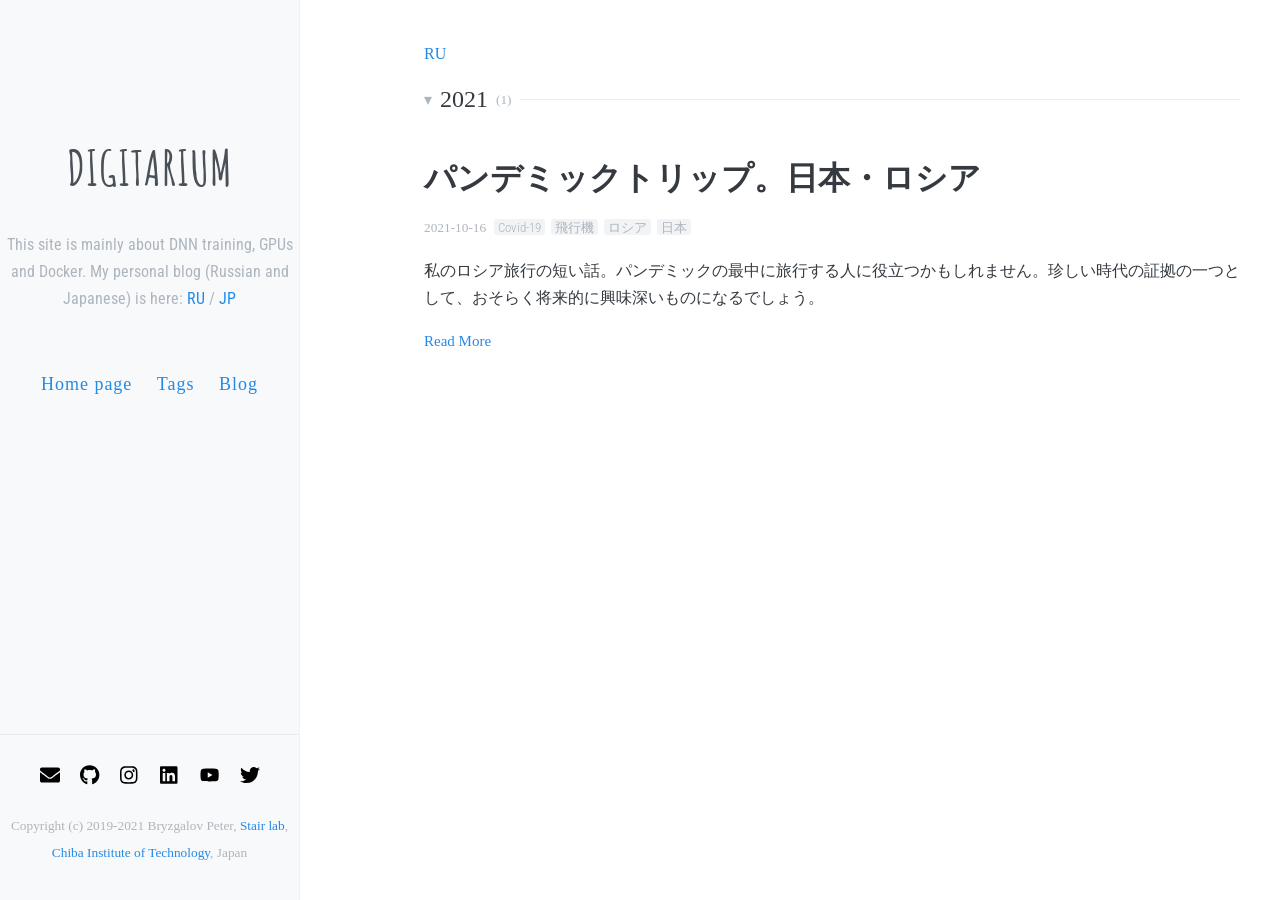
<file: blog/jp/index.html>
<!DOCTYPE html>
<html>
  <head>
  <base href="" />
  <title>Digitarium</title>
    <meta charset="utf-8" />
    <meta content='text/html; charset=utf-8' http-equiv='Content-Type'>
    <meta http-equiv='X-UA-Compatible' content='IE=edge'>
    <meta name='viewport' content='width=device-width, initial-scale=1.0, maximum-scale=1.0'>
    <meta name="description" content="This site is mainly about DNN training, GPUs and Docker." />
    <meta name="author" content="Peter Bryzgalov" />
    <meta property="twitter:title" content="Digitarium" />

  <!-- Async font loading -->
  <link href="https://fonts.googleapis.com/css2?family=Amatic+SC:wght@700&family=Roboto+Condensed:wght@300&display=swap" rel="stylesheet">

  <!--[if lt IE 9]>
    <script src="http://html5shiv.googlecode.com/svn/trunk/html5.js"></script>
  <![endif]-->

  <link rel="stylesheet" type="text/css" href="../../css/style.css" />
  <link rel="alternate" type="application/rss+xml" title="Digitarium - This site is mainly about DNN training, GPUs and Docker. My personal blog (Russian and Japanese) is <a href='/blog'>here</a>." href="/feed.xml" />
</head>

<body>
  <div class="wrapper-sidebar">
  <header class="sidebar clearfix">
    <div class="site-info">       
      <h1 class="site-name">
      <a href="../../index.html">Digitarium</a>

      </h1>
      <p class="site-description">This site is mainly about DNN training, GPUs and Docker. 
        My personal blog (Russian and Japanese) is here:
        <a href="../../blog/ru/index.html">RU</a> / <a href="../../blog/jp/index.html">JP</a>
    
      </p>
    </div>
  </header>

  <div class="navlist">
    <nav>
      <a href="../../index.html">Home page</a>
<a href="../../tags/index.html">Tags</a>
<a href="../../blog/index.html">Blog</a>

    </nav>
  </div>

  <div class="wrapper-footer-desktop">
    <footer class="footer">
        <!-- Refer to https://codepen.io/ruandre/pen/howFi -->
        <ul class="svg-icon">
        <li><a href="mailto:peterbryz@yahoo.com" class="icon-8 email" title="Email"><svg viewBox="0 0 512 512"><path d="M502.3 190.8c3.9-3.1 9.7-.2 9.7 4.7V400c0 26.5-21.5 48-48 48H48c-26.5 0-48-21.5-48-48V195.6c0-5 5.7-7.8 9.7-4.7 22.4 17.4 52.1 39.5 154.1 113.6 21.1 15.4 56.7 47.8 92.2 47.6 35.7.3 72-32.8 92.3-47.6 102-74.1 131.6-96.3 154-113.7zM256 320c23.2.4 56.6-29.2 73.4-41.4 132.7-96.3 142.8-104.7 173.4-128.7 5.8-4.5 9.2-11.5 9.2-18.9v-19c0-26.5-21.5-48-48-48H48C21.5 64 0 85.5 0 112v19c0 7.4 3.4 14.3 9.2 18.9 30.6 23.9 40.7 32.4 173.4 128.7 16.8 12.2 50.2 41.8 73.4 41.4z"></path></svg><!--[if lt IE 9]><em>Email</em><![endif]--></a></li>
        <li><a href="https://github.com/pyotr777" class="icon-13 github" title="GitHub"><svg viewBox="0 0 512 512"><path d="M165.9 397.4c0 2-2.3 3.6-5.2 3.6-3.3.3-5.6-1.3-5.6-3.6 0-2 2.3-3.6 5.2-3.6 3-.3 5.6 1.3 5.6 3.6zm-31.1-4.5c-.7 2 1.3 4.3 4.3 4.9 2.6 1 5.6 0 6.2-2s-1.3-4.3-4.3-5.2c-2.6-.7-5.5.3-6.2 2.3zm44.2-1.7c-2.9.7-4.9 2.6-4.6 4.9.3 2 2.9 3.3 5.9 2.6 2.9-.7 4.9-2.6 4.6-4.6-.3-1.9-3-3.2-5.9-2.9zM244.8 8C106.1 8 0 113.3 0 252c0 110.9 69.8 205.8 169.5 239.2 12.8 2.3 17.3-5.6 17.3-12.1 0-6.2-.3-40.4-.3-61.4 0 0-70 15-84.7-29.8 0 0-11.4-29.1-27.8-36.6 0 0-22.9-15.7 1.6-15.4 0 0 24.9 2 38.6 25.8 21.9 38.6 58.6 27.5 72.9 20.9 2.3-16 8.8-27.1 16-33.7-55.9-6.2-112.3-14.3-112.3-110.5 0-27.5 7.6-41.3 23.6-58.9-2.6-6.5-11.1-33.3 2.6-67.9 20.9-6.5 69 27 69 27 20-5.6 41.5-8.5 62.8-8.5s42.8 2.9 62.8 8.5c0 0 48.1-33.6 69-27 13.7 34.7 5.2 61.4 2.6 67.9 16 17.7 25.8 31.5 25.8 58.9 0 96.5-58.9 104.2-114.8 110.5 9.2 7.9 17 22.9 17 46.4 0 33.7-.3 75.4-.3 83.6 0 6.5 4.6 14.4 17.3 12.1C428.2 457.8 496 362.9 496 252 496 113.3 383.5 8 244.8 8zM97.2 352.9c-1.3 1-1 3.3.7 5.2 1.6 1.6 3.9 2.3 5.2 1 1.3-1 1-3.3-.7-5.2-1.6-1.6-3.9-2.3-5.2-1zm-10.8-8.1c-.7 1.3.3 2.9 2.3 3.9 1.6 1 3.6.7 4.3-.7.7-1.3-.3-2.9-2.3-3.9-2-.6-3.6-.3-4.3.7zm32.4 35.6c-1.6 1.3-1 4.3 1.3 6.2 2.3 2.3 5.2 2.6 6.5 1 1.3-1.3.7-4.3-1.3-6.2-2.2-2.3-5.2-2.6-6.5-1zm-11.4-14.7c-1.6 1-1.6 3.6 0 5.9 1.6 2.3 4.3 3.3 5.6 2.3 1.6-1.3 1.6-3.9 0-6.2-1.4-2.3-4-3.3-5.6-2z"></path></svg><!--[if lt IE 9]><em>GitHub</em><![endif]--></a></li>
        <li><a href="https://instagram.com/pyotr777" class="icon-15 instagram" title="Instagram"><svg viewBox="0 0 512 512"><g><path d="M224.1 141c-63.6 0-114.9 51.3-114.9 114.9s51.3 114.9 114.9 114.9S339 319.5 339 255.9 287.7 141 224.1 141zm0 189.6c-41.1 0-74.7-33.5-74.7-74.7s33.5-74.7 74.7-74.7 74.7 33.5 74.7 74.7-33.6 74.7-74.7 74.7zm146.4-194.3c0 14.9-12 26.8-26.8 26.8-14.9 0-26.8-12-26.8-26.8s12-26.8 26.8-26.8 26.8 12 26.8 26.8zm76.1 27.2c-1.7-35.9-9.9-67.7-36.2-93.9-26.2-26.2-58-34.4-93.9-36.2-37-2.1-147.9-2.1-184.9 0-35.8 1.7-67.6 9.9-93.9 36.1s-34.4 58-36.2 93.9c-2.1 37-2.1 147.9 0 184.9 1.7 35.9 9.9 67.7 36.2 93.9s58 34.4 93.9 36.2c37 2.1 147.9 2.1 184.9 0 35.9-1.7 67.7-9.9 93.9-36.2 26.2-26.2 34.4-58 36.2-93.9 2.1-37 2.1-147.8 0-184.8zM398.8 388c-7.8 19.6-22.9 34.7-42.6 42.6-29.5 11.7-99.5 9-132.1 9s-102.7 2.6-132.1-9c-19.6-7.8-34.7-22.9-42.6-42.6-11.7-29.5-9-99.5-9-132.1s-2.6-102.7 9-132.1c7.8-19.6 22.9-34.7 42.6-42.6 29.5-11.7 99.5-9 132.1-9s102.7-2.6 132.1 9c19.6 7.8 34.7 22.9 42.6 42.6 11.7 29.5 9 99.5 9 132.1s2.7 102.7-9 132.1z"></path><circle cx="351.5" cy="160.5" r="21.5"></circle></g></svg><!--[if lt IE 9]><em>Instagram</em><![endif]--></a></li>
        <li><a href="https://www.linkedin.com/in/peter-bryzgalov-8794458a" class="icon-17 linkedin" title="LinkedIn"><svg viewBox="0 0 512 512"><path d="M416 32H31.9C14.3 32 0 46.5 0 64.3v383.4C0 465.5 14.3 480 31.9 480H416c17.6 0 32-14.5 32-32.3V64.3c0-17.8-14.4-32.3-32-32.3zM135.4 416H69V202.2h66.5V416zm-33.2-243c-21.3 0-38.5-17.3-38.5-38.5S80.9 96 102.2 96c21.2 0 38.5 17.3 38.5 38.5 0 21.3-17.2 38.5-38.5 38.5zm282.1 243h-66.4V312c0-24.8-.5-56.7-34.5-56.7-34.6 0-39.9 27-39.9 54.9V416h-66.4V202.2h63.7v29.2h.9c8.9-16.8 30.6-34.5 62.9-34.5 67.2 0 79.7 44.3 79.7 101.9V416z"></path></svg><!--[if lt IE 9]><em>LinkedIn</em><![endif]--></a></li>
        <li><a href="https://youtube.com/pyotr777" class="icon-28 youtube" title="YouTube"><svg viewBox="0 0 600 512"><path d="M549.655 124.083c-6.281-23.65-24.787-42.276-48.284-48.597C458.781 64 288 64 288 64S117.22 64 74.629 75.486c-23.497 6.322-42.003 24.947-48.284 48.597-11.412 42.867-11.412 132.305-11.412 132.305s0 89.438 11.412 132.305c6.281 23.65 24.787 41.5 48.284 47.821C117.22 448 288 448 288 448s170.78 0 213.371-11.486c23.497-6.321 42.003-24.171 48.284-47.821 11.412-42.867 11.412-132.305 11.412-132.305s0-89.438-11.412-132.305zm-317.51 213.508V175.185l142.739 81.205-142.739 81.201z"></path></svg><!--[if lt IE 9]><em>YouTube</em><![endif]--></a></li>
        <li><a href="https://www.twitter.com/pyotr777" class="icon-26 twitter" title="Twitter"><svg viewBox="0 0 512 512"><path d="M459.37 151.716c.325 4.548.325 9.097.325 13.645 0 138.72-105.583 298.558-298.558 298.558-59.452 0-114.68-17.219-161.137-47.106 8.447.974 16.568 1.299 25.34 1.299 49.055 0 94.213-16.568 130.274-44.832-46.132-.975-84.792-31.188-98.112-72.772 6.498.974 12.995 1.624 19.818 1.624 9.421 0 18.843-1.3 27.614-3.573-48.081-9.747-84.143-51.98-84.143-102.985v-1.299c13.969 7.797 30.214 12.67 47.431 13.319-28.264-18.843-46.781-51.005-46.781-87.391 0-19.492 5.197-37.36 14.294-52.954 51.655 63.675 129.3 105.258 216.365 109.807-1.624-7.797-2.599-15.918-2.599-24.04 0-57.828 46.782-104.934 104.934-104.934 30.213 0 57.502 12.67 76.67 33.137 23.715-4.548 46.456-13.32 66.599-25.34-7.798 24.366-24.366 44.833-46.132 57.827 21.117-2.273 41.584-8.122 60.426-16.243-14.292 20.791-32.161 39.308-52.628 54.253z"></path></svg><!--[if lt IE 9]><em>Twitter</em><![endif]--></a></li>
        </ul>

        <p align="center">
          <!-- Default Statcounter code for Digitarium
          http://digitarium.cc -->
          <script type="text/javascript">
          var sc_project=13338202; 
          var sc_invisible=0; 
          var sc_security="b425535b"; 
          var scJsHost = "https://";
          document.write("<sc"+"ript type='text/javascript' src='" +
          scJsHost+
          "statcounter.com/counter/counter.js'></"+"script>");
          </script>
          <noscript><div class="statcounter"><a title="Web Analytics"
          href="https://statcounter.com/" target="_blank"><img
          class="statcounter"
          src="https://c.statcounter.com/13338202/0/b425535b/0/"
          alt="Web Analytics"
          referrerPolicy="no-referrer-when-downgrade"></a></div></noscript>
          <!-- End of Statcounter Code -->
        </p>
        <p>Copyright (c) 2019-2021 Bryzgalov Peter, <a href="https://stair.center" target="_blank">Stair lab</a>, <a href="http://www.it-chiba.ac.jp" target="_blank">Chiba Institute of Technology</a>, Japan</p>
    </footer>
  </div>
</div>  

  <div id="main" class="wrapper-content">
    <div class="language"><a href="../ru/index.html">RU</a></div>
    <div class="posts">
  <details class="year" open>
    <summary>2021 <span class="count">(1)</span></summary>
  <article class="post">
    <h1>
      <a href="../../pandemic-travel-jp/index.html">パンデミックトリップ。日本・ロシア</a>
    </h1>
    <div class="meta">
      <span class="date">
        2021-10-16
      </span>
      <ul class="tag">
        <li><a href="../../tags/index.html#Covid-19">Covid-19</a></li>
        <li><a href="../../tags/index.html#%E9%A3%9B%E8%A1%8C%E6%A9%9F">飛行機</a></li>
        <li><a href="../../tags/index.html#%E3%83%AD%E3%82%B7%E3%82%A2">ロシア</a></li>
        <li><a href="../../tags/index.html#%E6%97%A5%E6%9C%AC">日本</a></li>
      </ul>
    </div>
    <div class="entry">
      <p>私のロシア旅行の短い話。パンデミックの最中に旅行する人に役立つかもしれません。珍しい時代の証拠の一つとして、おそらく将来的に興味深いものになるでしょう。</p>
    </div>
    <a href="../../pandemic-travel-jp/index.html" class="read-more">Read More</a>
  </article>

  </details>
</div>



  </div>

</body>
</html>
</file>
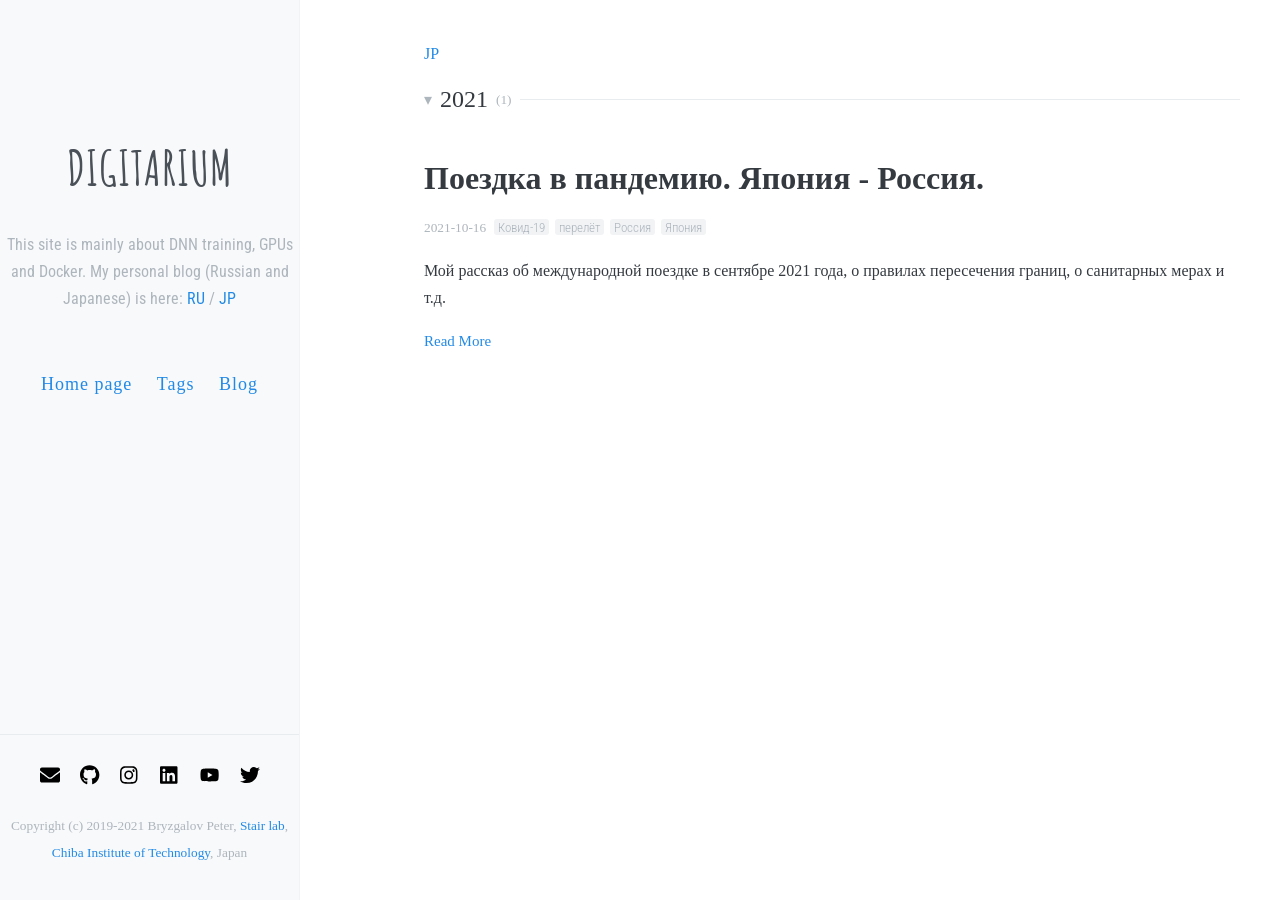
<file: blog/ru/index.html>
<!DOCTYPE html>
<html>
  <head>
  <base href="" />
  <title>Digitarium</title>
    <meta charset="utf-8" />
    <meta content='text/html; charset=utf-8' http-equiv='Content-Type'>
    <meta http-equiv='X-UA-Compatible' content='IE=edge'>
    <meta name='viewport' content='width=device-width, initial-scale=1.0, maximum-scale=1.0'>
    <meta name="description" content="This site is mainly about DNN training, GPUs and Docker." />
    <meta name="author" content="Peter Bryzgalov" />
    <meta property="twitter:title" content="Digitarium" />

  <!-- Async font loading -->
  <link href="https://fonts.googleapis.com/css2?family=Amatic+SC:wght@700&family=Roboto+Condensed:wght@300&display=swap" rel="stylesheet">

  <!--[if lt IE 9]>
    <script src="http://html5shiv.googlecode.com/svn/trunk/html5.js"></script>
  <![endif]-->

  <link rel="stylesheet" type="text/css" href="../../css/style.css" />
  <link rel="alternate" type="application/rss+xml" title="Digitarium - This site is mainly about DNN training, GPUs and Docker. My personal blog (Russian and Japanese) is <a href='/blog'>here</a>." href="/feed.xml" />
</head>

<body>
  <div class="wrapper-sidebar">
  <header class="sidebar clearfix">
    <div class="site-info">       
      <h1 class="site-name">
      <a href="../../index.html">Digitarium</a>

      </h1>
      <p class="site-description">This site is mainly about DNN training, GPUs and Docker. 
        My personal blog (Russian and Japanese) is here:
        <a href="../../blog/ru/index.html">RU</a> / <a href="../../blog/jp/index.html">JP</a>
    
      </p>
    </div>
  </header>

  <div class="navlist">
    <nav>
      <a href="../../index.html">Home page</a>
<a href="../../tags/index.html">Tags</a>
<a href="../../blog/index.html">Blog</a>

    </nav>
  </div>

  <div class="wrapper-footer-desktop">
    <footer class="footer">
        <!-- Refer to https://codepen.io/ruandre/pen/howFi -->
        <ul class="svg-icon">
        <li><a href="mailto:peterbryz@yahoo.com" class="icon-8 email" title="Email"><svg viewBox="0 0 512 512"><path d="M502.3 190.8c3.9-3.1 9.7-.2 9.7 4.7V400c0 26.5-21.5 48-48 48H48c-26.5 0-48-21.5-48-48V195.6c0-5 5.7-7.8 9.7-4.7 22.4 17.4 52.1 39.5 154.1 113.6 21.1 15.4 56.7 47.8 92.2 47.6 35.7.3 72-32.8 92.3-47.6 102-74.1 131.6-96.3 154-113.7zM256 320c23.2.4 56.6-29.2 73.4-41.4 132.7-96.3 142.8-104.7 173.4-128.7 5.8-4.5 9.2-11.5 9.2-18.9v-19c0-26.5-21.5-48-48-48H48C21.5 64 0 85.5 0 112v19c0 7.4 3.4 14.3 9.2 18.9 30.6 23.9 40.7 32.4 173.4 128.7 16.8 12.2 50.2 41.8 73.4 41.4z"></path></svg><!--[if lt IE 9]><em>Email</em><![endif]--></a></li>
        <li><a href="https://github.com/pyotr777" class="icon-13 github" title="GitHub"><svg viewBox="0 0 512 512"><path d="M165.9 397.4c0 2-2.3 3.6-5.2 3.6-3.3.3-5.6-1.3-5.6-3.6 0-2 2.3-3.6 5.2-3.6 3-.3 5.6 1.3 5.6 3.6zm-31.1-4.5c-.7 2 1.3 4.3 4.3 4.9 2.6 1 5.6 0 6.2-2s-1.3-4.3-4.3-5.2c-2.6-.7-5.5.3-6.2 2.3zm44.2-1.7c-2.9.7-4.9 2.6-4.6 4.9.3 2 2.9 3.3 5.9 2.6 2.9-.7 4.9-2.6 4.6-4.6-.3-1.9-3-3.2-5.9-2.9zM244.8 8C106.1 8 0 113.3 0 252c0 110.9 69.8 205.8 169.5 239.2 12.8 2.3 17.3-5.6 17.3-12.1 0-6.2-.3-40.4-.3-61.4 0 0-70 15-84.7-29.8 0 0-11.4-29.1-27.8-36.6 0 0-22.9-15.7 1.6-15.4 0 0 24.9 2 38.6 25.8 21.9 38.6 58.6 27.5 72.9 20.9 2.3-16 8.8-27.1 16-33.7-55.9-6.2-112.3-14.3-112.3-110.5 0-27.5 7.6-41.3 23.6-58.9-2.6-6.5-11.1-33.3 2.6-67.9 20.9-6.5 69 27 69 27 20-5.6 41.5-8.5 62.8-8.5s42.8 2.9 62.8 8.5c0 0 48.1-33.6 69-27 13.7 34.7 5.2 61.4 2.6 67.9 16 17.7 25.8 31.5 25.8 58.9 0 96.5-58.9 104.2-114.8 110.5 9.2 7.9 17 22.9 17 46.4 0 33.7-.3 75.4-.3 83.6 0 6.5 4.6 14.4 17.3 12.1C428.2 457.8 496 362.9 496 252 496 113.3 383.5 8 244.8 8zM97.2 352.9c-1.3 1-1 3.3.7 5.2 1.6 1.6 3.9 2.3 5.2 1 1.3-1 1-3.3-.7-5.2-1.6-1.6-3.9-2.3-5.2-1zm-10.8-8.1c-.7 1.3.3 2.9 2.3 3.9 1.6 1 3.6.7 4.3-.7.7-1.3-.3-2.9-2.3-3.9-2-.6-3.6-.3-4.3.7zm32.4 35.6c-1.6 1.3-1 4.3 1.3 6.2 2.3 2.3 5.2 2.6 6.5 1 1.3-1.3.7-4.3-1.3-6.2-2.2-2.3-5.2-2.6-6.5-1zm-11.4-14.7c-1.6 1-1.6 3.6 0 5.9 1.6 2.3 4.3 3.3 5.6 2.3 1.6-1.3 1.6-3.9 0-6.2-1.4-2.3-4-3.3-5.6-2z"></path></svg><!--[if lt IE 9]><em>GitHub</em><![endif]--></a></li>
        <li><a href="https://instagram.com/pyotr777" class="icon-15 instagram" title="Instagram"><svg viewBox="0 0 512 512"><g><path d="M224.1 141c-63.6 0-114.9 51.3-114.9 114.9s51.3 114.9 114.9 114.9S339 319.5 339 255.9 287.7 141 224.1 141zm0 189.6c-41.1 0-74.7-33.5-74.7-74.7s33.5-74.7 74.7-74.7 74.7 33.5 74.7 74.7-33.6 74.7-74.7 74.7zm146.4-194.3c0 14.9-12 26.8-26.8 26.8-14.9 0-26.8-12-26.8-26.8s12-26.8 26.8-26.8 26.8 12 26.8 26.8zm76.1 27.2c-1.7-35.9-9.9-67.7-36.2-93.9-26.2-26.2-58-34.4-93.9-36.2-37-2.1-147.9-2.1-184.9 0-35.8 1.7-67.6 9.9-93.9 36.1s-34.4 58-36.2 93.9c-2.1 37-2.1 147.9 0 184.9 1.7 35.9 9.9 67.7 36.2 93.9s58 34.4 93.9 36.2c37 2.1 147.9 2.1 184.9 0 35.9-1.7 67.7-9.9 93.9-36.2 26.2-26.2 34.4-58 36.2-93.9 2.1-37 2.1-147.8 0-184.8zM398.8 388c-7.8 19.6-22.9 34.7-42.6 42.6-29.5 11.7-99.5 9-132.1 9s-102.7 2.6-132.1-9c-19.6-7.8-34.7-22.9-42.6-42.6-11.7-29.5-9-99.5-9-132.1s-2.6-102.7 9-132.1c7.8-19.6 22.9-34.7 42.6-42.6 29.5-11.7 99.5-9 132.1-9s102.7-2.6 132.1 9c19.6 7.8 34.7 22.9 42.6 42.6 11.7 29.5 9 99.5 9 132.1s2.7 102.7-9 132.1z"></path><circle cx="351.5" cy="160.5" r="21.5"></circle></g></svg><!--[if lt IE 9]><em>Instagram</em><![endif]--></a></li>
        <li><a href="https://www.linkedin.com/in/peter-bryzgalov-8794458a" class="icon-17 linkedin" title="LinkedIn"><svg viewBox="0 0 512 512"><path d="M416 32H31.9C14.3 32 0 46.5 0 64.3v383.4C0 465.5 14.3 480 31.9 480H416c17.6 0 32-14.5 32-32.3V64.3c0-17.8-14.4-32.3-32-32.3zM135.4 416H69V202.2h66.5V416zm-33.2-243c-21.3 0-38.5-17.3-38.5-38.5S80.9 96 102.2 96c21.2 0 38.5 17.3 38.5 38.5 0 21.3-17.2 38.5-38.5 38.5zm282.1 243h-66.4V312c0-24.8-.5-56.7-34.5-56.7-34.6 0-39.9 27-39.9 54.9V416h-66.4V202.2h63.7v29.2h.9c8.9-16.8 30.6-34.5 62.9-34.5 67.2 0 79.7 44.3 79.7 101.9V416z"></path></svg><!--[if lt IE 9]><em>LinkedIn</em><![endif]--></a></li>
        <li><a href="https://youtube.com/pyotr777" class="icon-28 youtube" title="YouTube"><svg viewBox="0 0 600 512"><path d="M549.655 124.083c-6.281-23.65-24.787-42.276-48.284-48.597C458.781 64 288 64 288 64S117.22 64 74.629 75.486c-23.497 6.322-42.003 24.947-48.284 48.597-11.412 42.867-11.412 132.305-11.412 132.305s0 89.438 11.412 132.305c6.281 23.65 24.787 41.5 48.284 47.821C117.22 448 288 448 288 448s170.78 0 213.371-11.486c23.497-6.321 42.003-24.171 48.284-47.821 11.412-42.867 11.412-132.305 11.412-132.305s0-89.438-11.412-132.305zm-317.51 213.508V175.185l142.739 81.205-142.739 81.201z"></path></svg><!--[if lt IE 9]><em>YouTube</em><![endif]--></a></li>
        <li><a href="https://www.twitter.com/pyotr777" class="icon-26 twitter" title="Twitter"><svg viewBox="0 0 512 512"><path d="M459.37 151.716c.325 4.548.325 9.097.325 13.645 0 138.72-105.583 298.558-298.558 298.558-59.452 0-114.68-17.219-161.137-47.106 8.447.974 16.568 1.299 25.34 1.299 49.055 0 94.213-16.568 130.274-44.832-46.132-.975-84.792-31.188-98.112-72.772 6.498.974 12.995 1.624 19.818 1.624 9.421 0 18.843-1.3 27.614-3.573-48.081-9.747-84.143-51.98-84.143-102.985v-1.299c13.969 7.797 30.214 12.67 47.431 13.319-28.264-18.843-46.781-51.005-46.781-87.391 0-19.492 5.197-37.36 14.294-52.954 51.655 63.675 129.3 105.258 216.365 109.807-1.624-7.797-2.599-15.918-2.599-24.04 0-57.828 46.782-104.934 104.934-104.934 30.213 0 57.502 12.67 76.67 33.137 23.715-4.548 46.456-13.32 66.599-25.34-7.798 24.366-24.366 44.833-46.132 57.827 21.117-2.273 41.584-8.122 60.426-16.243-14.292 20.791-32.161 39.308-52.628 54.253z"></path></svg><!--[if lt IE 9]><em>Twitter</em><![endif]--></a></li>
        </ul>

        <p align="center">
          <!-- Default Statcounter code for Digitarium
          http://digitarium.cc -->
          <script type="text/javascript">
          var sc_project=13338202; 
          var sc_invisible=0; 
          var sc_security="b425535b"; 
          var scJsHost = "https://";
          document.write("<sc"+"ript type='text/javascript' src='" +
          scJsHost+
          "statcounter.com/counter/counter.js'></"+"script>");
          </script>
          <noscript><div class="statcounter"><a title="Web Analytics"
          href="https://statcounter.com/" target="_blank"><img
          class="statcounter"
          src="https://c.statcounter.com/13338202/0/b425535b/0/"
          alt="Web Analytics"
          referrerPolicy="no-referrer-when-downgrade"></a></div></noscript>
          <!-- End of Statcounter Code -->
        </p>
        <p>Copyright (c) 2019-2021 Bryzgalov Peter, <a href="https://stair.center" target="_blank">Stair lab</a>, <a href="http://www.it-chiba.ac.jp" target="_blank">Chiba Institute of Technology</a>, Japan</p>
    </footer>
  </div>
</div>  

  <div id="main" class="wrapper-content">
    <div class="language"><a href="../jp/index.html">JP</a></div>
    <div class="posts">
  <details class="year" open>
    <summary>2021 <span class="count">(1)</span></summary>
  <article class="post">
    <h1>
      <a href="../../pandemic-travel-ru/index.html">Поездка в пандемию. Япония - Россия.</a>
    </h1>
    <div class="meta">
      <span class="date">
        2021-10-16
      </span>
      <ul class="tag">
        <li><a href="../../tags/index.html#%D0%9A%D0%BE%D0%B2%D0%B8%D0%B4-19">Ковид-19</a></li>
        <li><a href="../../tags/index.html#%D0%BF%D0%B5%D1%80%D0%B5%D0%BB%D1%91%D1%82">перелёт</a></li>
        <li><a href="../../tags/index.html#%D0%A0%D0%BE%D1%81%D1%81%D0%B8%D1%8F">Россия</a></li>
        <li><a href="../../tags/index.html#%D0%AF%D0%BF%D0%BE%D0%BD%D0%B8%D1%8F">Япония</a></li>
      </ul>
    </div>
    <div class="entry">
      <p>Мой рассказ об международной поездке в сентябре 2021 года, о правилах пересечения границ, о санитарных мерах и т.д.</p>
    </div>
    <a href="../../pandemic-travel-ru/index.html" class="read-more">Read More</a>
  </article>

  </details>
</div>



  </div>

</body>
</html>
</file>
<file: css/style.css>
@charset "UTF-8";
/***************/
/* MEYER RESET */
/***************/
html, body, div, span, applet, object, iframe,
h1, h2, h3, h4, h5, h6, p, blockquote, pre,
a, abbr, acronym, address, big, cite, code,
del, dfn, em, img, ins, kbd, q, s, samp,
small, strike, strong, sub, sup, tt, var,
b, u, i, center,
dl, dt, dd, ol, ul, li,
fieldset, form, label, legend,
table, caption, tbody, tfoot, thead, tr, th, td,
article, aside, canvas, details, embed,
figure, figcaption, footer, header, hgroup,
menu, nav, output, ruby, section, summary,
time, mark, audio, video {
  margin: 0;
  padding: 0;
  border: 0;
  font-size: 100%;
  font: inherit;
  vertical-align: baseline;
}

article, aside, details, figcaption, figure,
footer, header, hgroup, menu, nav, section {
  display: block;
}

body {
  line-height: 1;
}

ol, ul, dl {
  list-style: none;
}

blockquote, q {
  quotes: none;
}

blockquote:before, blockquote:after,
q:before, q:after {
  content: "";
  content: none;
}

table {
  border-collapse: collapse;
  border-spacing: 0;
}

*, *:before, *:after {
  -moz-box-sizing: border-box;
  -webkit-box-sizing: border-box;
  box-sizing: border-box;
}

/**************/
/* BASE RULES */
/**************/
html {
  font-size: 12pt;
}

body {
  font-family: "Noto Serif", "PT Serif", source-han-serif-sc, "Source Han Serif SC", "Source Han Serif CN", "Source Han Serif TC", "Source Han Serif TW", "Source Han Serif", "Songti SC", SimSon, serif;
  color: #343a40;
  line-height: 1.7em;
}

.container {
  margin: 0 auto;
  max-width: 800px;
  padding: 0 16px;
  width: 100%;
}

h1, h2, h3, h4, h5, h6 {
  line-height: 2em;
  margin: 1em 0 16px;
  padding: 0;
}
@media screen and (max-width: 1200px) {
  h1, h2, h3, h4, h5, h6 {
    line-height: 1.6em;
  }
}

h1, h2, h3, h5 {
  font-weight: bold;
}

h1 {
  font-size: 24pt;
}
h1 a {
  color: inherit;
}

h2 {
  font-size: 19.2pt;
}

h3 {
  font-size: 12pt;
}

h4 {
  font-size: 9.6pt;
  color: #adb5bd;
}

h6 {
  color: #adb5bd;
}

p {
  color: #343a40;
  margin: 1em 0;
}

a {
  color: #228ae6;
  text-decoration: none;
  cursor: pointer;
}
a:hover, a:active {
  color: #4dadf7;
}

em, i {
  font-style: italic;
}

strong, b {
  font-weight: bold;
}

sub {
  vertical-align: sub;
  font-size: smaller;
}

sup {
  vertical-align: super;
  font-size: smaller;
}

hr {
  border: 0;
  border-top: 1px solid #f1f3f5;
  margin: 1.5em auto;
}

ol > li:before, ul > li:before {
  position: absolute;
  width: 1.4em;
  margin-left: -1.4em;
  display: inline-block;
  box-sizing: border-box;
  text-align: right;
}

ul > li:before {
  content: "•";
  padding-right: 0.3em;
  font-family: inherit;
  font-size: 1.4em;
  line-height: 1.2;
}

ol {
  counter-reset: section;
}
ol > li:before {
  counter-increment: section;
  content: counter(section) ".";
  padding-right: 0.3em;
  font-family: inherit;
  font-size: 1em;
  line-height: inherit;
}

ol > li, ul > li {
  margin: 0 auto 0.4em 1.4em;
  line-height: 1.55;
}
ol > li > ol,
ol > li > ul, ul > li > ol,
ul > li > ul {
  margin-top: 0.4em;
}

li > ol > li,
li > ul > li {
  font-size: 0.95em;
  margin: 0 auto 0.38em 1.33em;
}

dt {
  float: left;
  width: 180px;
  overflow: auto;
  clear: left;
  text-align: right;
  white-space: nowrap;
  font-weight: bold;
  margin-bottom: 0.4em;
}
@media screen and (max-width: 1200px) {
  dt {
    width: 120px;
  }
}

dd {
  margin-left: 200px;
  margin-bottom: 0.4em;
}
@media screen and (max-width: 1200px) {
  dd {
    margin-left: 140px;
  }
}

table {
  margin-bottom: 1rem;
  width: 100%;
  border: 1px solid #e9ecef;
  border-collapse: collapse;
}

td, th {
  padding: 0.25rem 0.5rem;
  border: 1px solid #e9ecef;
}

tbody tr:nth-child(odd) td,
tbody tr:nth-child(odd) th {
  background-color: #f1f3f5;
}

blockquote {
  font-weight: 300;
  padding: 0 0 0 1.4rem;
  margin: 0 2rem 1rem 0;
  border-left: 0.2em solid #dee2e6;
}
blockquote p {
  color: #adb5bd;
}
blockquote p:last-child {
  margin-bottom: 0;
}

a.footnote, .post p a.footnote, .post ol a.footnote, .post ul a.footnote {
  margin: 0 3px;
  padding: 0 2px;
  font-size: 10pt;
  text-align: center;
  border: 1px solid #f1f3f5;
  border-radius: 2px;
  -webkit-text-stroke: 0.25px;
  -webkit-transition: 0.2s ease-out all;
  text-decoration: none;
}
a.footnote:hover, .post p a.footnote:hover, .post ol a.footnote:hover, .post ul a.footnote:hover {
  background: #f1f3f5;
}

.footnotes {
  border-top: 1px solid #f1f3f5;
  font-size: 10pt;
}

img {
  display: block;
  max-width: 100%;
  margin: 0 0 1em;
  border-radius: 5px;
}

.gmnoprint img {
  max-width: none;
}

::-moz-selection {
  color: #000000;
  background: #f1f3f5;
}

::selection {
  color: #000000;
  background: #f1f3f5;
}

.clearfix:before,
.clearfix:after {
  content: " ";
  display: table;
}

.clearfix:after {
  clear: both;
}

.center {
  text-align: center;
}
.center-image {
  margin: 0 auto;
  display: block;
}

.right {
  text-align: right;
}

/*********************/
/* LAYOUT / SECTIONS */
/*********************/
.wrapper-sidebar {
  width: 20%;
  min-width:300px;
  -webkit-background-size: cover;
  background-size: cover;
  background-color: #f8f9fa;
  height: 100%;
  top: 0;
  left: 0;
  position: fixed;
  z-index: 4;
  border-right: 1px solid #f1f3f5;
}
@media screen and (max-width: 1200px) {
  .wrapper-sidebar {
    width: 100%;
    height: auto;
    padding-bottom: 24px;
    position: relative;
    border-bottom: 1px solid #f1f3f5;
    border-right: 0;
  }
}

.sidebar {
  padding: 20px 0;
}
@media screen and (max-width: 1200px) {
  .sidebar {
    text-align: center;
  }
}

.site-info {
  text-align: center;
  margin: 100px auto 0;
}
@media screen and (max-width: 1200px) {
  .site-info {
    float: none;
    display: block;
    margin: 0 auto;
  }
}
.site-info .site-avatar {
  margin: 0 auto;
  display: block;
  max-width: 240px;
  max-height: 240px;
}
@media screen and (max-width: 1200px) {
  .site-info .site-avatar {
    max-width: 120px;
    max-height: 120px;
  }
}
.site-info .site-avatar img {
  display: inline-block;
  border-radius: 2px;
}

.site-name {
  margin: 0 auto;
  color: #495057;
  cursor: pointer;
  font-family: "Amatic SC", cursive;
  font-weight: 700;
  font-size: 36pt;
  letter-spacing: 1px;
  text-transform: uppercase;
}

.site-description {
  margin: 15px auto;
  color: #adb5bd;
  font-size: 16px;
  font-family: "Roboto Condensed", sans-serif;
  /*letter-spacing: 2px;*/
}
@media screen and (max-width: 1200px) {
  .site-description {
    margin: 10px auto;
  }
}

.navlist {
  text-align: center;
}

nav {
  display: block;
  margin-top: 23px;
  font-family: "Noto Serif", "PT Serif", source-han-serif-sc, "Source Han Serif SC", "Source Han Serif CN", "Source Han Serif TC", "Source Han Serif TW", "Source Han Serif", "Songti SC", SimSon, serif;
  font-weight: 500;
  font-size: 18px;
}
@media screen and (max-width: 1200px) {
  nav {
    margin-top: 9px;
    font-size: 16px;
  }
}
nav a {
  margin: 0 10px;
  color: #228ae6;
  text-align: right;
  font-weight: 300;
  letter-spacing: 1px;
}
@media screen and (max-width: 1200px) {
  nav a {
    margin: 0 10px;
    color: #228ae6;
  }
}

.wrapper-content {
  margin-left: 30%; /* width of the fixed .wrapper-sidebar */
  padding: 40px;
  box-sizing: border-box;
}
@media screen and (max-width: 1200px) {
  .wrapper-content {
    margin-left: 0;
    padding: 24px;
  }
}

.posts {
  margin: 40px;
}
@media screen and (max-width: 1200px) {
  .posts {
    margin: 24px;
  }
}
/* .wrapper-content already has its own padding */
.wrapper-content > .posts {
  margin: 0;
}
.posts .tag {
  display: inline;
  font-weight: 300;
  font-size: 10pt;
  font-family: "Roboto Condensed", sans-serif;
}
.posts .tag li:before {
  content: "";
}
.posts .tag li {
  display: inline;
  margin: 0;
}
.posts .tag li > a {
  margin: 3px 3px 3px 0;
  padding: 0.5px 4px;
  color: #adb5bd;
  background-color: #f1f3f5;
  border-radius: 3px;
}

/* .post is nested inside details.year (year accordion), hence no ">" */
.posts .post {
  padding-bottom: 2em;
  border-bottom: 1px solid #f1f3f5;
}

.posts .post:last-child {
  padding-bottom: 1em;
  border-bottom: none;
}

/* Year accordion */
.posts details.year > summary {
  cursor: pointer;
  font-size: 24px;
  margin: 0.8em 0 0.4em 0;
  /* flex: year, count and the divider line on one row */
  display: flex;
  align-items: center;
  gap: 8px;
  list-style: none; /* flex hides the default triangle, we draw our own */
}
.posts details.year > summary::-webkit-details-marker {
  display: none; /* Safari */
}
.posts details.year > summary::before {
  content: "\25B8"; /* triangle right */
  color: #adb5bd;
  font-size: 16px;
}
.posts details.year[open] > summary::before {
  content: "\25BE"; /* triangle down */
}
/* Thin line stretching from the year to the right edge */
.posts details.year > summary::after {
  content: "";
  flex: 1;
  border-top: 1px solid #e9ecef;
}
.posts details.year > summary .count {
  color: #adb5bd;
  font-size: 10pt;
  font-weight: 300;
}

.date {
  font-weight: 300;
  font-size: 10pt;
  color: #adb5bd;
  margin-right: 4px;
}

.post h1 {
  margin-bottom: 0.1em;
}
.post .comments {
  margin-top: 10px;
}
.post .read-more {
  font-size: 15px;
}

.page {
  margin: 40px;
}
@media screen and (max-width: 1200px) {
  .page {
    margin: 24px;
  }
}

.entry {
  max-width: 1000px;
}

.pagination {
  border-top: 1px solid #f1f3f5;
  font-weight: 300;
  padding: 40px;
  width: 100%;
  display: inline-block;
}
@media screen and (max-width: 1200px) {
  .pagination {
    font-size: 10pt;
    padding: 24px;
  }
}
.pagination > .prev {
  float: left;
  width: 50%;
}
.pagination > .prev a {
  color: #868e96;
  border: 1px solid #f1f3f5;
  padding: 10px 20px;
  background: #f8f9fa;
}
.pagination > .prev a:hover, .pagination > .prev a:focus {
  color: #343a40;
  border: 1px solid #4dadf7;
}
.pagination > .next {
  float: right;
  text-align: right;
  width: 50%;
}
.pagination > .next a {
  color: #868e96;
  border: 1px solid #f1f3f5;
  padding: 10px 20px;
  background: #f8f9fa;
}
.pagination > .next a:hover, .pagination > .next a:focus {
  color: #343a40;
  border: 1px solid #4dadf7;
}

.archive a {
  color: #343a40;
}
.archive time {
  color: #adb5bd;
  font-size: 10pt;
  font-weight: 300;
  margin-left: 3px;
}

.tags > .label > li:before {
  content: "";
}
.tags > .label > li {
  margin: 0;
  font-size: 10pt;
  font-weight: 300;
  display: inline;
}
.tags > .label > li > a {
  display: inline-block;
  margin: 1px;
  color: #adb5bd;
  background-color: #f1f3f5;
  border-radius: 3px;
}
.tags > .label > li > a span {
  float: left;
  padding: 0.5px 5px;
}
.tags > .label > li > a span.count {
  background-color: #dee2e6;
  border-radius: 0 3px 3px 0;
}

.tags > .tag a {
  color: #343a40;
}
.tags > .tag time {
  color: #adb5bd;
  font-size: 10pt;
  font-weight: 300;
  margin-left: 3px;
}
/* Highlight the tag section targeted by the URL anchor (tags/index.html#tag):
   :target matches the h2 whose id equals the anchor, + picks the list after it */
.tags > h2:target,
.tags > h2:target + .tag {
  background-color: #fff3bf;
  border-radius: 3px;
}
.tags > h2:target {
  padding: 2px 6px;
  margin-left: -6px;
}
.tags > h2:target + .tag {
  padding: 4px 6px;
  margin-left: -6px;
}

.wrapper-footer-desktop {
  margin-top: 50px;
  border-top: 1px solid #e9ecef;
  background-color: #f8f9fa;
  position: absolute;
  clear: both;
  width: 100%;
  bottom: 0;
  padding: 0 10px;
}
@media screen and (max-width: 1200px) {
  .wrapper-footer-desktop {
    display: none;
  }
}

.wrapper-footer-mobile {
  display: none;
}
@media screen and (max-width: 1200px) {
  .wrapper-footer-mobile {
    display: block;
    width: 100%;
    border-top: 1px solid #e9ecef;
    background-color: #f8f9fa;
  }
}

footer {
  padding: 20px 0;
  text-align: center;
}
footer p {
  font-size: 10pt;
  color: #adb5bd;
}
footer .svg-icon {
  display: block;
  font-size: 0;
  list-style: none;
  margin: 0;
  text-align: center;
}
footer .svg-icon li {
  display: inline-block;
  margin: 10px;
}
footer .svg-icon svg {
  height: 20px;
  width: 20px;
}
footer .svg-icon em {
  font-size: 18px;
  line-height: 1.5;
  margin-top: -0.75em;
  position: absolute;
  text-align: center;
  top: 50%;
  right: 0;
  bottom: 0;
  left: 0;
}

pre, code {
  font-family: "Menlo", "Courier New", "Monaco", "Spoqa Han Sans", monospace;
}

code.highlighter-rouge {
  font-size: 90%;
  color: #364fc7;
  background-color: #f1f3f5;
  padding: 0.1em 0.2em;
  border-radius: 3px;
}

pre.highlight {
  font-size: 10pt;
  padding: 0.45em 0.45em 0.45em 0.625em;
  border: 1px solid #dee2e6;
  border-radius: 3px;
  margin: 1em 0;
  overflow: scroll;
}

.highlight {
  background: #f8f9fa;
}

.highlight .c {
  color: #999988;
  font-style: italic;
} /* Comment */
.highlight .err {
  color: #a61717;
  background-color: #e3d2d2;
} /* Error */
.highlight .k {
  font-weight: bold;
} /* Keyword */
.highlight .o {
  font-weight: bold;
} /* Operator */
.highlight .cm {
  color: #999988;
  font-style: italic;
} /* Comment.Multiline */
.highlight .cp {
  color: #999999;
  font-weight: bold;
} /* Comment.Preproc */
.highlight .c1 {
  color: #999988;
  font-style: italic;
} /* Comment.Single */
.highlight .cs {
  color: #999999;
  font-weight: bold;
  font-style: italic;
} /* Comment.Special */
.highlight .gd {
  color: #000000;
  background-color: #ffdddd;
} /* Generic.Deleted */
.highlight .gd .x {
  color: #000000;
  background-color: #ffaaaa;
} /* Generic.Deleted.Specific */
.highlight .ge {
  font-style: italic;
} /* Generic.Emph */
.highlight .gr {
  color: #aa0000;
} /* Generic.Error */
.highlight .gh {
  color: #999999;
} /* Generic.Heading */
.highlight .gi {
  color: #000000;
  background-color: #ddffdd;
} /* Generic.Inserted */
.highlight .gi .x {
  color: #000000;
  background-color: #aaffaa;
} /* Generic.Inserted.Specific */
.highlight .go {
  color: #888888;
} /* Generic.Output */
.highlight .gp {
  color: #555555;
} /* Generic.Prompt */
.highlight .gs {
  font-weight: bold;
} /* Generic.Strong */
.highlight .gu {
  color: #aaaaaa;
} /* Generic.Subheading */
.highlight .gt {
  color: #aa0000;
} /* Generic.Traceback */
.highlight .kc {
  font-weight: bold;
} /* Keyword.Constant */
.highlight .kd {
  font-weight: bold;
} /* Keyword.Declaration */
.highlight .kp {
  font-weight: bold;
} /* Keyword.Pseudo */
.highlight .kr {
  font-weight: bold;
} /* Keyword.Reserved */
.highlight .kt {
  color: #445588;
  font-weight: bold;
} /* Keyword.Type */
.highlight .m {
  color: #009999;
} /* Literal.Number */
.highlight .s {
  color: #d14;
} /* Literal.String */
.highlight .na {
  color: #008080;
} /* Name.Attribute */
.highlight .nb {
  color: #0086B3;
} /* Name.Builtin */
.highlight .nc {
  color: #445588;
  font-weight: bold;
} /* Name.Class */
.highlight .no {
  color: #008080;
} /* Name.Constant */
.highlight .ni {
  color: #800080;
} /* Name.Entity */
.highlight .ne {
  color: #990000;
  font-weight: bold;
} /* Name.Exception */
.highlight .nf {
  color: #990000;
  font-weight: bold;
} /* Name.Function */
.highlight .nn {
  color: #555555;
} /* Name.Namespace */
.highlight .nt {
  color: #000080;
} /* Name.Tag */
.highlight .nv {
  color: #008080;
} /* Name.Variable */
.highlight .ow {
  font-weight: bold;
} /* Operator.Word */
.highlight .w {
  color: #bbbbbb;
} /* Text.Whitespace */
.highlight .mf {
  color: #009999;
} /* Literal.Number.Float */
.highlight .mh {
  color: #009999;
} /* Literal.Number.Hex */
.highlight .mi {
  color: #009999;
} /* Literal.Number.Integer */
.highlight .mo {
  color: #009999;
} /* Literal.Number.Oct */
.highlight .sb {
  color: #d14;
} /* Literal.String.Backtick */
.highlight .sc {
  color: #d14;
} /* Literal.String.Char */
.highlight .sd {
  color: #d14;
} /* Literal.String.Doc */
.highlight .s2 {
  color: #d14;
} /* Literal.String.Double */
.highlight .se {
  color: #d14;
} /* Literal.String.Escape */
.highlight .sh {
  color: #d14;
} /* Literal.String.Heredoc */
.highlight .si {
  color: #d14;
} /* Literal.String.Interpol */
.highlight .sx {
  color: #d14;
} /* Literal.String.Other */
.highlight .sr {
  color: #009926;
} /* Literal.String.Regex */
.highlight .s1 {
  color: #d14;
} /* Literal.String.Single */
.highlight .ss {
  color: #990073;
} /* Literal.String.Symbol */
.highlight .bp {
  color: #999999;
} /* Name.Builtin.Pseudo */
.highlight .vc {
  color: #008080;
} /* Name.Variable.Class */
.highlight .vg {
  color: #008080;
} /* Name.Variable.Global */
.highlight .vi {
  color: #008080;
} /* Name.Variable.Instance */
.highlight .il {
  color: #009999;
} /* Literal.Number.Integer.Long */

/*# sourceMappingURL=style.css.map */
</file>
